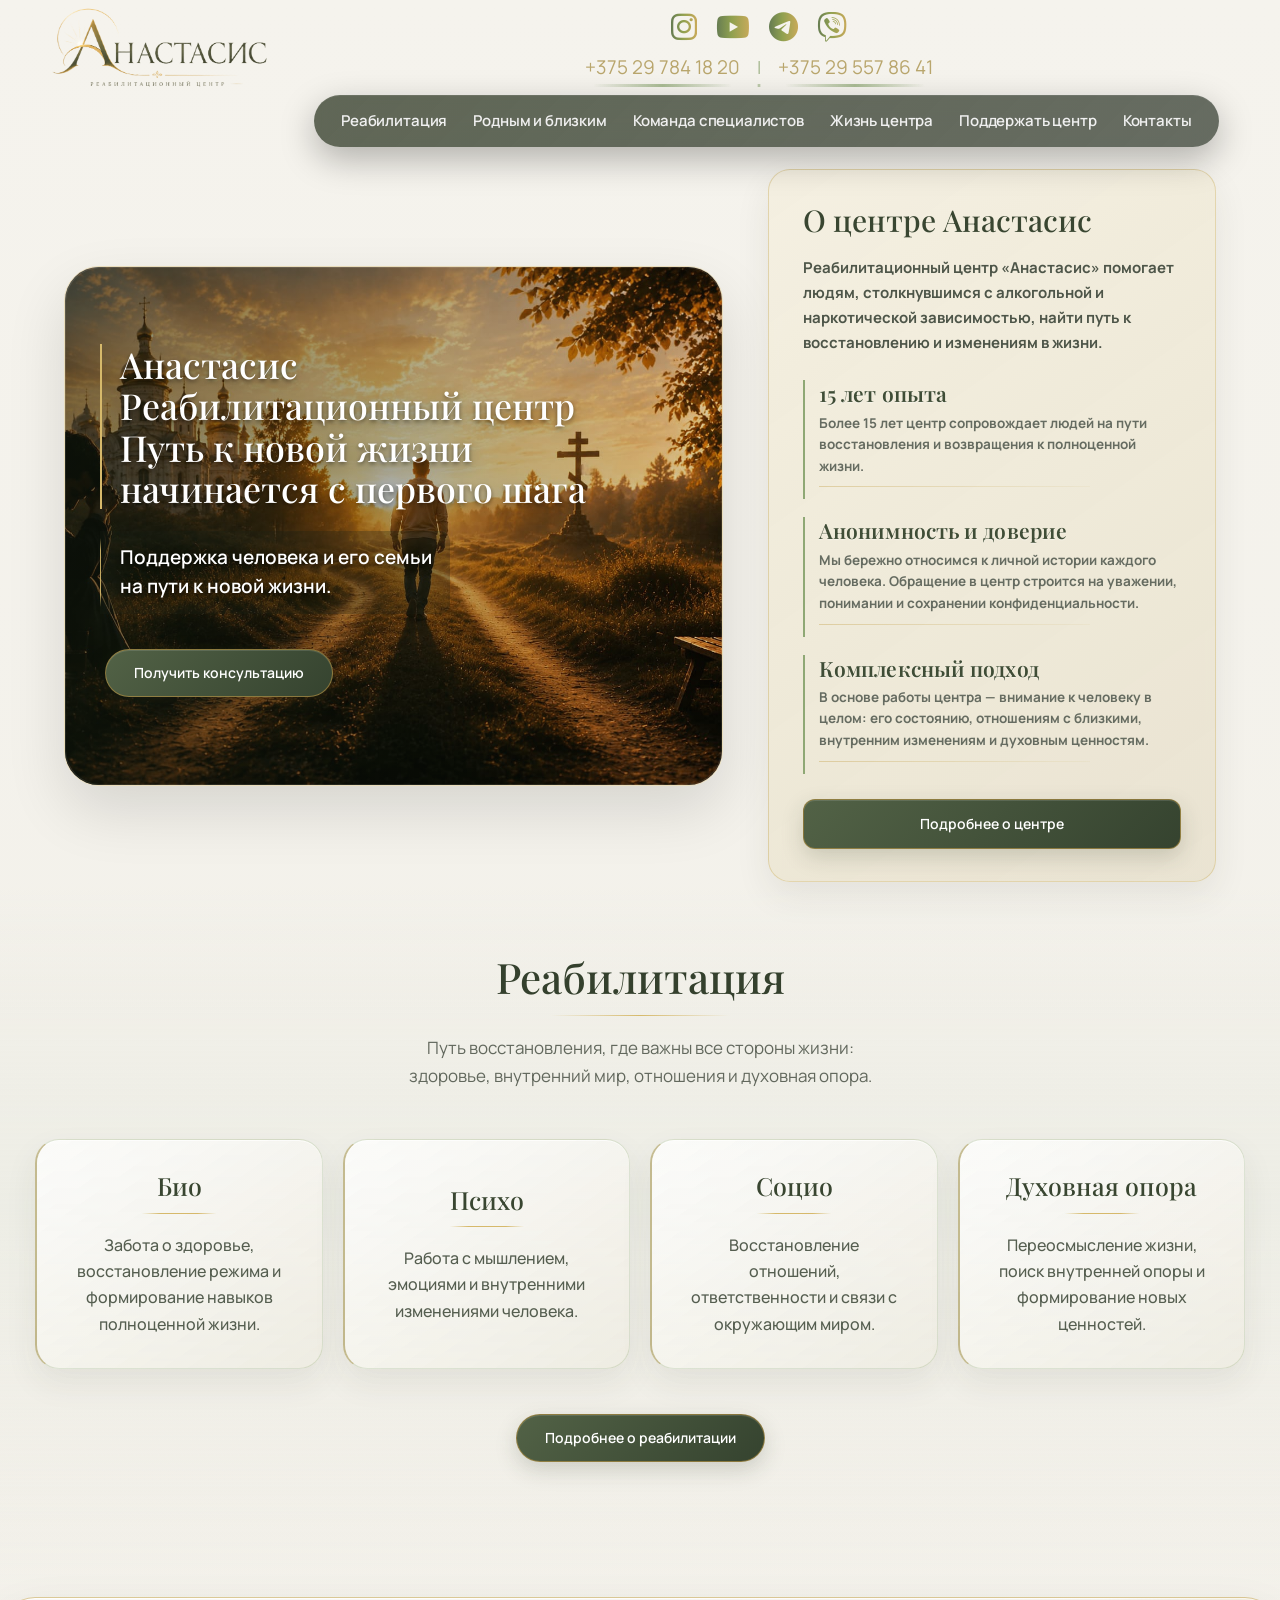
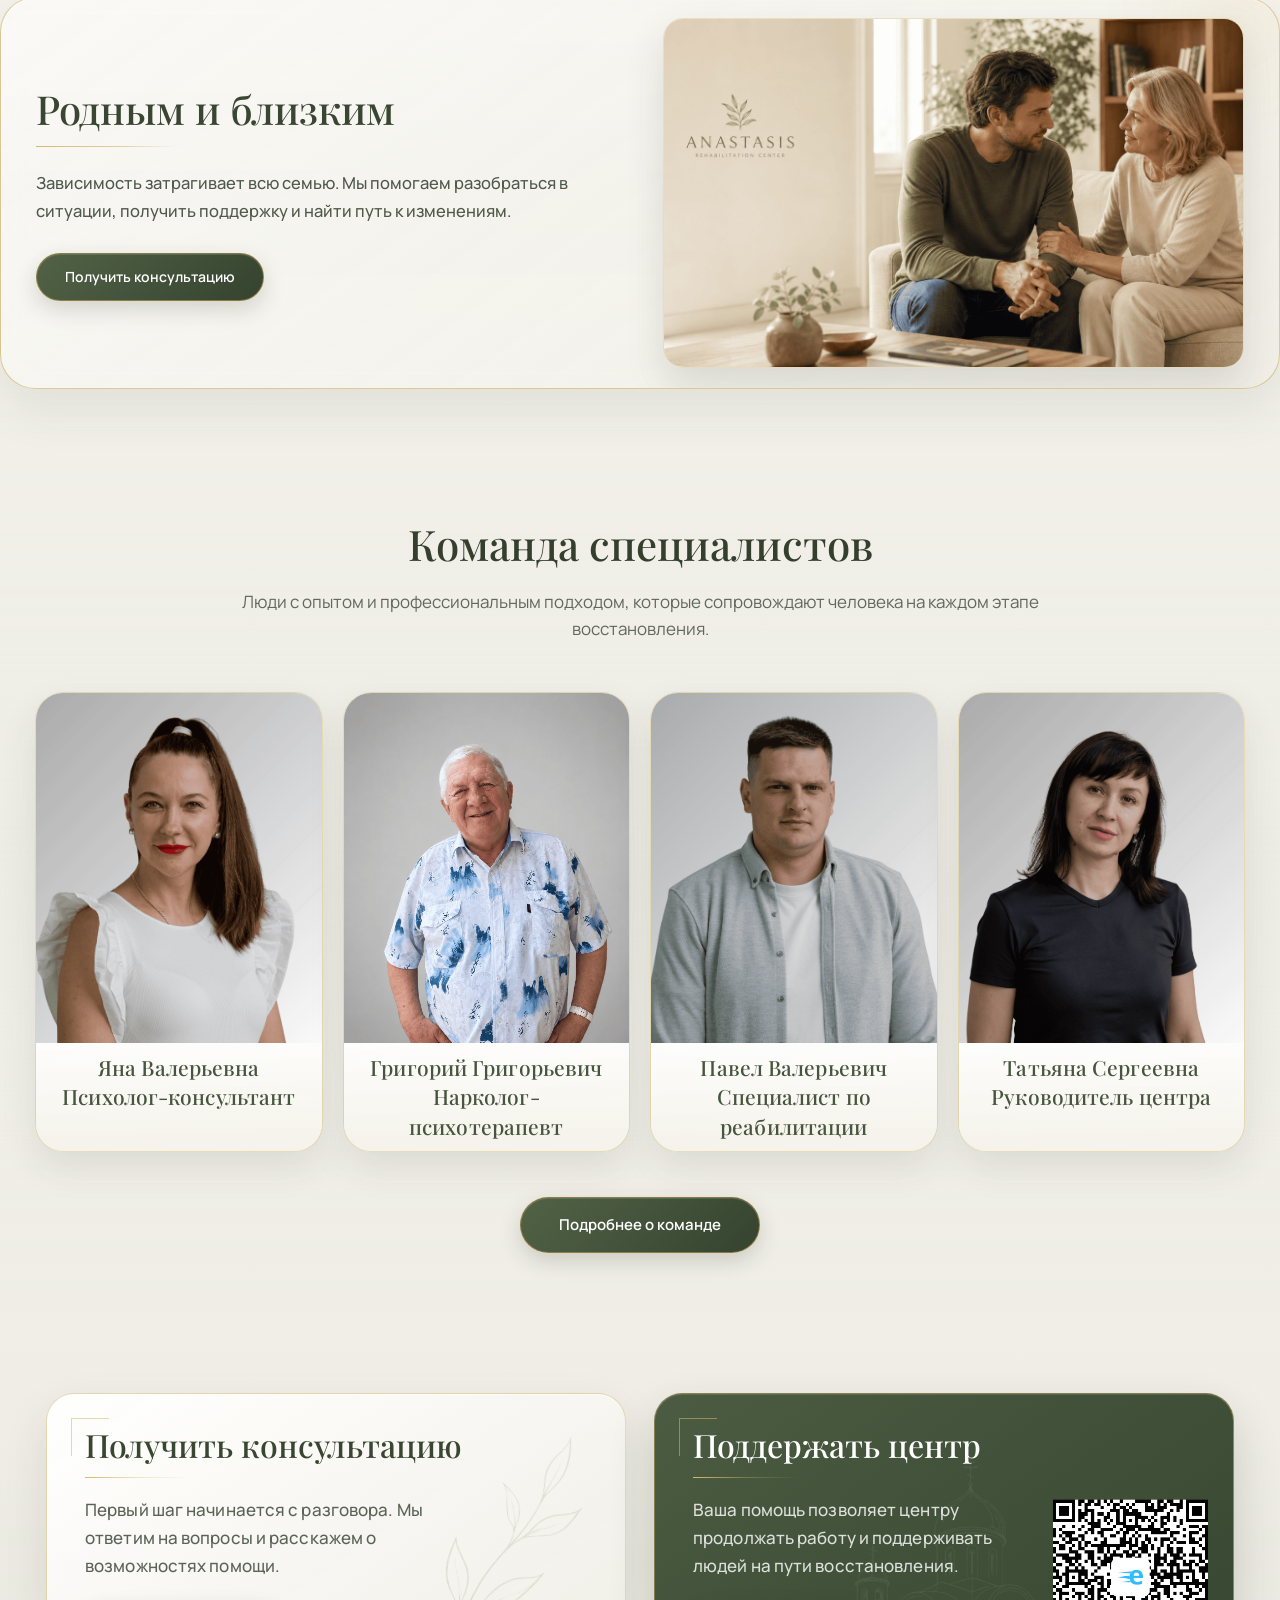
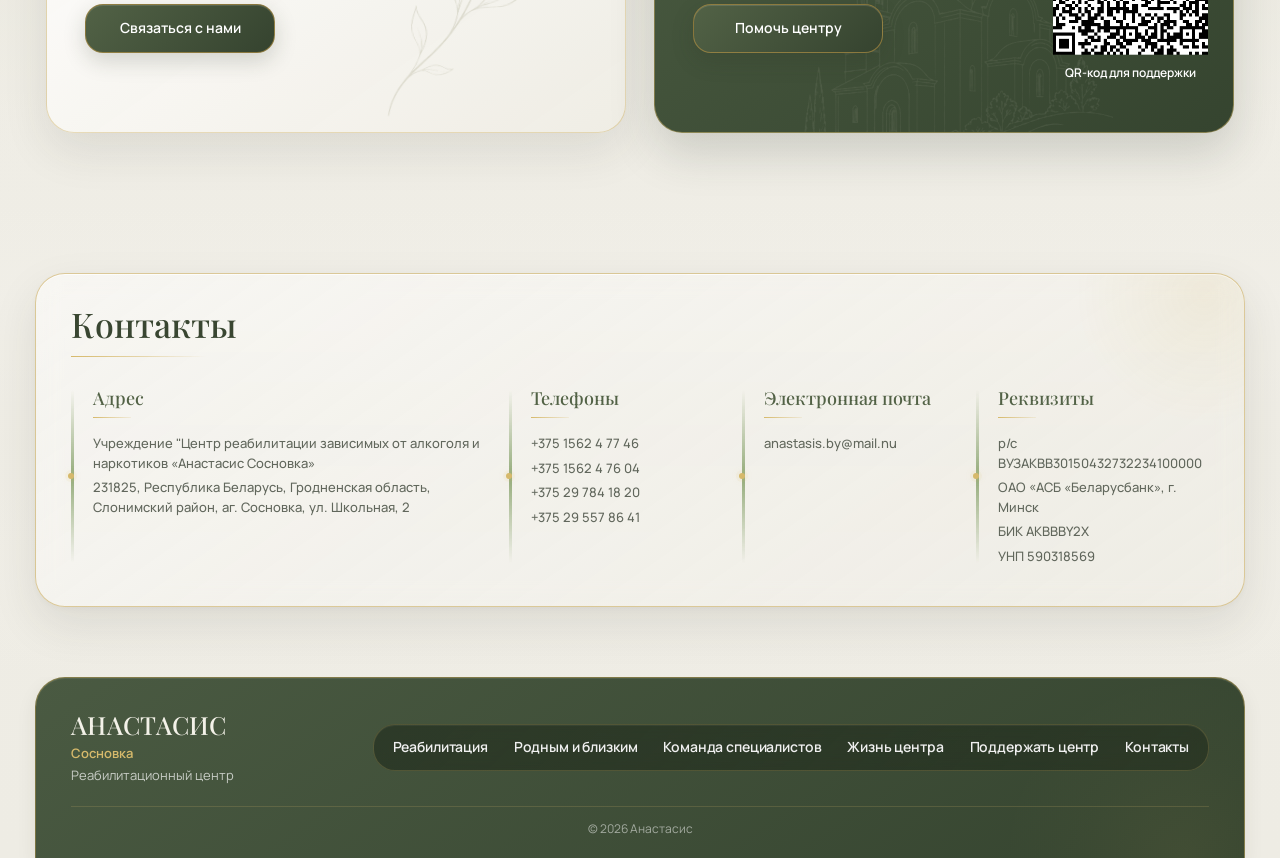
<file: index.html>
<!DOCTYPE html>
<html lang="ru">

<head>

<meta charset="UTF-8">

<meta name="viewport" content="width=device-width, initial-scale=1.0">

<title>Реабилитационный центр «Анастасис» | Помощь зависимым и семьям</title>

<meta name="description" content="Реабилитационный центр «Анастасис». Помощь людям с зависимостью и их близким. Био-психо-социальный и духовный подход к восстановлению.">

<meta name="keywords" content="реабилитационный центр, помощь зависимым, помощь родственникам, 12 шагов, Анастасис">


<link rel="preconnect" href="https://fonts.googleapis.com">
<link rel="preconnect" href="https://fonts.gstatic.com" crossorigin>

<link href="https://fonts.googleapis.com/css2?family=Manrope:wght@400;500;600&family=Playfair+Display:wght@400;500&display=swap" rel="stylesheet">

<link rel="stylesheet" href="https://cdnjs.cloudflare.com/ajax/libs/font-awesome/6.5.2/css/all.min.css">

<link rel="stylesheet" href="css/style.css">
<link rel="stylesheet" href="css/footer.css">
<link rel="stylesheet" href="css/responsive.css">

<link rel="icon" type="image/png" href="images/logo.png">


<meta property="og:title" content="Реабилитационный центр «Анастасис»">

<meta property="og:description" content="Помощь людям с зависимостью и их семьям. Восстановление через био-психо-социальный и духовный подход.">

<meta property="og:type" content="website">

<meta property="og:image" content="images/logo.png">

<meta property="og:locale" content="ru_RU">

<script type="application/ld+json">
{
  "@context": "https://schema.org",
  "@type": "Organization",
  "name": "Реабилитационный центр «Анастасис»",
  "description": "Помощь людям с алкогольной и наркотической зависимостью и их семьям. Био-психо-социальный и духовный подход к восстановлению.",
  "address": {
    "@type": "PostalAddress",
    "streetAddress": "ул. Школьная, 2",
    "addressLocality": "Сосновка",
    "addressRegion": "Гродненская область",
    "postalCode": "231825",
    "addressCountry": "BY"
  },
  "telephone": [
    "+375 29 784 18 20",
    "+375 29 557 86 41",
    "+375 1562 4 77 46",
    "+375 1562 4 76 04"
  ],
  "email": "anastasis.by@mail.nu",
  "url": "https://твой-домен.by"
}
</script>

</head>


<body>


<header class="header">

<div class="container">


<div class="logo">

<img src="images/logo.png" alt="Реабилитационный центр Анастасис">

</div>



<div class="header-right">


<div class="header-social">

<a href="#" target="_blank" aria-label="Instagram">
<i class="fa-brands fa-instagram"></i>
</a>

<a href="#" target="_blank" aria-label="YouTube">
<i class="fa-brands fa-youtube"></i>
</a>

<a href="#" target="_blank" aria-label="Telegram">
<i class="fa-brands fa-telegram"></i>
</a>

<a href="#" target="_blank" aria-label="Viber">
<i class="fa-brands fa-viber"></i>
</a>

</div>



<button class="burger" aria-label="Меню">

<span></span>
<span></span>
<span></span>

</button>



<div class="header-contacts">

<span>
+375 29 784 18 20
</span>

<span class="divider">
|
</span>

<span>
+375 29 557 86 41
</span>

</div>




<nav>


<div class="menu-item">

<a href="#" class="menu-toggle">
Реабилитация
<span class="arrow">⌄</span>
</a>

<div class="submenu">

<a href="pages/alcohol.html">
Алкогольная зависимость
</a>

<a href="pages/drugs.html">
Наркотическая зависимость
</a>

<a href="pages/rehabilitation.html">
Этапы прохождения реабилитации
</a>

</div>

</div>





<div class="menu-item">

<a href="#" class="menu-toggle">
Родным и близким
<span class="arrow">⌄</span>
</a>

<div class="submenu">

<a href="pages/codependency.html">
Что такое созависимость
</a>

<a href="pages/help-family.html">
Как помочь близкому человеку
</a>

<a href="pages/family-consultation.html">
Семейные консультации
</a>

</div>

</div>





<div class="menu-item">

<a href="#" class="menu-toggle">
Команда специалистов
<span class="arrow">⌄</span>
</a>

<div class="submenu">

<a href="pages/specialists.html">
Специалисты центра
</a>

<a href="pages/spiritual.html">
Духовная составляющая
</a>

</div>

</div>





<div class="menu-item">

<a href="#" class="menu-toggle">
Жизнь центра
<span class="arrow">⌄</span>
</a>

<div class="submenu">

<a href="pages/news.html">
Новости центра
</a>

<a href="pages/events.html">
Мероприятия и события
</a>

</div>

</div>





<div class="menu-item">

<a href="#" class="menu-toggle">
Поддержать центр
<span class="arrow">⌄</span>
</a>

<div class="submenu">

<a href="pages/donation.html">
Пожертвование
</a>

<a href="pages/support-other.html">
Другие способы поддержки
</a>

</div>

</div>





<div class="menu-item">

<a href="#" class="menu-toggle">
Контакты
<span class="arrow">⌄</span>
</a>

<div class="submenu">

<a href="pages/contacts.html">
Телефоны / Карта проезда
</a>

<a href="pages/contact-form.html">
Форма обратной связи
</a>

</div>

</div>
<div class="mobile-social">

<p>
Мы в социальных сетях
</p>

<div class="mobile-social-icons">

<a href="#" aria-label="Instagram">
<i class="fa-brands fa-instagram"></i>
</a>

<a href="#" aria-label="YouTube">
<i class="fa-brands fa-youtube"></i>
</a>

<a href="#" aria-label="Telegram">
<i class="fa-brands fa-telegram"></i>
</a>

<a href="#" aria-label="Viber">
<i class="fa-brands fa-viber"></i>
</a>

</div>

</nav>

</div> <!-- header-right -->

</div> <!-- container -->

</header>


<section class="top">


<div class="top-left">


<div class="hero">


<div class="hero-bg bg1 active"></div>

<div class="hero-bg bg2"></div>

<div class="hero-bg bg3"></div>


<div class="overlay"></div>


<div class="hero-content">


<h1>
<span class="hero-letter">А</span>настасис<br>

<span>
Реабилитационный центр<br>
Путь к новой жизни начинается с первого шага
</span>

</h1>

<p class="about-quote">
Поддержка человека и его семьи<br>
на пути к новой жизни.
</p>


<a href="#contact" class="button">
Получить консультацию
</a>


</div>


</div>


</div>





<div class="top-right">


<div class="about-preview">


<h2>
О центре Анастасис
</h2>


<p>
<strong> Реабилитационный центр «Анастасис» помогает людям,
столкнувшимся с алкогольной и наркотической зависимостью,
найти путь к восстановлению и изменениям в жизни.</strong>
</p>



<div class="about-points">


<div>

<h3>
15 лет опыта
</h3>

<p>
<strong> Более 15 лет центр сопровождает людей на пути восстановления и возвращения к полноценной жизни.</strong>
</p>

</div>



<div>

<h3>
Анонимность и доверие
</h3>

<p>
<strong> Мы бережно относимся к личной истории каждого человека.
Обращение в центр строится на уважении, понимании
и сохранении конфиденциальности.</strong>
</p>

</div>



<div>

<h3>
Комплексный подход
</h3>

<p>
<strong> В основе работы центра — внимание к человеку в целом:
его состоянию, отношениям с близкими,
внутренним изменениям и духовным ценностям.</strong>
</p>

</div>


</div>

<a href="pages/events.html" class="button">
    Подробнее о центре
</a>


</div>


</div>


</section>

<!-- REHABILITATION -->

<section id="rehab" class="section">

<div class="container">


<div class="section-header">

<h2>
Реабилитация
</h2>


<p>
Путь восстановления, где важны все стороны жизни:
<br>
здоровье, внутренний мир, отношения и духовная опора.
</p>
</div>



<div class="rehab-cards">


<a href="pages/rehabilitation.html" class="rehab-card approach-card">

<h3>
Био
</h3>

<p>
Забота о здоровье, восстановление режима и формирование навыков полноценной жизни.
</p>

</a>




<a href="pages/rehabilitation.html" class="rehab-card approach-card">
<h3>
Психо
</h3>

<p>
Работа с мышлением, эмоциями и внутренними изменениями человека.
</p>

</a>




<a href="pages/rehabilitation.html" class="rehab-card approach-card">

<h3>
Социо
</h3>

<p>
Восстановление отношений, ответственности и связи с окружающим миром.
</p>

</a>




<a href="pages/rehabilitation.html" class="rehab-card approach-card">

<h3>
Духовная опора
</h3>

<p>
Переосмысление жизни, поиск внутренней опоры и формирование новых ценностей.
</p>

</a>


</div>



<a href="pages/rehabilitation.html" class="button rehab-main-button">
    Подробнее о реабилитации
</a>



</div>

</section>





<!-- FAMILY -->


<section id="family" class="section">


<div class="container">


<div class="grid">


<div>

<h2>
Родным и близким
</h2>


<p>
Зависимость затрагивает всю семью. Мы помогаем разобраться в ситуации, получить поддержку и найти путь к изменениям.
</p>


<a href="pages/family-consultation.html" class="button">
    Получить консультацию
</a>


</div>



<div>

<img src="images/family.png" 
alt="Поддержка семьи в реабилитационном центре"
loading="lazy">

</div>


</div>


</div>


</section>





<!-- TEAM -->


<section id="team" class="section">


<div class="container">


<div class="section-header">

<h2>
Команда специалистов
</h2>

<p class="team-intro">
Люди с опытом и профессиональным подходом,
которые сопровождают человека
на каждом этапе восстановления.
</p>

</div>



<div class="rehab-cards team-cards">


<div class="rehab-card">

<img src="images/team-psychologist.png" 
alt="Психолог-консультант реабилитационного центра"
loading="lazy">

<h3>
Яна Валерьевна<br>
Психолог-консультант
</h3>

</div>

<div class="rehab-card">

<img src="images/team-specialist.png" 
alt="Специалист реабилитационного центра"
loading="lazy">

<h3>
Григорий Григорьевич<br>
Нарколог-психотерапевт
</h3>

</div>


<div class="rehab-card">

<img src="images/team-consultant.png" 
alt="Специалист по реабилитации"
loading="lazy">

<h3>
Павел Валерьевич<br>
Специалист по реабилитации
</h3>

</div>




<div class="rehab-card">

<img src="images/team-director.png" 
alt="Руководитель центра Анастасис"
loading="lazy">

<h3>
Татьяна Сергеевна<br>
Руководитель центра
</h3>

</div>


</div>



<a href="pages/specialists.html" class="button rehab-main-button">
    Подробнее о команде
</a>

</div>


</section>

<!-- CTA -->

<section class="cta">

    <div class="container">

        <div class="cta-grid">

            <!-- ПОЛУЧИТЬ КОНСУЛЬТАЦИЮ -->

            <div class="cta-box">

              

              <h2>
                    Получить консультацию
                </h2>

                <p>
                    Первый шаг начинается с разговора. Мы ответим на вопросы и расскажем о возможностях помощи.
                </p>

               <a href="pages/contacts.html" class="button">
                            Связаться с нами
</a>

            </div>


            <!-- ПОДДЕРЖАТЬ ЦЕНТР -->

            <div id="support" class="cta-box support-box">

                

                <h2>
                    Поддержать центр
                </h2>

                <p>
                    Ваша помощь позволяет центру продолжать работу и поддерживать людей на пути восстановления.
                </p>

                <a href="pages/donation.html" class="button">
                       Помочь центру
                                </a>
                <div class="support-qr">

                    <img src="images/support-qr.png"
                         alt="QR код для поддержки центра"
                         loading="lazy">

                    <p>
                        QR-код для поддержки
                    </p>

                </div>

            </div>

        </div>

    </div>

</section>

<!-- CONTACT -->

<section id="contact" class="section">


<div class="container">


<div class="contact-grid">


<div class="contact-info">


<h2>
Контакты
</h2>



<div class="contact-items">



<div class="contact-item">

<h3>
Адрес
</h3>

<p>
Учреждение "Центр реабилитации зависимых от алкоголя и наркотиков «Анастасис Сосновка»
</p>

<p>
231825, Республика Беларусь, Гродненская область,
<br>
Слонимский район, аг. Сосновка, ул. Школьная, 2
</p>

</div>




<div class="contact-item">

<h3>
Телефоны
</h3>

<p>
+375 1562 4 77 46
</p>

<p>
+375 1562 4 76 04
</p>

<p>
+375 29 784 18 20
</p>

<p>
+375 29 557 86 41
</p>

</div>




<div class="contact-item">

<h3>
Электронная почта
</h3>

<p>
anastasis.by@mail.nu
</p>

</div>




<div class="contact-item">

<h3>
Реквизиты
</h3>

<p>
р/с ВУЗАКВВ30150432732234100000
</p>

<p>
ОАО «АСБ «Беларусбанк», г. Минск
</p>

<p>
БИК АКВВВY2Х
</p>

<p>
УНП 590318569
</p>

</div>



</div>


</div>


</div>


</div>


</section>



<!-- FOOTER -->


<footer class="footer">


<div class="container">


<div class="footer-top">


<div>

<h3>
АНАСТАСИС
</h3>

<span class="footer-place">
Сосновка
</span>

<p>
Реабилитационный центр
</p>
</div>




<nav class="footer-menu">


<a href="#rehab">
Реабилитация
</a>


<a href="#family">
Родным и близким
</a>


<a href="#team">
Команда специалистов
</a>


<a href="pages/events.html">
Жизнь центра
</a>


<a href="pages/donation.html">
Поддержать центр
</a>

<a href="pages/contacts.html">
Контакты
</a>



</nav>



</div>




<div class="copyright">

© 2026 Анастасис

</div>



</div>


</footer>





<script src="js/script.js"></script>


</body>

</html>
</file>
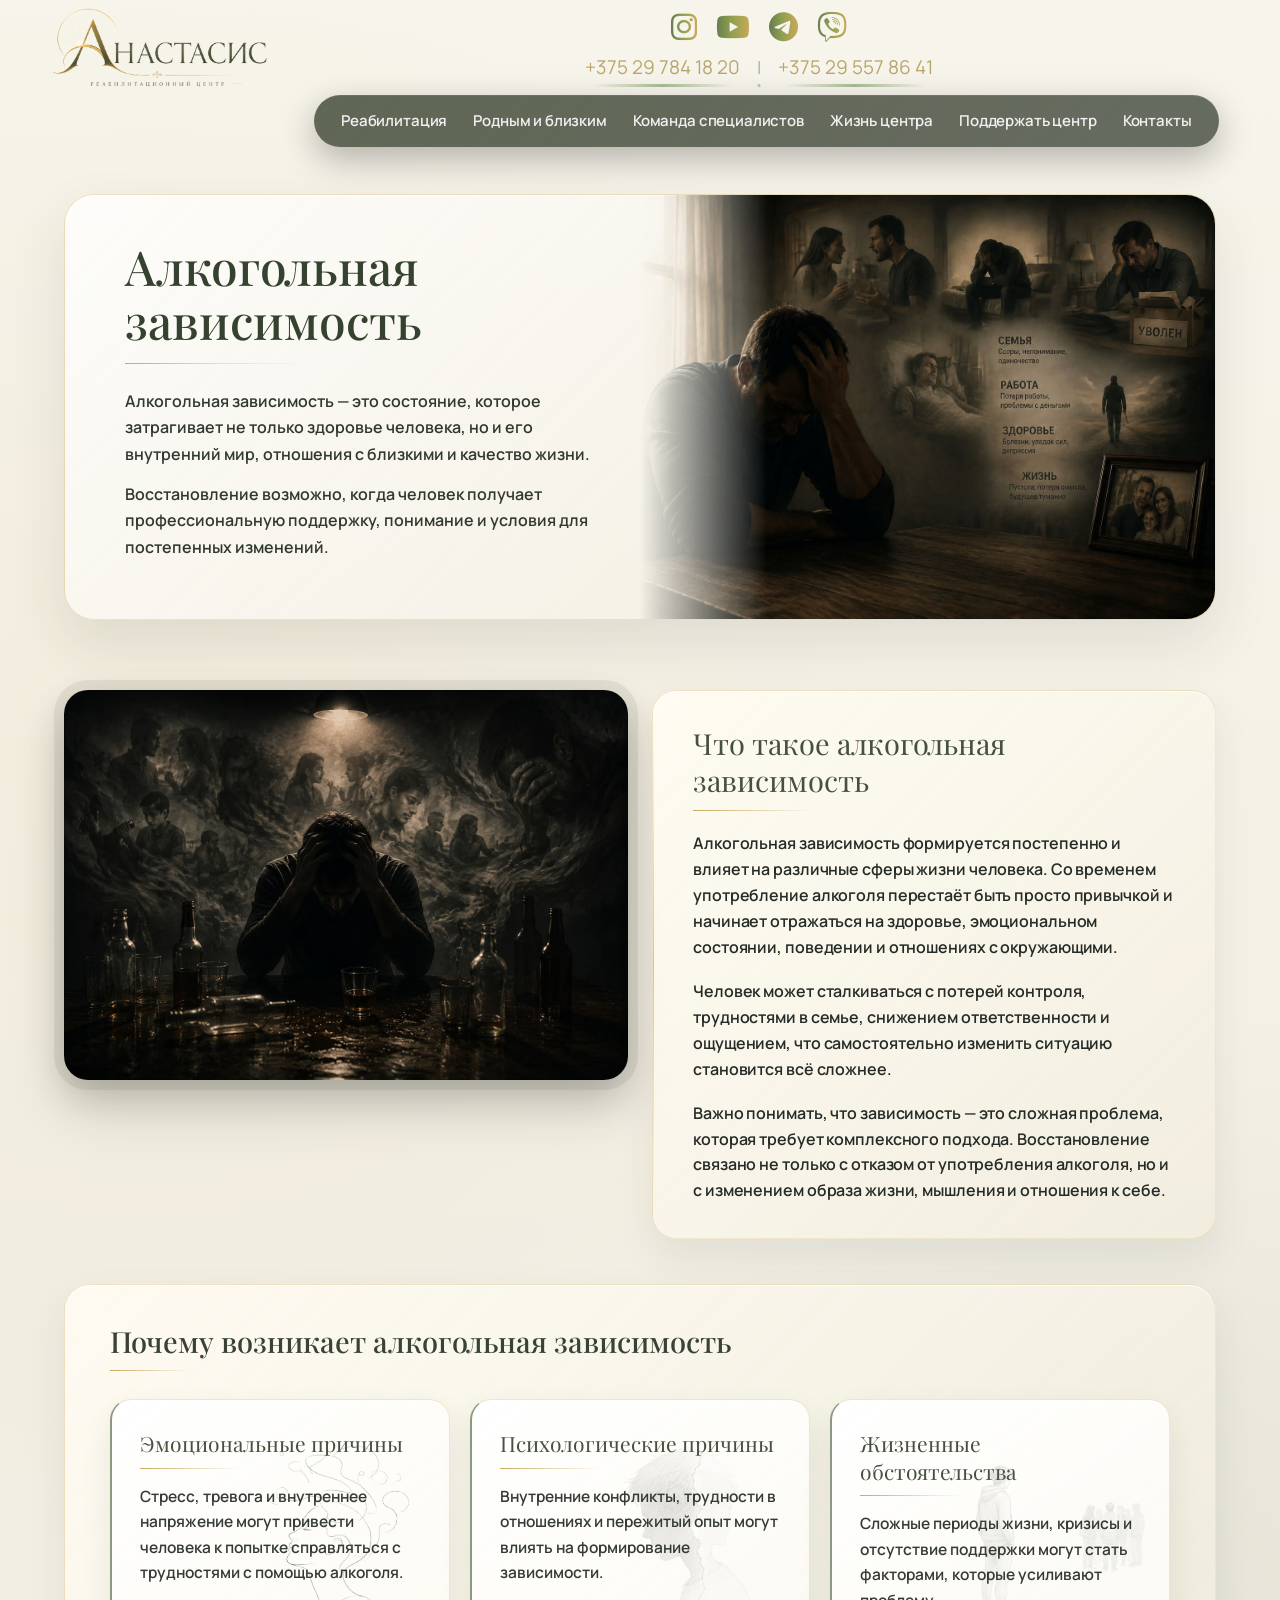
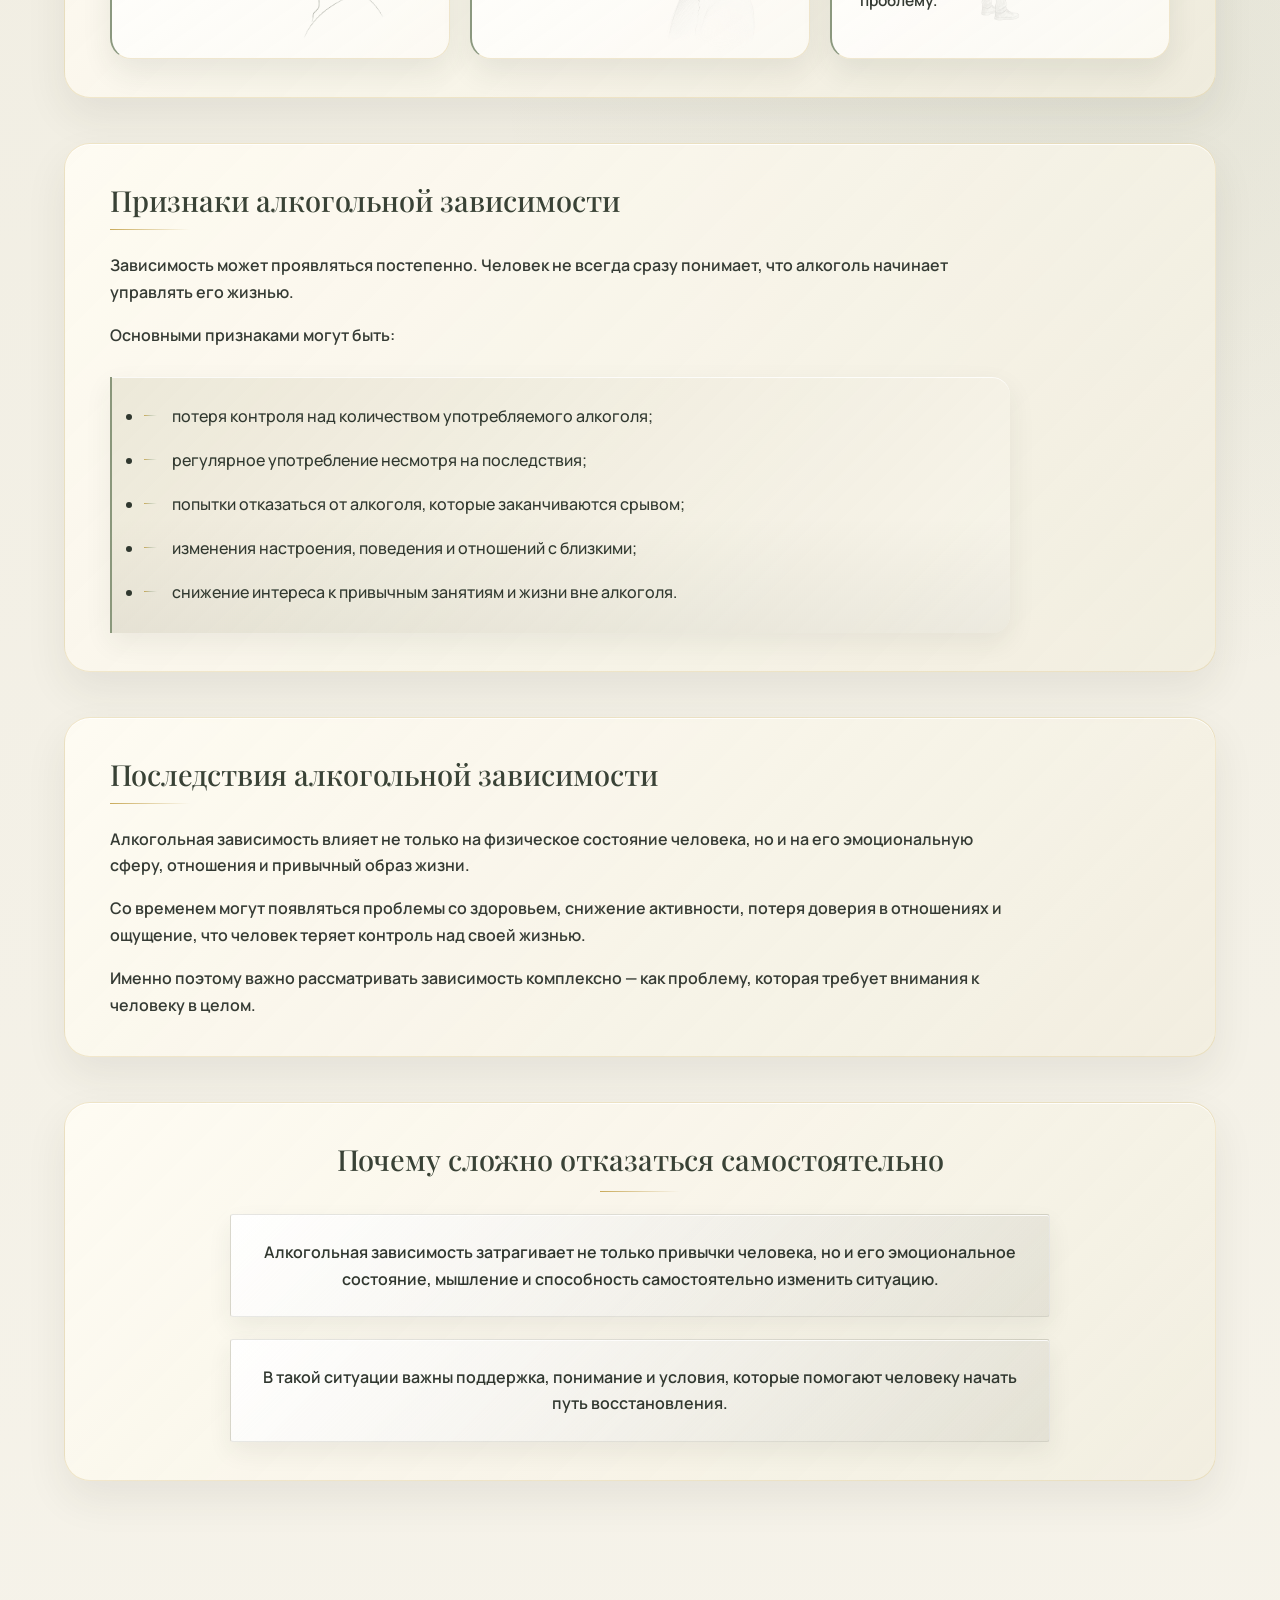
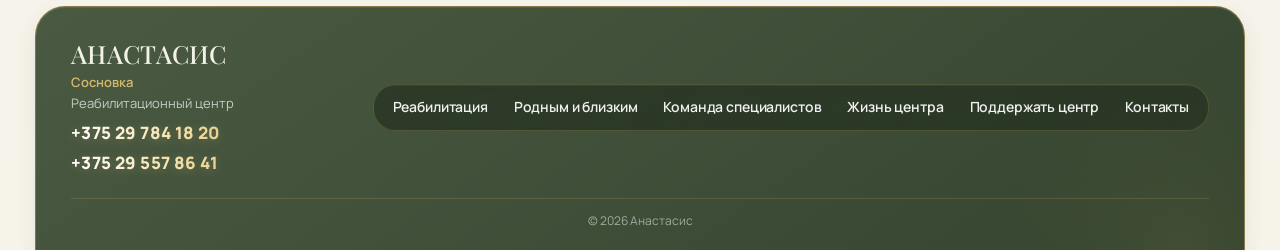
<file: pages/alcohol.html>
<!DOCTYPE html>
<html lang="ru">

<head>

<meta charset="UTF-8">

<meta name="viewport" content="width=device-width, initial-scale=1.0">

<title>Алкогольная зависимость | Реабилитационный центр «Анастасис»</title>

<meta name="description" content="Помощь при алкогольной зависимости. Реабилитация, восстановление и поддержка человека и его семьи в центре «Анастасис».">


<link rel="preconnect" href="https://fonts.googleapis.com">
<link rel="preconnect" href="https://fonts.gstatic.com" crossorigin>

<link href="https://fonts.googleapis.com/css2?family=Manrope:wght@400;500;600&family=Playfair+Display:wght@400;500&display=swap" rel="stylesheet">

<link rel="stylesheet" href="https://cdnjs.cloudflare.com/ajax/libs/font-awesome/6.5.2/css/all.min.css">

<link rel="stylesheet" href="../css/style.css">
<link rel="stylesheet" href="../css/footer.css">
<link rel="stylesheet" href="../css/responsive.css">
</head>


<body class="inner-page">

<header class="header">

<div class="container">


<a href="../index.html" class="logo">

<img src="../images/logo.png" alt="Реабилитационный центр Анастасис">

</a>



<div class="header-right">


<div class="header-social">

<a href="#" target="_blank" aria-label="Instagram">
<i class="fa-brands fa-instagram"></i>
</a>

<a href="#" target="_blank" aria-label="YouTube">
<i class="fa-brands fa-youtube"></i>
</a>

<a href="#" target="_blank" aria-label="Telegram">
<i class="fa-brands fa-telegram"></i>
</a>

<a href="#" target="_blank" aria-label="Viber">
<i class="fa-brands fa-viber"></i>
</a>

</div>

<button class="burger" aria-label="Меню">

<span></span>
<span></span>
<span></span>

</button>



<div class="header-contacts">

<span>
+375 29 784 18 20
</span>

<span class="divider">
|
</span>

<span>
+375 29 557 86 41
</span>

</div>


<nav>


<div class="menu-item">

<a href="#" class="menu-toggle">
Реабилитация
<span class="arrow">⌄</span>
</a>

<div class="submenu">

<a href="alcohol.html">
Алкогольная зависимость
</a>

<a href="drugs.html">
Наркотическая зависимость
</a>

<a href="rehabilitation.html">
Этапы прохождения реабилитации
</a>

</div>

</div>




<div class="menu-item">

<a href="#" class="menu-toggle">
Родным и близким
<span class="arrow">⌄</span>
</a>

<div class="submenu">

<a href="codependency.html">
Что такое созависимость
</a>

<a href="help-family.html">
Как помочь близкому человеку
</a>

<a href="family-consultation.html">
Семейные консультации
</a>

</div>

</div>




<div class="menu-item">

<a href="#" class="menu-toggle">
Команда специалистов
<span class="arrow">⌄</span>
</a>

<div class="submenu">

<a href="specialists.html">
Специалисты центра
</a>

<a href="spiritual.html">
Духовная составляющая
</a>

</div>

</div>




<div class="menu-item">

<a href="#" class="menu-toggle">
Жизнь центра
<span class="arrow">⌄</span>
</a>

<div class="submenu">

<a href="news.html">
Новости центра
</a>

<a href="events.html">
Мероприятия и события
</a>

</div>

</div>




<div class="menu-item">

<a href="#" class="menu-toggle">
Поддержать центр
<span class="arrow">⌄</span>
</a>

<div class="submenu">

<a href="donation.html">
Пожертвование
</a>

<a href="support-other.html">
Другие способы поддержки
</a>

</div>

</div>




<div class="menu-item">

<a href="#" class="menu-toggle">
Контакты
<span class="arrow">⌄</span>
</a>

<div class="submenu">

<a href="contacts.html">
Телефоны / Карта проезда
</a>

<a href="contact-form.html">
Форма обратной связи
</a>

</div>

</div>

</div>

<div class="mobile-social">

<p>
Мы в социальных сетях
</p>

<div class="mobile-social-icons">

<a href="#" aria-label="Instagram">
<i class="fa-brands fa-instagram"></i>
</a>

<a href="#" aria-label="YouTube">
<i class="fa-brands fa-youtube"></i>
</a>

<a href="#" aria-label="Telegram">
<i class="fa-brands fa-telegram"></i>
</a>

<a href="#" aria-label="Viber">
<i class="fa-brands fa-viber"></i>
</a>

</div>

</div>

</nav>


</div> <!-- header-right -->


</div> <!-- container -->


</header>


<section class="inner-hero">


<div>

<h1>
Алкогольная зависимость
</h1>


<p>
Алкогольная зависимость — это состояние, которое затрагивает не только здоровье человека,
но и его внутренний мир, отношения с близкими и качество жизни.
</p>

<p>
Восстановление возможно, когда человек получает профессиональную поддержку,
понимание и условия для постепенных изменений.
</p>


</div>



<img src="../images/alcohol-rehab.jpg" 
alt="Реабилитация при алкогольной зависимости">

</section>




<section class="inner-content">


<div class="info-block">

<div class="info-split">


<img src="../images/alcohol-problem.jpg"
alt="Человек размышляет о проблеме алкогольной зависимости"
class="info-split-image">



<div class="info-text">

<h2>
Что такое алкогольная зависимость
</h2>

<p>
Алкогольная зависимость формируется постепенно и влияет на различные сферы жизни человека.
Со временем употребление алкоголя перестаёт быть просто привычкой и начинает отражаться
на здоровье, эмоциональном состоянии, поведении и отношениях с окружающими.
</p>

<p>
Человек может сталкиваться с потерей контроля, трудностями в семье, снижением ответственности
и ощущением, что самостоятельно изменить ситуацию становится всё сложнее.
</p>

<p>
Важно понимать, что зависимость — это сложная проблема, которая требует комплексного подхода.
Восстановление связано не только с отказом от употребления алкоголя, но и с изменением образа жизни,
мышления и отношения к себе.
</p>

</div>


</div>

</div>

<div class="info-block">

<h2>
Почему возникает алкогольная зависимость
</h2>


<div class="info-cards alcohol-causes">


<div class="info-card">

<h3>
Эмоциональные причины
</h3>

<p>
Стресс, тревога и внутреннее напряжение могут привести человека
к попытке справляться с трудностями с помощью алкоголя.
</p>

</div>



<div class="info-card">

<h3>
Психологические причины
</h3>

<p>
Внутренние конфликты, трудности в отношениях и пережитый опыт
могут влиять на формирование зависимости.
</p>

</div>



<div class="info-card">

<h3>
Жизненные обстоятельства
</h3>

<p>
Сложные периоды жизни, кризисы и отсутствие поддержки могут стать
факторами, которые усиливают проблему.
</p>

</div>


</div>

</div>





<div class="info-block">

<h2>
Признаки алкогольной зависимости
</h2>


<p>
Зависимость может проявляться постепенно. Человек не всегда сразу
понимает, что алкоголь начинает управлять его жизнью.
</p>


<p>
Основными признаками могут быть:
</p>


<ul>

<li>
потеря контроля над количеством употребляемого алкоголя;
</li>

<li>
регулярное употребление несмотря на последствия;
</li>

<li>
попытки отказаться от алкоголя, которые заканчиваются срывом;
</li>

<li>
изменения настроения, поведения и отношений с близкими;
</li>

<li>
снижение интереса к привычным занятиям и жизни вне алкоголя.
</li>

</ul>


</div>




<div class="info-block">

<h2>
Последствия алкогольной зависимости
</h2>


<p>
Алкогольная зависимость влияет не только на физическое состояние человека,
но и на его эмоциональную сферу, отношения и привычный образ жизни.
</p>


<p>
Со временем могут появляться проблемы со здоровьем, снижение активности,
потеря доверия в отношениях и ощущение, что человек теряет контроль над своей жизнью.
</p>


<p>
Именно поэтому важно рассматривать зависимость комплексно —
как проблему, которая требует внимания к человеку в целом.
</p>


</div>

<div class="info-block">

<h2>
Почему сложно отказаться самостоятельно
</h2>


<p>
Алкогольная зависимость затрагивает не только привычки человека,
но и его эмоциональное состояние, мышление и способность самостоятельно
изменить ситуацию.
</p>


<p>
В такой ситуации важны поддержка, понимание и условия,
которые помогают человеку начать путь восстановления.
</p>


</div>

</section>
<!-- FOOTER -->


<footer class="footer">


<div class="container">


<div class="footer-top">


<div>

<h3>
АНАСТАСИС
</h3>

<span class="footer-place">
Сосновка
</span>

<p>
Реабилитационный центр
</p>


<div class="footer-contacts">

<span>
+375 29 784 18 20
</span>

<span>
+375 29 557 86 41
</span>

</div>


</div>



<nav class="footer-menu">

    <a href="#top">
        Реабилитация
    </a>

    <a href="#top">
        Родным и близким
    </a>

    <a href="#top">
        Команда специалистов
    </a>

    <a href="#top">
        Жизнь центра
    </a>

    <a href="#top">
        Поддержать центр
    </a>

    <a href="#top">
        Контакты
    </a>

</nav>

</div>


<div class="copyright">

© 2026 Анастасис

</div>


</div>


</footer>

<script src="../js/script.js"></script>


</body>

</html>
</file>
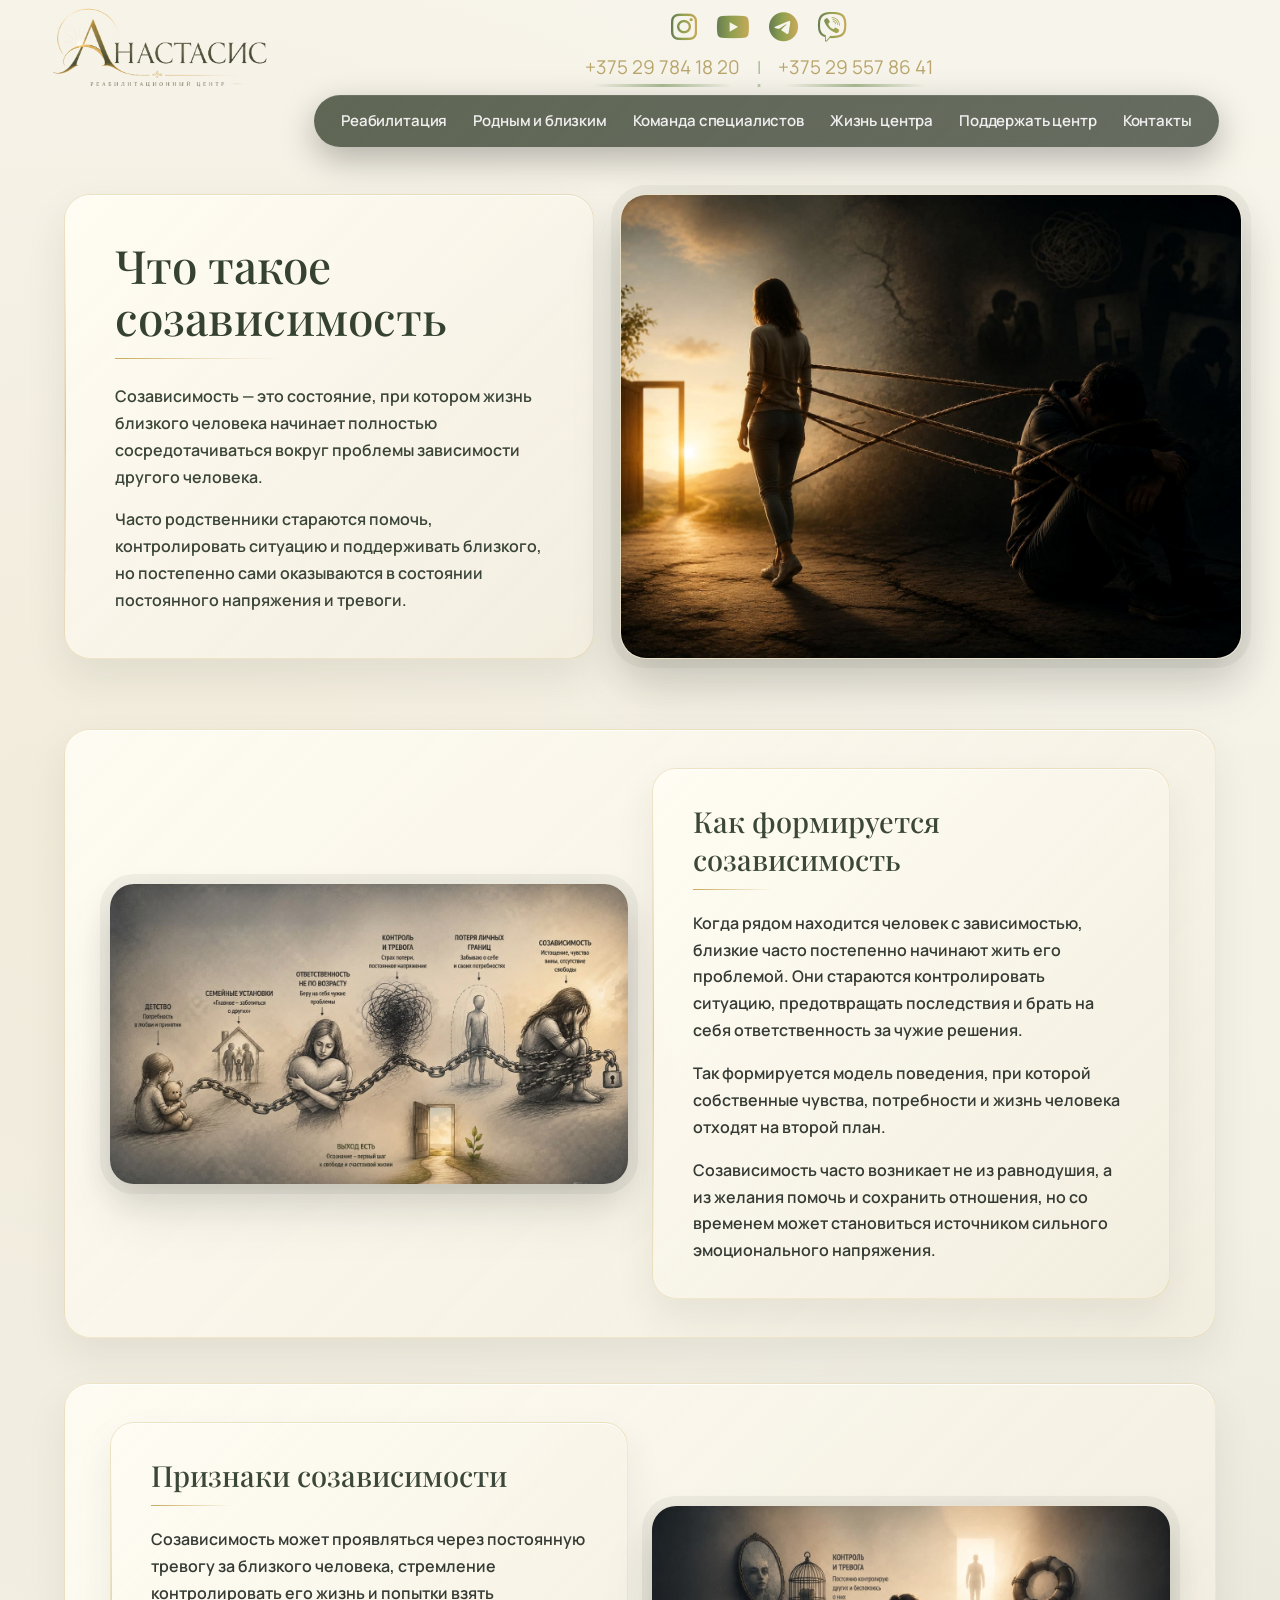
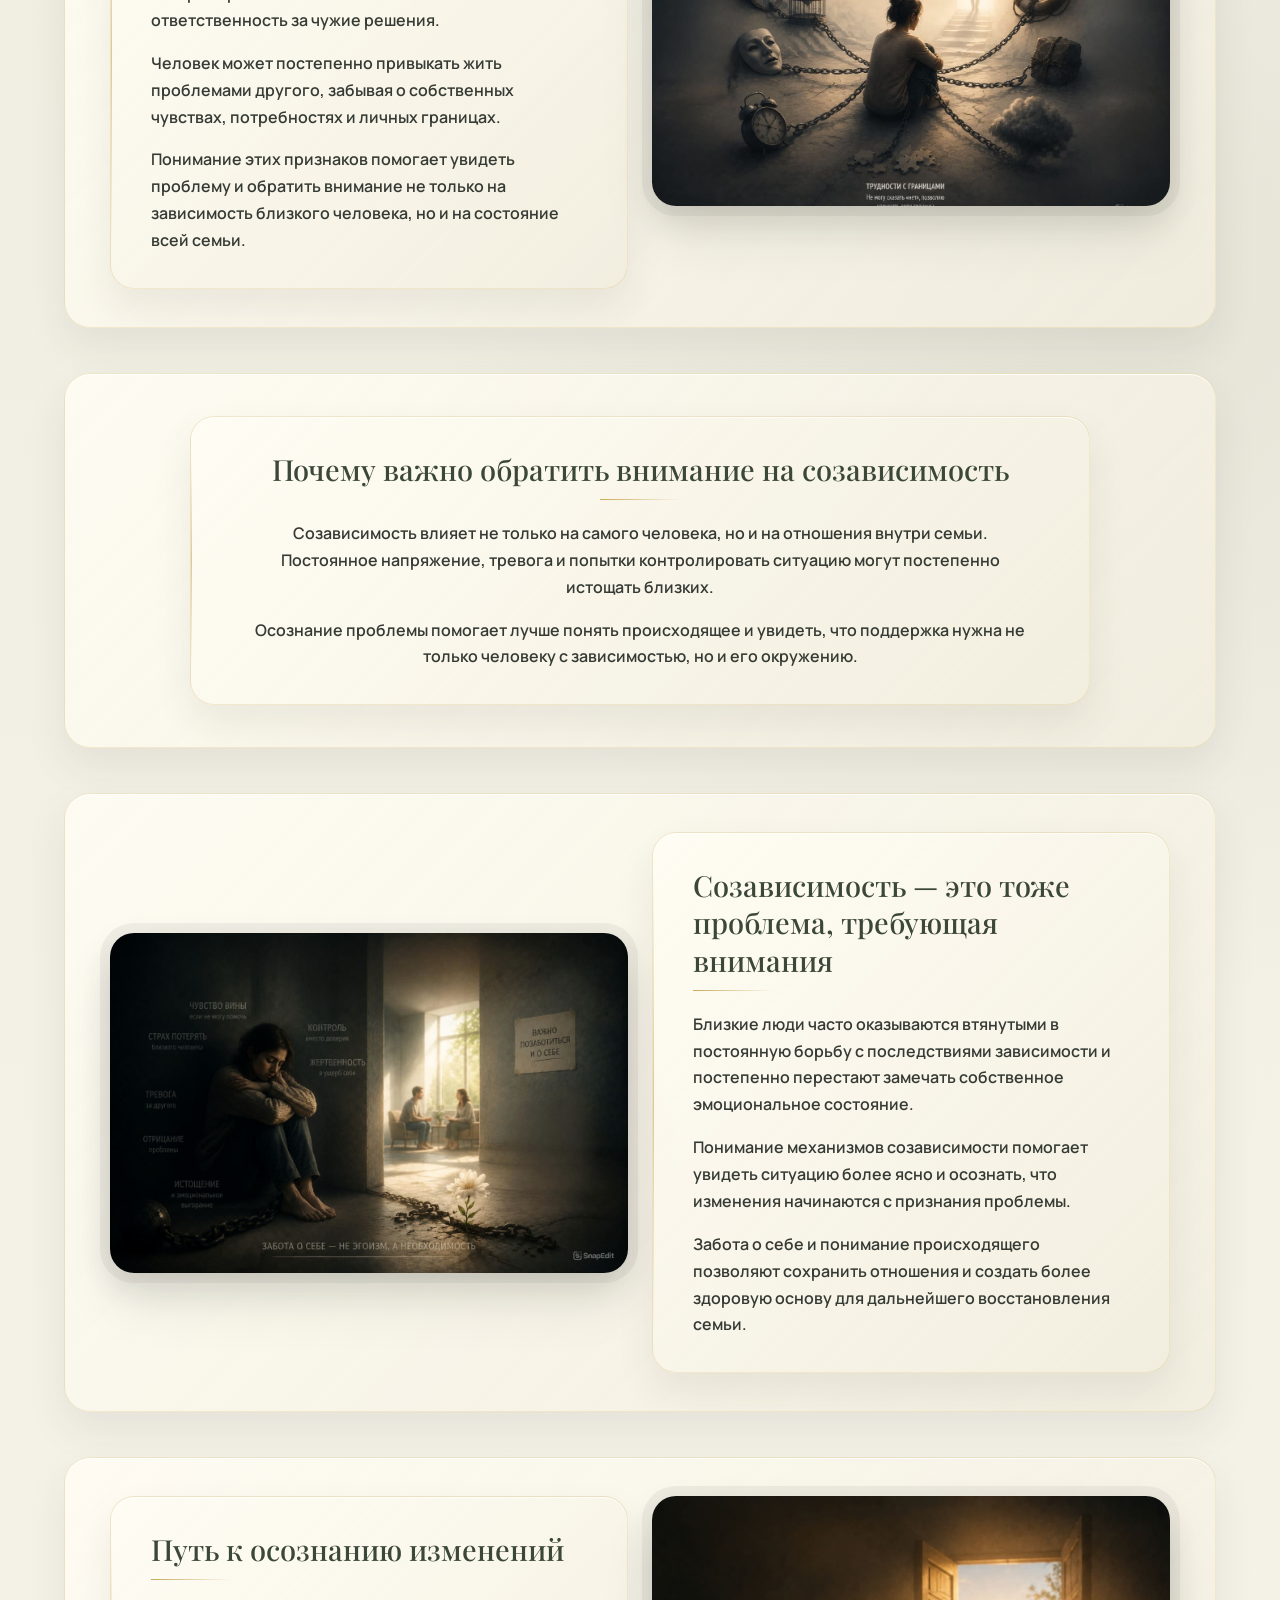
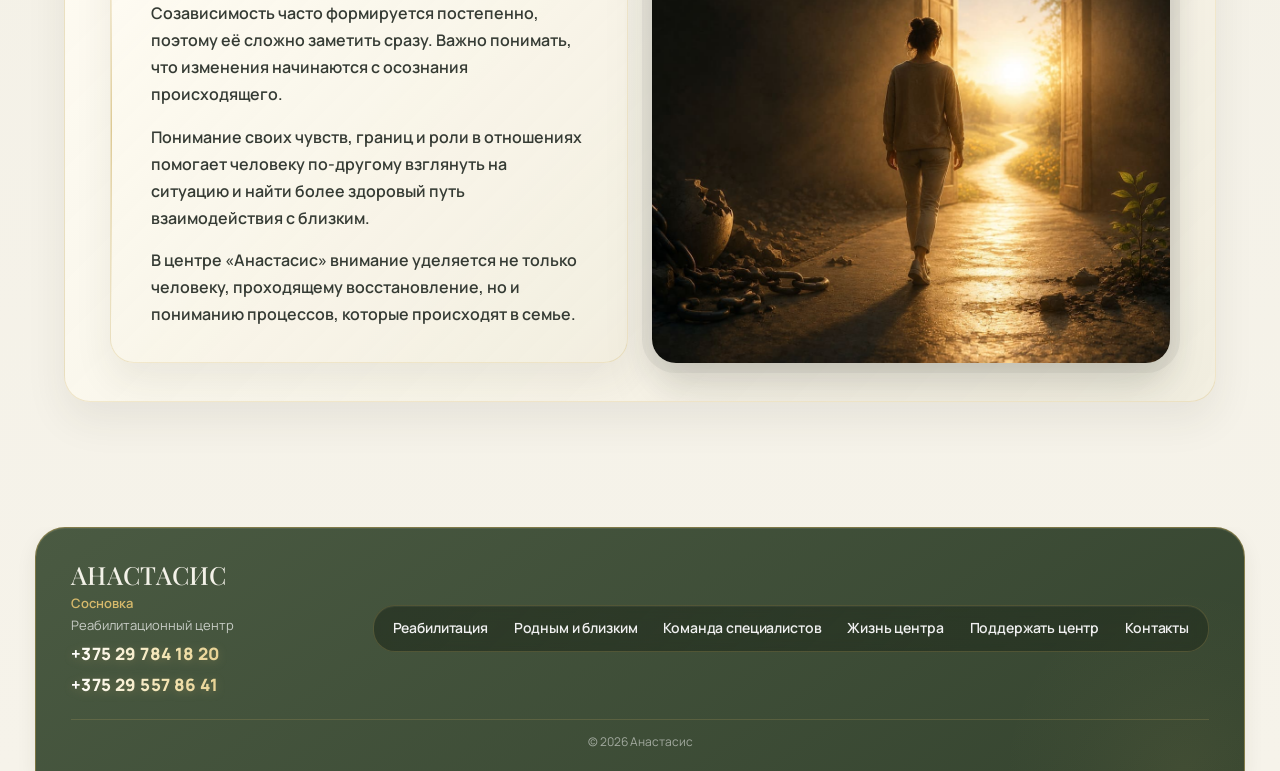
<file: pages/codependency.html>
<!DOCTYPE html>
<html lang="ru">

<head>

<meta charset="UTF-8">

<meta name="viewport" content="width=device-width, initial-scale=1.0">

<title>Что такое созависимость | Реабилитационный центр «Анастасис»</title>

<meta name="description" content="Что такое созависимость, как она проявляется и почему важно обратить внимание на состояние близких людей человека с зависимостью.">


<link rel="preconnect" href="https://fonts.googleapis.com">
<link rel="preconnect" href="https://fonts.gstatic.com" crossorigin>

<link href="https://fonts.googleapis.com/css2?family=Manrope:wght@400;500;600&family=Playfair+Display:wght@400;500&display=swap" rel="stylesheet">

<link rel="stylesheet" href="https://cdnjs.cloudflare.com/ajax/libs/font-awesome/6.5.2/css/all.min.css">

<link rel="stylesheet" href="../css/style.css">
<link rel="stylesheet" href="../css/footer.css">
<link rel="stylesheet" href="../css/responsive.css">


</head>


<body class="inner-page codependency-page">

<header class="header">

<div class="container">


<a href="../index.html" class="logo">

<img src="../images/logo.png" alt="Реабилитационный центр Анастасис">

</a>



<div class="header-right">

<div class="header-social">

<a href="#" target="_blank" aria-label="Instagram">
<i class="fa-brands fa-instagram"></i>
</a>

<a href="#" target="_blank" aria-label="YouTube">
<i class="fa-brands fa-youtube"></i>
</a>

<a href="#" target="_blank" aria-label="Telegram">
<i class="fa-brands fa-telegram"></i>
</a>

<a href="#" target="_blank" aria-label="Viber">
<i class="fa-brands fa-viber"></i>
</a>

</div>


<button class="burger" aria-label="Меню">

<span></span>
<span></span>
<span></span>

</button>


<div class="header-contacts">

<span>
+375 29 784 18 20
</span>

<span class="divider">
|
</span>

<span>
+375 29 557 86 41
</span>

</div>


<nav>

<div class="menu-item">

<a href="#" class="menu-toggle">
Реабилитация
<span class="arrow">⌄</span>
</a>

<div class="submenu">

<a href="alcohol.html">
Алкогольная зависимость
</a>

<a href="drugs.html">
Наркотическая зависимость
</a>

<a href="rehabilitation.html">
Этапы прохождения реабилитации
</a>

</div>

</div>



<div class="menu-item">

<a href="#" class="menu-toggle">
Родным и близким
<span class="arrow">⌄</span>
</a>

<div class="submenu">

<a href="codependency.html">
Что такое созависимость
</a>

<a href="help-family.html">
Как помочь близкому человеку
</a>

<a href="family-consultation.html">
Семейные консультации
</a>

</div>

</div>




<div class="menu-item">

<a href="#" class="menu-toggle">
Команда специалистов
<span class="arrow">⌄</span>
</a>

<div class="submenu">

<a href="specialists.html">
Специалисты центра
</a>

<a href="spiritual.html">
Духовная составляющая
</a>

</div>

</div>




<div class="menu-item">

<a href="#" class="menu-toggle">
Жизнь центра
<span class="arrow">⌄</span>
</a>

<div class="submenu">

<a href="news.html">
Новости центра
</a>

<a href="events.html">
Мероприятия и события
</a>

</div>

</div>




<div class="menu-item">

<a href="#" class="menu-toggle">
Поддержать центр
<span class="arrow">⌄</span>
</a>

<div class="submenu">

<a href="donation.html">
Пожертвование
</a>

<a href="support-other.html">
Другие способы поддержки
</a>

</div>

</div>




<div class="menu-item">

<a href="#" class="menu-toggle">
Контакты
<span class="arrow">⌄</span>
</a>

<div class="submenu">

<a href="contacts.html">
Телефоны / Карта проезда
</a>

<a href="contact-form.html">
Форма обратной связи
</a>

</div>

</div>
<div class="mobile-social">

<p>
Мы в социальных сетях
</p>

<div class="mobile-social-icons">

<a href="#" aria-label="Instagram">
<i class="fa-brands fa-instagram"></i>
</a>

<a href="#" aria-label="YouTube">
<i class="fa-brands fa-youtube"></i>
</a>

<a href="#" aria-label="Telegram">
<i class="fa-brands fa-telegram"></i>
</a>

<a href="#" aria-label="Viber">
<i class="fa-brands fa-viber"></i>
</a>

</div>

</div>

</nav>


</div> <!-- header-right -->


</div> <!-- container -->


</header>


<section class="inner-hero">


<div>

<h1>
Что такое созависимость
</h1>

<p>
Созависимость — это состояние, при котором жизнь близкого человека начинает полностью сосредотачиваться вокруг проблемы зависимости другого человека.
</p>

<p>
Часто родственники стараются помочь, контролировать ситуацию и поддерживать близкого, но постепенно сами оказываются в состоянии постоянного напряжения и тревоги.
</p>

</div>


<img src="../images/codependency.jpg" 
alt="Созависимость в семье">

</section>




<section class="inner-content">


<div class="info-block">

<div class="info-split">


<img src="../images/codependency-formation.jpeg"
alt="Как формируется созависимость"
class="info-split-image">

<div class="info-text">

<h2>
Как формируется созависимость
</h2>

<p>
Когда рядом находится человек с зависимостью, близкие часто постепенно начинают жить его проблемой. Они стараются контролировать ситуацию, предотвращать последствия и брать на себя ответственность за чужие решения.
</p>

<p>
Так формируется модель поведения, при которой собственные чувства, потребности и жизнь человека отходят на второй план.
</p>

<p>
Созависимость часто возникает не из равнодушия, а из желания помочь и сохранить отношения, но со временем может становиться источником сильного эмоционального напряжения.
</p>


</div>


</div>

</div>

<div class="info-block">

<div class="info-split">


<div class="info-text">

<h2>
Признаки созависимости
</h2>


<p>
Созависимость может проявляться через постоянную тревогу за близкого человека, стремление контролировать его жизнь и попытки взять ответственность за чужие решения.
</p>

<p>
Человек может постепенно привыкать жить проблемами другого, забывая о собственных чувствах, потребностях и личных границах.
</p>

<p>
Понимание этих признаков помогает увидеть проблему и обратить внимание не только на зависимость близкого человека, но и на состояние всей семьи.
</p>

</div>



<img src="../images/codependency-signs.jpeg"
alt="Признаки созависимости"
class="info-split-image">


</div>

</div>

</div>





<div class="info-block">

<div class="info-text">

<h2>
Почему важно обратить внимание на созависимость
</h2>


<p>
Созависимость влияет не только на самого человека, но и на отношения внутри семьи. Постоянное напряжение, тревога и попытки контролировать ситуацию могут постепенно истощать близких.
</p>


<p>
Осознание проблемы помогает лучше понять происходящее и увидеть, что поддержка нужна не только человеку с зависимостью, но и его окружению.
</p>


</div>

</div>



<div class="info-block">

<div class="info-split">


<img src="../images/codependency-family.jpeg"
alt="Семейные отношения и созависимость"
class="info-split-image">


<div class="info-text">

<h2>
Созависимость — это тоже проблема, требующая внимания
</h2>

<p>
Близкие люди часто оказываются втянутыми в постоянную борьбу с последствиями зависимости и постепенно перестают замечать собственное эмоциональное состояние.
</p>


<p>
Понимание механизмов созависимости помогает увидеть ситуацию более ясно и осознать, что изменения начинаются с признания проблемы.
</p>


<p>
Забота о себе и понимание происходящего позволяют сохранить отношения и создать более здоровую основу для дальнейшего восстановления семьи.
</p>

</div>


</div>

</div>

<div class="info-block">

<div class="info-split">


<div class="info-text">

<h2>
Путь к осознанию изменений
</h2>


<p>
Созависимость часто формируется постепенно, поэтому её сложно заметить сразу. Важно понимать, что изменения начинаются с осознания происходящего.
</p>


<p>
Понимание своих чувств, границ и роли в отношениях помогает человеку по-другому взглянуть на ситуацию и найти более здоровый путь взаимодействия с близким.
</p>


<p>
В центре «Анастасис» внимание уделяется не только человеку, проходящему восстановление, но и пониманию процессов, которые происходят в семье.
</p>

</div>



<img src="../images/codependency-support.jpg"
alt="Поддержка близких при созависимости"
class="info-split-image">


</div>

</div>

</section>


<!-- FOOTER -->


<footer class="footer">


<div class="container">


<div class="footer-top">


<div>

<h3>
АНАСТАСИС
</h3>

<span class="footer-place">
Сосновка
</span>

<p>
Реабилитационный центр
</p>


<div class="footer-contacts">

<span>
+375 29 784 18 20
</span>

<span>
+375 29 557 86 41
</span>

</div>


</div>


<nav class="footer-menu">

<a href="#top">
    Реабилитация
</a>

<a href="#top">
    Родным и близким
</a>

<a href="#top">
    Команда специалистов
</a>

<a href="#top">
    Жизнь центра
</a>

<a href="#top">
    Поддержать центр
</a>

<a href="#top">
    Контакты
</a>

</nav>

</div>
<div class="copyright">

© 2026 Анастасис

</div>


</div>


</footer>

<script src="../js/script.js"></script>


</body>

</html>
</file>
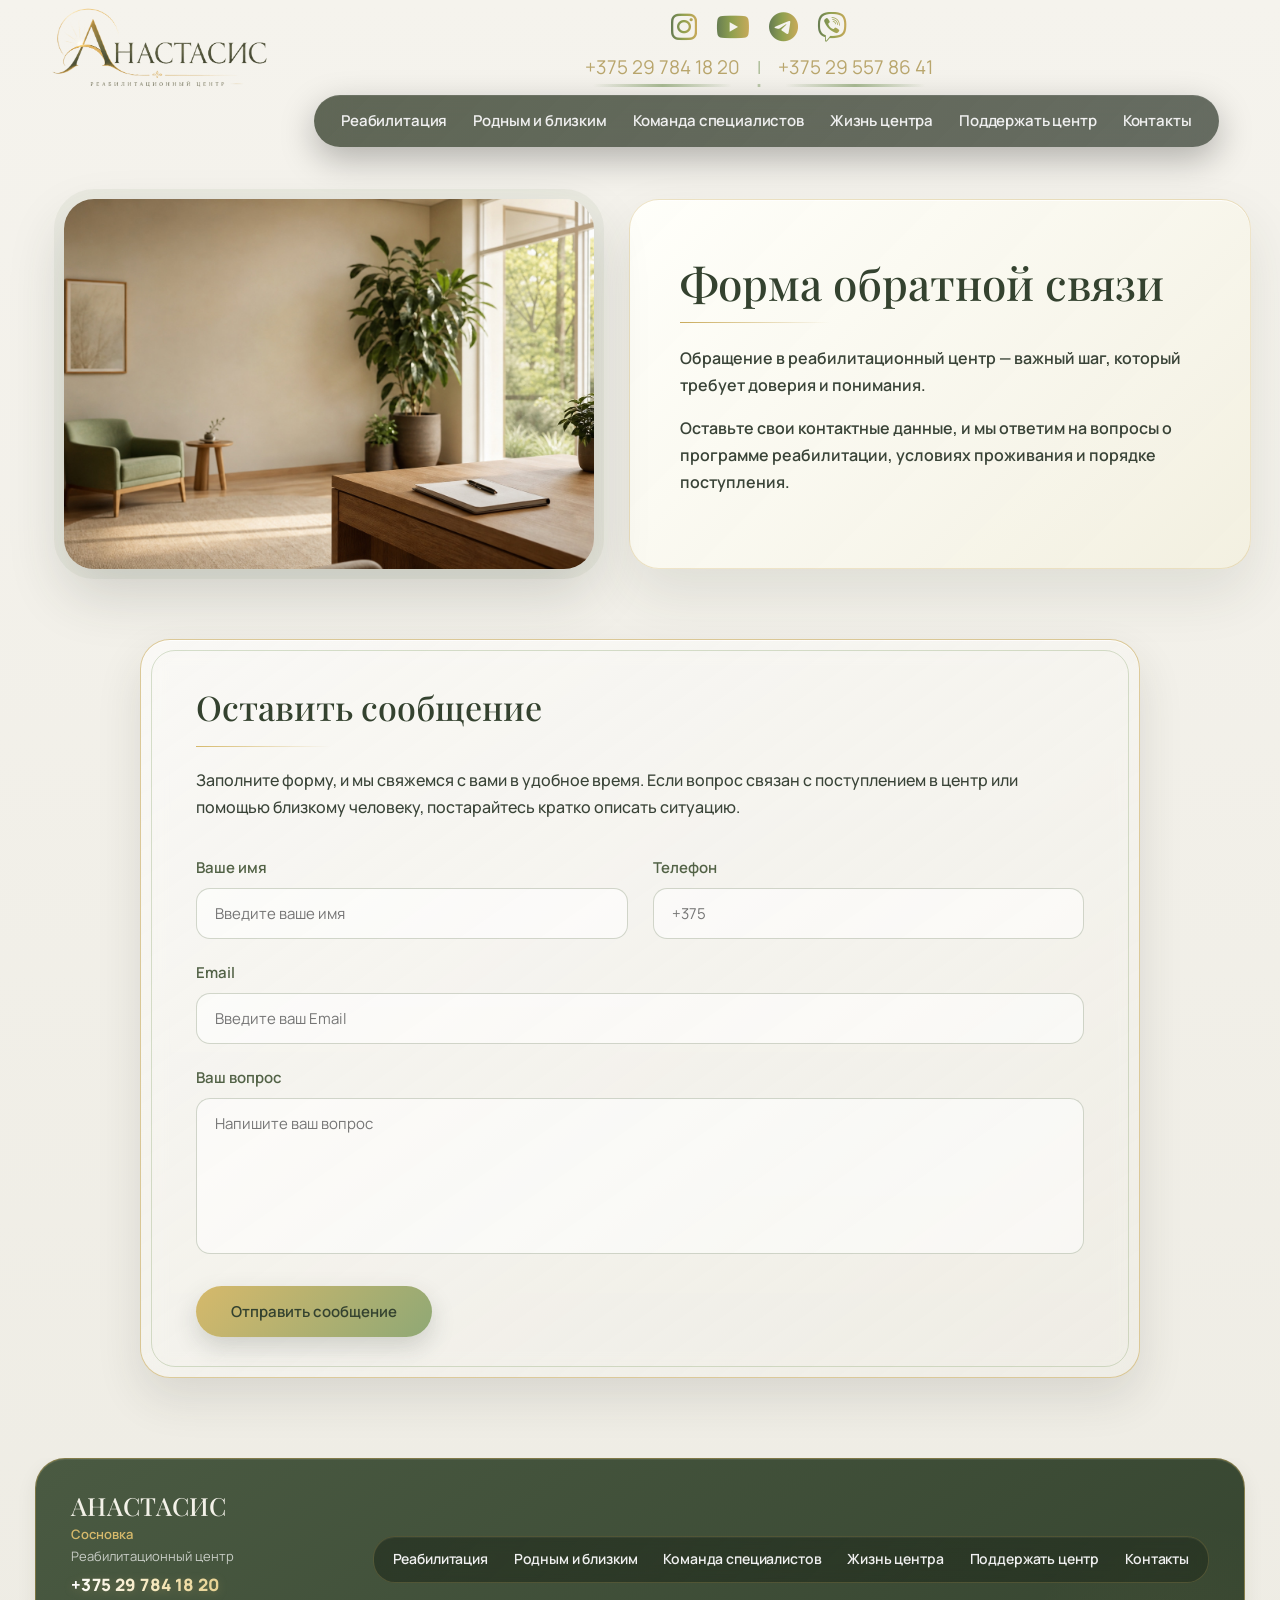
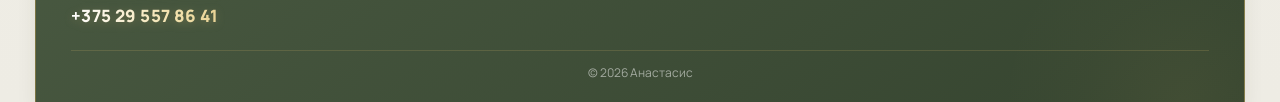
<file: pages/contact-form.html>
<!DOCTYPE html>
<html lang="ru">

<head>

<meta charset="UTF-8">
<meta name="viewport" content="width=device-width, initial-scale=1.0">


<title>Форма обратной связи | Реабилитационный центр «Анастасис»</title>


<meta name="description" content="Форма обратной связи реабилитационного центра «Анастасис». Задайте вопрос о программе реабилитации, условиях проживания и поступлении.">


<link rel="preconnect" href="https://fonts.googleapis.com">
<link rel="preconnect" href="https://fonts.gstatic.com" crossorigin>


<link href="https://fonts.googleapis.com/css2?family=Manrope:wght@400;500;600&family=Playfair+Display:wght@400;500&display=swap" rel="stylesheet">


<link rel="stylesheet" href="https://cdnjs.cloudflare.com/ajax/libs/font-awesome/6.5.2/css/all.min.css">


<link rel="stylesheet" href="../css/style.css">
<link rel="stylesheet" href="../css/footer.css">
<link rel="stylesheet" href="../css/responsive.css">
</head>



<body class="inner-page feedback-page">



<header class="header">


<div class="container">



<a href="../index.html" class="logo">

<img src="../images/logo.png" alt="Реабилитационный центр Анастасис">

</a>




<div class="header-right">



<div class="header-social">


<a href="#" target="_blank" aria-label="Instagram">
<i class="fa-brands fa-instagram"></i>
</a>


<a href="#" target="_blank" aria-label="YouTube">
<i class="fa-brands fa-youtube"></i>
</a>


<a href="#" target="_blank" aria-label="Telegram">
<i class="fa-brands fa-telegram"></i>
</a>


<a href="#" target="_blank" aria-label="Viber">
<i class="fa-brands fa-viber"></i>
</a>


</div>




<button class="burger" aria-label="Меню">

<span></span>
<span></span>
<span></span>

</button>




<div class="header-contacts">

<span>
+375 29 784 18 20
</span>


<span class="divider">
|
</span>


<span>
+375 29 557 86 41
</span>


</div>




<nav>



<div class="menu-item">


<a href="#" class="menu-toggle">

Реабилитация

<span class="arrow">
⌄
</span>

</a>



<div class="submenu">


<a href="alcohol.html">
Алкогольная зависимость
</a>


<a href="drugs.html">
Наркотическая зависимость
</a>


<a href="rehabilitation.html">
Этапы прохождения реабилитации
</a>


</div>


</div>





<div class="menu-item">


<a href="#" class="menu-toggle">

Родным и близким

<span class="arrow">
⌄
</span>

</a>



<div class="submenu">


<a href="codependency.html">
Что такое созависимость
</a>


<a href="help-family.html">
Как помочь близкому человеку
</a>


<a href="family-consultation.html">
Семейные консультации
</a>


</div>


</div>





<div class="menu-item">


<a href="#" class="menu-toggle">

Команда специалистов

<span class="arrow">
⌄
</span>

</a>



<div class="submenu">


<a href="specialists.html">
Специалисты центра
</a>


<a href="spiritual.html">
Духовная составляющая
</a>


</div>


</div>





<div class="menu-item">


<a href="#" class="menu-toggle">

Жизнь центра

<span class="arrow">
⌄
</span>

</a>



<div class="submenu">


<a href="news.html">
Новости центра
</a>


<a href="events.html">
Мероприятия и события
</a>


</div>


</div>





<div class="menu-item">

<a href="#" class="menu-toggle">

Поддержать центр

<span class="arrow">
⌄
</span>

</a>


<div class="submenu">


<a href="donation.html">
Пожертвование
</a>


<a href="support-other.html">
Другие способы поддержки
</a>


</div>


</div>





<div class="menu-item">


<a href="#" class="menu-toggle">

Контакты

<span class="arrow">
⌄
</span>

</a>



<div class="submenu">


<a href="contacts.html">
Телефоны / Карта проезда
</a>


<a href="contact-form.html">
Форма обратной связи
</a>


</div>


</div>




<div class="mobile-social">


<p>
Мы в социальных сетях
</p>


<div class="mobile-social-icons">


<a href="#" aria-label="Instagram">
<i class="fa-brands fa-instagram"></i>
</a>


<a href="#" aria-label="YouTube">
<i class="fa-brands fa-youtube"></i>
</a>


<a href="#" aria-label="Telegram">
<i class="fa-brands fa-telegram"></i>
</a>


<a href="#" aria-label="Viber">
<i class="fa-brands fa-viber"></i>
</a>


</div>


</div>



</nav>



</div>


</div>


</header>





<section class="inner-hero">


<div class="inner-hero-text">


<h1>
Форма обратной связи
</h1>


<p>
Обращение в реабилитационный центр — важный шаг,
который требует доверия и понимания.
</p>


<p>
Оставьте свои контактные данные, и мы ответим
на вопросы о программе реабилитации,
условиях проживания и порядке поступления.
</p>


</div>



<div class="inner-hero-image">


<img 
src="../images/feedback-hero.jpg"
alt="Форма обратной связи реабилитационного центра Анастасис"
loading="lazy"
>


</div>


</section>

<section class="inner-content">


<div class="info-block feedback-block">


<h2>
Оставить сообщение
</h2>



<p class="feedback-intro">

Заполните форму, и мы свяжемся с вами в удобное время.
Если вопрос связан с поступлением в центр или помощью близкому человеку,
постарайтесь кратко описать ситуацию.

</p>



<form class="feedback-form">



<div class="form-row">


<div class="form-field">

<label>
Ваше имя
</label>


<input 
type="text"
name="name"
placeholder="Введите ваше имя"
>


</div>




<div class="form-field">

<label>
Телефон
</label>


<input 
type="tel"
name="phone"
placeholder="+375"
>


</div>



</div>





<div class="form-field">


<label>
Email
</label>


<input 
type="email"
name="email"
placeholder="Введите ваш Email"
>


</div>





<div class="form-field">


<label>
Ваш вопрос
</label>


<textarea
name="message"
rows="6"
placeholder="Напишите ваш вопрос">
</textarea>


</div>





<button type="submit">

Отправить сообщение

</button>



</form>


</div>



</section>







<!-- =========================
FOOTER
========================= -->


<footer class="footer">



<div class="container">





<div class="footer-top">





<div>



<h3>
АНАСТАСИС
</h3>




<span class="footer-place">
Сосновка
</span>




<p>
Реабилитационный центр
</p>





<div class="footer-contacts">


<span>
+375 29 784 18 20
</span>



<span>
+375 29 557 86 41
</span>



</div>




</div>

<nav class="footer-menu">

    <a href="#top">
        Реабилитация
    </a>

    <a href="#top">
        Родным и близким
    </a>

    <a href="#top">
        Команда специалистов
    </a>

    <a href="#top">
        Жизнь центра
    </a>

    <a href="#top">
        Поддержать центр
    </a>

    <a href="#top">
        Контакты
    </a>

</nav>

</div>

<div class="copyright">

© 2026 Анастасис
</div>

</div>

</footer>

<script src="../js/script.js"></script>



</body>


</html>
</file>
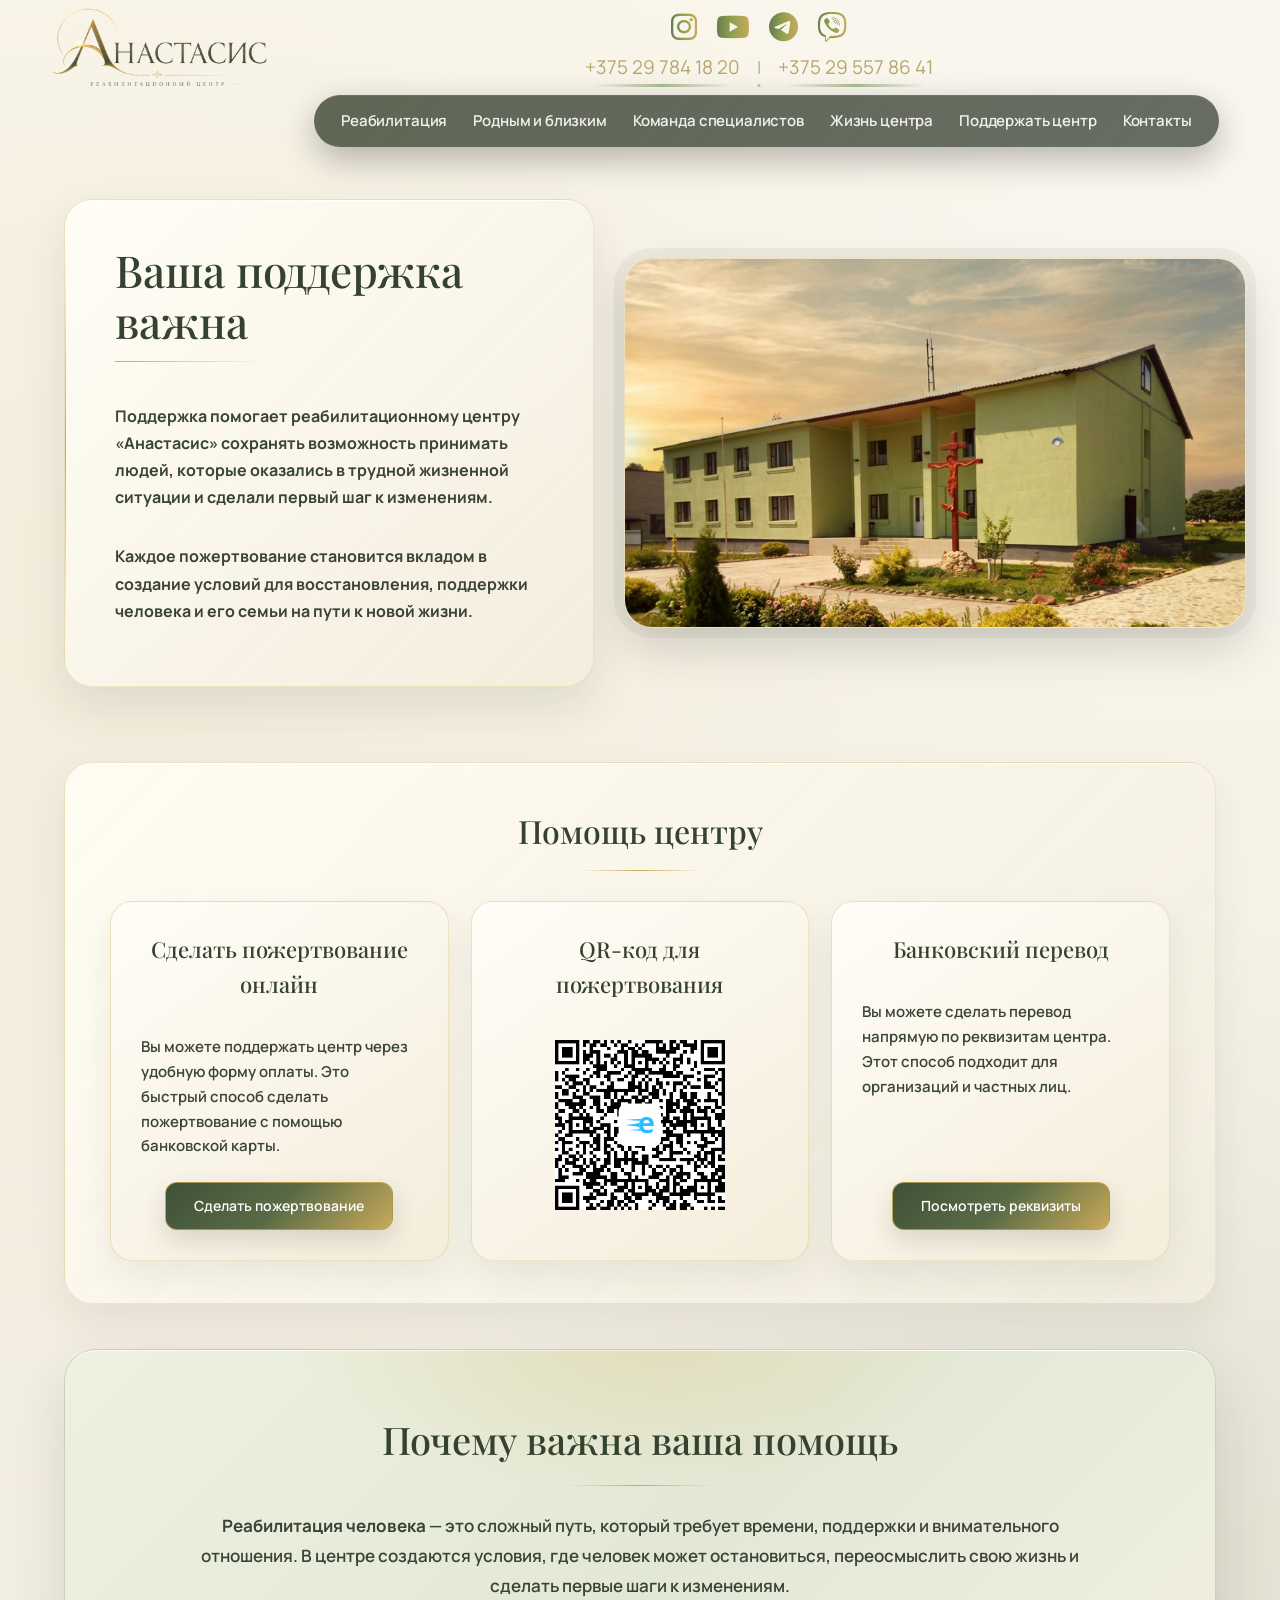
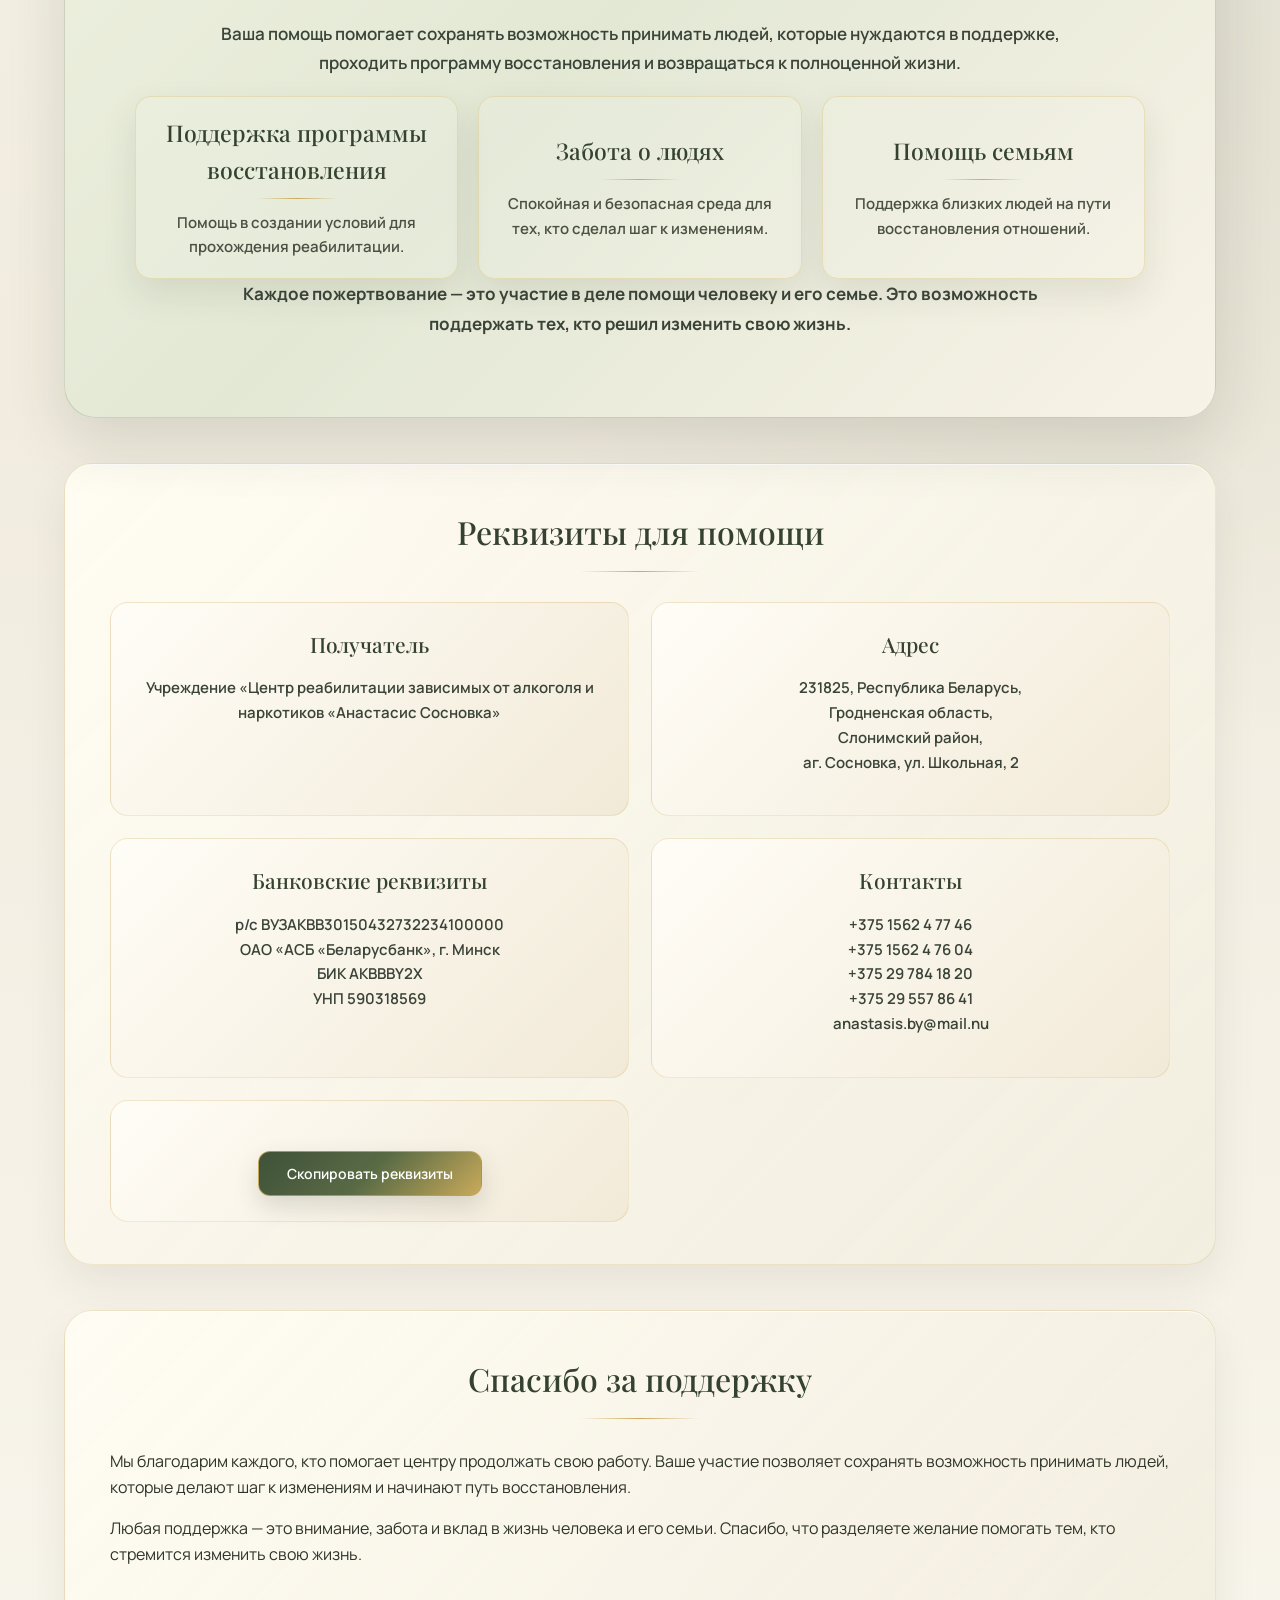
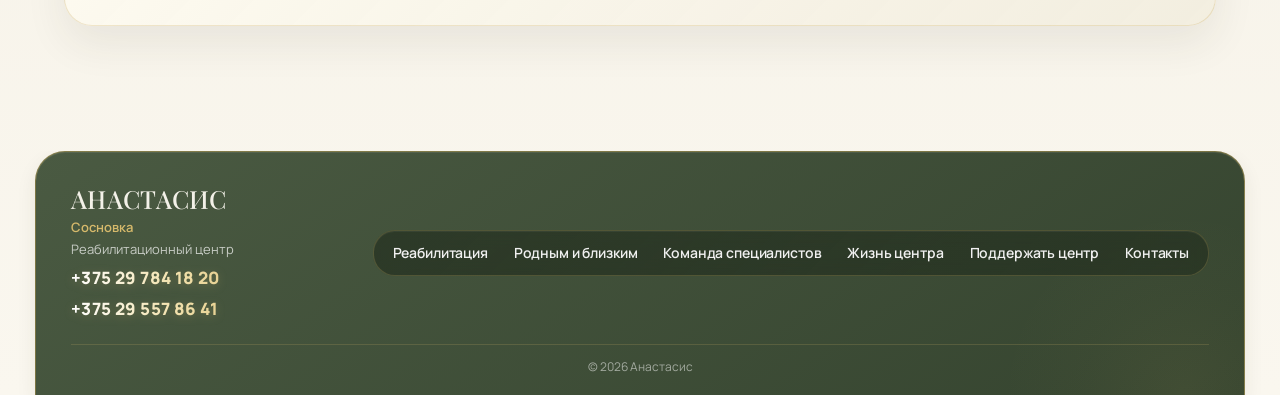
<file: pages/donation.html>
<!DOCTYPE html>
<html lang="ru">

<head>

<meta charset="UTF-8">

<meta name="viewport" content="width=device-width, initial-scale=1.0">

<title>Пожертвования | Реабилитационный центр «Анастасис»</title>

<meta name="description" content="Поддержка реабилитационного центра «Анастасис». Ваша помощь помогает создавать условия для восстановления и новой жизни.">


<link rel="preconnect" href="https://fonts.googleapis.com">
<link rel="preconnect" href="https://fonts.gstatic.com" crossorigin>

<link href="https://fonts.googleapis.com/css2?family=Manrope:wght@400;500;600&family=Playfair+Display:wght@400;500&display=swap" rel="stylesheet">

<link rel="stylesheet" href="https://cdnjs.cloudflare.com/ajax/libs/font-awesome/6.5.2/css/all.min.css">

<link rel="stylesheet" href="../css/style.css">
<link rel="stylesheet" href="../css/footer.css">
<link rel="stylesheet" href="../css/responsive.css">

</head>


<body class="inner-page donation-page">


<header class="header">

<div class="container">


<a href="../index.html" class="logo">

<img src="../images/logo.png" alt="Реабилитационный центр Анастасис">

</a>



<div class="header-right">


<div class="header-social">

<a href="#" target="_blank" aria-label="Instagram">
<i class="fa-brands fa-instagram"></i>
</a>

<a href="#" target="_blank" aria-label="YouTube">
<i class="fa-brands fa-youtube"></i>
</a>

<a href="#" target="_blank" aria-label="Telegram">
<i class="fa-brands fa-telegram"></i>
</a>

<a href="#" target="_blank" aria-label="Viber">
<i class="fa-brands fa-viber"></i>
</a>

</div>


<button class="burger" aria-label="Меню">

<span></span>
<span></span>
<span></span>

</button>



<div class="header-contacts">

<span>
+375 29 784 18 20
</span>

<span class="divider">
|
</span>

<span>
+375 29 557 86 41
</span>

</div>



<nav>


<div class="menu-item">

<a href="#" class="menu-toggle">
Реабилитация
<span class="arrow">⌄</span>
</a>


<div class="submenu">

<a href="alcohol.html">
Алкогольная зависимость
</a>

<a href="drugs.html">
Наркотическая зависимость
</a>

<a href="rehabilitation.html">
Этапы прохождения реабилитации
</a>

</div>

</div>




<div class="menu-item">

<a href="#" class="menu-toggle">
Родным и близким
<span class="arrow">⌄</span>
</a>


<div class="submenu">

<a href="codependency.html">
Что такое созависимость
</a>

<a href="help-family.html">
Как помочь близкому человеку
</a>

<a href="family-consultation.html">
Семейные консультации
</a>

</div>

</div>




<div class="menu-item">

<a href="#" class="menu-toggle">
Команда специалистов
<span class="arrow">⌄</span>
</a>

<div class="submenu">

<a href="specialists.html">
Специалисты центра
</a>

<a href="spiritual.html">
Духовная составляющая
</a>

</div>

</div>




<div class="menu-item">

<a href="#" class="menu-toggle">

Жизнь центра

<span class="arrow">⌄</span>

</a>

<div class="submenu">

<a href="news.html">
Новости центра
</a>

<a href="events.html">
Мероприятия и события
</a>

</div>

</div>




<div class="menu-item">

<a href="#" class="menu-toggle">
Поддержать центр
<span class="arrow">⌄</span>
</a>


<div class="submenu">

<a href="donation.html">
Пожертвование
</a>

<a href="support-other.html">
Другие способы поддержки
</a>

</div>

</div>




<div class="menu-item">

<a href="#" class="menu-toggle">
Контакты
<span class="arrow">⌄</span>
</a>


<div class="submenu">

<a href="contacts.html">
Телефоны / Карта проезда
</a>

<a href="contact-form.html">
Форма обратной связи
</a>

</div>

</div>



<div class="mobile-social">

<p>
Мы в социальных сетях
</p>


<div class="mobile-social-icons">


<a href="#" aria-label="Instagram">
<i class="fa-brands fa-instagram"></i>
</a>


<a href="#" aria-label="YouTube">
<i class="fa-brands fa-youtube"></i>
</a>


<a href="#" aria-label="Telegram">
<i class="fa-brands fa-telegram"></i>
</a>


<a href="#" aria-label="Viber">
<i class="fa-brands fa-viber"></i>
</a>


</div>

</div>


</nav>


</div>


</div>


</header>





<section class="inner-hero">


<div>


<h1>
Ваша поддержка важна
</h1>


<p>
<strong>
Поддержка помогает реабилитационному центру «Анастасис» сохранять возможность принимать людей, которые оказались в трудной жизненной ситуации и сделали первый шаг к изменениям.
</strong>
</p>


<p>
<strong>
Каждое пожертвование становится вкладом в создание условий для восстановления, поддержки человека и его семьи на пути к новой жизни.
</strong>
</p>


</div>



<img class="donation-hero-image" src="../images/donation-hero.jpg" 
alt="Поддержка реабилитационного центра Анастасис">


</section>

<section class="inner-content">

<!-- СПОСОБЫ ПОЖЕРТВОВАНИЯ -->

<div class="donation-block">


<h2>
Помощь центру
</h2>



<div class="donation-methods">


<div class="donation-card">

<h3>
Сделать пожертвование онлайн
</h3>


<p>
Вы можете поддержать центр через удобную форму оплаты.
Это быстрый способ сделать пожертвование с помощью банковской карты.
</p>


<a class="donation-button"
href="https://client.express-pay.by/show?k=F824C201-60FA-4956-A665-8F3EDF1728E3&m=2"
target="_blank">

Сделать пожертвование

</a>


</div>


<div class="donation-card">


<h3>
QR-код для пожертвования
</h3>


<div class="donation-card-qr">


<img src="../images/donation-qr.png"
alt="QR код для пожертвования">


</div>


</div>






<div class="donation-card">


<h3>
Банковский перевод
</h3>


<p>
Вы можете сделать перевод напрямую
по реквизитам центра.
Этот способ подходит для организаций
и частных лиц.
</p>


<a href="#donation-details"
class="donation-button">

Посмотреть реквизиты

</a>


</div>

</div>

</div>


<div class="donation-block donation-purpose">

<h2>
Почему важна ваша помощь
</h2>

<p>
<strong>Реабилитация человека</strong> — это сложный путь, который требует времени,
поддержки и внимательного отношения. В центре создаются условия,
где человек может остановиться, переосмыслить свою жизнь и сделать
первые шаги к изменениям.
</p>

<p>
Ваша помощь помогает сохранять возможность принимать людей,
которые нуждаются в поддержке, проходить программу восстановления
и возвращаться к полноценной жизни.
</p>


<div class="help-points">

<div>
<strong>Поддержка программы восстановления</strong>
<span>
Помощь в создании условий для прохождения реабилитации.
</span>
</div>

<div>
<strong>Забота о людях</strong>
<span>
Спокойная и безопасная среда для тех, кто сделал шаг к изменениям.
</span>
</div>

<div>
<strong>Помощь семьям</strong>
<span>
Поддержка близких людей на пути восстановления отношений.
</span>
</div>

</div>


<p>
<strong>Каждое пожертвование — это участие в деле помощи человеку и его семье.
Это возможность поддержать тех, кто решил изменить свою жизнь.</strong>
</p>

</div>


<!-- РЕКВИЗИТЫ CMS -->

<div class="donation-block donation-details" id="donation-details">


<h2>
Реквизиты для помощи
</h2>



<div class="donation-details-content">


<div class="donation-requisites">


<div class="requisites-item">

<h3>
Получатель
</h3>

<p>
Учреждение «Центр реабилитации зависимых от алкоголя и наркотиков
«Анастасис Сосновка»
</p>

</div>



<div class="requisites-item">

<h3>
Адрес
</h3>

<p>
231825, Республика Беларусь,<br>
Гродненская область,<br>
Слонимский район,<br>
аг. Сосновка, ул. Школьная, 2
</p>

</div>



<div class="requisites-item">

<h3>
Банковские реквизиты
</h3>

<p>
р/с ВУЗАКВВ30150432732234100000<br>
ОАО «АСБ «Беларусбанк», г. Минск<br>
БИК АКВВВY2Х<br>
УНП 590318569
</p>

</div>



<div class="requisites-item">

<h3>
Контакты
</h3>

<p>
+375 1562 4 77 46<br>
+375 1562 4 76 04<br>
+375 29 784 18 20<br>
+375 29 557 86 41<br>
anastasis.by@mail.nu
</p>

</div>



<div class="requisites-item">

<button class="copy-requisites">
Скопировать реквизиты
</button>

</div>


</div>


</div>

</div>



<!-- БЛАГОДАРНОСТЬ -->


<div class="donation-block donation-thanks">


<h2>Спасибо за поддержку</h2>

<p>
Мы благодарим каждого, кто помогает центру продолжать свою работу.
Ваше участие позволяет сохранять возможность принимать людей,
которые делают шаг к изменениям и начинают путь восстановления.
</p>

<p>
Любая поддержка — это внимание, забота и вклад в жизнь человека
и его семьи. Спасибо, что разделяете желание помогать тем,
кто стремится изменить свою жизнь.
</p>

</div>


</section>


<!-- FOOTER -->


<footer class="footer">


<div class="container">


<div class="footer-top">



<div>


<h3>
АНАСТАСИС
</h3>


<span class="footer-place">
Сосновка
</span>


<p>
Реабилитационный центр
</p>



<div class="footer-contacts">


<span>
+375 29 784 18 20
</span>


<span>
+375 29 557 86 41
</span>


</div>


</div>


<nav class="footer-menu">

    <a href="#top">
        Реабилитация
    </a>

    <a href="#top">
        Родным и близким
    </a>

    <a href="#top">
        Команда специалистов
    </a>

    <a href="#top">
        Жизнь центра
    </a>

    <a href="#top">
        Поддержать центр
    </a>

    <a href="#top">
        Контакты
    </a>

</nav>
</div>





<div class="copyright">

© 2026 Анастасис

</div>



</div>


</footer>




<script src="../js/script.js"></script>


</body>


</html>
</file>
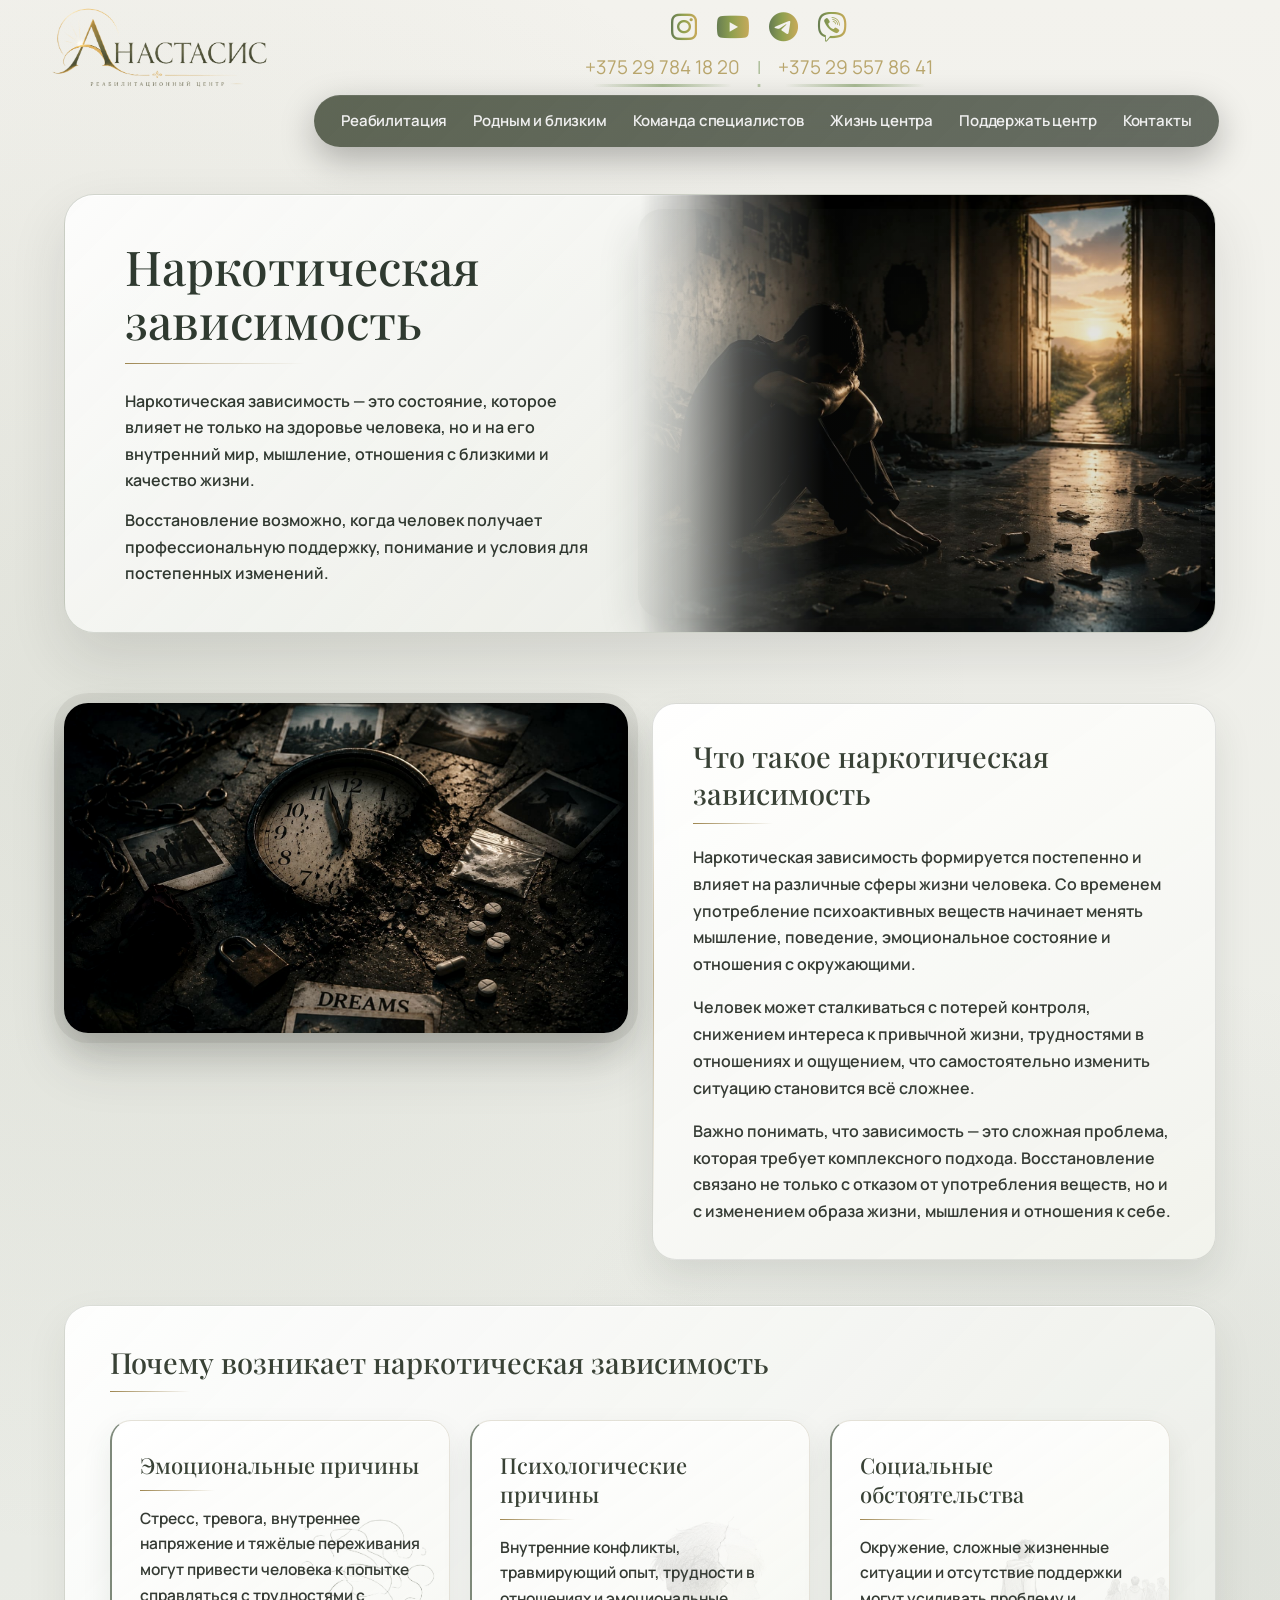
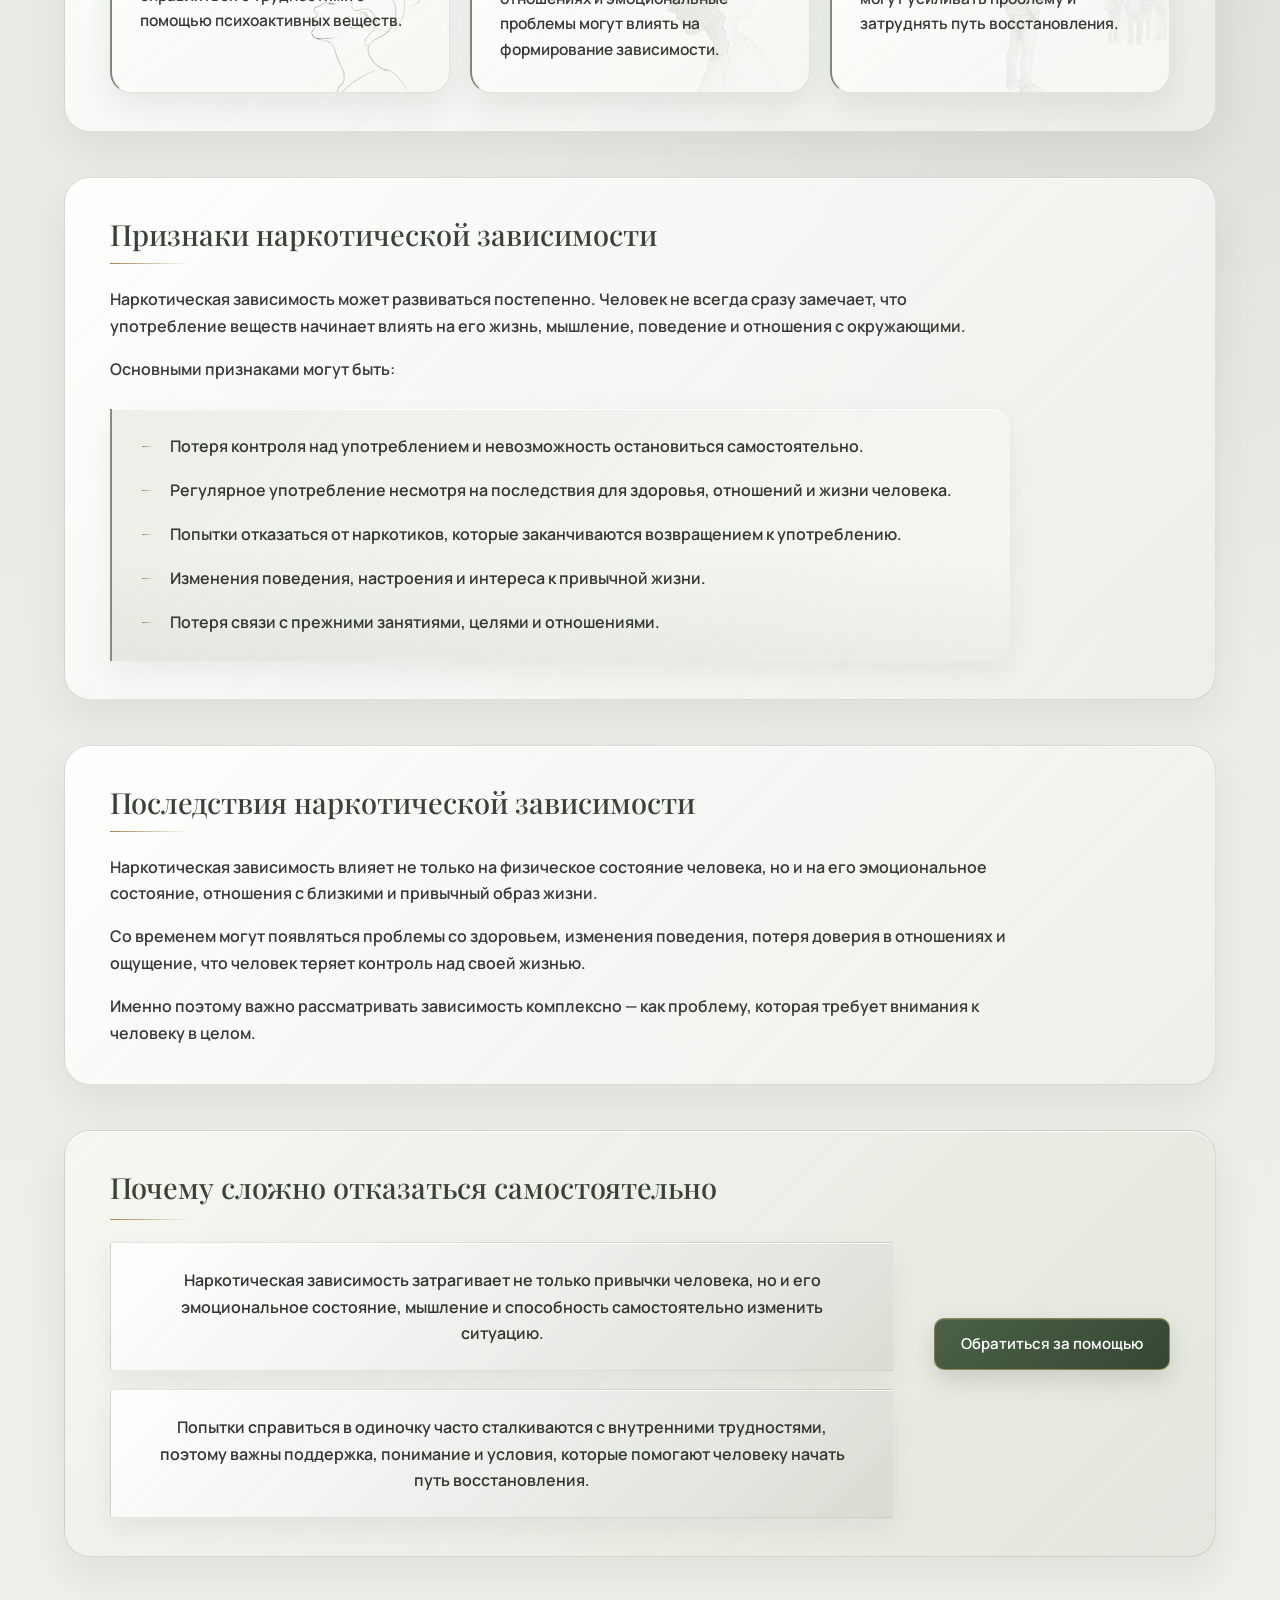
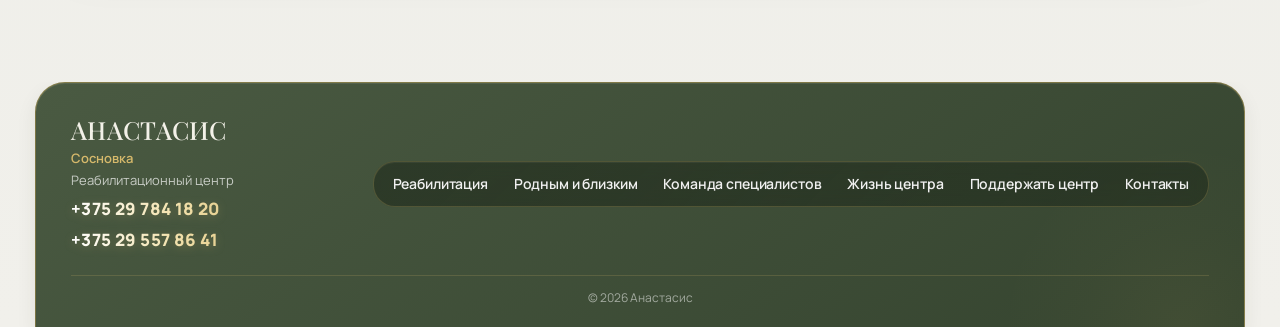
<file: pages/drugs.html>
<!DOCTYPE html>
<html lang="ru">

<head>

<meta charset="UTF-8">

<meta name="viewport" content="width=device-width, initial-scale=1.0">

<title>Наркотическая зависимость | Реабилитационный центр «Анастасис»</title>

<meta name="description" content="Помощь при наркотической зависимости. Реабилитация, восстановление и поддержка человека и его семьи в центре «Анастасис».">


<link rel="preconnect" href="https://fonts.googleapis.com">
<link rel="preconnect" href="https://fonts.gstatic.com" crossorigin>

<link href="https://fonts.googleapis.com/css2?family=Manrope:wght@400;500;600&family=Playfair+Display:wght@400;500&display=swap" rel="stylesheet">


<link rel="stylesheet" href="../css/style.css">
<link rel="stylesheet" href="../css/footer.css">
<link rel="stylesheet" href="../css/responsive.css">

<link rel="stylesheet" href="https://cdnjs.cloudflare.com/ajax/libs/font-awesome/6.5.2/css/all.min.css">
</head>


<body class="inner-page">

<header class="header">

<div class="container">


<a href="../index.html" class="logo">

<img src="../images/logo.png" alt="Реабилитационный центр Анастасис">

</a>



<div class="header-right">


<div class="header-social">

<a href="#" target="_blank" aria-label="Instagram">
<i class="fa-brands fa-instagram"></i>
</a>

<a href="#" target="_blank" aria-label="YouTube">
<i class="fa-brands fa-youtube"></i>
</a>

<a href="#" target="_blank" aria-label="Telegram">
<i class="fa-brands fa-telegram"></i>
</a>

<a href="#" target="_blank" aria-label="Viber">
<i class="fa-brands fa-viber"></i>
</a>

</div>


<button class="burger" aria-label="Меню">

<span></span>
<span></span>
<span></span>

</button>



<div class="header-contacts">

<span>
+375 29 784 18 20
</span>

<span class="divider">
|
</span>

<span>
+375 29 557 86 41
</span>

</div>

<nav>


<div class="menu-item">

<a href="#" class="menu-toggle">
Реабилитация
<span class="arrow">⌄</span>
</a>

<div class="submenu">

<a href="alcohol.html">
Алкогольная зависимость
</a>

<a href="drugs.html">
Наркотическая зависимость
</a>

<a href="rehabilitation.html">
Этапы прохождения реабилитации
</a>

</div>

</div>




<div class="menu-item">

<a href="#" class="menu-toggle">
Родным и близким
<span class="arrow">⌄</span>
</a>

<div class="submenu">

<a href="codependency.html">
Что такое созависимость
</a>

<a href="help-family.html">
Как помочь близкому человеку
</a>

<a href="family-consultation.html">
Семейные консультации
</a>

</div>

</div>




<div class="menu-item">

<a href="#" class="menu-toggle">
Команда специалистов
<span class="arrow">⌄</span>
</a>

<div class="submenu">

<a href="specialists.html">
Специалисты центра
</a>

<a href="spiritual.html">
Духовная составляющая
</a>

</div>

</div>




<div class="menu-item">

<a href="#" class="menu-toggle">
Жизнь центра
<span class="arrow">⌄</span>
</a>

<div class="submenu">

<a href="news.html">
Новости центра
</a>

<a href="events.html">
Мероприятия и события
</a>

</div>

</div>




<div class="menu-item">

<a href="#" class="menu-toggle">
Поддержать центр
<span class="arrow">⌄</span>
</a>

<div class="submenu">

<a href="donation.html">
Пожертвование
</a>

<a href="support-other.html">
Другие способы поддержки
</a>

</div>

</div>




<div class="menu-item">

<a href="#" class="menu-toggle">
Контакты
<span class="arrow">⌄</span>
</a>

<div class="submenu">

<a href="contacts.html">
Телефоны / Карта проезда
</a>

<a href="contact-form.html">
Форма обратной связи
</a>

</div>

</div>
<div class="mobile-social">

<p>
Мы в социальных сетях
</p>

<div class="mobile-social-icons">

<a href="#" aria-label="Instagram">
<i class="fa-brands fa-instagram"></i>
</a>

<a href="#" aria-label="YouTube">
<i class="fa-brands fa-youtube"></i>
</a>

<a href="#" aria-label="Telegram">
<i class="fa-brands fa-telegram"></i>
</a>

<a href="#" aria-label="Viber">
<i class="fa-brands fa-viber"></i>
</a>

</div>

</div>

</nav>


</div> <!-- header-right -->


</div> <!-- container -->


</header>


<section class="inner-hero">


<div>

<h1>
Наркотическая зависимость
</h1>


<p>
Наркотическая зависимость — это состояние, которое влияет не только на здоровье человека,
но и на его внутренний мир, мышление, отношения с близкими и качество жизни.
</p>

<p>
Восстановление возможно, когда человек получает профессиональную поддержку,
понимание и условия для постепенных изменений.
</p>


</div>



<img src="../images/drug-rehab.jpg" 
alt="Реабилитация при наркотической зависимости">

</section>




<section class="inner-content">


<div class="info-block">

<div class="info-split">


<img src="../images/drug-problem.jpg"
alt="Человек размышляет о проблеме наркотической зависимости"
class="info-split-image">


<div class="info-text">

<h2>
Что такое наркотическая зависимость
</h2>

<p>
Наркотическая зависимость формируется постепенно и влияет на различные сферы жизни человека.
Со временем употребление психоактивных веществ начинает менять мышление, поведение,
эмоциональное состояние и отношения с окружающими.
</p>

<p>
Человек может сталкиваться с потерей контроля, снижением интереса к привычной жизни,
трудностями в отношениях и ощущением, что самостоятельно изменить ситуацию становится всё сложнее.
</p>

<p>
Важно понимать, что зависимость — это сложная проблема, которая требует комплексного подхода.
Восстановление связано не только с отказом от употребления веществ, но и с изменением образа жизни,
мышления и отношения к себе.
</p>

</div>


</div>

</div>

<div class="info-block">

<h2>
Почему возникает наркотическая зависимость
</h2>


<div class="info-cards drug-causes">


<div class="info-card">

<h3>
Эмоциональные причины
</h3>

<p>
Стресс, тревога, внутреннее напряжение и тяжёлые переживания
могут привести человека к попытке справляться с трудностями
с помощью психоактивных веществ.
</p>

</div>



<div class="info-card">

<h3>
Психологические причины
</h3>

<p>
Внутренние конфликты, травмирующий опыт, трудности в отношениях
и эмоциональные проблемы могут влиять на формирование зависимости.
</p>
</div>



<div class="info-card">

<h3>
Социальные обстоятельства
</h3>

<p>
Окружение, сложные жизненные ситуации и отсутствие поддержки
могут усиливать проблему и затруднять путь восстановления.
</p>

</div>


</div>

</div>





<div class="info-block">

<h2>
Признаки наркотической зависимости
</h2>


<p>
Наркотическая зависимость может развиваться постепенно. Человек не всегда
сразу замечает, что употребление веществ начинает влиять на его жизнь,
мышление, поведение и отношения с окружающими.
</p>


<p>
Основными признаками могут быть:
</p>


<div class="signs-list">

<div class="sign-item">
<span></span>
<p>
Потеря контроля над употреблением и невозможность остановиться самостоятельно.
</p>
</div>


<div class="sign-item">
<span></span>
<p>
Регулярное употребление несмотря на последствия для здоровья, отношений и жизни человека.
</p>
</div>


<div class="sign-item">
<span></span>
<p>
Попытки отказаться от наркотиков, которые заканчиваются возвращением к употреблению.
</p>
</div>


<div class="sign-item">
<span></span>
<p>
Изменения поведения, настроения и интереса к привычной жизни.
</p>
</div>


<div class="sign-item">
<span></span>
<p>
Потеря связи с прежними занятиями, целями и отношениями.
</p>


</div>

</div>

</div>

<div class="info-block">

<h2>
Последствия наркотической зависимости
</h2>


<p>
Наркотическая зависимость влияет не только на физическое состояние человека,
но и на его эмоциональное состояние, отношения с близкими и привычный образ жизни.
</p>

<p>
Со временем могут появляться проблемы со здоровьем, изменения поведения,
потеря доверия в отношениях и ощущение, что человек теряет контроль над своей жизнью.
</p>

<p>
Именно поэтому важно рассматривать зависимость комплексно —
как проблему, которая требует внимания к человеку в целом.
</p>

</div>

</div>

<div class="info-block">

<div class="info-help">

<div>

<h2>
Почему сложно отказаться самостоятельно
</h2>


<p>
Наркотическая зависимость затрагивает не только привычки человека,
но и его эмоциональное состояние, мышление и способность самостоятельно
изменить ситуацию.
</p>


<p>
Попытки справиться в одиночку часто сталкиваются с внутренними трудностями,
поэтому важны поддержка, понимание и условия, которые помогают человеку
начать путь восстановления.
</p>

</div>


<div class="help-button">

<a href="contacts.html">
Обратиться за помощью


</a>

</div>

</div>

</div>

</section>


<!-- FOOTER -->


<footer class="footer">


<div class="container">


<div class="footer-top">


<div>

<h3>
АНАСТАСИС
</h3>

<span class="footer-place">
Сосновка
</span>

<p>
Реабилитационный центр
</p>


<div class="footer-contacts">

<span>
+375 29 784 18 20
</span>

<span>
+375 29 557 86 41
</span>

</div>


</div>



<nav class="footer-menu">

    <a href="#top">
        Реабилитация
    </a>

    <a href="#top">
        Родным и близким
    </a>

    <a href="#top">
        Команда специалистов
    </a>

    <a href="#top">
        Жизнь центра
    </a>

    <a href="#top">
        Поддержать центр
    </a>

    <a href="#top">
        Контакты
    </a>

</nav>

</div>


<div class="copyright">

© 2026 Анастасис

</div>


</div>


</footer>

<script src="../js/script.js"></script>


</body>

</html>
</file>
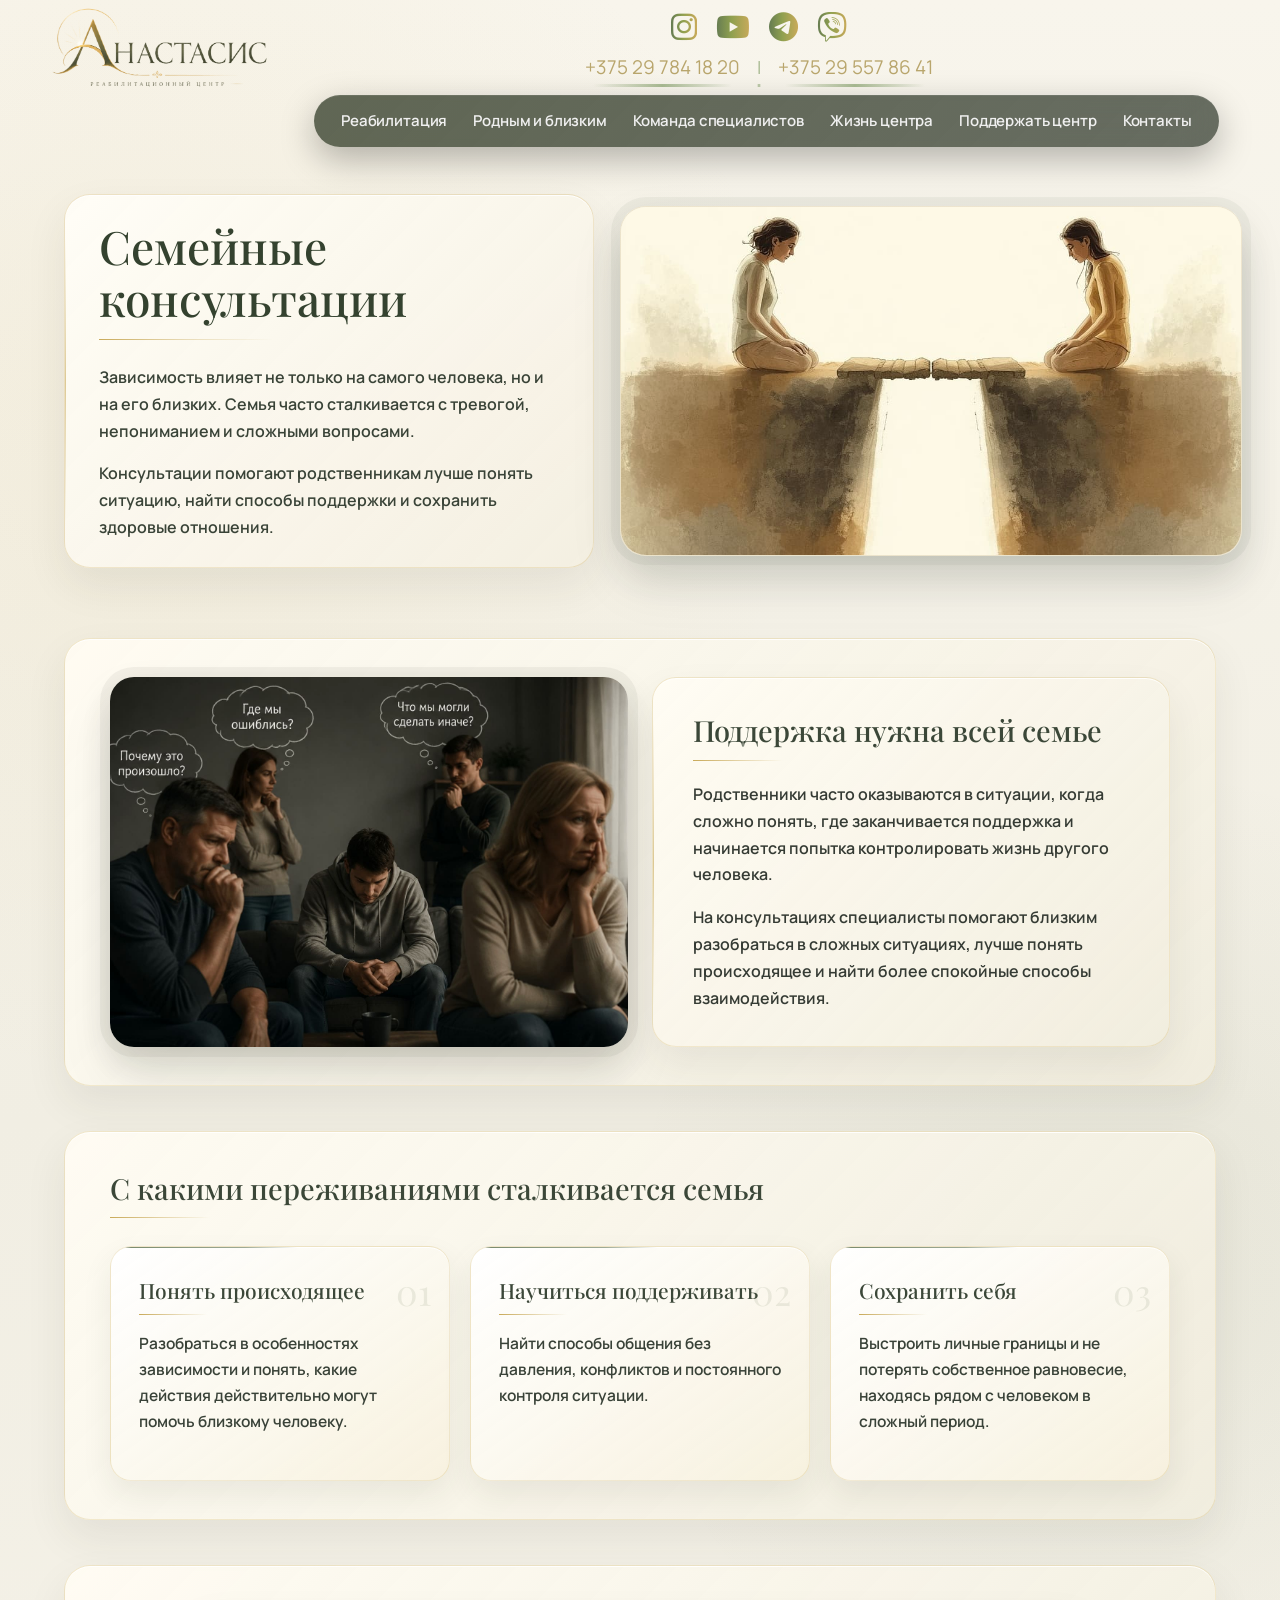
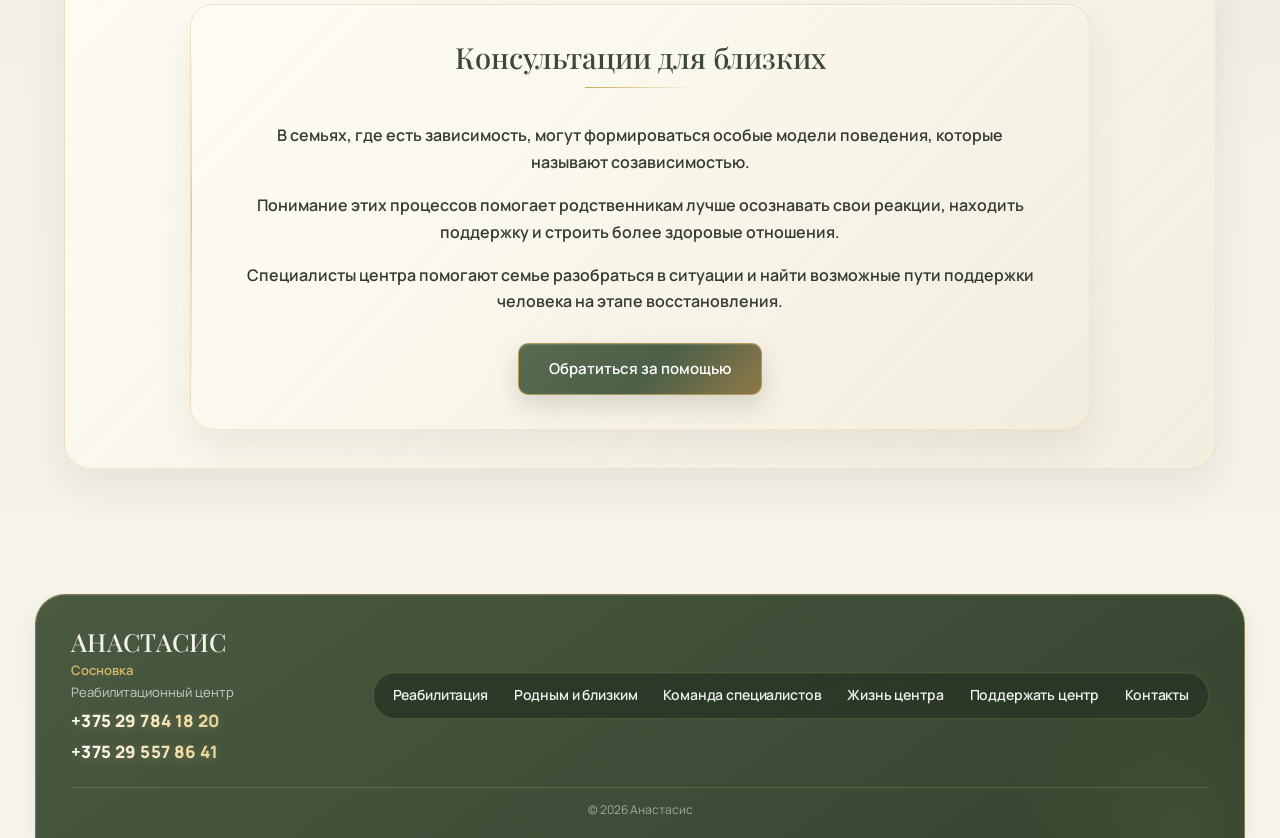
<file: pages/family-consultation.html>
<!DOCTYPE html>
<html lang="ru">

<head>

<meta charset="UTF-8">
<meta name="viewport" content="width=device-width, initial-scale=1.0">

<title>Семейные консультации для близких | Реабилитационный центр «Анастасис»</title>

<meta name="description" content="Семейные консультации для родственников человека с зависимостью. Поддержка близких, понимание ситуации и помощь семье в период восстановления.">


<link rel="preconnect" href="https://fonts.googleapis.com">
<link rel="preconnect" href="https://fonts.gstatic.com" crossorigin>

<link href="https://fonts.googleapis.com/css2?family=Manrope:wght@400;500;600&family=Playfair+Display:wght@400;500&display=swap" rel="stylesheet">

<link rel="stylesheet" href="https://cdnjs.cloudflare.com/ajax/libs/font-awesome/6.5.2/css/all.min.css">

<link rel="stylesheet" href="../css/style.css">
<link rel="stylesheet" href="../css/footer.css">
<link rel="stylesheet" href="../css/responsive.css">

</head>
<body class="inner-page family-consultations-page">

<header class="header">

<div class="container">


<a href="../index.html" class="logo">

<img src="../images/logo.png" alt="Реабилитационный центр Анастасис">

</a>



<div class="header-right">


<div class="header-social">

<a href="#" target="_blank" aria-label="Instagram">
<i class="fa-brands fa-instagram"></i>
</a>

<a href="#" target="_blank" aria-label="YouTube">
<i class="fa-brands fa-youtube"></i>
</a>

<a href="#" target="_blank" aria-label="Telegram">
<i class="fa-brands fa-telegram"></i>
</a>

<a href="#" target="_blank" aria-label="Viber">
<i class="fa-brands fa-viber"></i>
</a>

</div>
<button class="burger" aria-label="Меню">

<span></span>
<span></span>
<span></span>

</button>



<div class="header-contacts">

<span>
+375 29 784 18 20
</span>

<span class="divider">
|
</span>

<span>
+375 29 557 86 41
</span>

</div>

<nav>


<div class="menu-item">

<a href="#" class="menu-toggle">
Реабилитация
<span class="arrow">⌄</span>
</a>

<div class="submenu">

<a href="alcohol.html">
Алкогольная зависимость
</a>

<a href="drugs.html">
Наркотическая зависимость
</a>

<a href="rehabilitation.html">
Этапы прохождения реабилитации
</a>

</div>

</div>




<div class="menu-item">

<a href="#" class="menu-toggle">
Родным и близким
<span class="arrow">⌄</span>
</a>

<div class="submenu">

<a href="codependency.html">
Что такое созависимость
</a>

<a href="help-family.html">
Как помочь близкому человеку
</a>

<a href="family-consultation.html">
Семейные консультации
</a>

</div>

</div>




<div class="menu-item">

<a href="#" class="menu-toggle">
Команда специалистов
<span class="arrow">⌄</span>
</a>

<div class="submenu">

<a href="specialists.html">
Специалисты центра
</a>

<a href="spiritual.html">
Духовная составляющая
</a>

</div>

</div>




<div class="menu-item">

<a href="#" class="menu-toggle">
Жизнь центра
<span class="arrow">⌄</span>
</a>

<div class="submenu">

<a href="news.html">
Новости центра
</a>

<a href="events.html">
Мероприятия и события
</a>

</div>

</div>




<div class="menu-item">

<a href="#" class="menu-toggle">
Поддержать центр
<span class="arrow">⌄</span>
</a>

<div class="submenu">

<a href="donation.html">
Пожертвование
</a>

<a href="support-other.html">
Другие способы поддержки
</a>

</div>

</div>




<div class="menu-item">

<a href="#" class="menu-toggle">
Контакты
<span class="arrow">⌄</span>
</a>

<div class="submenu">

<a href="contacts.html">
Телефоны / Карта проезда
</a>

<a href="contact-form.html">
Форма обратной связи
</a>

</div>

</div>
<div class="mobile-social">

<p>
Мы в социальных сетях
</p>

<div class="mobile-social-icons">

<a href="#" aria-label="Instagram">
<i class="fa-brands fa-instagram"></i>
</a>

<a href="#" aria-label="YouTube">
<i class="fa-brands fa-youtube"></i>
</a>

<a href="#" aria-label="Telegram">
<i class="fa-brands fa-telegram"></i>
</a>

<a href="#" aria-label="Viber">
<i class="fa-brands fa-viber"></i>
</a>

</div>

</div>

</nav>


</div> <!-- header-right -->


</div> <!-- container -->


</header>


<section class="inner-hero">

<div>

<h1>
Семейные консультации
</h1>

<p>
Зависимость влияет не только на самого человека, но и на его близких. Семья часто сталкивается с тревогой, непониманием и сложными вопросами.
</p>

<p>
Консультации помогают родственникам лучше понять ситуацию, найти способы поддержки и сохранить здоровые отношения.
</p>

</div>


<img src="../images/family-consultations-hero.jpg" 
alt="Семейные консультации и поддержка близких">

</section>



<section class="inner-content">


<div class="info-block">

<div class="info-split">


<img src="../images/family-consultations-support.jpg"
alt="Поддержка семьи человека с зависимостью"
class="info-split-image">


<div class="info-text">

<h2>
Поддержка нужна всей семье
</h2>


<p>
Родственники часто оказываются в ситуации, когда сложно понять, где заканчивается поддержка и начинается попытка контролировать жизнь другого человека.
</p>


<p>
На консультациях специалисты помогают близким разобраться в сложных ситуациях, лучше понять происходящее и найти более спокойные способы взаимодействия.
</p>


</div>


</div>

</div>



<div class="info-block">


<h2>
С какими переживаниями сталкивается семья
</h2>


<div class="family-consultation-cards">


<div class="family-consult-card">

<h3>
Понять происходящее
</h3>

<p>
Разобраться в особенностях зависимости и понять, какие действия действительно могут помочь близкому человеку.
</p>

</div>



<div class="family-consult-card">

<h3>
Научиться поддерживать
</h3>

<p>
Найти способы общения без давления, конфликтов и постоянного контроля ситуации.
</p>

</div>



<div class="family-consult-card">

<h3>
Сохранить себя
</h3>

<p>
Выстроить личные границы и не потерять собственное равновесие, находясь рядом с человеком в сложный период.
</p>

</div>


</div>


</div>




<div class="info-block family-consultation-highlight">


<div class="info-text">

<h2>
Консультации для близких
</h2>


<p>
В семьях, где есть зависимость, могут формироваться особые модели поведения, которые называют созависимостью.
</p>


<p>
Понимание этих процессов помогает родственникам лучше осознавать свои реакции, находить поддержку и строить более здоровые отношения.
</p>


<p>
Специалисты центра помогают семье разобраться в ситуации и найти возможные пути поддержки человека на этапе восстановления.
</p>


<div class="help-button">

<a href="contacts.html">
Обратиться за помощью
</a>

</div>


</div>


</div>


</section>
<!-- FOOTER -->


<footer class="footer">


<div class="container">


<div class="footer-top">


<div>

<h3>
АНАСТАСИС
</h3>

<span class="footer-place">
Сосновка
</span>

<p>
Реабилитационный центр
</p>


<div class="footer-contacts">

<span>
+375 29 784 18 20
</span>

<span>
+375 29 557 86 41
</span>

</div>


</div>

<nav class="footer-menu">

    <a href="#top">
        Реабилитация
    </a>

    <a href="#top">
        Родным и близким
    </a>

    <a href="#top">
        Команда специалистов
    </a>

    <a href="#top">
        Жизнь центра
    </a>

    <a href="#top">
        Поддержать центр
    </a>

    <a href="#top">
        Контакты
    </a>

</nav>

</div>


<div class="copyright">

© 2026 Анастасис

</div>


</div>


</footer>

<script src="../js/script.js"></script>


</body>

</html>
</file>
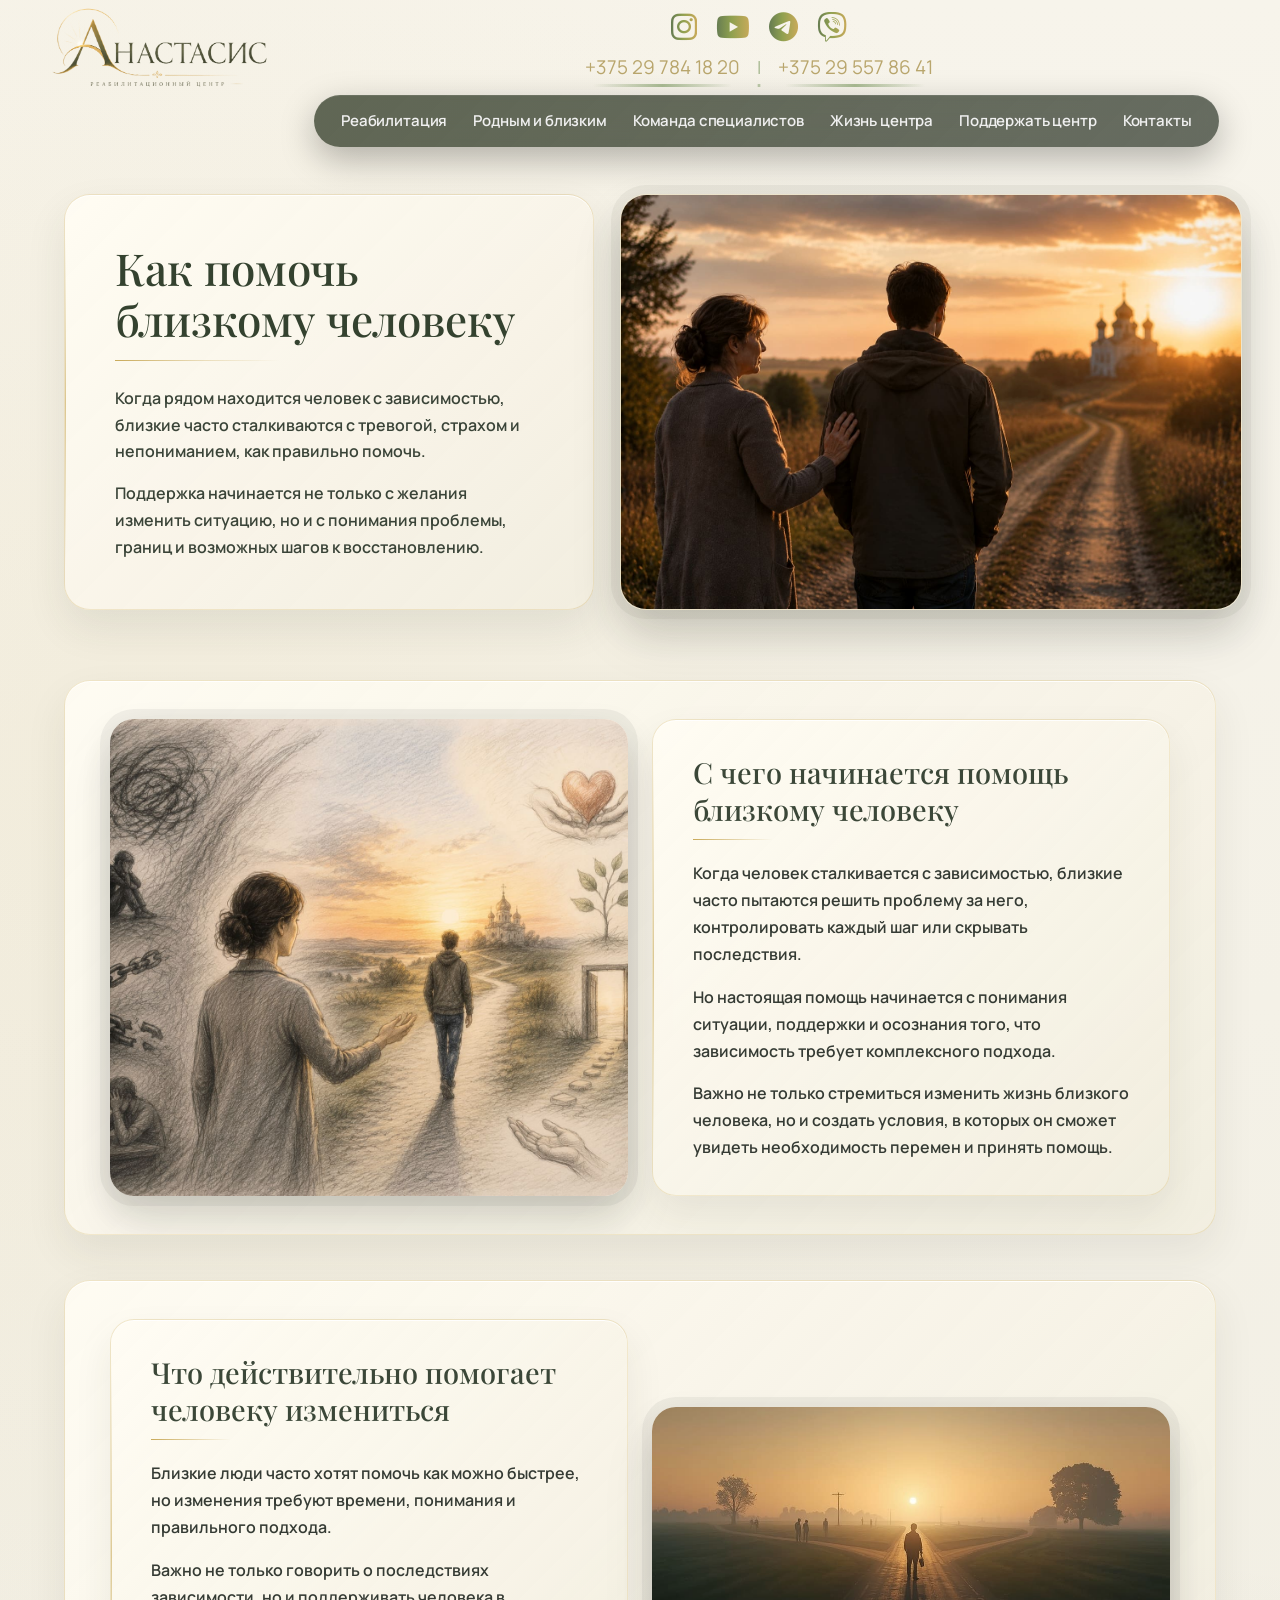
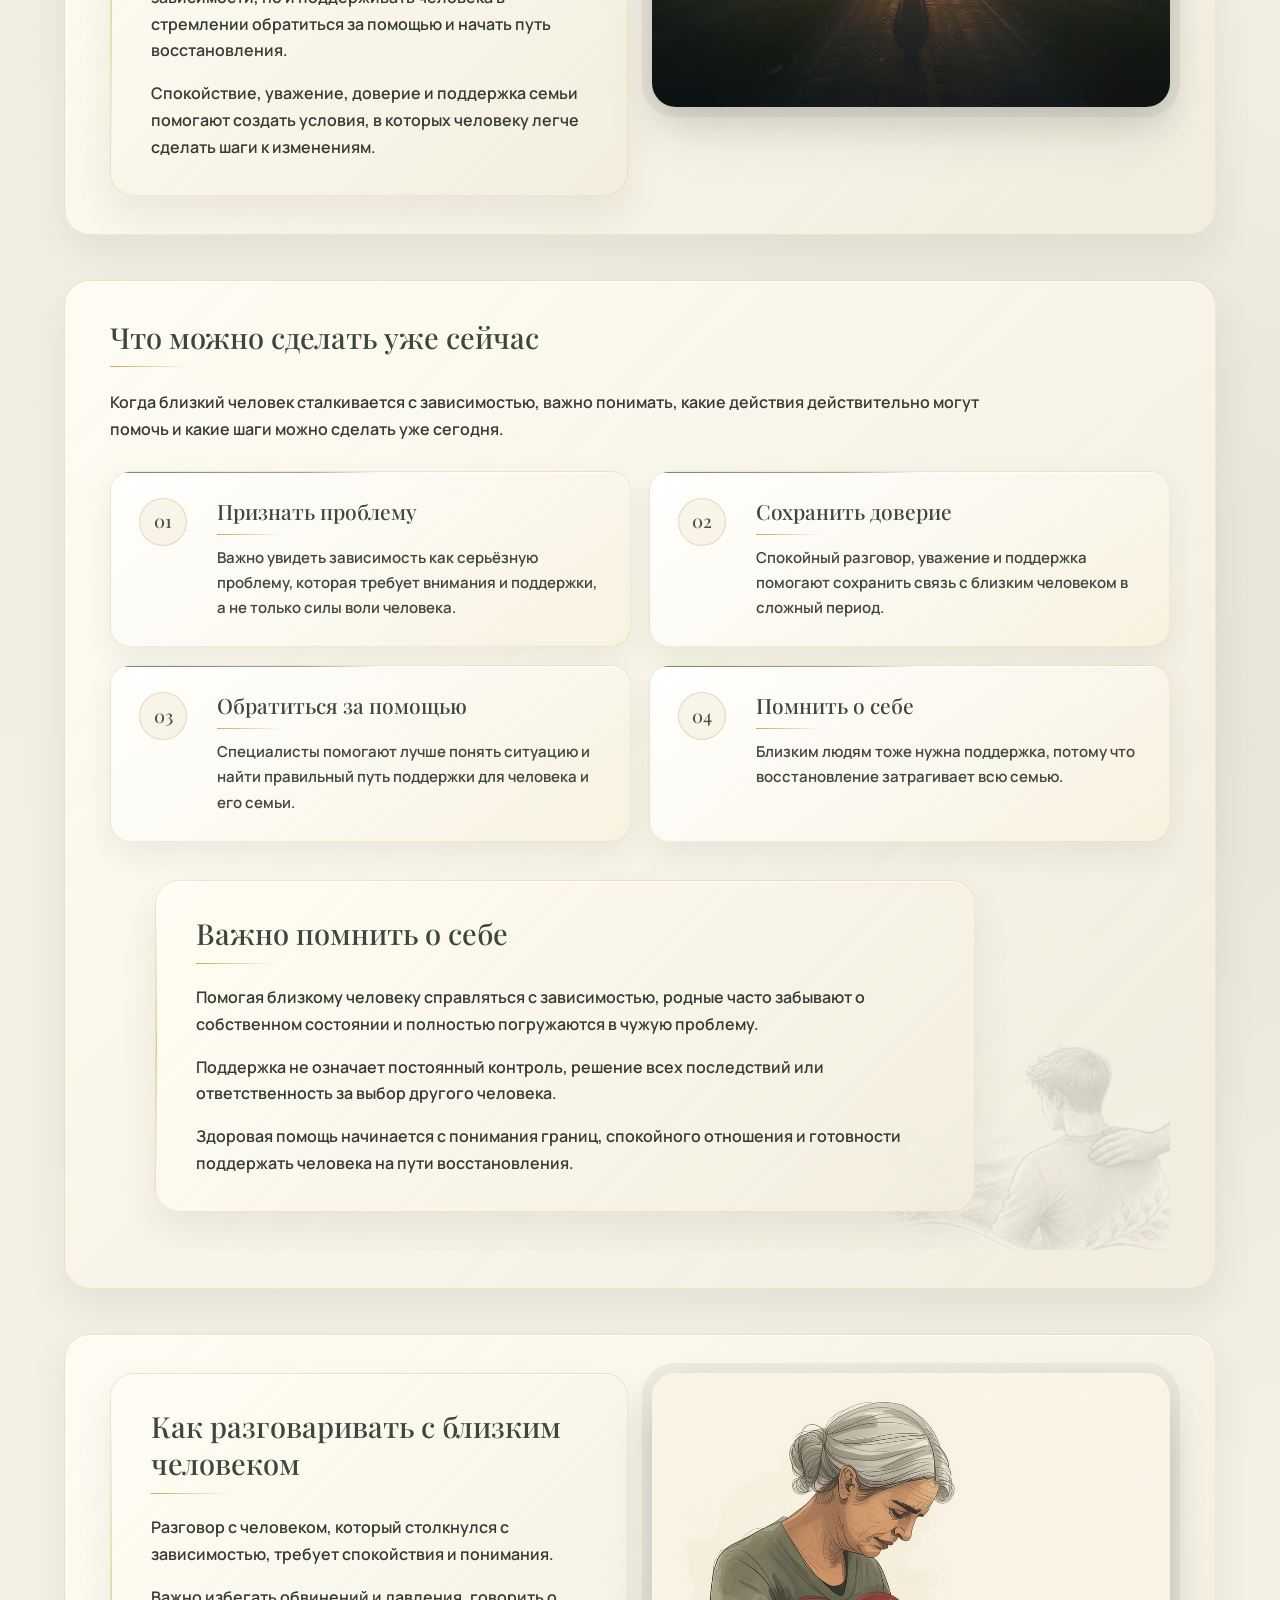
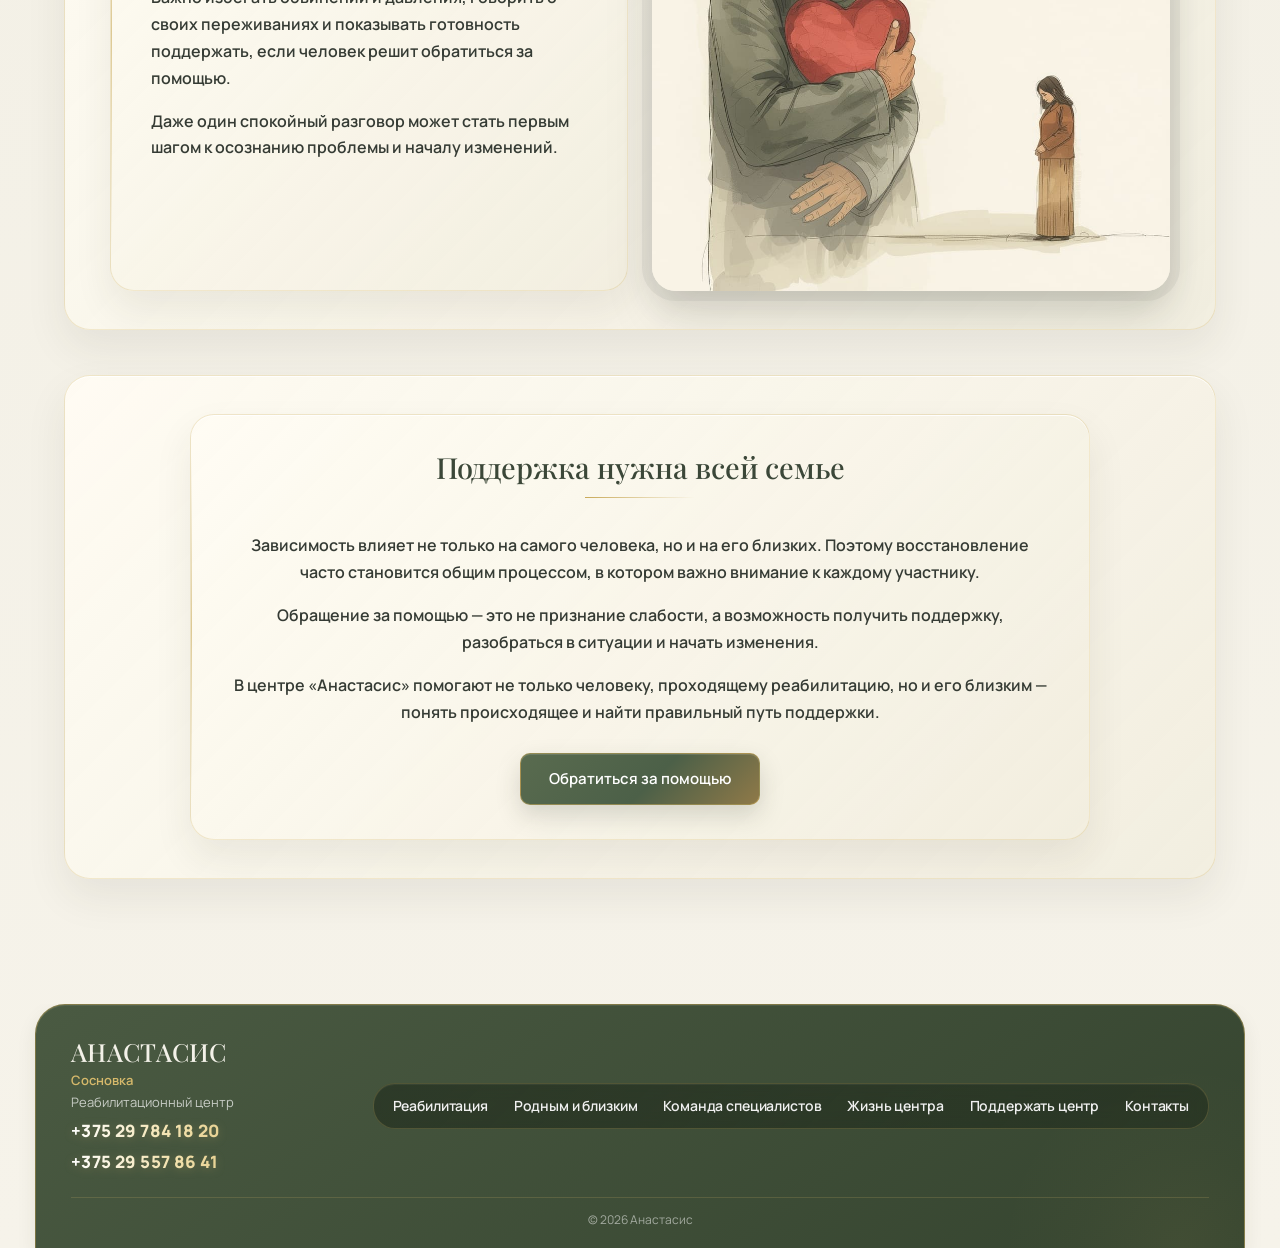
<file: pages/help-family.html>
<!DOCTYPE html>
<html lang="ru">

<head>

<meta charset="UTF-8">
<meta name="viewport" content="width=device-width, initial-scale=1.0">

<title>Как помочь близкому человеку | Реабилитационный центр «Анастасис»</title>

<meta name="description" content="Как помочь близкому человеку с зависимостью. Поддержка семьи, понимание проблемы и первые шаги к восстановлению.">

<link rel="preconnect" href="https://fonts.googleapis.com">
<link rel="preconnect" href="https://fonts.gstatic.com" crossorigin>

<link href="https://fonts.googleapis.com/css2?family=Manrope:wght@400;500;600&family=Playfair+Display:wght@400;500&display=swap" rel="stylesheet">

<link rel="stylesheet" href="https://cdnjs.cloudflare.com/ajax/libs/font-awesome/6.5.2/css/all.min.css">

<link rel="stylesheet" href="../css/style.css">
<link rel="stylesheet" href="../css/footer.css">
<link rel="stylesheet" href="../css/responsive.css">


</head>
<body class="inner-page help-family-page">

<header class="header">

<div class="container">


<a href="../index.html" class="logo">

<img src="../images/logo.png" alt="Реабилитационный центр Анастасис">

</a>



<div class="header-right">


<div class="header-social">

<a href="#" target="_blank" aria-label="Instagram">
<i class="fa-brands fa-instagram"></i>
</a>

<a href="#" target="_blank" aria-label="YouTube">
<i class="fa-brands fa-youtube"></i>
</a>

<a href="#" target="_blank" aria-label="Telegram">
<i class="fa-brands fa-telegram"></i>
</a>

<a href="#" target="_blank" aria-label="Viber">
<i class="fa-brands fa-viber"></i>
</a>

</div>


<button class="burger" aria-label="Меню">

<span></span>
<span></span>
<span></span>

</button>



<div class="header-contacts">

<span>
+375 29 784 18 20
</span>

<span class="divider">
|
</span>

<span>
+375 29 557 86 41
</span>

</div>


<nav>


<div class="menu-item">

<a href="#" class="menu-toggle">
Реабилитация
<span class="arrow">⌄</span>
</a>

<div class="submenu">

<a href="alcohol.html">
Алкогольная зависимость
</a>

<a href="drugs.html">
Наркотическая зависимость
</a>

<a href="rehabilitation.html">
Этапы прохождения реабилитации
</a>

</div>

</div>




<div class="menu-item">

<a href="#" class="menu-toggle">
Родным и близким
<span class="arrow">⌄</span>
</a>

<div class="submenu">

<a href="codependency.html">
Что такое созависимость
</a>

<a href="help-family.html">
Как помочь близкому человеку
</a>

<a href="family-consultation.html">
Семейные консультации
</a>

</div>

</div>




<div class="menu-item">

<a href="#" class="menu-toggle">
Команда специалистов
<span class="arrow">⌄</span>
</a>

<div class="submenu">

<a href="specialists.html">
Специалисты центра
</a>

<a href="spiritual.html">
Духовная составляющая
</a>

</div>

</div>




<div class="menu-item">

<a href="#" class="menu-toggle">
Жизнь центра
<span class="arrow">⌄</span>
</a>

<div class="submenu">

<a href="news.html">
Новости центра
</a>

<a href="events.html">
Мероприятия и события
</a>

</div>

</div>




<div class="menu-item">

<a href="#" class="menu-toggle">
Поддержать центр
<span class="arrow">⌄</span>
</a>

<div class="submenu">

<a href="donation.html">
Пожертвование
</a>

<a href="support-other.html">
Другие способы поддержки
</a>

</div>

</div>




<div class="menu-item">

<a href="#" class="menu-toggle">
Контакты
<span class="arrow">⌄</span>
</a>

<div class="submenu">

<a href="contacts.html">
Телефоны / Карта проезда
</a>

<a href="contact-form.html">
Форма обратной связи
</a>

</div>

</div>
<div class="mobile-social">

<p>
Мы в социальных сетях
</p>

<div class="mobile-social-icons">

<a href="#" aria-label="Instagram">
<i class="fa-brands fa-instagram"></i>
</a>

<a href="#" aria-label="YouTube">
<i class="fa-brands fa-youtube"></i>
</a>

<a href="#" aria-label="Telegram">
<i class="fa-brands fa-telegram"></i>
</a>

<a href="#" aria-label="Viber">
<i class="fa-brands fa-viber"></i>
</a>

</div>

</div>

</nav>


</div> <!-- header-right -->


</div> <!-- container -->


</header>


<section class="inner-hero">


<div>

<h1>
Как помочь близкому человеку
</h1>


<p>
Когда рядом находится человек с зависимостью, близкие часто сталкиваются с тревогой, страхом и непониманием, как правильно помочь.
</p>

<p>
Поддержка начинается не только с желания изменить ситуацию, но и с понимания проблемы, границ и возможных шагов к восстановлению.
</p>


</div>



<img src="../images/help-family-hero.jpg" 
alt="Как помочь близкому человеку">

</section>




<section class="inner-content">


<div class="info-block">

<div class="info-split">


<img src="../images/help-family-understanding.jpg"
alt="Понимание и поддержка близкого человека"
class="info-split-image">


<div class="info-text">

<h2>
С чего начинается помощь близкому человеку
</h2>

<p>
Когда человек сталкивается с зависимостью, близкие часто пытаются решить проблему за него, контролировать каждый шаг или скрывать последствия.
</p>


<p>
Но настоящая помощь начинается с понимания ситуации, поддержки и осознания того, что зависимость требует комплексного подхода.
</p>


<p>
Важно не только стремиться изменить жизнь близкого человека, но и создать условия, в которых он сможет увидеть необходимость перемен и принять помощь.
</p>

</div>


</div>

</div>

<div class="info-block">

<div class="info-split">


<div class="info-text">

<h2>
Что действительно помогает человеку измениться
</h2>


<p>
Близкие люди часто хотят помочь как можно быстрее, но изменения требуют времени, понимания и правильного подхода.
</p>


<p>
Важно не только говорить о последствиях зависимости, но и поддерживать человека в стремлении обратиться за помощью и начать путь восстановления.
</p>


<p>
Спокойствие, уважение, доверие и поддержка семьи помогают создать условия, в которых человеку легче сделать шаги к изменениям.
</p>


</div>



<img src="../images/help-family-support.jpg"
alt="Поддержка близкого человека в процессе восстановления"
class="info-split-image">


</div>

</div>



<div class="info-block">


<h2>
Что можно сделать уже сейчас
</h2>


<p>
Когда близкий человек сталкивается с зависимостью, важно понимать, какие действия действительно могут помочь и какие шаги можно сделать уже сегодня.
</p>


<div class="help-family-actions">

<div class="help-action">

<span>
01
</span>

<div>

<h3>
Признать проблему
</h3>

<p>
Важно увидеть зависимость как серьёзную проблему, которая требует внимания и поддержки, а не только силы воли человека.
</p>

</div>

</div>



<div class="help-action">

<span>
02
</span>

<div>

<h3>
Сохранить доверие
</h3>

<p>
Спокойный разговор, уважение и поддержка помогают сохранить связь с близким человеком в сложный период.
</p>

</div>

</div>



<div class="help-action">

<span>
03
</span>

<div>

<h3>
Обратиться за помощью
</h3>

<p>
Специалисты помогают лучше понять ситуацию и найти правильный путь поддержки для человека и его семьи.
</p>

</div>

</div>



<div class="help-action">

<span>
04
</span>

<div>

<h3>
Помнить о себе
</h3>

<p>
Близким людям тоже нужна поддержка, потому что восстановление затрагивает всю семью.
</p>

</div>


</div>

</div> <!-- help-family-actions -->


<div class="info-block help-family-highlight">

<img src="../images/family-support.png" 
alt=""
class="help-family-decoration">


<div class="info-text">

<h2>
Важно помнить о себе
</h2>


<p>
Помогая близкому человеку справляться с зависимостью, родные часто забывают о собственном состоянии и полностью погружаются в чужую проблему.
</p>


<p>
Поддержка не означает постоянный контроль, решение всех последствий или ответственность за выбор другого человека.
</p>


<p>
Здоровая помощь начинается с понимания границ, спокойного отношения и готовности поддержать человека на пути восстановления.
</p>


</div>

</div>

</div>

<div class="info-block">

<div class="info-split">


<div class="info-text">

<h2>
Как разговаривать с близким человеком
</h2>


<p>
Разговор с человеком, который столкнулся с зависимостью, требует спокойствия и понимания.
</p>


<p>
Важно избегать обвинений и давления, говорить о своих переживаниях и показывать готовность поддержать, если человек решит обратиться за помощью.
</p>


<p>
Даже один спокойный разговор может стать первым шагом к осознанию проблемы и началу изменений.
</p>


</div>

<img src="../images/help-family-dialog.jpg"
alt="Разговор с близким человеком о помощи"
class="info-split-image">

</div>

</div>

<div class="info-block help-family-final">


<div class="info-text">

<h2>
Поддержка нужна всей семье
</h2>


<p>
Зависимость влияет не только на самого человека, но и на его близких. Поэтому восстановление часто становится общим процессом, в котором важно внимание к каждому участнику.
</p>


<p>
Обращение за помощью — это не признание слабости, а возможность получить поддержку, разобраться в ситуации и начать изменения.
</p>


<p>
В центре «Анастасис» помогают не только человеку, проходящему реабилитацию, но и его близким — понять происходящее и найти правильный путь поддержки.
</p>


<div class="help-button">

<a href="contacts.html">
Обратиться за помощью
</a>

</div>


</div>


</div>


</section>

<!-- FOOTER -->


<footer class="footer">


<div class="container">


<div class="footer-top">


<div>

<h3>
АНАСТАСИС
</h3>

<span class="footer-place">
Сосновка
</span>

<p>
Реабилитационный центр
</p>


<div class="footer-contacts">

<span>
+375 29 784 18 20
</span>

<span>
+375 29 557 86 41
</span>

</div>


</div>


<nav class="footer-menu">

    <a href="#top">
        Реабилитация
    </a>

    <a href="#top">
        Родным и близким
    </a>

    <a href="#top">
        Команда специалистов
    </a>

    <a href="#top">
        Жизнь центра
    </a>

    <a href="#top">
        Поддержать центр
    </a>

    <a href="#top">
        Контакты
    </a>

</nav>


</div>


<div class="copyright">

© 2026 Анастасис

</div>


</div>


</footer>

<script src="../js/script.js"></script>


</body>

</html>
</file>
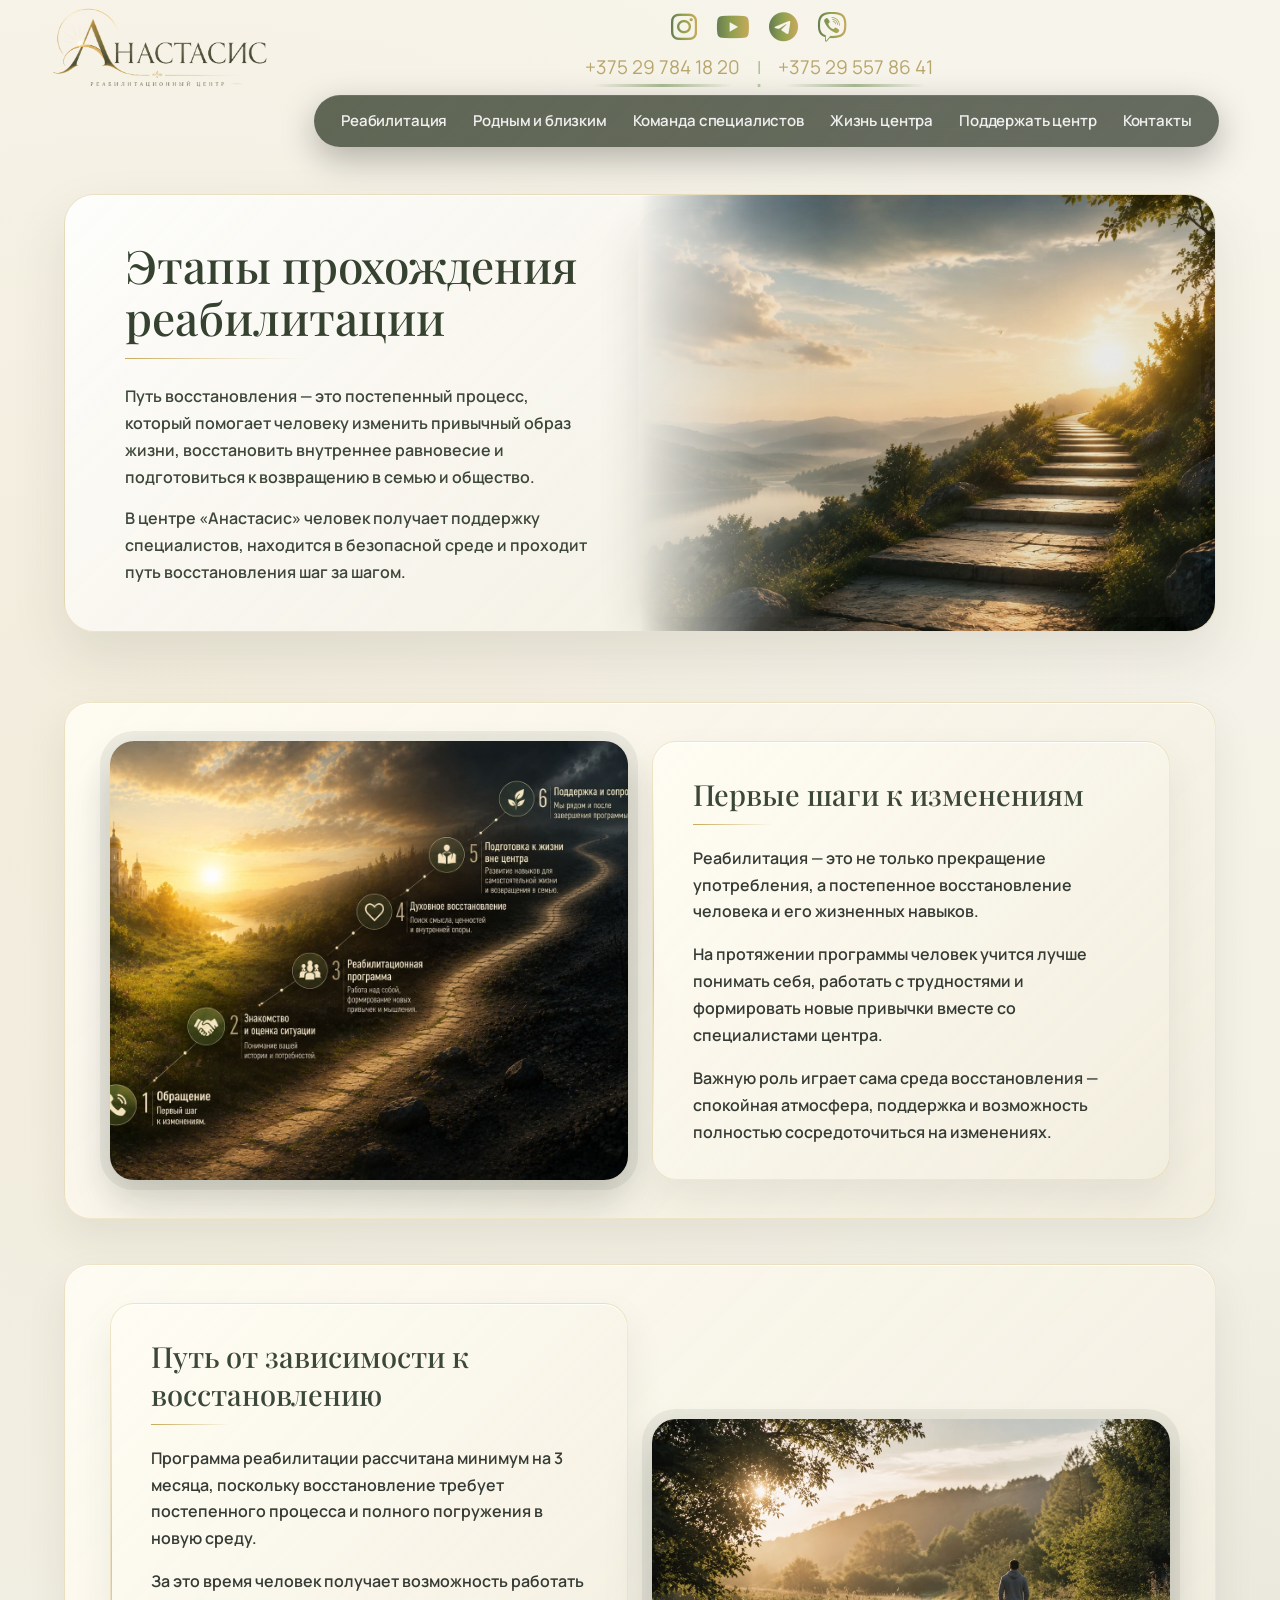
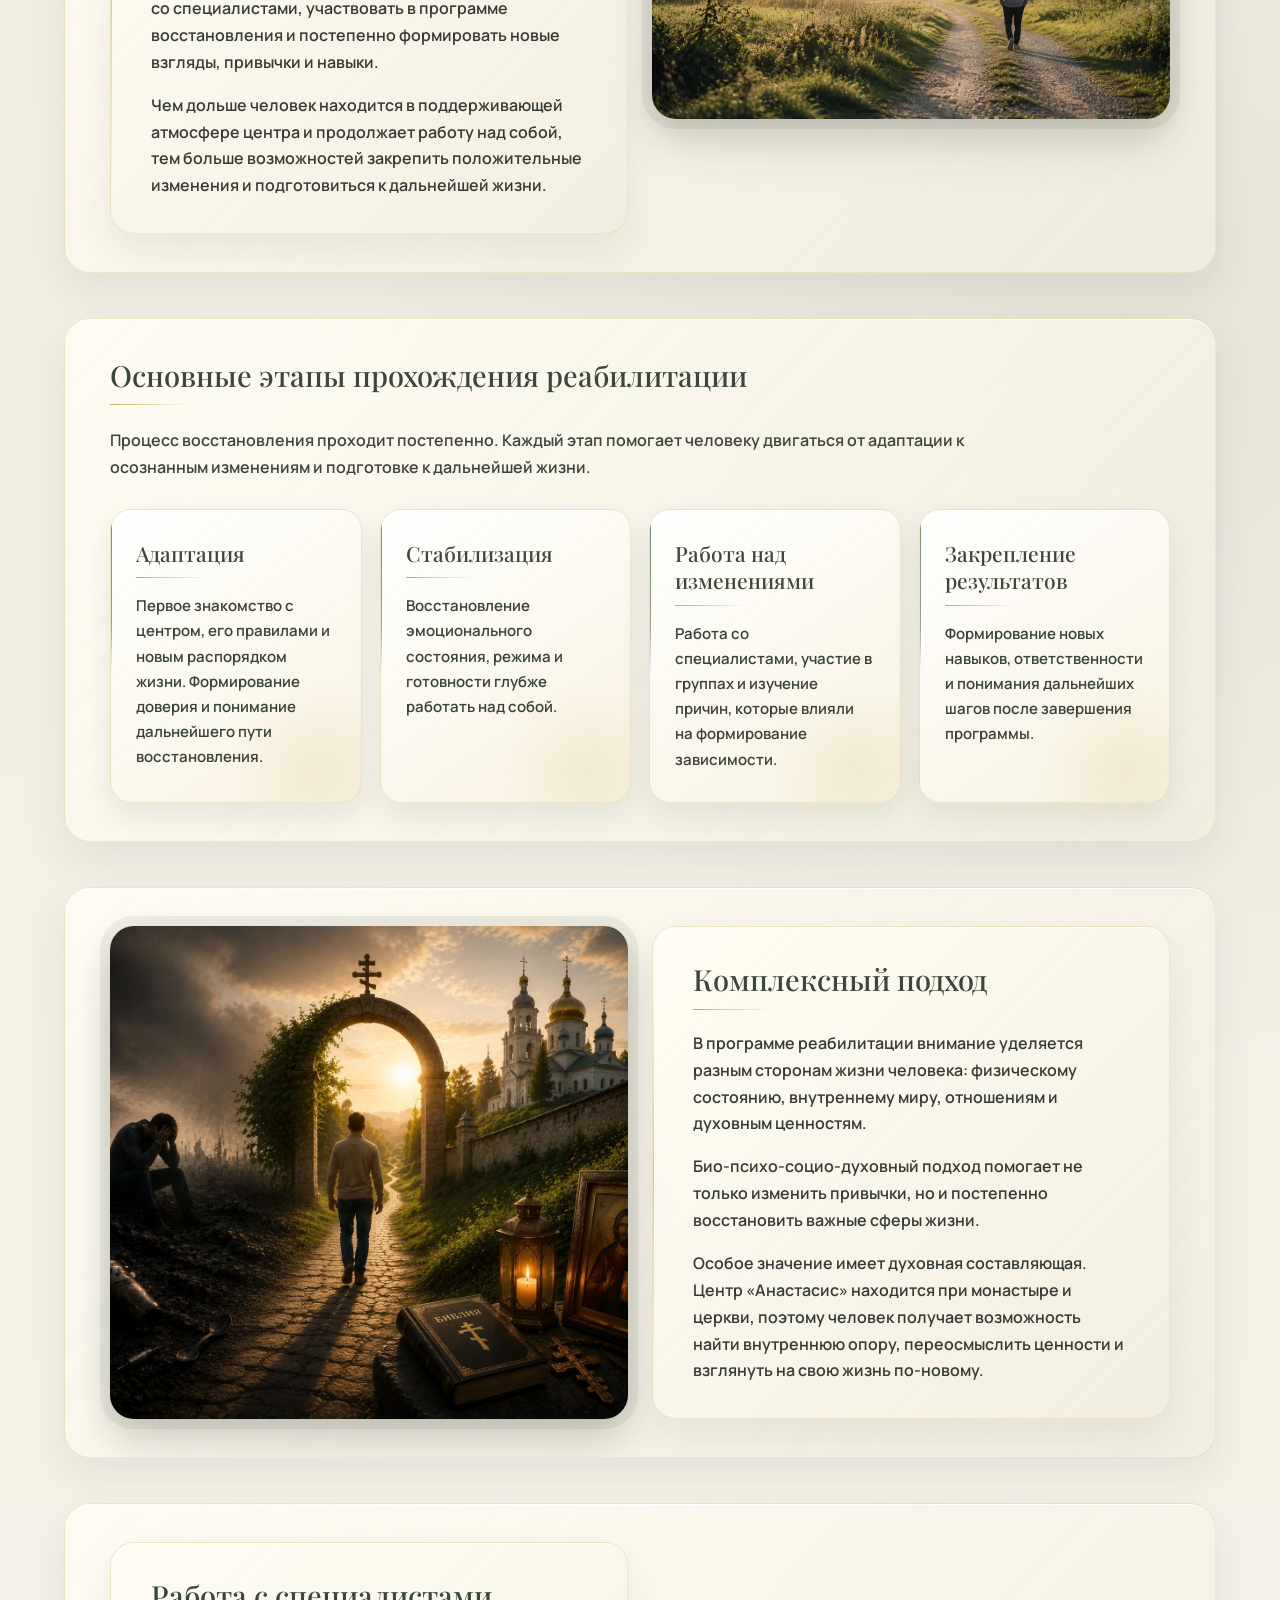
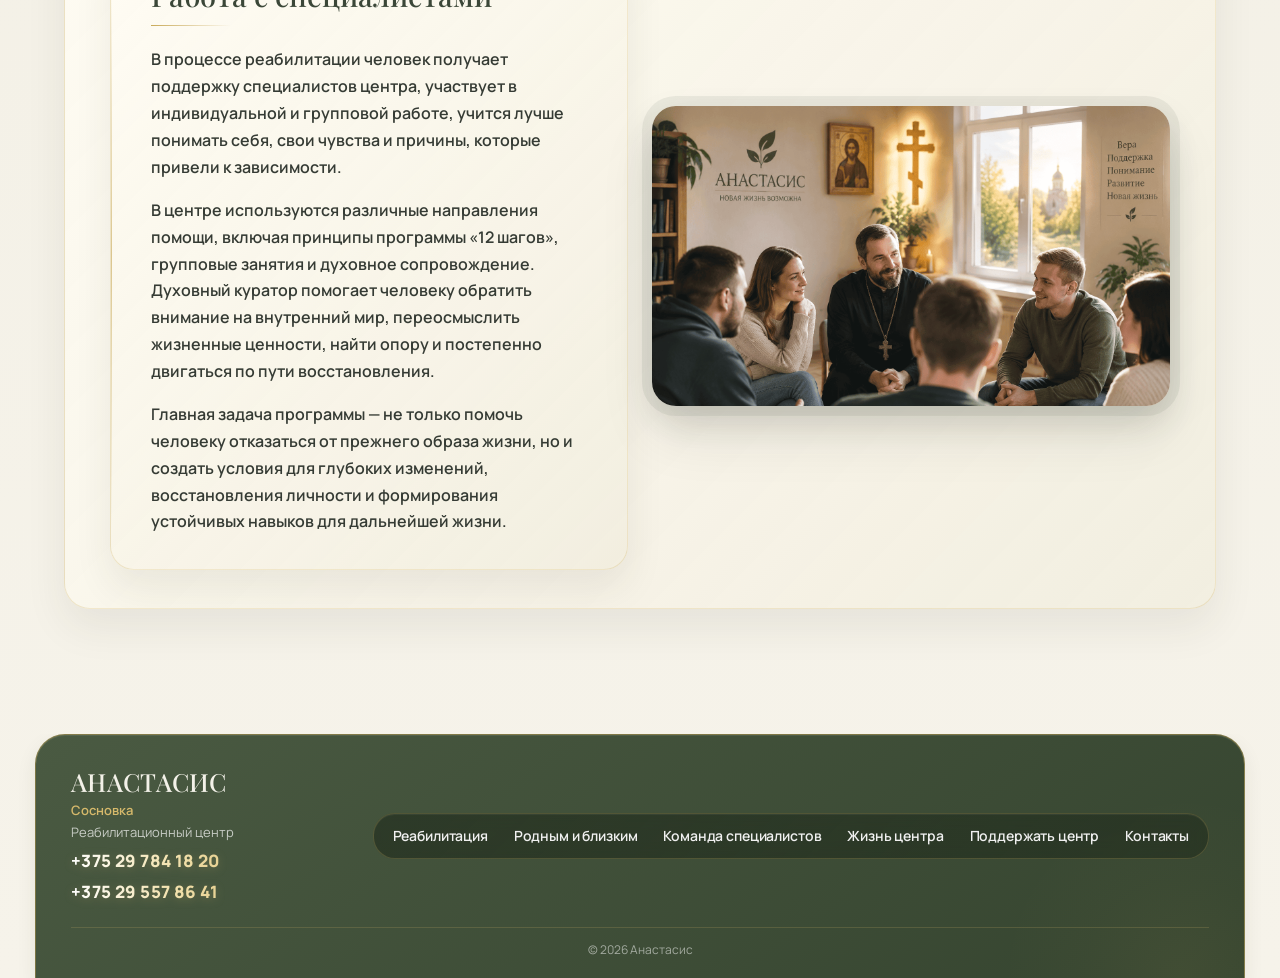
<file: pages/rehabilitation.html>
<!DOCTYPE html>
<html lang="ru">

<head>

<meta charset="UTF-8">

<meta name="viewport" content="width=device-width, initial-scale=1.0">

<title>Этапы прохождения реабилитации | Реабилитационный центр «Анастасис»</title>

<meta name="description" content="Этапы прохождения реабилитации в центре «Анастасис». Восстановление, поддержка специалистов и путь к новой жизни.">


<link rel="preconnect" href="https://fonts.googleapis.com">
<link rel="preconnect" href="https://fonts.gstatic.com" crossorigin>

<link href="https://fonts.googleapis.com/css2?family=Manrope:wght@400;500;600&family=Playfair+Display:wght@400;500&display=swap" rel="stylesheet">

<link rel="stylesheet" href="https://cdnjs.cloudflare.com/ajax/libs/font-awesome/6.5.2/css/all.min.css">

<link rel="stylesheet" href="../css/style.css">
<link rel="stylesheet" href="../css/footer.css">
<link rel="stylesheet" href="../css/responsive.css">


</head>
<body class="inner-page rehabilitation-page">

<header class="header">

<div class="container">


<a href="../index.html" class="logo">

<img src="../images/logo.png" alt="Реабилитационный центр Анастасис">

</a>



<div class="header-right">


<div class="header-social">

<a href="#" target="_blank" aria-label="Instagram">
<i class="fa-brands fa-instagram"></i>
</a>

<a href="#" target="_blank" aria-label="YouTube">
<i class="fa-brands fa-youtube"></i>
</a>

<a href="#" target="_blank" aria-label="Telegram">
<i class="fa-brands fa-telegram"></i>
</a>

<a href="#" target="_blank" aria-label="Viber">
<i class="fa-brands fa-viber"></i>
</a>

</div>


<button class="burger" aria-label="Меню">

<span></span>
<span></span>
<span></span>

</button>



<div class="header-contacts">

<span>
+375 29 784 18 20
</span>

<span class="divider">
|
</span>

<span>
+375 29 557 86 41
</span>

</div>


<nav>


<div class="menu-item">

<a href="#" class="menu-toggle">
Реабилитация
<span class="arrow">⌄</span>
</a>

<div class="submenu">

<a href="alcohol.html">
Алкогольная зависимость
</a>

<a href="drugs.html">
Наркотическая зависимость
</a>

<a href="rehabilitation.html">
Этапы прохождения реабилитации
</a>

</div>

</div>




<div class="menu-item">

<a href="#" class="menu-toggle">
Родным и близким
<span class="arrow">⌄</span>
</a>

<div class="submenu">

<a href="codependency.html">
Что такое созависимость
</a>

<a href="help-family.html">
Как помочь близкому человеку
</a>

<a href="family-consultation.html">
Семейные консультации
</a>

</div>

</div>




<div class="menu-item">

<a href="#" class="menu-toggle">
Команда специалистов
<span class="arrow">⌄</span>
</a>

<div class="submenu">

<a href="specialists.html">
Специалисты центра
</a>

<a href="spiritual.html">
Духовная составляющая
</a>

</div>

</div>




<div class="menu-item">

<a href="#" class="menu-toggle">
Жизнь центра
<span class="arrow">⌄</span>
</a>

<div class="submenu">

<a href="news.html">
Новости центра
</a>

<a href="events.html">
Мероприятия и события
</a>

</div>

</div>




<div class="menu-item">

<a href="#" class="menu-toggle">
Поддержать центр
<span class="arrow">⌄</span>
</a>

<div class="submenu">

<a href="donation.html">
Пожертвование
</a>

<a href="support-other.html">
Другие способы поддержки
</a>

</div>

</div>




<div class="menu-item">

<a href="#" class="menu-toggle">
Контакты
<span class="arrow">⌄</span>
</a>

<div class="submenu">

<a href="contacts.html">
Телефоны / Карта проезда
</a>
<a href="contact-form.html">
Форма обратной связи
</a>

</div>

</div>
<div class="mobile-social">

<p>
Мы в социальных сетях
</p>

<div class="mobile-social-icons">

<a href="#" aria-label="Instagram">
<i class="fa-brands fa-instagram"></i>
</a>

<a href="#" aria-label="YouTube">
<i class="fa-brands fa-youtube"></i>
</a>

<a href="#" aria-label="Telegram">
<i class="fa-brands fa-telegram"></i>
</a>

<a href="#" aria-label="Viber">
<i class="fa-brands fa-viber"></i>
</a>

</div>

</div>

</nav>


</div> <!-- header-right -->


</div> <!-- container -->


</header>


<section class="inner-hero">


<div>

<h1>
Этапы прохождения реабилитации
</h1>


<p>
Путь восстановления — это постепенный процесс, который помогает человеку изменить привычный образ жизни, восстановить внутреннее равновесие и подготовиться к возвращению в семью и общество.
</p>

<p>
В центре «Анастасис» человек получает поддержку специалистов, находится в безопасной среде и проходит путь восстановления шаг за шагом.
</p>


</div>



<img src="../images/rehabilitation.jpg" 
alt="Этапы прохождения реабилитации">

</section>




<section class="inner-content">


<div class="info-block">

<div class="info-split">


<img src="../images/rehab-process.jpg"
alt="Процесс реабилитации в центре"
class="info-split-image">


<div class="info-text">

<h2>
Первые шаги к изменениям
</h2>


<p>
Реабилитация — это не только прекращение употребления, а постепенное восстановление человека и его жизненных навыков.
</p>


<p>
На протяжении программы человек учится лучше понимать себя, работать с трудностями и формировать новые привычки вместе со специалистами центра.
</p>


<p>
Важную роль играет сама среда восстановления — спокойная атмосфера, поддержка и возможность полностью сосредоточиться на изменениях.
</p>


</div>


</div>

</div>

<div class="info-block">

<div class="info-split">


<div class="info-text">

<h2>
Путь от зависимости к восстановлению
</h2>


<p>
Программа реабилитации рассчитана минимум на 3 месяца, поскольку восстановление требует постепенного процесса и полного погружения в новую среду.
</p>


<p>
За это время человек получает возможность работать со специалистами, участвовать в программе восстановления и постепенно формировать новые взгляды, привычки и навыки.
</p>


<p>
Чем дольше человек находится в поддерживающей атмосфере центра и продолжает работу над собой, тем больше возможностей закрепить положительные изменения и подготовиться к дальнейшей жизни.
</p>


</div>



<img src="../images/rehab-time.jpg"
alt="Атмосфера реабилитационного центра"
class="info-split-image">


</div>

</div>

</div>





<div class="info-block">


<h2>
Основные этапы прохождения реабилитации
</h2>


<p>
Процесс восстановления проходит постепенно. Каждый этап помогает человеку двигаться от адаптации к осознанным изменениям и подготовке к дальнейшей жизни.
</p>


<div class="info-cards rehab-stages">


<div class="info-card">


<h3>
Адаптация
</h3>

<p>
Первое знакомство с центром, его правилами и новым распорядком жизни. Формирование доверия и понимание дальнейшего пути восстановления.
</p>

</div>



<div class="info-card">

<h3>
Стабилизация
</h3>

<p>
Восстановление эмоционального состояния, режима и готовности глубже работать над собой.
</p>

</div>



<div class="info-card">

<h3>
Работа над изменениями
</h3>

<p>
Работа со специалистами, участие в группах и изучение причин, которые влияли на формирование зависимости.
</p>

</div>



<div class="info-card">

<h3>
Закрепление результатов
</h3>

<p>
Формирование новых навыков, ответственности и понимания дальнейших шагов после завершения программы.
</p>

</div>



</div>


</div>

<div class="info-block">

<div class="info-split">


<img src="../images/rehab-approach.jpg"
alt="Комплексный подход к восстановлению"
class="info-split-image">


<div class="info-text">

<h2>
Комплексный подход 
</h2>


<p>
В программе реабилитации внимание уделяется разным сторонам жизни человека: физическому состоянию, внутреннему миру, отношениям и духовным ценностям.
</p>


<p>
Био-психо-социо-духовный подход помогает не только изменить привычки, но и постепенно восстановить важные сферы жизни.
</p>


<p>
Особое значение имеет духовная составляющая. Центр «Анастасис» находится при монастыре и церкви, поэтому человек получает возможность найти внутреннюю опору, переосмыслить ценности и взглянуть на свою жизнь по-новому.
</p>


</div>


</div>

</div>

<div class="info-block">

<div class="info-split">


<div class="info-text">

<h2>
Работа с специалистами
</h2>


<p>
В процессе реабилитации человек получает поддержку специалистов центра, участвует в индивидуальной и групповой работе, учится лучше понимать себя, свои чувства и причины, которые привели к зависимости.
</p>


<p>
В центре используются различные направления помощи, включая принципы программы «12 шагов», групповые занятия и духовное сопровождение. Духовный куратор помогает человеку обратить внимание на внутренний мир, переосмыслить жизненные ценности, найти опору и постепенно двигаться по пути восстановления.
</p>


<p>
Главная задача программы — не только помочь человеку отказаться от прежнего образа жизни, но и создать условия для глубоких изменений, восстановления личности и формирования устойчивых навыков для дальнейшей жизни.
</p>


</div>



<img src="../images/rehab-support.png"
alt="Работа специалистов и поддержка в процессе реабилитации"
class="info-split-image">


</div>

</div>

</section>


<!-- FOOTER -->


<footer class="footer">


<div class="container">


<div class="footer-top">


<div>

<h3>
АНАСТАСИС
</h3>

<span class="footer-place">
Сосновка
</span>

<p>
Реабилитационный центр
</p>


<div class="footer-contacts">

<span>
+375 29 784 18 20
</span>

<span>
+375 29 557 86 41
</span>

</div>


</div>



<nav class="footer-menu">

    <a href="#top">
        Реабилитация
    </a>

    <a href="#top">
        Родным и близким
    </a>

    <a href="#top">
        Команда специалистов
    </a>

    <a href="#top">
        Жизнь центра
    </a>

    <a href="#top">
        Поддержать центр
    </a>

    <a href="#top">
        Контакты
    </a>

</nav>


</div>


<div class="copyright">

© 2026 Анастасис

</div>


</div>


</footer>

<script src="../js/script.js"></script>


</body>

</html>
</file>
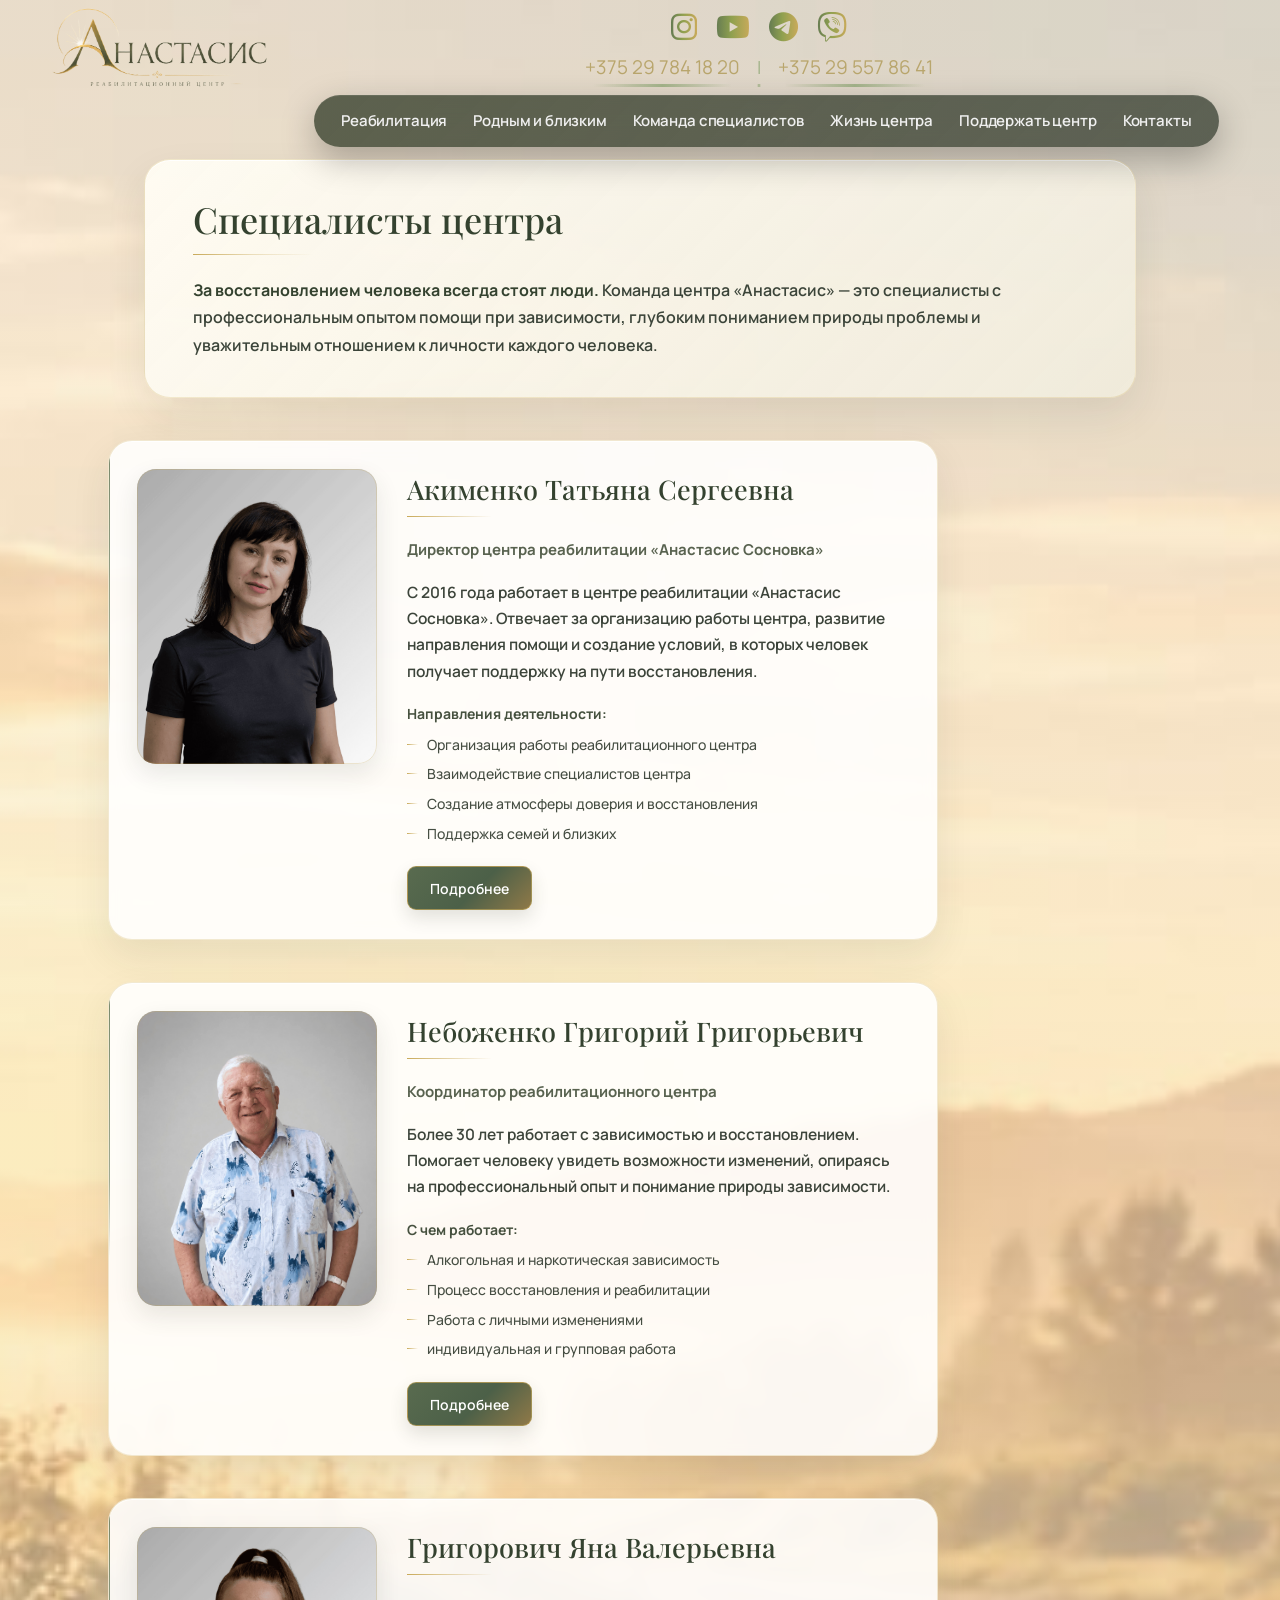
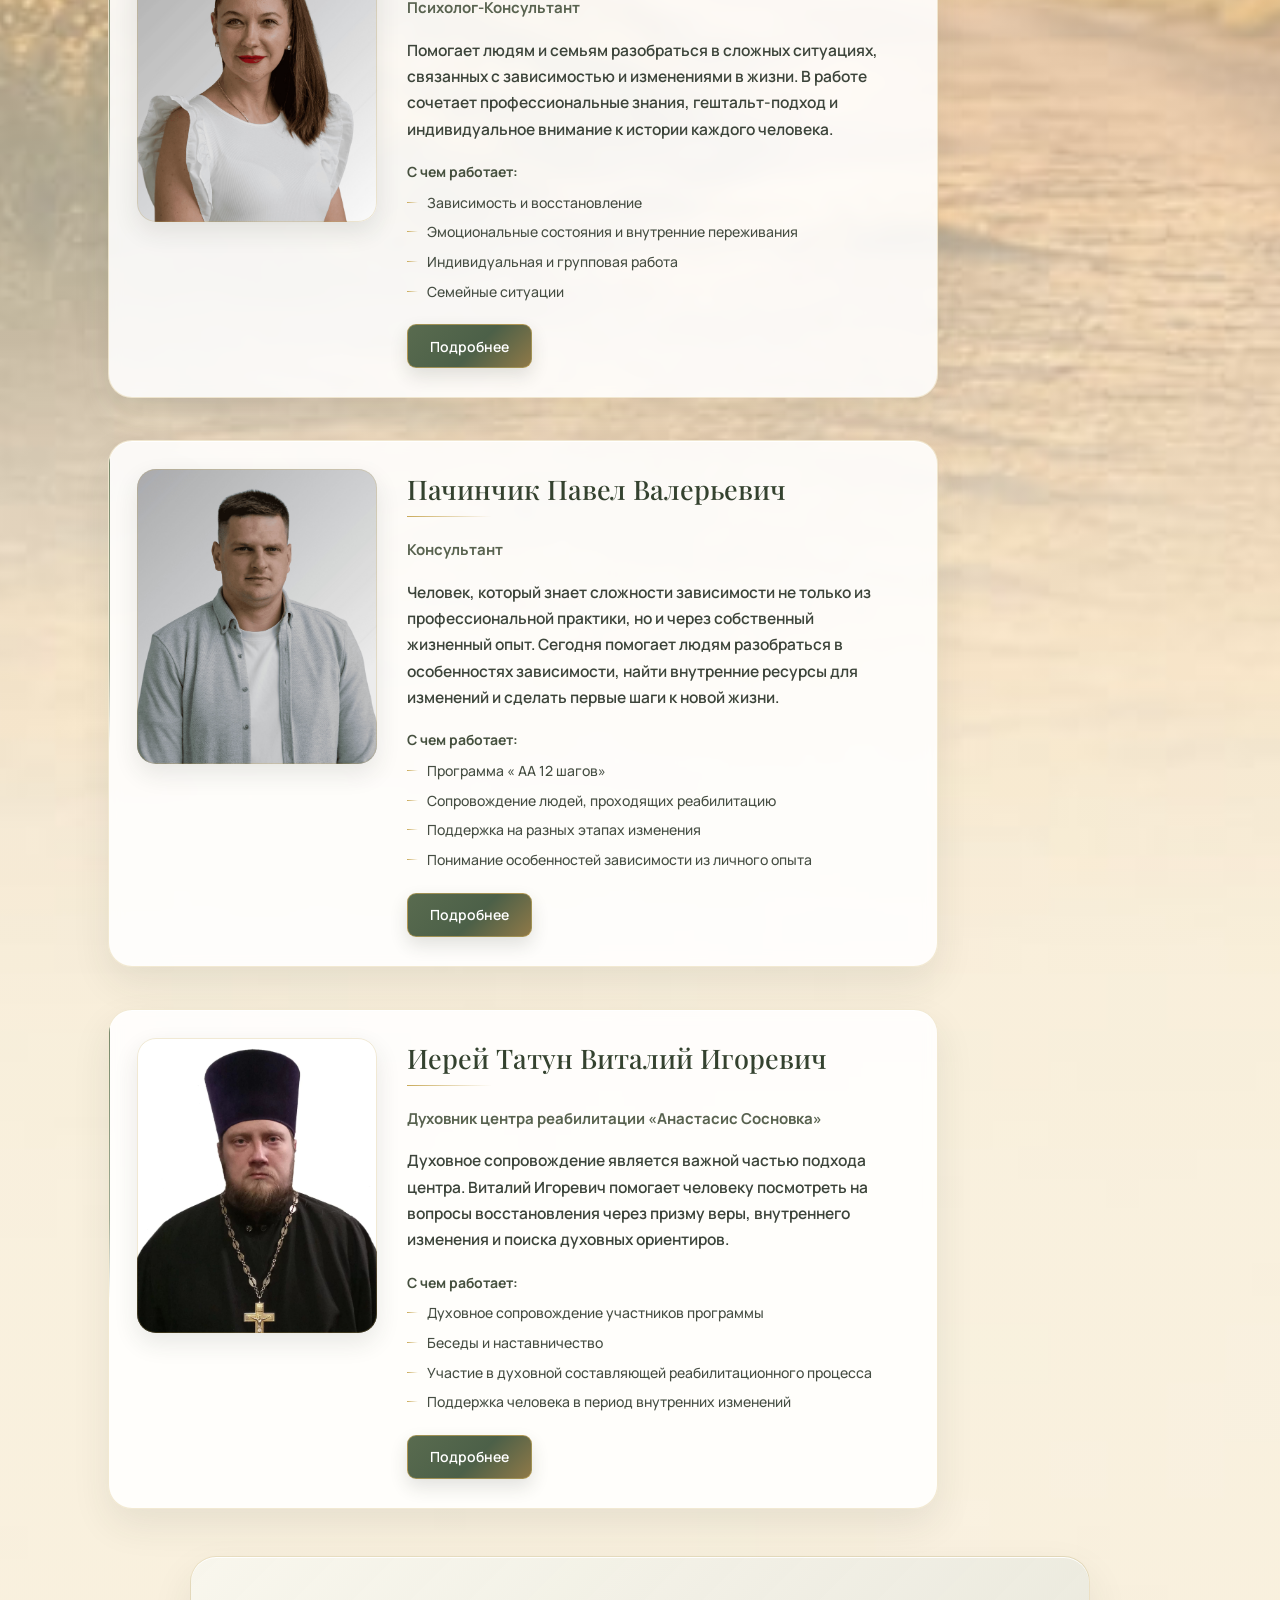
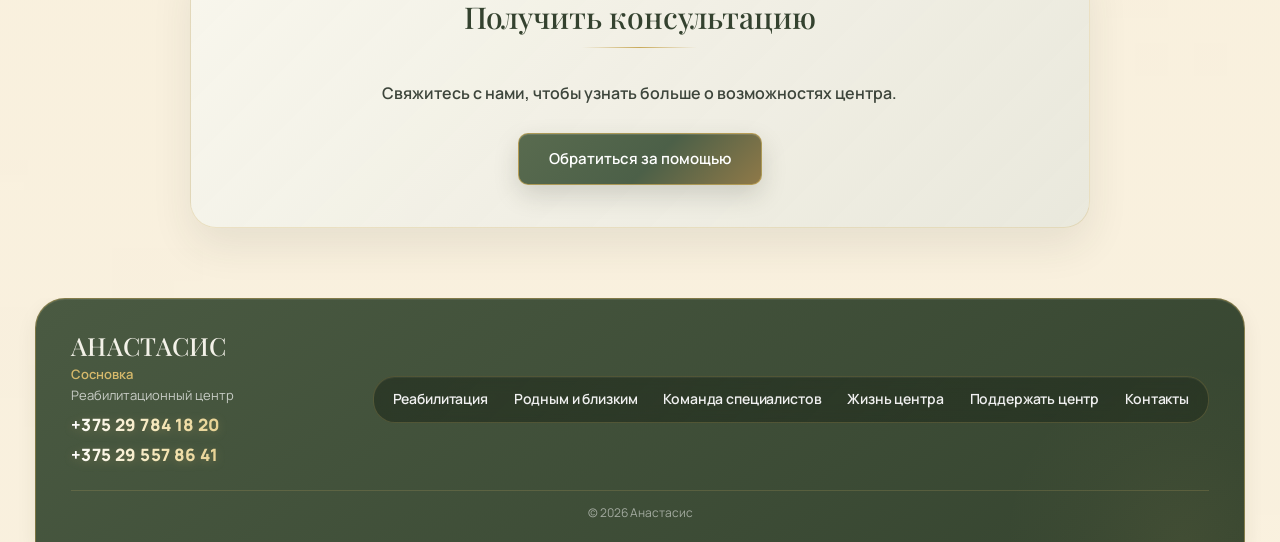
<file: pages/specialists.html>
<!DOCTYPE html>
<html lang="ru">

<head>

<meta charset="UTF-8">
<meta name="viewport" content="width=device-width, initial-scale=1.0">

<title>Специалисты центра «Анастасис» | Реабилитационный центр</title>

<meta name="description" content="Специалисты реабилитационного центра «Анастасис Сосновка». Опыт, профессиональный подход и внимательное сопровождение людей на пути изменений.">

<link rel="preconnect" href="https://fonts.googleapis.com">
<link rel="preconnect" href="https://fonts.gstatic.com" crossorigin>

<link href="https://fonts.googleapis.com/css2?family=Manrope:wght@400;500;600&family=Playfair+Display:wght@400;500&display=swap" rel="stylesheet">

<link rel="stylesheet" href="https://cdnjs.cloudflare.com/ajax/libs/font-awesome/6.5.2/css/all.min.css">

<link rel="stylesheet" href="../css/style.css">
<link rel="stylesheet" href="../css/footer.css">
<link rel="stylesheet" href="../css/responsive.css">

</head>
<body class="inner-page specialists-page">

<header class="header">

<div class="container">


<a href="../index.html" class="logo">

<img src="../images/logo.png" alt="Реабилитационный центр Анастасис">

</a>



<div class="header-right">


<div class="header-social">

<a href="#" target="_blank" aria-label="Instagram">
<i class="fa-brands fa-instagram"></i>
</a>

<a href="#" target="_blank" aria-label="YouTube">
<i class="fa-brands fa-youtube"></i>
</a>

<a href="#" target="_blank" aria-label="Telegram">
<i class="fa-brands fa-telegram"></i>
</a>

<a href="#" target="_blank" aria-label="Viber">
<i class="fa-brands fa-viber"></i>
</a>

</div>


<button class="burger" aria-label="Меню">

<span></span>
<span></span>
<span></span>

</button>



<div class="header-contacts">

<span>
+375 29 784 18 20
</span>

<span class="divider">
|
</span>

<span>
+375 29 557 86 41
</span>

</div>



<nav>


<div class="menu-item">

<a href="#" class="menu-toggle">
Реабилитация
<span class="arrow">⌄</span>
</a>

<div class="submenu">

<a href="alcohol.html">
Алкогольная зависимость
</a>

<a href="drugs.html">
Наркотическая зависимость
</a>

<a href="rehabilitation.html">
Этапы прохождения реабилитации
</a>

</div>

</div>




<div class="menu-item">

<a href="#" class="menu-toggle">
Родным и близким
<span class="arrow">⌄</span>
</a>

<div class="submenu">

<a href="codependency.html">
Что такое созависимость
</a>

<a href="help-family.html">
Как помочь близкому человеку
</a>

<a href="family-consultation.html">
Семейные консультации
</a>

</div>

</div>




<div class="menu-item">

<a href="#" class="menu-toggle">
Команда специалистов
<span class="arrow">⌄</span>
</a>
<div class="submenu">

<a href="specialists.html">
Специалисты центра
</a>

<a href="spiritual.html">
Духовная составляющая
</a>

</div>

</div>




<div class="menu-item">

<a href="#" class="menu-toggle">
Жизнь центра
<span class="arrow">⌄</span>
</a>

<div class="submenu">

<a href="news.html">
Новости центра
</a>

<a href="events.html">
Мероприятия и события
</a>

</div>

</div>




<div class="menu-item">

<a href="#" class="menu-toggle">
Поддержать центр
<span class="arrow">⌄</span>
</a>

<div class="submenu">

<a href="donation.html">
Пожертвование
</a>

<a href="support-other.html">
Другие способы поддержки
</a>

</div>

</div>




<div class="menu-item">

<a href="#" class="menu-toggle">
Контакты
<span class="arrow">⌄</span>
</a>

<div class="submenu">


<a href="contacts.html">
Телефоны / Карта проезда
</a>

<a href="contact-form.html">
Форма обратной связи
</a>


</div>

</div>

</div>
<div class="mobile-social">

<p>
Мы в социальных сетях
</p>

<div class="mobile-social-icons">

<a href="#" aria-label="Instagram">
<i class="fa-brands fa-instagram"></i>
</a>

<a href="#" aria-label="YouTube">
<i class="fa-brands fa-youtube"></i>
</a>

<a href="#" aria-label="Telegram">
<i class="fa-brands fa-telegram"></i>
</a>

<a href="#" aria-label="Viber">
<i class="fa-brands fa-viber"></i>
</a>

</div>

</div>

</nav>


</div> <!-- header-right -->


</div> <!-- container -->


</header>


<section class="specialists-background">


<div class="container">


<section class="specialists-intro">

<h1>
Специалисты центра
</h1>


<div class="specialists-intro-text">


<p>
<strong>За восстановлением человека всегда стоят люди.</strong>
Команда центра «Анастасис» — это специалисты с профессиональным опытом помощи при зависимости, глубоким пониманием природы проблемы и уважительным отношением к личности каждого человека.
</p>


</div>


</section>


<div class="specialists-list">



<div class="specialist-card">


<div class="specialist-card-main">


<div class="specialist-photo">

<img src="../images/akimenko.jpg"
alt="Акименко Татьяна Сергеевна">

</div>



<div class="specialist-info">


<h2>
Акименко Татьяна Сергеевна
</h2>


<h3>
Директор центра реабилитации «Анастасис Сосновка»
</h3>


<p class="specialist-short">

С 2016 года работает в центре реабилитации «Анастасис Сосновка». Отвечает за организацию работы центра, развитие направления помощи и создание условий, в которых человек получает поддержку на пути восстановления.

</p>


<h4>
Направления деятельности:
</h4>


<ul>

<li>
Организация работы реабилитационного центра
</li>

<li>
Взаимодействие специалистов центра
</li>

<li>
Создание атмосферы доверия и восстановления
</li>

<li>
Поддержка семей и близких
</li>

</ul>



<button class="specialist-more">
Подробнее
</button>


</div>


</div>



<div class="specialist-details">

<p>
Татьяна Сергеевна работает в учреждении «Центр реабилитации зависимых от алкоголя и наркотиков Анастасис Сосновка» с февраля 2016 года.
</p>


<p>
В качестве директора занимается организацией работы центра, развитием его направлений и координацией деятельности команды специалистов.
</p>

<p>
Задача — создавать условия, в которых профессиональные знания специалистов объединяются с внимательным отношением к человеку и его жизненной ситуации.

</p>

<p>
<strong>«За каждым человеком, который приходит в центр, стоит не только проблема зависимости, но и целая история жизни, семья и надежда на изменения».</strong>
</p>

</div>


</div>

<div class="specialist-card">


<div class="specialist-card-main">


<div class="specialist-photo">

<img src="../images/nebozhenko.jpg"
alt="Небоженко Григорий Григорьевич">

</div>



<div class="specialist-info">


<h2>
Небоженко Григорий Григорьевич
</h2>


<h3>
Координатор реабилитационного центра
</h3>


<p class="specialist-short">

Более 30 лет работает с зависимостью и восстановлением.
Помогает человеку увидеть возможности изменений, опираясь на профессиональный опыт и понимание природы зависимости.


</p>


<h4>
С чем работает:
</h4>


<ul>

<li>
Алкогольная и наркотическая зависимость
</li>

<li>
Процесс восстановления и реабилитации
</li>

<li>
Работа с личными изменениями
</li>

<li>
индивидуальная и групповая работа
</li>

</ul>



<button class="specialist-more">
Подробнее
</button>


</div>


</div>



<div class="specialist-details">

<p>
Небоженко Григорий Григорьевич имеет многолетний опыт работы в сфере помощи людям с зависимостями. В профессиональном подходе сочетает знания психологии, работу с личностью и внимание к жизненной ситуации человека.
</p>


<p>
Сертификат EAGT — подтверждение квалификации в области гештальт-терапии по стандартам Европейской ассоциации гештальт-терапии.
</p>


<p>
Член Белорусской психологической ассоциации. Участник профессиональных программ по работе с химической зависимостью и современным подходам помощи людям.
</p>

<p>
Член Белорусской психологической ассоциации.
</p>

<p>
Участник программы кафедры наркологии Московской медицинской академии «Современные взгляды на природу и лечение химической зависимости».
</p>

<p>
Обучение в Московском гештальт институте по направлению «Гештальт-терапия».
</p>

</div>


</div>

<div class="specialist-card">


<div class="specialist-card-main">


<div class="specialist-photo">

<img src="../images/grigorovich.jpg"

alt="Григорович Яна Валерьевна">

</div>



<div class="specialist-info">


<h2>
Григорович Яна Валерьевна
</h2>


<h3>
Психолог-Консультант
</h3>


<p class="specialist-short">

Помогает людям и семьям разобраться в сложных ситуациях, связанных с зависимостью и изменениями в жизни. В работе сочетает профессиональные знания, гештальт-подход и индивидуальное внимание к истории каждого человека.

</p>


<h4>
С чем работает:
</h4>


<ul>

<li>
Зависимость и восстановление
</li>

<li>
Эмоциональные состояния и внутренние переживания
</li>

<li>
Индивидуальная и групповая работа
</li>

<li>
Семейные ситуации
</li>

</ul>



<button class="specialist-more">
Подробнее
</button>


</div>


</div>


<div class="specialist-details">

<p>
9+ лет работы с зависимостями и созависимостью
</p>


<p>
Гештальт-подход
</p>


<p>
Телесно-ориентированный подход
</p>

<p>
Индивидуальные и групповые форматы
</p>

<p>
<strong> «За каждой зависимостью стоит не только проблема, но и история человека, которую важно понять».</strong>
</p>

</div>


</div>

<div class="specialist-card">


<div class="specialist-card-main">


<div class="specialist-photo">

<img src="../images/pachinchik.jpg"
alt="Пачинчик Павел Валерьевич">


</div>

<div class="specialist-info">


<h2>
Пачинчик Павел Валерьевич
</h2>


<h3>
Консультант
</h3>


<p class="specialist-short">

Человек, который знает сложности зависимости не только из профессиональной практики, но и через собственный жизненный опыт. Сегодня помогает людям разобраться в особенностях зависимости, найти внутренние ресурсы для изменений и сделать первые шаги к новой жизни.

</p>


<h4>
С чем работает:
</h4>


<ul>

<li>
Программа « АА 12 шагов»
</li>

<li>
Сопровождение людей, проходящих реабилитацию
</li>

<li>
Поддержка на разных этапах изменения
</li>

<li>
Понимание особенностей зависимости из личного опыта
</li>

</ul>



<button class="specialist-more">
Подробнее
</button>


</div>


</div>



<div class="specialist-details">

<p>
В своей работе использует принципы программы АА «12 шагов», поддерживая людей, которые проходят процесс восстановления.
</p>


<p>
Его особенность — глубокое понимание человека, столкнувшегося с зависимостью, через собственный опыт прохождения реабилитации. Это позволяет ему видеть не только внешнюю сторону проблемы, но и внутренние сложности, с которыми сталкивается человек на пути изменений.
</p>


<p>
<strong> «Человек, который прошёл сложный опыт и сегодня использует его, чтобы быть полезным другим». </strong>
</p>

</div>


</div>

<div class="specialist-card">


<div class="specialist-card-main">


<div class="specialist-photo">

<img src="../images/tatun.jpg"
alt="Татун Виталий Игоревич">

</div>



<div class="specialist-info">


<h2>
Иерей Татун Виталий Игоревич
</h2>


<h3>
Духовник центра реабилитации «Анастасис Сосновка»
</h3>


<p class="specialist-short">

Духовное сопровождение является важной частью подхода центра. Виталий Игоревич помогает человеку посмотреть на вопросы восстановления через призму веры, внутреннего изменения и поиска духовных ориентиров.

</p>


<h4>
С чем работает:
</h4>


<ul>

<li>
Духовное сопровождение участников программы
</li>

<li>
Беседы и наставничество
</li>

<li>
Участие в духовной составляющей реабилитационного процесса
</li>

<li>
Поддержка человека в период внутренних изменений
</li>

</ul>



<button class="specialist-more">
Подробнее
</button>


</div>


</div>



<div class="specialist-details">


<p>
Духовное сопровождение является важной частью подхода центра. Виталий Игоревич помогает человеку посмотреть на вопросы восстановления через призму веры, внутреннего изменения и поиска духовных ориентиров.
</p>


<p>
Несёт священническое служение с 2012 года.
Окончил Минскую духовную семинарию в 2013 году
</p>


<p>
Является настоятелем храма Святителя Николая Чудотворца в деревне Новые Девятковичи и обслуживает приход в деревне Мизгири.
Также является духовником центра реабилитации зависимых от алкоголя и наркотиков «Анастасис Сосновка».
</p>

</div>


</div>

</section>



<section class="specialists-contact">

<div class="container">

<div class="info-block">


<h2>
Получить консультацию
</h2>


<p>
Свяжитесь с нами, чтобы узнать больше о возможностях центра.
</p>


<div class="help-button">

<a href="contacts.html">
Обратиться за помощью
</a>

</div>


</div>

</div>

</section>

<!-- FOOTER -->


<footer class="footer">


<div class="container">


<div class="footer-top">


<div>

<h3>
АНАСТАСИС
</h3>

<span class="footer-place">
Сосновка
</span>

<p>
Реабилитационный центр
</p>


<div class="footer-contacts">

<span>
+375 29 784 18 20
</span>

<span>
+375 29 557 86 41
</span>

</div>


</div>


<nav class="footer-menu">

    <a href="#top">
        Реабилитация
    </a>

    <a href="#top">
        Родным и близким
    </a>

    <a href="#top">
        Команда специалистов
    </a>

    <a href="#top">
        Жизнь центра
    </a>

    <a href="#top">
        Поддержать центр
    </a>

    <a href="#top">
        Контакты
    </a>

</nav>


</div>


<div class="copyright">

© 2026 Анастасис

</div>


</div>


</footer>

<script src="../js/script.js"></script>


</body>

</html>
</file>
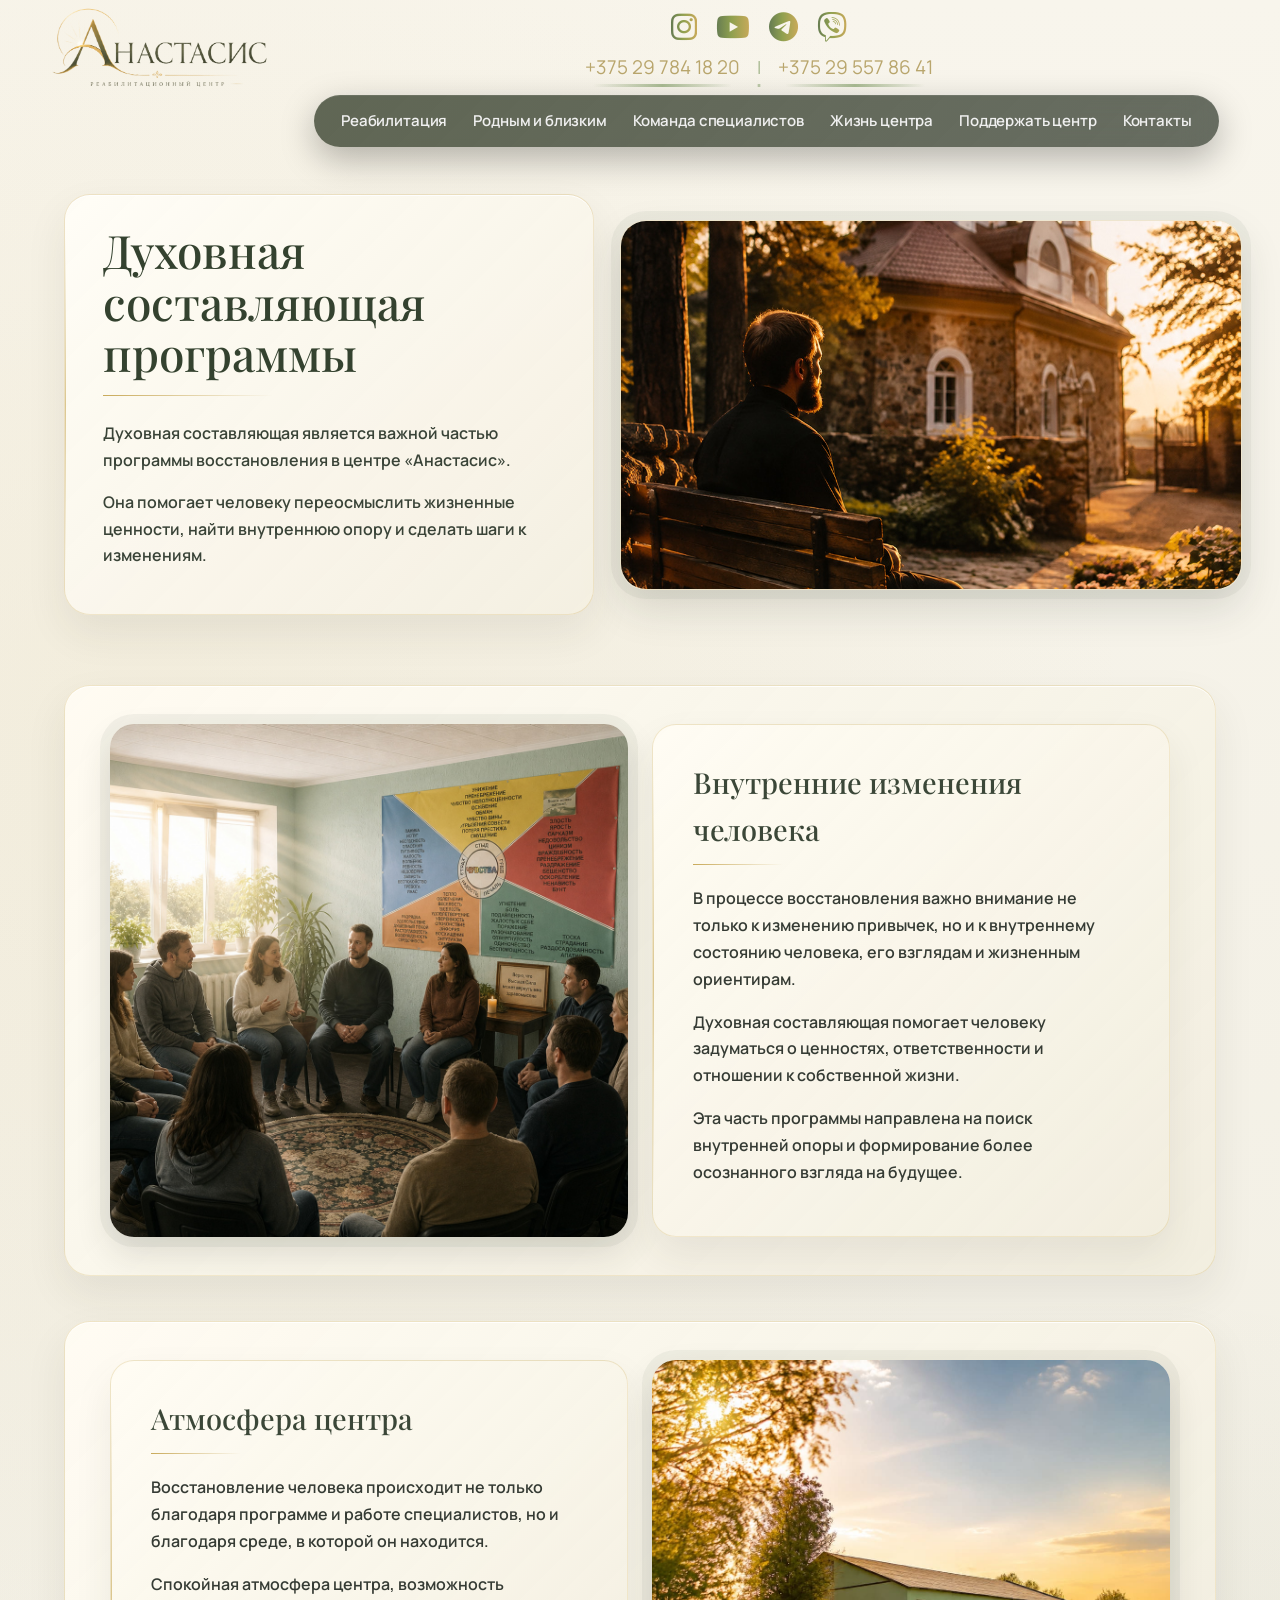
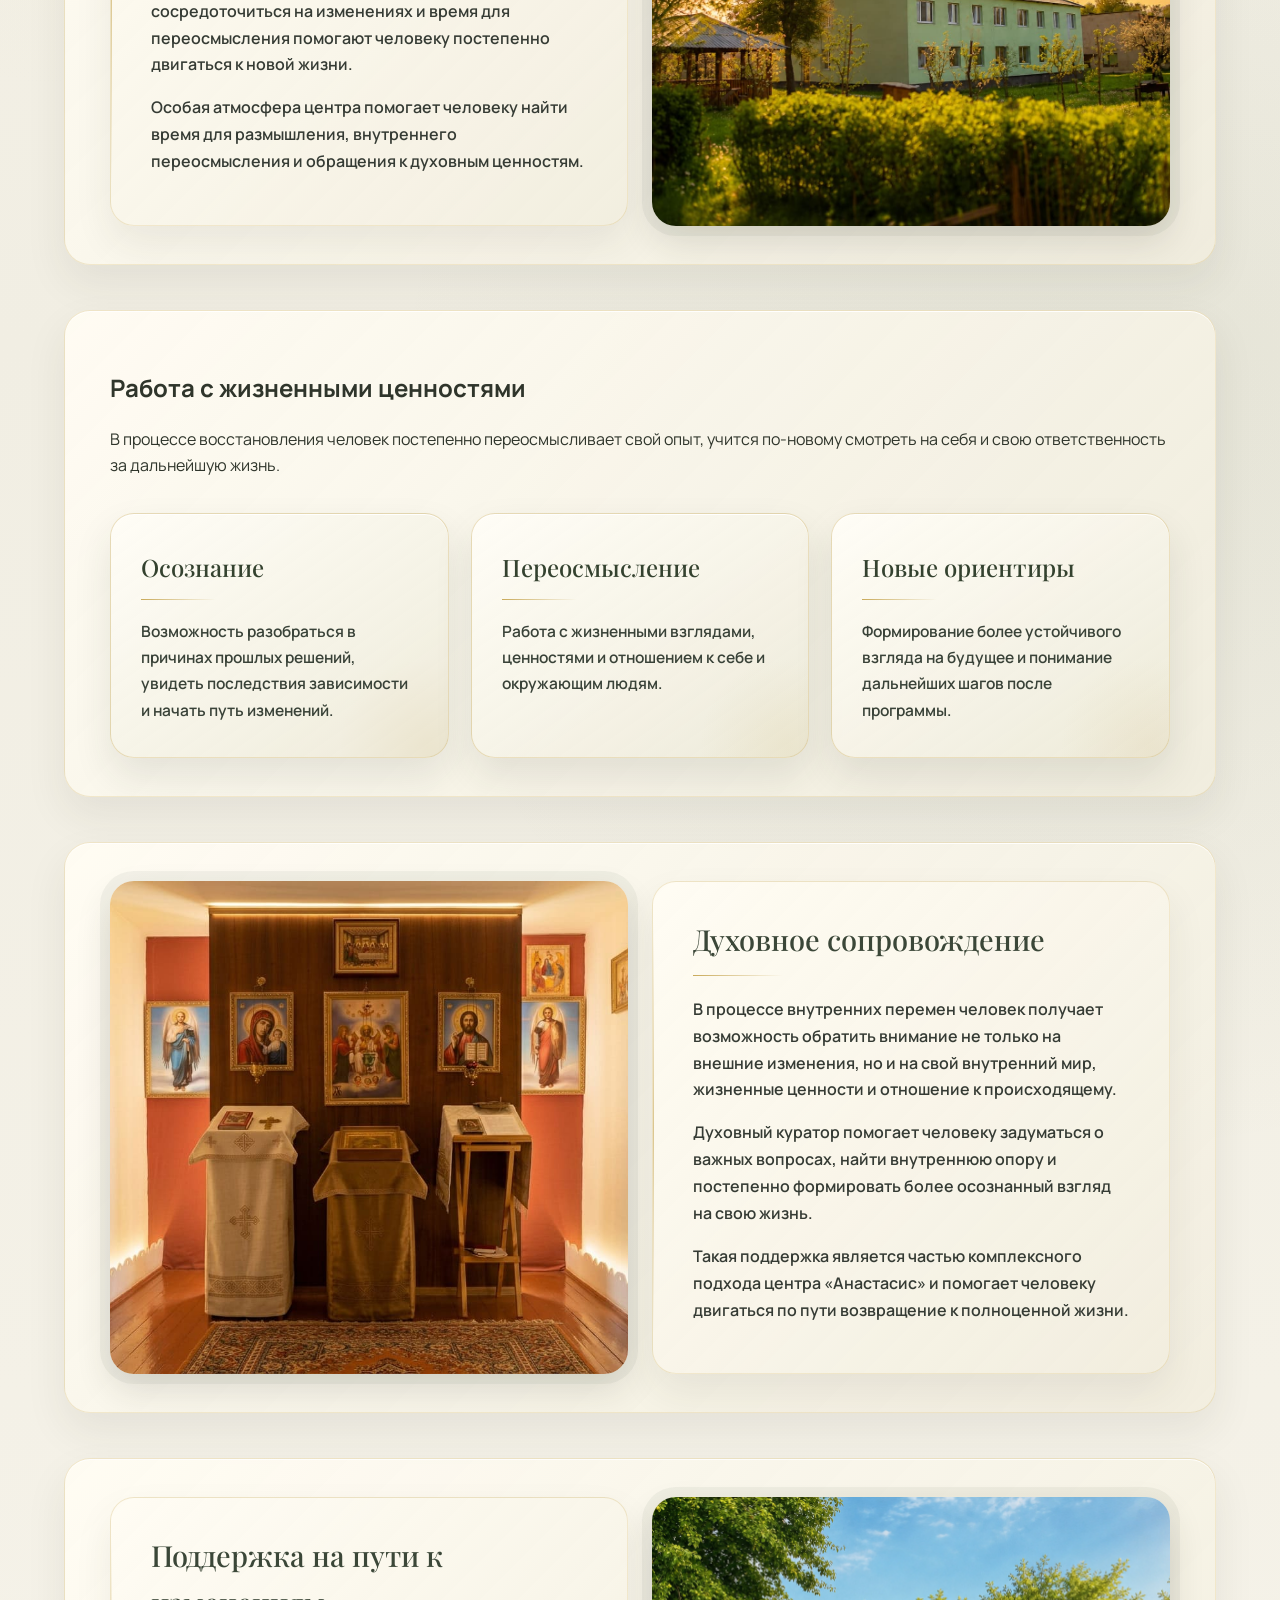
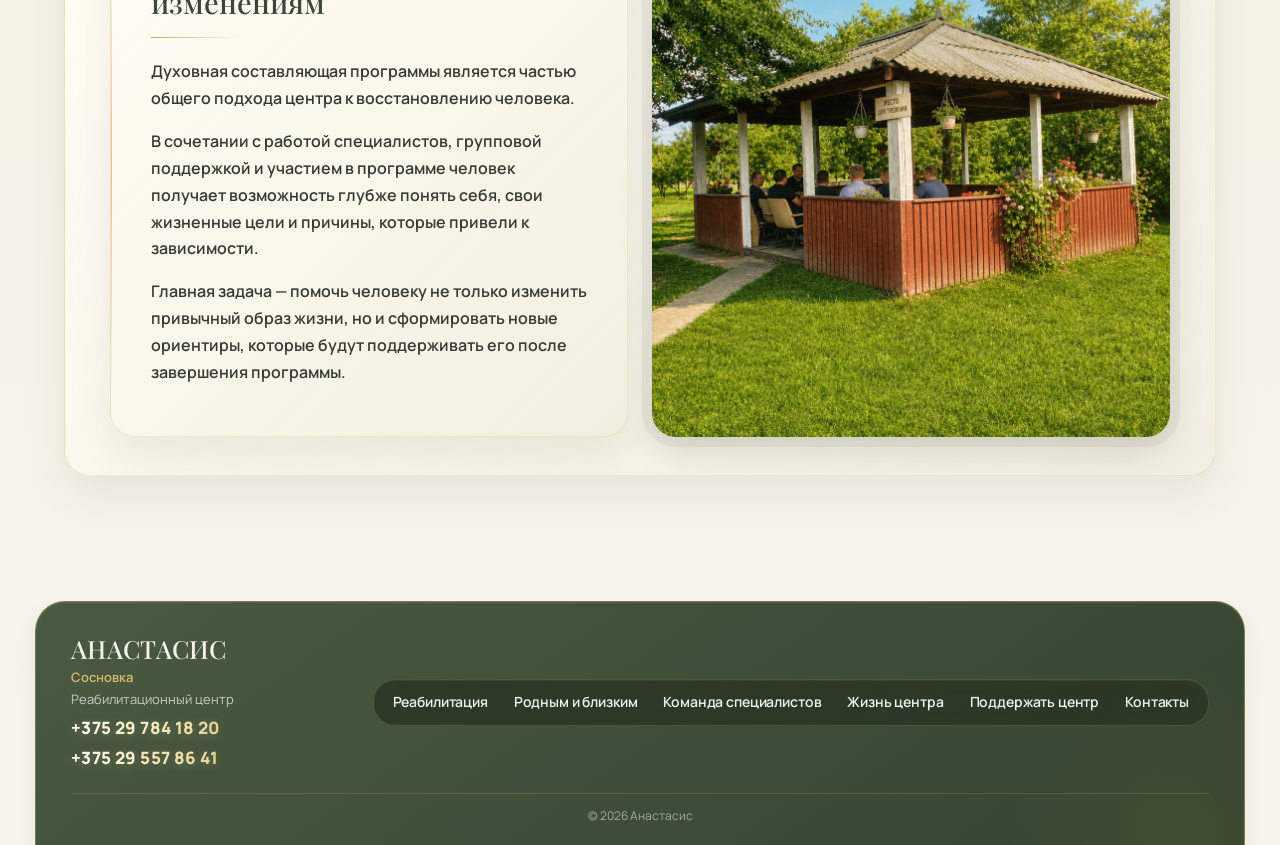
<file: pages/spiritual.html>
<!DOCTYPE html>
<html lang="ru">

<head>

<meta charset="UTF-8">

<meta name="viewport" content="width=device-width, initial-scale=1.0">

<title>Духовная составляющая реабилитации | Реабилитационный центр «Анастасис»</title>

<meta name="description" content="Духовная составляющая реабилитации в центре «Анастасис». Внутренняя опора, переосмысление ценностей и поддержка на пути восстановления.">


<link rel="preconnect" href="https://fonts.googleapis.com">
<link rel="preconnect" href="https://fonts.gstatic.com" crossorigin>

<link href="https://fonts.googleapis.com/css2?family=Manrope:wght@400;500;600&family=Playfair+Display:wght@400;500&display=swap" rel="stylesheet">

<link rel="stylesheet" href="https://cdnjs.cloudflare.com/ajax/libs/font-awesome/6.5.2/css/all.min.css">

<link rel="stylesheet" href="../css/style.css">
<link rel="stylesheet" href="../css/footer.css">
<link rel="stylesheet" href="../css/responsive.css">


</head>
<body class="inner-page spiritual-page">

<header class="header">

<div class="container">


<a href="../index.html" class="logo">

<img src="../images/logo.png" alt="Реабилитационный центр Анастасис">

</a>



<div class="header-right">


<div class="header-social">

<a href="#" target="_blank" aria-label="Instagram">
<i class="fa-brands fa-instagram"></i>
</a>

<a href="#" target="_blank" aria-label="YouTube">
<i class="fa-brands fa-youtube"></i>
</a>

<a href="#" target="_blank" aria-label="Telegram">
<i class="fa-brands fa-telegram"></i>
</a>

<a href="#" target="_blank" aria-label="Viber">
<i class="fa-brands fa-viber"></i>
</a>

</div>


<button class="burger" aria-label="Меню">

<span></span>
<span></span>
<span></span>

</button>



<div class="header-contacts">

<span>
+375 29 784 18 20
</span>

<span class="divider">
|
</span>

<span>
+375 29 557 86 41
</span>

</div>

<nav>


<div class="menu-item">

<a href="#" class="menu-toggle">
Реабилитация
<span class="arrow">⌄</span>
</a>

<div class="submenu">

<a href="alcohol.html">
Алкогольная зависимость
</a>

<a href="drugs.html">
Наркотическая зависимость
</a>

<a href="rehabilitation.html">
Этапы прохождения реабилитации
</a>

</div>

</div>




<div class="menu-item">

<a href="#" class="menu-toggle">
Родным и близким
<span class="arrow">⌄</span>
</a>

<div class="submenu">

<a href="codependency.html">
Что такое созависимость
</a>

<a href="help-family.html">
Как помочь близкому человеку
</a>

<a href="family-consultation.html">
Семейные консультации
</a>

</div>

</div>




<div class="menu-item">

<a href="#" class="menu-toggle">
Команда специалистов
<span class="arrow">⌄</span>
</a>

<div class="submenu">

<a href="specialists.html">
Специалисты центра
</a>

<a href="spiritual.html">
Духовная составляющая
</a>

</div>

</div>




<div class="menu-item">

<a href="#" class="menu-toggle">
Жизнь центра
<span class="arrow">⌄</span>
</a>

<div class="submenu">

<a href="news.html">
Новости центра
</a>

<a href="events.html">
Мероприятия и события
</a>

</div>

</div>




<div class="menu-item">

<a href="#" class="menu-toggle">
Поддержать центр
<span class="arrow">⌄</span>
</a>

<div class="submenu">

<a href="donation.html">
Пожертвование
</a>

<a href="support-other.html">
Другие способы поддержки
</a>

</div>

</div>




<div class="menu-item">

<a href="#" class="menu-toggle">
Контакты
<span class="arrow">⌄</span>
</a>

<div class="submenu">

<a href="contacts.html">
Телефоны / Карта проезда
</a>

<a href="contact-form.html">
Форма обратной связи
</a>

</div>

</div>


<div class="mobile-social">

<p>
Мы в социальных сетях
</p>

<div class="mobile-social-icons">

<a href="#" aria-label="Instagram">
<i class="fa-brands fa-instagram"></i>
</a>

<a href="#" aria-label="YouTube">
<i class="fa-brands fa-youtube"></i>
</a>

<a href="#" aria-label="Telegram">
<i class="fa-brands fa-telegram"></i>
</a>

<a href="#" aria-label="Viber">
<i class="fa-brands fa-viber"></i>
</a>

</div>

</div>

</nav>


</div> <!-- header-right -->


</div> <!-- container -->


</header>


<section class="inner-hero">


<div>

<h1>
Духовная составляющая программы
</h1>


<p>
Духовная составляющая является важной частью программы восстановления в центре «Анастасис».
</p>

<p>
Она помогает человеку переосмыслить жизненные ценности, найти внутреннюю опору и сделать шаги к изменениям.
</p>

</div>



<img src="../images/spiritual.jpg" 
alt="Духовная составляющая программы реабилитации">

</section>




<section class="inner-content">


<div class="info-block">

<div class="info-split">


<img src="../images/spiritual-program.jpg"
alt="Духовная составляющая программы реабилитации"
class="info-split-image">


<div class="info-text">

<h2>
Внутренние изменения человека
</h2>


<p>
В процессе восстановления важно внимание не только к изменению привычек, но и к внутреннему состоянию человека, его взглядам и жизненным ориентирам.
</p>


<p>
Духовная составляющая помогает человеку задуматься о ценностях, ответственности и отношении к собственной жизни.
</p>


<p>
Эта часть программы направлена на поиск внутренней опоры и формирование более осознанного взгляда на будущее.
</p>


</div>


</div>

</div>

<div class="info-block">

<div class="info-split">


<div class="info-text">

<h2>
Атмосфера центра
</h2>


<p>
Восстановление человека происходит не только благодаря программе и работе специалистов, но и благодаря среде, в которой он находится.
</p>


<p>
Спокойная атмосфера центра, возможность сосредоточиться на изменениях и время для переосмысления помогают человеку постепенно двигаться к новой жизни.
</p>


<p>
Особая атмосфера центра помогает человеку найти время для размышления, внутреннего переосмысления и обращения к духовным ценностям.
</p>


</div>



<img src="../images/center-atmosphere.jpg"
alt="Атмосфера реабилитационного центра"
class="info-split-image">


</div>

</div>




<div class="info-block">


<h2>
Работа с жизненными ценностями
</h2>


<p>
В процессе восстановления человек постепенно переосмысливает свой опыт, учится по-новому смотреть на себя и свою ответственность за дальнейшую жизнь.
</p>

<div class="info-cards spiritual-values">


<div class="info-card">

<h3>
Осознание
</h3>

<p>
Возможность разобраться в причинах прошлых решений, увидеть последствия зависимости и начать путь изменений.
</p>

</div>



<div class="info-card">

<h3>
Переосмысление
</h3>

<p>
Работа с жизненными взглядами, ценностями и отношением к себе и окружающим людям.
</p>

</div>



<div class="info-card">

<h3>
Новые ориентиры
</h3>

<p>
Формирование более устойчивого взгляда на будущее и понимание дальнейших шагов после программы.
</p>

</div>


</div>


</div>

<div class="info-block">

<div class="info-split">


<img src="../images/spiritual-support.jpg"
alt="Духовное сопровождение в процессе восстановления"
class="info-split-image">


<div class="info-text">

<h2>
Духовное сопровождение
</h2>


<p>
В процессе внутренних перемен человек получает возможность обратить внимание не только на внешние изменения, но и на свой внутренний мир, жизненные ценности и отношение к происходящему.
</p>


<p>
Духовный куратор помогает человеку задуматься о важных вопросах, найти внутреннюю опору и постепенно формировать более осознанный взгляд на свою жизнь.
</p>


<p>
Такая поддержка является частью комплексного подхода центра «Анастасис» и помогает человеку двигаться по пути возвращение к полноценной жизни.
</p>


</div>


</div>

</div>

<div class="info-block">

<div class="info-split">


<div class="info-text">

<h2>
Поддержка на пути к изменениям
</h2>


<p>
Духовная составляющая программы является частью общего подхода центра к восстановлению человека.
</p>


<p>
В сочетании с работой специалистов, групповой поддержкой и участием в программе человек получает возможность глубже понять себя, свои жизненные цели и причины, которые привели к зависимости.
</p>


<p>
Главная задача — помочь человеку не только изменить привычный образ жизни, но и сформировать новые ориентиры, которые будут поддерживать его после завершения программы.
</p>


</div>



<img src="../images/spiritual-final.jpg"
alt="Поддержка человека в процессе восстановления"
class="info-split-image">


</div>

</div>
</section>


<!-- FOOTER -->


<footer class="footer">


<div class="container">


<div class="footer-top">


<div>

<h3>
АНАСТАСИС
</h3>

<span class="footer-place">
Сосновка
</span>

<p>
Реабилитационный центр
</p>


<div class="footer-contacts">

<span>
+375 29 784 18 20
</span>

<span>
+375 29 557 86 41
</span>

</div>


</div>

<nav class="footer-menu">

    <a href="#top">
        Реабилитация
    </a>

    <a href="#top">
        Родным и близким
    </a>

    <a href="#top">
        Команда специалистов
    </a>

    <a href="#top">
        Жизнь центра
    </a>

    <a href="#top">
        Поддержать центр
    </a>

    <a href="#top">
        Контакты
    </a>

</nav>

</div>


<div class="copyright">

© 2026 Анастасис

</div>


</div>


</footer>

<script src="../js/script.js"></script>


</body>

</html>
</file>
<file: css/style.css>
/* =========================================================
   ANASTASIS
   MAIN PAGE — CLEAN BASE CSS
   ========================================================= */

* {
    box-sizing: border-box;
}

html {
    scroll-behavior: smooth;
}

body {
    margin: 0;
    padding: 0;

    font-family: "Manrope", sans-serif;

    color: #2f352b;

    background:
        linear-gradient(
            180deg,
            #f5f3ed 0%,
            #eeece4 100%
        );

    line-height: 1.6;
}

img {
    display: block;
    max-width: 100%;
}

a {
    color: inherit;
}

button,
a {
    -webkit-tap-highlight-color: transparent;
}


/* =========================================================
   02. HEADER
   ========================================================= */

.header {
    position: relative;
    width: 100%;
    z-index: 1000;
}

.header .container {
    display: flex;
    align-items: flex-start;

    width: 100%;
    max-width: 1400px;

    margin: 0 auto;

    padding: 12px 20px;
}


/* =========================================================
   02.1 LOGO
   ========================================================= */

.logo {
    flex-shrink: 0;

    transform: translate(30px, -5px);
}

.logo img {
    display: block;

    width: clamp(180px, 17vw, 230px);
    height: auto;
}


/* =========================================================
   02.2 HEADER RIGHT SIDE
   ========================================================= */

.header-right {
    flex: 1 1 auto;

    min-width: 0;

    margin-left: 20px;

    display: flex;
    flex-direction: column;
    align-items: center;
}


/* =========================================================
   02.3 SOCIAL DESKTOP
   ========================================================= */

.header-social {
    position: static;

    display: flex;
    align-items: center;

    gap: clamp(14px, 1.5vw, 22px);

    margin: 0 0 10px;

    transform: none !important;

    flex: 0 0 auto;
}

.header-social a {
    display: flex;
    align-items: center;
    justify-content: center;

    text-decoration: none;
    border: none;
}

.header-social a i {
    font-size: 30px;

    background: linear-gradient(
        90deg,
        #657b52 0%,
        #8fa04f 45%,
        #c9aa5a 100%
    );

    -webkit-background-clip: text;
    -webkit-text-fill-color: transparent;
    background-clip: text;
}

.header-social a:hover i {
    background: linear-gradient(
        90deg,
        #8fa875 0%,
        #d6b96b 100%
    );

    -webkit-background-clip: text;
    -webkit-text-fill-color: transparent;
    background-clip: text;
}

.header-social a:hover {
    transform: translateY(-2px);
}

.header-social a::after {
    display: none;
}


/* =========================================================
   02.4 CONTACTS
   ========================================================= */

.header-contacts {
    position: static;

    display: flex;
    align-items: center;
    justify-content: flex-start;

    gap: clamp(8px, 1vw, 14px);

    width: auto;
    margin: 0;

    transform: none !important;

    flex: 0 0 auto;

    white-space: nowrap;
}

.header-contacts span {
    position: relative;

    padding-bottom: 3px;

    color: #b9a66d;

    font-size: 19px;
}

.header-contacts span::after {
    content: "";

    position: absolute;

    left: 5%;
    right: 5%;

    bottom: -2px;

    height: 3px;

    background: linear-gradient(
        90deg,
        transparent,
        #8fa875,
        transparent
    );

    opacity: .75;
}

.header-contacts .divider {
    color: #8fa875;

    opacity: 1;

    font-size: 18px;
    font-weight: 300;

    margin: 0 4px;
}


/* =========================================================
   02.5 PREMIUM BURGER
   ========================================================= */

.burger {
    display: none;

    position: relative;

    width: 38px;
    height: 38px;

    padding: 0;

    border: 1px solid rgba(201,170,90,.55);
    border-radius: 11px;

    background:
        linear-gradient(
            145deg,
            rgba(55,65,42,.88),
            rgba(25,32,22,.92)
        );

    box-shadow:
        0 6px 18px rgba(0,0,0,.28),
        inset 0 1px 0 rgba(255,255,255,.10);

    backdrop-filter: blur(12px);

    cursor: pointer;

    flex-direction: column;
    justify-content: center;
    align-items: center;

    gap: 5px;

    z-index: 1100;

    transition:
        transform .25s ease,
        border-color .25s ease,
        box-shadow .25s ease;
}


/* =========================================================
   BURGER LINES
   ========================================================= */

.burger span {
    display: block;

    width: 19px;
    height: 2px;

    background: #d6b96b;

    border-radius: 3px;

    box-shadow:
        0 0 5px rgba(214,185,107,.20);

    transition:
        transform .3s ease,
        width .3s ease,
        opacity .2s ease;
}

.burger span:nth-child(1) {
    width: 19px;
}

.burger span:nth-child(2) {
    width: 15px;
}

.burger span:nth-child(3) {
    width: 19px;
}


/* =========================================================
   BURGER HOVER
   ========================================================= */

.burger:hover {
    border-color: rgba(214,185,107,.85);

    box-shadow:
        0 8px 22px rgba(0,0,0,.34),
        0 0 12px rgba(201,170,90,.10),
        inset 0 1px 0 rgba(255,255,255,.12);
}

.burger:hover span:nth-child(2) {
    width: 19px;
}


/* =========================================================
   BURGER ACTIVE → X
   ========================================================= */

.burger.active {
    border-color: rgba(214,185,107,.75);

    box-shadow:
        0 8px 24px rgba(0,0,0,.35),
        inset 0 1px 0 rgba(255,255,255,.12);
}

.burger.active span:nth-child(1) {
    transform: translateY(7px) rotate(45deg);
}

.burger.active span:nth-child(2) {
    opacity: 0;

    transform: scaleX(0);
}

.burger.active span:nth-child(3) {
    transform: translateY(-7px) rotate(-45deg);
}


/* =========================================================
   02.6 MAIN NAVIGATION
   ========================================================= */

.header-right nav {
    display: flex;
    align-items: center;
    justify-content: center;
    align-self: center;

    width: max-content;
    max-width: none;

    margin-top: 10px;
    margin-left: 15px;

    gap: 12px;

    padding: 10px 20px;

    background:
        linear-gradient(
            135deg,
            rgba(45,55,35,.75),
            rgba(25,35,22,.65)
        );

    border-radius: 32px;
    border: none;

    box-shadow:
        0 12px 35px rgba(0,0,0,.28),
        inset 0 1px 0 rgba(255,255,255,.08);

    backdrop-filter: blur(16px);
}


/* =========================================================
   MENU ITEMS
   ========================================================= */

.header-right nav > .menu-item {
    position: relative;

    flex: 0 0 auto;
}


/* =========================================================
   MENU LINKS
   ========================================================= */

.header-right nav > .menu-item > a {
    display: flex;
    align-items: center;
    justify-content: center;

    gap: 5px;

    padding: 7px;

    color: #f0f0f0;

    font-size: 15px;
    font-weight: 600;

    letter-spacing: -0.15px;
    line-height: 1.2;

    white-space: nowrap;
    text-decoration: none;

    border-radius: 12px;

    transition:
        color .25s ease,
        background .25s ease,
        transform .25s ease;
}


/* =========================================================
   MENU HOVER
   ========================================================= */

.header-right nav > .menu-item > a:hover {
    color: #d6b96b;

    background:
        rgba(201,170,90,.12);

    transform: translateY(-1px);
}


/* =========================================================
   HIDE MENU ARROWS
   ========================================================= */

.menu-toggle .arrow {
    display: none;
}


/* =========================================================
   02.7 DROPDOWN
   ========================================================= */

.submenu {
    position: absolute;

    top: calc(100% + 12px);
    left: 50%;

    transform: translateX(-50%);

    width: max-content;
    min-width: 230px;
    max-width: min(320px, 80vw);

    display: flex;
    flex-direction: column;

    padding: 8px;

    background: rgba(45,55,35,.96);

    border: 1px solid rgba(201,170,90,.45);
    border-radius: 18px;

    box-shadow:
        0 18px 40px rgba(0,0,0,.22);

    backdrop-filter: blur(12px);

    opacity: 0;
    visibility: hidden;
    pointer-events: none;

    transform-origin: top center;

    filter: blur(2px);

    transition:
        opacity .4s ease,
        filter .4s ease,
        visibility .4s ease;

    z-index: 1200;
}


/* =========================================================
   DROPDOWN — INVISIBLE AREA ABOVE MENU
   ========================================================= */

.submenu::before {
    content: "";

    position: absolute;

    top: -12px;
    left: 0;

    width: 100%;
    height: 12px;

    background: transparent;
}


/* =========================================================
   DROPDOWN OPEN
   ========================================================= */

.menu-item:hover > .submenu,
.menu-item.active > .submenu {
    opacity: 1;
    visibility: visible;
    pointer-events: auto;

    transform: translateX(-50%);

    filter: blur(0);
}


/* =========================================================
   DROPDOWN LINKS
   ========================================================= */

.submenu a {
    position: relative;

    display: block;

    padding: 11px 15px;

    border-radius: 10px;

    color: #ffffff;

    font-size: 14px;
    line-height: 1.35;

    white-space: normal;

    text-decoration: none;

    transition:
        background .25s ease,
        color .25s ease;
}

.submenu a::after {
    content: "";

    position: absolute;

    left: 0;
    bottom: 2px;

    width: 0;
    height: 1px;

    background: #d6b96b;

    transition: width .45s ease;
}

.submenu a:hover::after {
    width: 100%;
}

/* =========================================================
   05. COMMON CONTAINER
   ========================================================= */

.container {
    width: 100%;

    max-width: 1400px;

    margin: 0 auto;

    padding-left: 40px;
    padding-right: 40px;
}


/* =========================================================
   06. COMMON SECTIONS
   ========================================================= */

.section {
    position: relative;

    padding-top: 70px;
    padding-bottom: 70px;
}

.section-header {
    max-width: 850px;

    margin: 0 auto 50px;

    text-align: center;
}

.section-header h2,
.section > .container > h2 {
    margin: 0 0 18px;

    font-family: "Playfair Display", serif;

    font-size: 42px;

    font-weight: 500;

    line-height: 1.2;

    color: #34402d;
}

.section-header p {
    margin: 0;

    font-size: 17px;

    color: #62685d;
}


/* =========================================================
   07. BUTTONS
   ========================================================= */

.button {
    display: inline-flex;

    align-items: center;
    justify-content: center;

    min-height: 48px;

    padding: 12px 28px;

    border: 1px solid rgba(180, 145, 67, .65);

    border-radius: 30px;

    background:
        linear-gradient(
            135deg,
            #526246,
            #35432f
        );

    color: #fff;

    font-size: 14px;

    font-weight: 600;

    text-decoration: none;

    box-shadow:
        0 8px 22px rgba(38, 48, 34, .18),
        inset 0 1px 0 rgba(255,255,255,.12);

    transition:
        transform .25s ease,
        box-shadow .25s ease,
        background .25s ease;
}

.button:hover {
    transform: translateY(-2px);

    box-shadow:
        0 12px 28px rgba(38, 48, 34, .25),
        inset 0 1px 0 rgba(255,255,255,.14);

    background:
        linear-gradient(
            135deg,
            #5d6e4f,
            #3d4d35
        );
}


/* =========== TOP — HERO + ABOUT =========*/

.top {
    display: flex;
    gap: 45px;

    width: 90%;
    max-width: 1200px;

    margin: 10px auto 0;

    align-items: center;
}


/* =========================================================
   LEFT — HERO
========================================================= */

.top-left {

    flex: 1.25;

    height: 520px;

}


/* =========================================================
   RIGHT — ABOUT
========================================================= */

.top-right {

    flex: .85;

    height: auto;

    display: flex;

    align-items: center;

    justify-content: center;

    background: transparent;

    padding: 0;

}


/* =========================================================
   HERO
========================================================= */

.hero {

    height: 520px;

    position: relative;

    overflow: hidden;

    border-radius: 35px;
    border: 1px solid rgba(214,185,107,.38);
    box-shadow:
        0 25px 60px rgba(0,0,0,.12);

}


/* =========================================================
   HERO BACKGROUNDS
========================================================= */

.hero-bg {

    position: absolute;

    inset: 0;

    background-size: cover;

    background-position: center;

    opacity: 0;

    transition:
        opacity 2s ease;

}

.hero-bg.active {

    opacity: 1;

}


/* =========================================================
   HERO IMAGES
========================================================= */

.bg1 {

    background-image:
        url("../images/hero_01.jpg");

}

.bg2 {

    background-image:
        url("../images/hero_02.jpg");

}

.bg3 {

    background-image:
        url("../images/hero_03.jpg");

}


/* =========================================================
   HERO OVERLAY
========================================================= */

.overlay {

    position: absolute;

    inset: 0;

    background:
        linear-gradient(
            90deg,
            rgba(20,28,15,.55),
            rgba(20,28,15,.15)
        );

}


/* =========================================================
   HERO CONTENT
========================================================= */

.hero-content {

    position: relative;

    z-index: 2;

    height: 100%;

    display: flex;

    flex-direction: column;

    justify-content: center;

    align-items: flex-start;

    padding:
        40px
        70px
        50px
        35px;

}


/* =========================================================
   HERO TITLE
========================================================= */

.hero h1 {
    color: #fff;

    font-family: "Playfair Display", serif;

    font-size: clamp(28px, 2.8vw, 38px);

    font-weight: 500;

    line-height: 1.15;

    letter-spacing: 0;

    margin: 0 0 22px;

    padding-left: 18px;

    border-left: 2px solid #d6b96b;

    text-shadow:
        0 2px 4px rgba(0,0,0,.45),
        0 6px 18px rgba(0,0,0,.28);

    transition:
        text-shadow .4s ease,
        transform .4s ease;
}

/* =========================================================
   HERO TEXT
========================================================= */

.hero p {
    position: relative;

    max-width: 500px;

    margin: 0 0 30px;

    padding: 12px 18px 12px 20px;

    font-family: "Manrope", sans-serif;

    font-size: clamp(16px, 1.5vw, 19px);

    font-weight: 600;

    line-height: 1.55;

    color: #fff;

    background: rgba(25, 32, 22, .28);

    text-shadow:
        0 2px 5px rgba(0,0,0,.65),
        0 4px 14px rgba(0,0,0,.35);

    border-radius: 0 10px 10px 0;
}
.hero p::before {
    content: "";

    position: absolute;

    left: 0;
    top: 8%;
    bottom: 8%;

    width: 1px;

    background:
        linear-gradient(
            180deg,
            transparent 0%,
            #d6b96b 18%,
            #d6b96b 82%,
            transparent 100%
        );

    opacity: .9;
}

/* =========================================================
   HERO BUTTON
========================================================= */

.hero .button {

    margin-top: 5px;

    margin-left: 5px;

}


/* =========================================================
   SUBTLE HERO DEPTH
   декоративный слой — не меняет геометрию
========================================================= */

.hero::after {

    content: "";

    position: absolute;

    inset: 0;

    pointer-events: none;

    border-radius: 35px;

    box-shadow:
        inset 0 0 0 1px rgba(255,255,255,.10);

}


/* =========================================================
   ABOUT PREVIEW — О ЦЕНТРЕ «АНАСТАСИС»
========================================================= */

.about-preview {
width: 100%;
max-width: 480px;

margin: 0 auto;

padding: 32px 34px;

border-radius: 22px;

background:
    linear-gradient(
        145deg,
        rgba(244,239,224,.96),
        rgba(232,226,207,.92)
    );

  border: 1px solid rgba(201,170,90,.38);

box-shadow:
    0 14px 35px rgba(47,53,43,.08);

backdrop-filter: blur(6px);


}

/* =========================================================
ABOUT TITLE
========================================================= */

.about-preview h2 {
margin: 0 0 18px;

font-family:
    "Playfair Display", serif;

font-size: 30px;

font-weight: 500;

line-height: 1.2;

color: #394631;
}

/* =========================================================
ABOUT INTRO TEXT
========================================================= */

.about-preview > p {
margin: 0 0 25px;

font-size: 15px;

line-height: 1.65;

color: #4d5548;

}

/* =========================================================
ABOUT POINTS
========================================================= */

.about-points {
display: grid;

gap: 18px;

margin-bottom: 25px;

}

/* =========================================================
POINT
========================================================= */

.about-points > div {
    position: relative;

    padding:
        0 0 12px
        14px;

    border-left: 2px solid #8fa875;
}

/* =========================================================
POINT TITLE
========================================================= */

/* =========================================================
ABOUT POINT TITLE
========================================================= */

.about-points h3 {
    margin: 0 0 5px;

    font-family:
        "Playfair Display",
        serif;

    font-size: 21px;

    font-weight: 600;

    line-height: 1.3;

    color: #3f4d36;

    letter-spacing: .1px;

    text-shadow:
        0 1px 1px rgba(255,255,255,.45);
}

/* =========================================================
POINT TEXT
========================================================= */

.about-points p {
position: relative;

margin: 0;

padding-bottom: 10px;

font-size: 13.5px;

line-height: 1.6;

color: #666c61;

}

/* =========================================================
GOLDEN LINE UNDER TEXT
========================================================= */

.about-points p::after {
    content: "";

    position: absolute;

    left: 0;
    bottom: 0;

    width: 75%;

    height: 1px;

    background:
        linear-gradient(
            90deg,
            rgba(201,170,90,.45),
            rgba(201,170,90,.08)
        );
}


/* =========================================================
ABOUT BUTTON
========================================================= */

.about-preview .button {
display: flex;
width: 100%;

min-height: 50px;

box-sizing: border-box;

margin-top: 5px;

padding:
    13px
    20px;

border-radius: 12px;

text-align: center;

justify-content: center;
}

/* =========================================================
10. REHABILITATION
========================================================= */

/* =========================================================
REHAB TITLE
========================================================= */

#rehab .section-header h2 {
    position: relative;

    display: inline-block;

    padding-bottom: 14px;
}

#rehab .section-header h2::after {
    content: "";

    position: absolute;

    left: 50%;
    bottom: 0;

    width: 180px;
    height: 1px;

    transform: translateX(-50%);

    background:
        linear-gradient(
            90deg,
            transparent,
            #d6b96b,
            transparent
        );
}


/* =========================================================
REHAB CARDS GRID
========================================================= */

#rehab .rehab-cards {
    display: grid;

    grid-template-columns: repeat(4, 1fr);

    gap: 20px;

    margin-top: 30px;
}


/* =========================================================
REHAB CARD
========================================================= */

#rehab .rehab-card {
    display: flex;

    flex-direction: column;

    justify-content: center;

    min-height: 230px;

    padding: 25px 22px;

    box-sizing: border-box;

    border-radius: 24px;

    background:
        linear-gradient(
            145deg,
            rgba(255,255,255,.78),
            rgba(238,236,225,.88)
        );

    border: 1px solid rgba(143,168,117,.28);
    
    border-left: 2px solid rgba(170, 155, 92, .65);

    box-shadow:
        0 14px 32px rgba(47,53,43,.08),
        inset 0 1px 0 rgba(255,255,255,.65);

    text-decoration: none;

    overflow: hidden;

    text-align: center;

    transition:
        transform .3s ease,
        box-shadow .3s ease;
}


/* =========================================================
   REHAB CARD TITLES
   ========================================================= */

.rehab-card h3 {
    position: relative;

    display: block;

    margin: 0 0 18px;

    padding-bottom: 12px;

    font-family: "Playfair Display", serif;

    font-size: 25px;

    font-weight: 500;

    line-height: 1.25;

    color: #394631;

    text-align: center;
}
/* =========================================================
   REHAB CARD TITLE — GOLD UNDERLINE
   ========================================================= */

.rehab-cards:not(.team-cards) .rehab-card h3::after {
    content: "";

    position: absolute;

    left: 50%;
    bottom: 0;

    width: 75px;
    height: 1px;

    transform: translateX(-50%);

    background:
        linear-gradient(
            90deg,
            transparent,
            #d6b96b 25%,
            #d6b96b 75%,
            transparent
        );
}
/* =========================================================
   REHAB CARD TEXT
   ========================================================= */

.rehab-card p {
    margin: 0 auto;

    max-width: 90%;

    font-family: "Manrope", sans-serif;

    font-size: 16px;

    font-weight: 500;

    line-height: 1.65;

    color: #555e50;

    text-align: center;
}

/* =========================================================
CARD HOVER
========================================================= */

#rehab .rehab-card:hover {
    transform: translateY(-5px);

    box-shadow:
        0 20px 38px rgba(47,53,43,.13);
}

.approach-card {
    border-left: 2px solid rgba(170, 155, 92, .65);
}

/* =========================================================
   REHAB MAIN BUTTON
========================================================= */

.rehab-main-button {
    display: flex;

    width: fit-content;

    margin: 45px auto 0;
}


/* =========================================================
   11. FAMILY — РОДНЫМ И БЛИЗКИМ
========================================================= */

#family {
    position: relative;

    padding-top: 65px !important;
    padding-bottom: 60px !important;

    background:
        linear-gradient(
            180deg,
            rgba(245,243,237,0) 0%,
            rgba(247,245,239,.40) 18%,
            rgba(238,236,228,.55) 50%,
            rgba(247,245,239,.30) 82%,
            rgba(245,243,237,0) 100%
        ) !important;
}


/* =========================================================
   FAMILY GLASS CONTAINER
========================================================= */

#family .container {
    position: relative;

    max-width: 1300px;

    margin: 0 auto;

    padding: 0 35px;

    box-sizing: border-box;

    border: 1px solid rgba(201,170,90,.6);

    border-radius: 35px;

    background:
        linear-gradient(
            145deg,
            rgba(255,255,255,.56),
            rgba(238,236,225,.48)
        );

    box-shadow:
        0 20px 50px rgba(47,53,43,.09),
        inset 0 1px 0 rgba(255,255,255,.72);

    backdrop-filter: blur(10px);

    overflow: hidden;
}


/* =========================================================
   SUBTLE DECORATIVE GLOW
========================================================= */

#family .container::before {
    content: "";

    position: absolute;

    top: -120px;
    right: -100px;

    width: 280px;
    height: 280px;

    border-radius: 50%;

    background:
        radial-gradient(
            circle,
            rgba(214,185,107,.11) 0%,
            rgba(214,185,107,.035) 38%,
            transparent 70%
        );

    pointer-events: none;
}


/* =========================================================
   FAMILY GRID
========================================================= */

#family .grid {
    position: relative;

    display: grid;

    grid-template-columns: 1fr 1fr;

    align-items: center;

    gap: 45px;

    width: 100%;

    margin: 0;

    padding: 0;

    background: transparent;

    border: none;

    box-shadow: none;

    overflow: visible;

    z-index: 1;
}


/* =========================================================
   LEFT CONTENT
========================================================= */

#family .grid > div:first-child {
    position: relative;

    padding-right: 8px;

    z-index: 2;
}


/* =========================================================
   FAMILY TITLE
========================================================= */

#family h2 {
    position: relative;

    display: inline-block;

    margin: 0 0 22px;

    padding-bottom: 14px;

    font-family: "Playfair Display", serif;

    font-size: 40px;

    font-weight: 500;

    line-height: 1.2;

    color: #394631;
}


/* =========================================================
   THIN GOLD NEEDLE
========================================================= */

#family h2::after {
    content: "";

    position: absolute;

    left: 0;
    bottom: 0;

    width: 140px;
    height: 1px;

    background:
        linear-gradient(
            90deg,
            #d6b96b 0%,
            rgba(214,185,107,.65) 60%,
            transparent 100%
        );
}


/* =========================================================
   FAMILY TEXT
========================================================= */

#family p {
    margin: 0 0 28px;

    font-size: 16.5px;

    line-height: 1.7;

    font-weight: 500;

    color: #4f584b;

    text-shadow: 0 1px 1px rgba(255,255,255,.35);
}


/* =========================================================
   FAMILY IMAGE
========================================================= */

#family .grid img {
    position: relative;

    width: 100%;

    height: 350px;

    max-height: 420px;

    object-fit: cover;

    object-position: center;

    border-radius: 20px;

    border: 1px solid rgba(201,170,90,.30);

    box-shadow:
        0 18px 38px rgba(47,53,43,.14),
        inset 0 1px 0 rgba(255,255,255,.35);

    z-index: 2;
}

#family .grid img {
    margin-top: 20px;
    margin-bottom: 20px;
}
/* =========================================================
   IMAGE COLUMN
========================================================= */

#family .grid > div:last-child {
    position: relative;
}



/* =========================================================
TEAM — SPECIALISTS
========================================================= */

#team {
    text-align: center;
}

.team-cards {
    display: grid;
    grid-template-columns: repeat(4, 1fr);
    gap: 20px;
    width: 100%;
}
.team-cards .rehab-card img {
    transition: transform .6s ease;
}

.team-cards .rehab-card:hover img {
    transform: scale(1.035);
}

#team .rehab-main-button {
    padding: 15px 38px;
    font-size: 15px;
}

/* =========================================================
SPECIALIST CARD
========================================================= */

.team-cards .rehab-card {
    padding: 0;

    height: 460px;

    overflow: hidden;

    border-radius: 28px;

    background:
        linear-gradient(
            145deg,
            rgba(255,255,255,.72),
            rgba(238,236,225,.82)
        );

    border: 1px solid rgba(201,170,90,.38);

    box-shadow:
        0 16px 36px rgba(47,53,43,.10),
        inset 0 1px 0 rgba(255,255,255,.65);

    text-align: center;

    transition:
        transform .3s ease,
        box-shadow .3s ease;
}
.team-cards .rehab-card,
.team-cards .rehab-card h3 {
    text-decoration: none;
}

/* =========================================================
SPECIALIST PHOTO
========================================================= */

.team-cards .rehab-card img {

    display:block;

    width:100%;
    height:350px;

    object-fit:cover;

    object-position:center;

}

/* =========================================================
SPECIALIST TEXT
========================================================= */

.team-cards .rehab-card h3 {
    margin: 0;

    padding: 10px 14px 16px;

    font-family: "Playfair Display", serif;

    font-size: 21px;
    font-weight: 500;

    line-height: 1.4;

    color: #46553d;

    text-align: center;

    background:
        linear-gradient(
            180deg,
            rgba(255,255,255,.82),
            rgba(244,242,233,.96)
        );

    letter-spacing: .1px;
}


/* =========================================================
HOVER
========================================================= */

.team-cards .rehab-card:hover {
    transform: translateY(-5px);

    box-shadow:
        0 22px 44px rgba(47,53,43,.14);
}


/* =========================================================
 13.  CTA — КОНСУЛЬТАЦИЯ + ПОДДЕРЖАТЬ ЦЕНТР
========================================================= */

.cta {
    padding-top: 70px !important;
    padding-bottom: 70px !important;

    background:
        linear-gradient(
            180deg,
            rgba(245,243,237,0) 0%,
            rgba(238,236,228,.35) 20%,
            rgba(231,230,220,.50) 50%,
            rgba(238,236,228,.25) 80%,
            rgba(245,243,237,0) 100%
        ) !important;
}

/* =========================================================
   ДВА БЛОКА
========================================================= */

.cta-grid {
    display: grid;
    grid-template-columns: 580px 580px;
    justify-content: center;
    gap: 28px;
}

/* =========================================================
   ОБЩАЯ КАРТОЧКА
========================================================= */

.cta-box {
    position: relative;

    width: 580px;
    height: 340px;

    padding: 32px 38px;

    box-sizing: border-box;

    border-radius: 28px;

    overflow: hidden;

    border: 1px solid rgba(201,170,90,.42);

    box-shadow:
        0 18px 45px rgba(47,53,43,.10),
        inset 0 1px 0 rgba(255,255,255,.65);

    background:
        linear-gradient(
            145deg,
            rgba(255,255,255,.96),
            rgba(239,237,228,.94)
        );

    transition:
        transform .3s ease,
        box-shadow .3s ease;


}

/* =========================================================
   ЗАГОЛОВОК
========================================================= */

.cta-box h2 {
    position: relative;

    margin: 0 0 18px;

    max-width: 390px;

    font-family: "Playfair Display", serif;

    font-size: 32px;

    font-weight: 500;

    line-height: 1.2;

    color: #394631;

    z-index: 3;
}

.cta-box h2::after {
    content: "";

    display: block;

    width: 105px;
    height: 1px;

    margin-top: 13px;

    background:
        linear-gradient(
            90deg,
            #d6b96b,
            rgba(214,185,107,.35),
            transparent
        );
}

/* =========================================================
   ТЕКСТ
========================================================= */

.cta-box > p {
    position: relative;

    max-width: 390px;

    margin: 0 0 24px;

    font-size: 17px;

    font-weight: 500;

    line-height: 1.65;

    letter-spacing: .1px;

    color: #5b6357;

    z-index: 3;
}
/* =========================================================
   КНОПКА
========================================================= */

.cta-box .button {
    position: relative;

    min-width: 190px;
    min-height: 48px;

    justify-content: center;

    border-radius: 18px;

    z-index: 3;
}

/* =========================================================
   ДЕКОРАТИВНЫЙ УГОЛОК
========================================================= */

.cta-box::before {
    content: "";

    position: absolute;

    top: 24px;
    left: 24px;

    width: 38px;
    height: 38px;

    border-top: 1px solid #d6b96b;
    border-left: 1px solid #d6b96b;

    opacity: .55;

    pointer-events: none;

    z-index: 3;
}

/* =========================================================
   LEAF — СПРАВА В КОНСУЛЬТАЦИИ
========================================================= */
.cta-box:first-child::after {
    content: "";

    position: absolute;

    right: 10px;
    bottom: 20px;

    width: 270px;
    height: 270px;

    background:
        url("../images/leaf.png")
        no-repeat
        center;

    background-size: contain;

    opacity: .28;

    pointer-events: none;

    z-index: 1;

    transform: rotate(-4deg);
}


/* =========================================================
   SUPPORT — ЗЕЛЁНЫЙ БЛОК
========================================================= */

.support-box {
    position: relative;

    background:
        linear-gradient(
            145deg,
            #4b5c42 0%,
            #35442f 100%
        );

    border: 1px solid rgba(214,185,107,.48);

    box-shadow:
        0 20px 45px rgba(47,53,43,.18),
        inset 0 1px 0 rgba(255,255,255,.10);

    padding-right: 190px;
}

/* =========================================================
   SUPPORT — ТЕКСТ
========================================================= */

.support-box h2 {
    color: #fff;
}

.support-box > p {
    max-width: 330px;

    color: rgba(255,255,255,.82);
}

/* =========================================================
   CHURCH — ДЕКОР СПРАВА
========================================================= */

.support-box::after {
    content: "";

    position: absolute;

    right: 120px;
    bottom: -30px;

    width: 320px;
    height: 320px;

    background:
        url("../images/church.png")
        no-repeat
        center;

    background-size: contain;

    opacity: .10;

    pointer-events: none;

    z-index: 1;
}

/* =========================================================
   QR — СПРАВА
========================================================= */
.support-qr {
    position: absolute;

    top: 58%;
    right: 20px;

    transform: translateY(-50%);

    width: 165px;

    text-align: center;

    z-index: 5;
}

.support-qr img {
    display: block;

    width: 155px;
    height: 155px;

    margin: 0 auto;

    padding: 0;

    box-sizing: border-box;

    object-fit: contain;

    background: transparent;
    border-radius: 10px;
    border-radius: 0;

    box-shadow: none;
}
.support-qr p {
    margin: 10px 0 0;

    font-size: 12px;
    font-weight: 600;
    line-height: 1.3;

    color: #fff;
    white-space: nowrap;
}
/* =========================================================
   HOVER
========================================================= */

.cta-box:hover {
    transform: translateY(-4px);

    box-shadow:
        0 24px 50px rgba(47,53,43,.15),
        inset 0 1px 0 rgba(255,255,255,.70);
}

/* =========================================================
14. CONTACTS
========================================================= */


/* SECTION */

#contact {

    position:relative;

    background:

        linear-gradient(
            180deg,
            rgba(245,243,237,0),
            rgba(238,236,228,.45),
            rgba(245,243,237,0)
        );

}



/* =========================================================
MAIN CONTACT BLOCK
========================================================= */


.contact-info {

    position:relative;


    max-width:1300px;


    margin:0 auto;


    padding:30px 35px 35px;


    box-sizing:border-box;


    background:

        linear-gradient(
            145deg,
            rgba(255,255,255,.48),
            rgba(239,237,228,.32)
        );


    border:

        1px solid rgba(201,170,90,.58);


    border-radius:30px;


    backdrop-filter:blur(12px);


    box-shadow:

        0 18px 45px rgba(47,53,43,.10),

        0 2px 8px rgba(47,53,43,.04),

        inset 0 1px 0 rgba(255,255,255,.70);


    overflow:hidden;

}



/* =========================================================
DECORATIVE GLOW
========================================================= */


.contact-info::before {

    content:"";


    position:absolute;


    top:-110px;

    right:-90px;


    width:260px;

    height:260px;


    border-radius:50%;


    background:


        radial-gradient(
            circle,
            rgba(214,185,107,.12),
            transparent 70%
        );


    pointer-events:none;

}



/* =========================================================
TITLE
========================================================= */


.contact-info h2 {

    position:relative;


    display:block;


    margin:0 0 25px;


    padding-bottom:12px;


    font-family:"Playfair Display", serif;


    font-size:34px;


    font-weight:500;


    line-height:1.2;


    color:#394631;


    z-index:2;

}



.contact-info h2::after {

    content:"";


    position:absolute;


    left:0;

    bottom:0;


    width:135px;


    height:1px;


    background:


        linear-gradient(
            90deg,
            #d6b96b,
            rgba(214,185,107,.55),
            transparent
        );

}



/* =========================================================
CONTACT ITEMS GRID
========================================================= */


.contact-items {


    position:relative;


    display:grid;


    grid-template-columns:

        minmax(250px,1.5fr)

        repeat(
            3,
            minmax(180px,.8fr)
        );


    width:100%;


    z-index:2;

}



/* =========================================================
CONTACT ITEM
========================================================= */


.contact-item {

    position:relative;


    min-height:125px;


    padding:5px 22px;


    box-sizing:border-box;

}



/* GREEN DECORATIVE LINE */


.contact-item::before {

    content:"";


    position:absolute;


    left:0;


    top:8px;


    bottom:8px;


    width:3px;


    border-radius:10px;


    background:


        linear-gradient(
            180deg,
            transparent,
            rgba(143,168,117,.95),
            transparent
        );


}



/* GOLD DOT */


.contact-item::after {

    content:"";


    position:absolute;


    left:0;


    top:50%;


    width:6px;


    height:6px;


    transform:translate(-50%,-50%);


    border-radius:50%;


    background:#d6b96b;


    box-shadow:

        0 0 0 3px rgba(214,185,107,.08),

        0 0 8px rgba(214,185,107,.18);

}



/* =========================================================
ITEM TITLE
========================================================= */


.contact-item h3 {


    margin:0 0 9px;


    padding-bottom:7px;


    font-family:"Playfair Display", serif;


    font-size:18px;


    font-weight:500;


    line-height:1.3;


    color:#526246;

}



.contact-item h3::after {


    content:"";


    display:block;


    width:38px;


    height:1px;


    margin-top:7px;


    background:


        linear-gradient(
            90deg,
            #d6b96b,
            rgba(214,185,107,.15)
        );

}



/* =========================================================
TEXT
========================================================= */


.contact-item p {


    margin:0 0 5px;


    font-family:"Manrope", sans-serif;


    font-size:13px;


    font-weight:500;


    line-height:1.5;


    color:#61675c;

}



.contact-item p:last-child {

    margin-bottom:0;

}



/* =========================================================
SOCIAL FIX
========================================================= */


.mobile-social {

    display:none;

}

/*=========================================================
СОЦ СЕТИ ВЫЛАЗЯТ НА ПК
=========================================================
*/
.mobile-social {
    display:none;
}
/*
=========================================================
Центровка сайта
=========================================================*/

/* =========================================================
 ПЛАВНЫЕ ПЕРЕХОДЫ МЕЖДУ СЕКЦИЯМИ
  ========================================================= */

#rehab {
    background:
        linear-gradient(
            180deg,
            rgba(245,243,237,0) 0%,
            rgba(238,237,229,.45) 18%,
            rgba(233,235,226,.60) 50%,
            rgba(238,237,229,.35) 82%,
            rgba(245,243,237,0) 100%
        ) !important;
}

#team {
    background:
        linear-gradient(
            180deg,
            rgba(245,243,237,0) 0%,
            rgba(239,238,231,.35) 20%,
            rgba(232,234,225,.48) 50%,
            rgba(239,238,231,.25) 80%,
            rgba(245,243,237,0) 100%
        ) !important;
}

#contact {
    background:
        linear-gradient(
            180deg,
            rgba(245,243,237,0) 0%,
            rgba(243,241,235,.35) 20%,
            rgba(238,236,228,.48) 50%,
            rgba(243,241,235,.25) 80%,
            rgba(245,243,237,0) 100%
        ) !important;
}

/* ALCOHOL */

/* 01. ФОН */

body:has(.alcohol-causes) {
    background:
        radial-gradient(
            circle at 12% 22%,
            rgba(214, 185, 107, .09),
            transparent 28%
        ),
        radial-gradient(
            circle at 88% 48%,
            rgba(79, 101, 63, .08),
            transparent 30%
        ),
        linear-gradient(
            180deg,
            #f7f4eb 0%,
            #f1eee3 42%,
            #f6f3ea 100%
        );
}


/* 02. HERO */

body:has(.alcohol-causes) .inner-hero {
    position: relative;

    display: grid;
    grid-template-columns: 1fr 1fr;

    width: 90%;
    max-width: 1200px;
    min-height: 300px;

    margin: 35px auto 70px;

    overflow: hidden;

    border-radius: 30px;

    background:
        linear-gradient(
            135deg,
            rgba(255, 255, 255, .78),
            rgba(238, 233, 216, .62)
        );

    border: 1px solid rgba(201, 170, 90, .32);

    box-shadow:
        0 24px 55px rgba(47, 53, 43, .10),
        inset 0 1px 0 rgba(255, 255, 255, .85);
}

body:has(.alcohol-causes) .inner-hero > div {
    display: flex;
    flex-direction: column;
    justify-content: center;

    padding: 45px 50px 45px 60px;

    z-index: 2;
}

body:has(.alcohol-causes) .inner-hero h1 {
    position: relative;

    margin: 0 0 24px;
    padding-bottom: 16px;

    font-family: "Playfair Display", serif;
    font-size: 48px;
    font-weight: 500;
    line-height: 1.12;

    color: #34422f;
}

body:has(.alcohol-causes) .inner-hero h1::after {
    content: "";

    position: absolute;
    left: 0;
    bottom: 0;

    width: 180px;
    height: 1px;

    background:
        linear-gradient(
            90deg,
            #c9aa5a,
            rgba(201, 170, 90, .35),
            transparent
        );
}
body:has(.alcohol-causes) .inner-hero p {
    max-width: 570px;

    margin: 0 0 14px;

    font-family: "Manrope", sans-serif;
    font-size: 16px;
    line-height: 1.65;
    font-weight: 600;

    color: #303830;
}

body:has(.alcohol-causes) .inner-hero > img {
    width: 100%;
    height: 100%;

    object-fit: cover;

    border: 0;

    mask-image:
        linear-gradient(
            90deg,
            transparent 0%,
            rgba(0,0,0,.35) 8%,
            black 22%,
            black 100%
        );

    -webkit-mask-image:
        linear-gradient(
            90deg,
            transparent 0%,
            rgba(0,0,0,.35) 8%,
            black 22%,
            black 100%
        );
}


/* 03. CONTENT */

body:has(.alcohol-causes) .inner-content {
    width: 90%;
    max-width: 1200px;

    margin: 0 auto;

    padding-bottom: 80px;
}

body:has(.alcohol-causes) .inner-content > .info-block {
    position: relative;

    margin-bottom: 45px;
    padding: 38px 45px;

    overflow: hidden;

    border-radius: 26px;

    background:
        linear-gradient(
            135deg,
            rgba(255, 252, 243, .90),
            rgba(241, 237, 222, .78)
        );

    border: 1px solid rgba(201, 170, 90, .25);

box-shadow:
    0 18px 42px rgba(48, 55, 43, .08),
    inset 0 1px 0 rgba(255, 255, 255, .90);
}

/* 04. ПЕРВЫЙ БЛОК */

body:has(.alcohol-causes) .inner-content > .info-block:first-child {
    padding: 0;

    overflow: visible;

    background: transparent;

    border: 0;

    box-shadow: none;
}

body:has(.alcohol-causes) .info-split {
    display: grid;
    grid-template-columns: calc(50% - 12px) calc(50% - 12px);
    gap: 24px;
    align-items: start;
}

/* КАРТИНКА */

body:has(.alcohol-causes) .info-split-image {
    display: block;

    width: 100%;
    height: 390px;

    object-fit: cover;

    border: 0;
    border-radius: 24px;

    box-shadow:
    0 0 0 10px rgba(52, 58, 48, .08),
    0 15px 35px rgba(40, 45, 38, .20),
    0 30px 55px rgba(40, 45, 38, .14);
}


/* ТЕКСТ */

body:has(.alcohol-causes) .info-text {
    position: relative;

    padding: 34px 40px;

    border-radius: 24px;

    background:
        linear-gradient(
            135deg,
            rgba(255, 252, 243, .94),
            rgba(241, 237, 222, .82)
        );

    border: 1px solid rgba(201, 170, 90, .25);

    box-shadow:
        0 18px 38px rgba(48, 55, 43, .08),
        inset 0 1px 0 rgba(255, 255, 255, .90);
}

body:has(.alcohol-causes) .info-text::before {
    content: "";

    position: absolute;

    left: 0;
    top: 40px;
    bottom: 40px;

    width: 1px;

    background:
        linear-gradient(
            180deg,
            transparent,
            rgba(201, 170, 90, .65),
            transparent
        );
}

body:has(.alcohol-causes) .info-text h2 {
    margin: 0 0 20px;

    font-family: "Playfair Display", serif;
    font-size: 29px;
    font-weight: 400;
    line-height: 1.28;

    color: #46503f;
}

body:has(.alcohol-causes) .info-text h2::after {
    content: "";

    display: block;

    width: 120px;
    height: 1px;

    margin-top: 11px;

    background:
        linear-gradient(
            90deg,
            #c9aa5a,
            transparent
        );
}

body:has(.alcohol-causes) .info-text p {
    margin: 0 0 18px;

    font-family: "Manrope", sans-serif;
    font-size: 16px;
    line-height: 1.62;
    font-weight: 600;

    color: #252b26;
    letter-spacing: -0.1px;
}

body:has(.alcohol-causes) .info-text p:last-child {
    margin-bottom: 0;
}


/* 05. ПРИЧИНЫ */

body:has(.alcohol-causes) .inner-content > .info-block:has(.alcohol-causes) {
    padding-bottom: 38px;
}

body:has(.alcohol-causes) .alcohol-causes {
    display: grid;
    grid-template-columns: repeat(3, 1fr);

    gap: 20px;

    margin-top: 28px;
}

body:has(.alcohol-causes) .info-card {
    position: relative;

    min-height: 260px;

    padding: 30px 28px;

    overflow: hidden;

    border-radius: 21px;

    background:
        linear-gradient(
            145deg,
            rgba(255, 255, 255, .98),
            rgba(252, 250, 244, .90)
        );

    border: 1px solid rgba(201, 170, 90, .28);
    border-left: 2px solid rgba(79, 101, 63, .65);

    box-shadow:
        0 13px 30px rgba(43, 50, 39, .09),
        inset 0 1px 0 rgba(255, 255, 255, .95);

    transition:
        transform .3s ease,
        box-shadow .3s ease;
}

body:has(.alcohol-causes) .info-card:hover {
    transform: translateY(-5px);

    box-shadow:
        0 21px 38px rgba(43, 50, 39, .13);
}

body:has(.alcohol-causes) .info-card h3 {
    position: relative;
    z-index: 2;

    margin: 0 0 15px;

    font-family: "Playfair Display", serif;
    font-size: 21px;
    font-weight: 400;
    line-height: 1.3;

    color: #46503f;
}

body:has(.alcohol-causes) .info-card h3::after {
    content: "";

    display: block;

    width: 100px;
    height: 1px;

    margin-top: 10px;

    background:
        linear-gradient(
            90deg,
            #c9aa5a,
            transparent
        );
}

body:has(.alcohol-causes) .info-card p {
    position: relative;
    z-index: 2;

    margin: 0;

    font-family: "Manrope", sans-serif;
    font-size: 15.5px;
    line-height: 1.65;
    font-weight: 600;

    color: #353b34;
}

body:has(.alcohol-causes) .info-card::after {
    content: "";

    position: absolute;

    right: -10px;
    bottom: -5px;

    width: 250px;
    height: 250px;

    background-repeat: no-repeat;
    background-position: center;
    background-size: contain;

    opacity: .22;

    pointer-events: none;

    transition: transform .4s ease, opacity .4s ease;
}

body:has(.alcohol-causes) .info-card:nth-child(1)::after {
    opacity: .88;
    background-image: url("../images/emotion.png");
}

body:has(.alcohol-causes) .info-card:nth-child(2)::after {
    background-image: url("../images/psychology.png");
}

body:has(.alcohol-causes) .info-card:nth-child(3)::after {
    background-image: url("../images/social.png");
}

body:has(.alcohol-causes) .info-card:hover::after {
    opacity: .28;
    transform: scale(1.04) rotate(-2deg);
}


/* 06. ОСТАЛЬНЫЕ БЛОКИ */

body:has(.alcohol-causes) .inner-content > .info-block:not(:first-child) {
    padding-left: 45px;
    padding-right: 45px;
}

body:has(.alcohol-causes) .info-block > h2 {
    position: relative;
    z-index: 2;

    margin: 0 0 22px;
    padding-bottom: 11px;

    font-family: "Playfair Display", serif;
    font-size: 29px;
    font-weight: 500;
    line-height: 1.28;

    color: #394236;
}

body:has(.alcohol-causes) .info-block > h2::after {
    content: "";

    position: absolute;

    left: 0;
    bottom: 0;

    width: 80px;
    height: 1px;

    background:
        linear-gradient(
            90deg,
            #c9aa5a,
            transparent
        );
}

body:has(.alcohol-causes) .info-block > p {
    max-width: 900px;

    margin: 0 0 17px;

    font-family: "Manrope", sans-serif;
    font-size: 16px;
    line-height: 1.65;
    font-weight: 600;

    color: #353b34;
}

body:has(.alcohol-causes) .info-block > p:last-child {
    margin-bottom: 0;
}


/* ПОЧЕМУ СЛОЖНО ОТКАЗАТЬСЯ САМОСТОЯТЕЛЬНО */

body:has(.alcohol-causes) .inner-content > .info-block:last-child > h2 {
    text-align: center;
    padding-bottom: 14px;
}

body:has(.alcohol-causes) .inner-content > .info-block:last-child > h2::after {
    left: 50%;

    transform: translateX(-50%);
}

body:has(.alcohol-causes) .inner-content > .info-block:last-child > p {
    position: relative;

    max-width: 820px;

    margin: 0 auto 22px;
    padding: 24px 32px;

    text-align: center;

    font-family: "Manrope", sans-serif;
    font-size: 16px;
    line-height: 1.65;
    font-weight: 600;

    color: #30372f;

    background:
        linear-gradient(
            135deg,
            rgba(255, 255, 255, .92),
            rgba(91, 94, 82, .10)
        );

    border: 1px solid rgba(110, 110, 92, .16);
    border-radius: 3px;

    box-shadow:
        0 10px 24px rgba(48, 55, 43, .07),
        inset 0 1px 0 rgba(255, 255, 255, .80);
}

body:has(.alcohol-causes) .inner-content > .info-block:last-child > p:last-child {
    margin-bottom: 0;
}


/* 07. СПИСОК */

body:has(.alcohol-causes) .info-block ul {
    position: relative;
    max-width: 900px;
    margin: 28px 0 0;
    padding: 26px 32px;

    background:
        linear-gradient(
            135deg,
            rgba(235, 231, 215, .92),
            rgba(248, 245, 235, .72)
        );

    border-left: 2px solid rgba(79, 101, 63, .65);
    border-radius: 0 18px 18px 0;

    box-shadow:
        0 10px 28px rgba(48, 55, 43, .07),
        inset 0 1px 0 rgba(255, 255, 255, .8);
}

body:has(.alcohol-causes) .info-block li {
    position: relative;

    margin-bottom: 17px;
    padding-left: 28px;

    font-family: "Manrope", sans-serif;
    font-size: 16px;
    line-height: 1.7;
    font-weight: 500;

    color: #30382f;
}

body:has(.alcohol-causes) .info-block li:last-child {
    margin-bottom: 0;
}

body:has(.alcohol-causes) .info-block li::before {
    content: "";

    position: absolute;
    left: 0;
    top: 12px;

    width: 13px;
    height: 1px;

    background:
        linear-gradient(
            90deg,
            #c9aa5a,
            rgba(126, 149, 109, .35),
            transparent
        );
}

/* затемнение в нижней части блока */

body:has(.alcohol-causes) .info-block ul::after {
    content: "";

    position: absolute;

    left: 0;
    right: 0;
    bottom: 0;

    height: 45%;

    background:
        linear-gradient(
            180deg,
            transparent,
            rgba(57, 64, 52, .055)
        );

    border-radius: 0 0 18px 0;

    pointer-events: none;
}

/* =========================================================
   DRUGS
   НАРКОТИЧЕСКАЯ ЗАВИСИМОСТЬ
   ========================================================= */


/* 01. ФОН */

body:has(.drug-causes) {
    background:
        radial-gradient(
            circle at 10% 20%,
            rgba(92, 107, 76, .10),
            transparent 28%
        ),
        radial-gradient(
            circle at 88% 46%,
            rgba(74, 87, 70, .08),
            transparent 30%
        ),
        linear-gradient(
            180deg,
            #f3f2ed 0%,
            #e9ebe5 44%,
            #f1f0eb 100%
        );
}


/* =========================================================
   02. HERO
   ========================================================= */

body:has(.drug-causes) .inner-hero {
    position: relative;

    display: grid;
    grid-template-columns: 1fr 1fr;

    width: 90%;
    max-width: 1200px;
    min-height: 330px;

    margin: 35px auto 70px;

    overflow: hidden;

    border-radius: 30px;

    background:
        linear-gradient(
            135deg,
            rgba(255, 255, 255, .84),
            rgba(228, 231, 222, .72)
        );

    border: 1px solid rgba(92, 105, 80, .24);

    box-shadow:
        0 24px 55px rgba(38, 45, 38, .12),
        inset 0 1px 0 rgba(255, 255, 255, .90);
}


/* ТЕКСТ HERO */

body:has(.drug-causes) .inner-hero > div {
    display: flex;
    flex-direction: column;
    justify-content: center;

    padding: 45px 50px 45px 60px;

    position: relative;
    z-index: 3;
}

body:has(.drug-causes) .inner-hero h1 {
    position: relative;

    margin: 0 0 24px;
    padding-bottom: 16px;

    font-family: "Playfair Display", serif;
    font-size: 48px;
    font-weight: 500;
    line-height: 1.12;

    color: #2f3a30;
}

body:has(.drug-causes) .inner-hero h1::after {
    content: "";

    position: absolute;

    left: 0;
    bottom: 0;

    width: 180px;
    height: 1px;

    background:
        linear-gradient(
            90deg,
            #9e8650,
            rgba(158, 134, 80, .38),
            transparent
        );
}

body:has(.drug-causes) .inner-hero p {
    max-width: 570px;

    margin: 0 0 14px;

    font-family: "Manrope", sans-serif;
    font-size: 16px;
    line-height: 1.65;
    font-weight: 600;

    color: #303830;
}

body:has(.drug-causes) .inner-hero p:last-child {
    margin-bottom: 0;
}


/* КАРТИНКА HERO */

body:has(.drug-causes) .inner-hero > img {
    position: relative;
    z-index: 1;

    width: 100%;
    height: 100%;

    object-fit: cover;

    border: 0;

    filter:
        saturate(.88)
        contrast(1.06);

    mask-image:
        linear-gradient(
            90deg,
            transparent 0%,
            rgba(0,0,0,.22) 8%,
            rgba(0,0,0,.68) 18%,
            black 32%,
            black 100%
        );

    -webkit-mask-image:
        linear-gradient(
            90deg,
            transparent 0%,
            rgba(0,0,0,.22) 8%,
            rgba(0,0,0,.68) 18%,
            black 32%,
            black 100%
        );

    box-shadow:
        inset 15px 0 30px rgba(35, 40, 34, .16);
}


/* ТЁМНАЯ ПОДЛОЖКА ПОД HERO-КАРТИНКОЙ */

body:has(.drug-causes) .inner-hero::after {
    content: "";

    position: absolute;

    top: 14px;
    right: 14px;
    bottom: 14px;

    width: 49%;

    border-radius: 24px;

    background:
        linear-gradient(
            135deg,
            rgba(42, 48, 41, .06),
            rgba(42, 48, 41, .18)
        );

    box-shadow:
        0 18px 40px rgba(35, 40, 34, .15);

    pointer-events: none;

    z-index: 2;
}


/* =========================================================
   03. CONTENT
   ========================================================= */

body:has(.drug-causes) .inner-content {
    width: 90%;
    max-width: 1200px;

    margin: 0 auto;

    padding-bottom: 80px;
}


/* ОБЩИЕ INFO-BLOCK */

body:has(.drug-causes) .inner-content > .info-block {
    position: relative;

    margin-bottom: 45px;
    padding: 38px 45px;

    overflow: hidden;

    border-radius: 26px;

    background:
        linear-gradient(
            135deg,
            rgba(255, 255, 255, .93),
            rgba(237, 239, 233, .84)
        );

    border: 1px solid rgba(111, 119, 101, .22);

    box-shadow:
        0 18px 42px rgba(48, 55, 43, .08),
        inset 0 1px 0 rgba(255, 255, 255, .90);
}


/* =========================================================
   04. ЧТО ТАКОЕ НАРКОТИЧЕСКАЯ ЗАВИСИМОСТЬ
   ========================================================= */

body:has(.drug-causes) .inner-content > .info-block:first-child {
    padding: 0;

    overflow: visible;

    background: transparent;

    border: 0;

    box-shadow: none;
}

body:has(.drug-causes) .info-split {
    display: grid;
    grid-template-columns: 1fr 1fr;

    gap: 24px;

    align-items: stretch;
}


/* КАРТИНКА ПЕРВОГО БЛОКА */

body:has(.drug-causes) .info-split-image {
    display: block;

    width: 100%;
    height: 330px;

    object-fit: cover;

    border: 0;
    border-radius: 24px;

    filter:
        saturate(.88)
        contrast(1.04);

    box-shadow:
        0 0 0 10px rgba(52, 58, 48, .08),
        0 15px 35px rgba(40, 45, 38, .20),
        0 30px 55px rgba(40, 45, 38, .14);
}


/* ТЕКСТ ПЕРВОГО БЛОКА */

body:has(.drug-causes) .info-text {
    position: relative;

    padding: 34px 40px;

    border-radius: 24px;

    background:
        linear-gradient(
            145deg,
            rgba(255, 255, 255, .97),
            rgba(242, 243, 237, .93)
        );

    border: 1px solid rgba(101, 108, 94, .20);

    box-shadow:
        0 18px 38px rgba(48, 55, 43, .11),
        inset 0 1px 0 rgba(255, 255, 255, .95);
}

body:has(.drug-causes) .info-text::before {
    content: "";

    position: absolute;

    left: 0;
    top: 40px;
    bottom: 40px;

    width: 1px;

    background:
        linear-gradient(
            180deg,
            transparent,
            rgba(158, 134, 80, .62),
            transparent
        );
}

body:has(.drug-causes) .info-text h2 {
    margin: 0 0 20px;

    font-family: "Playfair Display", serif;
    font-size: 29px;
    font-weight: 500;
    line-height: 1.28;

    color: #394236;
}

body:has(.drug-causes) .info-text h2::after {
    content: "";

    display: block;

    width: 80px;
    height: 1px;

    margin-top: 11px;

    background:
        linear-gradient(
            90deg,
            #9e8650,
            transparent
        );
}

body:has(.drug-causes) .info-text p {
    margin: 0 0 16px;

    font-family: "Manrope", sans-serif;
    font-size: 16px;
    line-height: 1.68;
    font-weight: 600;

    color: #353b34;
}

body:has(.drug-causes) .info-text p:last-child {
    margin-bottom: 0;
}


/* =========================================================
   05. ПОЧЕМУ ВОЗНИКАЕТ — КАРТОЧКИ
   ========================================================= */

body:has(.drug-causes) .inner-content > .info-block:has(.drug-causes) {
    padding-bottom: 38px;
}

body:has(.drug-causes) .info-block > h2 {
    position: relative;
    z-index: 2;

    margin: 0 0 22px;
    padding-bottom: 11px;

    font-family: "Playfair Display", serif;
    font-size: 29px;
    font-weight: 500;
    line-height: 1.28;

    color: #394236;
}

body:has(.drug-causes) .info-block > h2::after {
    content: "";

    position: absolute;

    left: 0;
    bottom: 0;

    width: 80px;
    height: 1px;

    background:
        linear-gradient(
            90deg,
            #9e8650,
            transparent
        );
}


body:has(.drug-causes) .drug-causes {
    display: grid;
    grid-template-columns: repeat(3, 1fr);

    gap: 20px;

    margin-top: 28px;
}


/* КАРТОЧКА */

body:has(.drug-causes) .info-card {
    position: relative;

    min-height: 260px;

    padding: 30px 28px;

    overflow: hidden;

    border-radius: 21px;

    background:
        linear-gradient(
            145deg,
            rgba(255, 255, 255, .98),
            rgba(246, 247, 242, .91)
        );

    border: 1px solid rgba(156, 145, 112, .24);
    border-left: 2px solid rgba(74, 91, 70, .70);

    box-shadow:
        0 13px 30px rgba(43, 50, 39, .09),
        inset 0 1px 0 rgba(255, 255, 255, .95);

    transition:
        transform .3s ease,
        box-shadow .3s ease;
}

body:has(.drug-causes) .info-card:hover {
    transform: translateY(-5px);

    box-shadow:
        0 21px 38px rgba(43, 50, 39, .14);
}


/* ЗАГОЛОВОК КАРТОЧКИ */

body:has(.drug-causes) .info-card h3 {
    position: relative;
    z-index: 2;

    margin: 0 0 15px;

    font-family: "Playfair Display", serif;
    font-size: 22px;
    font-weight: 500;
    line-height: 1.3;

    color: #394236;
}

body:has(.drug-causes) .info-card h3::after {
    content: "";

    display: block;

    width: 75px;
    height: 1px;

    margin-top: 10px;

    background:
        linear-gradient(
            90deg,
            #9e8650,
            transparent
        );
}


/* ТЕКСТ КАРТОЧКИ */

body:has(.drug-causes) .info-card p {
    position: relative;
    z-index: 2;

    margin: 0;

    font-family: "Manrope", sans-serif;
    font-size: 15.5px;
    line-height: 1.65;
    font-weight: 600;

    color: #353b34;
}


/* ДЕКОРАТИВНЫЕ КАРТИНКИ */

body:has(.drug-causes) .info-card::after {
    content: "";

    position: absolute;

    right: -35px;
    bottom: -45px;

    width: 250px;
    height: 250px;

    background-repeat: no-repeat;
    background-position: center;
    background-size: contain;

    opacity: .20;

    pointer-events: none;

    transition:
        transform .4s ease,
        opacity .4s ease;
}

body:has(.drug-causes) .info-card:nth-child(1)::after {
    background-image: url("../images/emotion.png");
    opacity: .88;
}

body:has(.drug-causes) .info-card:nth-child(2)::after {
    background-image:
        url("../images/psychology.png");
}

body:has(.drug-causes) .info-card:nth-child(3)::after {
    background-image:
        url("../images/social.png");
}

body:has(.drug-causes) .info-card:hover::after {
    opacity: .28;

    transform:
        scale(1.04)
        rotate(-2deg);
}

/* =========================================================
   06. ОБЫЧНЫЕ ОСТАЛЬНЫЕ БЛОКИ
   ========================================================= */

body:has(.drug-causes) .inner-content > .info-block:not(:first-child) {
    padding-left: 45px;
    padding-right: 45px;
}

body:has(.drug-causes) .info-block > p {
    max-width: 900px;

    margin: 0 0 17px;

    font-family: "Manrope", sans-serif;
    font-size: 16px;
    line-height: 1.65;
    font-weight: 600;

    color: #353b34;
}

body:has(.drug-causes) .info-block > p:last-child {
    margin-bottom: 0;
}


/* =========================================================
   07. ПРИЗНАКИ
   ========================================================= */

body:has(.drug-causes) .signs-list {
    position: relative;

    max-width: 900px;

    margin: 26px 0 0;
    padding: 24px 30px;

    overflow: hidden;

    background:
        linear-gradient(
            135deg,
            rgba(235, 237, 230, .94),
            rgba(248, 248, 244, .76)
        );

    border-left: 2px solid rgba(74, 91, 70, .68);
    border-radius: 0 18px 18px 0;

    box-shadow:
        0 10px 28px rgba(48, 55, 43, .07),
        inset 0 1px 0 rgba(255, 255, 255, .82);
}


/* ЭЛЕМЕНТ ПРИЗНАКОВ */

body:has(.drug-causes) .sign-item {
    display: grid;
    grid-template-columns: 15px 1fr;

    gap: 13px;

    align-items: start;

    margin-bottom: 17px;
}

body:has(.drug-causes) .sign-item:last-child {
    margin-bottom: 0;
}


/* ЗОЛОТОЙ АКЦЕНТ */

body:has(.drug-causes) .sign-item > span {
    display: block;

    width: 13px;
    height: 1px;

    margin-top: 13px;

    background:
        linear-gradient(
            90deg,
            #9e8650,
            rgba(126, 149, 109, .35),
            transparent
        );
}


/* ТЕКСТ ПРИЗНАКА */

body:has(.drug-causes) .sign-item p {
    margin: 0;

    font-family: "Manrope", sans-serif;
    font-size: 16px;
    line-height: 1.7;
    font-weight: 600;

    color: #30382f;
}


/* ЗАТЕМНЕНИЕ НИЖНЕЙ ЧАСТИ */

body:has(.drug-causes) .signs-list::after {
    content: "";

    position: absolute;

    left: 0;
    right: 0;
    bottom: 0;

    height: 45%;

    background:
        linear-gradient(
            180deg,
            transparent,
            rgba(57, 64, 52, .055)
        );

    pointer-events: none;

    border-radius: 0 0 18px 0;
}


/* =========================================================
   08. ПОСЛЕДСТВИЯ
   ========================================================= */

body:has(.drug-causes) .inner-content > .info-block:nth-last-child(2) {
    padding-bottom: 38px;
}


/* =========================================================
   09. ПОЧЕМУ СЛОЖНО ОТКАЗАТЬСЯ
   ========================================================= */

body:has(.drug-causes) .inner-content > .info-block:last-child {
    padding: 38px 45px;

    background:
        linear-gradient(
            135deg,
            rgba(245, 246, 241, .96),
            rgba(226, 229, 220, .88)
        );
}


body:has(.drug-causes) .info-help {
    display: grid;

    grid-template-columns: minmax(0, 1fr) auto;

    gap: 40px;

    align-items: center;
}


body:has(.drug-causes) .info-help > div:first-child {
    min-width: 0;
}


body:has(.drug-causes) .info-help h2 {
    position: relative;

    margin: 0 0 22px;
    padding-bottom: 14px;

    font-family: "Playfair Display", serif;
    font-size: 29px;
    font-weight: 500;
    line-height: 1.28;

    color: #394236;
}


body:has(.drug-causes) .info-help h2::after {
    content: "";

    position: absolute;

    left: 0;
    bottom: 0;

    width: 80px;
    height: 1px;

    background:
        linear-gradient(
            90deg,
            #9e8650,
            transparent
        );
}


body:has(.drug-causes) .info-help p {
    max-width: 850px;

    margin: 0 0 18px;
    padding: 24px 32px;

    text-align: center;

    font-family: "Manrope", sans-serif;
    font-size: 16px;
    line-height: 1.65;
    font-weight: 600;

    color: #30372f;

    background:
        linear-gradient(
            135deg,
            rgba(255, 255, 255, .93),
            rgba(91, 94, 82, .10)
        );

    border: 1px solid rgba(110, 110, 92, .16);
    border-radius: 3px;

    box-shadow:
        0 10px 24px rgba(48, 55, 43, .07),
        inset 0 1px 0 rgba(255, 255, 255, .80);
}

body:has(.drug-causes) .info-help p:last-child {
    margin-bottom: 0;
}


/* =========================================================
   10. КНОПКА
   ========================================================= */

body:has(.drug-causes) .help-button {
    display: flex;

    align-items: center;
    justify-content: center;

    min-width: 210px;
}


body:has(.drug-causes) .help-button a {
    display: inline-flex;

    align-items: center;
    justify-content: center;

    min-height: 52px;

    padding: 14px 26px;

    font-family: "Manrope", sans-serif;
    font-size: 15px;
    font-weight: 600;

    line-height: 1.2;
    text-align: center;
    text-decoration: none;

    color: #fff;

    background:
        linear-gradient(
            135deg,
            #4c6048,
            #364733
        );

    border: 1px solid rgba(201, 170, 90, .55);
    border-radius: 10px;

    box-shadow:
        0 10px 24px rgba(48, 55, 43, .17),
        inset 0 1px 0 rgba(255, 255, 255, .12);

    transition:
        transform .25s ease,
        box-shadow .25s ease,
        background .25s ease;
}


body:has(.drug-causes) .help-button a:hover {
    transform: translateY(-3px);

    background:
        linear-gradient(
            135deg,
            #556a50,
            #3c4f38
        );

    box-shadow:
        0 15px 30px rgba(48, 55, 43, .22);
}



/* =========================================================
   REHABILITATION
   ЭТАПЫ ПРОХОЖДЕНИЯ РЕАБИЛИТАЦИИ
   ========================================================= */


/* 01. ФОН */

body.rehabilitation-page {
    background:
        radial-gradient(
            circle at 12% 18%,
            rgba(214, 185, 107, .10),
            transparent 28%
        ),
        radial-gradient(
            circle at 88% 46%,
            rgba(79, 101, 63, .08),
            transparent 30%
        ),
        linear-gradient(
            180deg,
            #f7f4eb 0%,
            #f1eee3 44%,
            #f6f3ea 100%
        );
}


/* =========================================================
   02. HERO
   ========================================================= */

body.rehabilitation-page .inner-hero {
    position: relative;

    display: grid;
    grid-template-columns: 1fr 1fr;

    width: 90%;
    max-width: 1200px;
    min-height: 330px;

    margin: 35px auto 70px;

    overflow: hidden;

    border-radius: 30px;

    background:
        linear-gradient(
            135deg,
            rgba(255, 255, 255, .84),
            rgba(238, 233, 216, .68)
        );

    border: 1px solid rgba(201, 170, 90, .30);

    box-shadow:
        0 24px 55px rgba(47, 53, 43, .10),
        inset 0 1px 0 rgba(255, 255, 255, .88);
}


/* ТЕКСТ HERO */

body.rehabilitation-page .inner-hero > div {
    position: relative;
    z-index: 3;

    display: flex;
    flex-direction: column;
    justify-content: center;

    padding: 45px 50px 45px 60px;
}

body.rehabilitation-page .inner-hero h1 {
    position: relative;

    margin: 0 0 24px;
    padding-bottom: 16px;

    font-family: "Playfair Display", serif;
    font-size: 46px;
    font-weight: 500;
    line-height: 1.12;

    color: #34422f;
}

body.rehabilitation-page .inner-hero h1::after {
    content: "";

    position: absolute;

    left: 0;
    bottom: 0;

    width: 180px;
    height: 1px;

    background:
        linear-gradient(
            90deg,
            #c9aa5a,
            rgba(201, 170, 90, .38),
            transparent
        );
}

body.rehabilitation-page .inner-hero p {
    max-width: 570px;

    margin: 0 0 14px;

    font-family: "Manrope", sans-serif;
    font-size: 16px;
    line-height: 1.68;
    font-weight: 600;

    color: #3c4639;
}

body.rehabilitation-page .inner-hero p:last-child {
    margin-bottom: 0;
}


/* КАРТИНКА HERO */

body.rehabilitation-page .inner-hero > img {
    position: relative;
    z-index: 1;

    width: 100%;
    height: 100%;

    object-fit: cover;

    border: 0;

    filter:
        saturate(.92)
        contrast(1.02);

    mask-image:
        linear-gradient(
            90deg,
            transparent 0%,
            rgba(0,0,0,.30) 9%,
            rgba(0,0,0,.72) 20%,
            black 32%,
            black 100%
        );

    -webkit-mask-image:
        linear-gradient(
            90deg,
            transparent 0%,
            rgba(0,0,0,.30) 9%,
            rgba(0,0,0,.72) 20%,
            black 32%,
            black 100%
        );
}


/* ПОДЛОЖКА ПОД КАРТИНКУ */

body.rehabilitation-page .inner-hero::after {
    content: "";

    position: absolute;

    top: 14px;
    right: 14px;
    bottom: 14px;

    width: 49%;

    border-radius: 24px;

    background:
        linear-gradient(
            135deg,
            rgba(67, 72, 58, .04),
            rgba(67, 72, 58, .15)
        );

    box-shadow:
        0 18px 42px rgba(47, 53, 43, .12);

    pointer-events: none;

    z-index: 2;
}


/* =========================================================
   03. CONTENT
   ========================================================= */

body.rehabilitation-page .inner-content {
    width: 90%;
    max-width: 1200px;

    margin: 0 auto;

    padding-bottom: 80px;
}


/* ОБЩИЕ БЛОКИ */

body.rehabilitation-page .inner-content > .info-block {
    position: relative;

    margin-bottom: 45px;

    padding: 38px 45px;

    overflow: hidden;

    border-radius: 26px;

    background:
        linear-gradient(
            135deg,
            rgba(255, 252, 243, .92),
            rgba(241, 237, 222, .80)
        );

    border: 1px solid rgba(201, 170, 90, .25);

    box-shadow:
        0 18px 42px rgba(48, 55, 43, .08),
        inset 0 1px 0 rgba(255, 255, 255, .90);
}


/* =========================================================
   04. БЛОКИ КАРТИНКА + ТЕКСТ
   ========================================================= */

body.rehabilitation-page .info-split {
    display: grid;
    grid-template-columns: 1fr 1fr;

    gap: 24px;

    align-items: stretch;
}


/* ИЗОБРАЖЕНИЯ */

body.rehabilitation-page .info-split-image {
    display: block;

    width: 100%;
    height: 100%;

    min-height: 340px;

    object-fit: cover;

    border: 0;
    border-radius: 24px;

    filter:
        saturate(.94)
        contrast(1.02);

    box-shadow:
        0 0 0 10px rgba(52, 58, 48, .07),
        0 15px 35px rgba(40, 45, 38, .15),
        0 30px 55px rgba(40, 45, 38, .09);
}

/* ПУТЬ ОТ ЗАВИСИМОСТИ К ВОССТАНОВЛЕНИЮ */

body.rehabilitation-page .inner-content > .info-block:nth-child(2) .info-split-image {
    height: 300px;
    min-height: 300px;

    align-self: center;
}

/* РАБОТА СО СПЕЦИАЛИСТАМИ */

body.rehabilitation-page .inner-content > .info-block:nth-child(5) .info-split-image {
    height: 300px;
    min-height: 300px;

    align-self: center;
    object-position: center top;
}
/* ТЕКСТОВАЯ ПОЛОВИНА */

body.rehabilitation-page .info-text {
    position: relative;

    padding: 34px 40px;

    border-radius: 24px;

    background:
        linear-gradient(
            135deg,
            rgba(255, 252, 243, .96),
            rgba(241, 237, 222, .84)
        );

    border: 1px solid rgba(201, 170, 90, .25);

    box-shadow:
        0 18px 38px rgba(48, 55, 43, .08),
        inset 0 1px 0 rgba(255, 255, 255, .90);
}


/* ТОНКАЯ ЗОЛОТАЯ ЛИНИЯ СЛЕВА */

body.rehabilitation-page .info-text::before {
    content: "";

    position: absolute;

    left: 0;
    top: 40px;
    bottom: 40px;

    width: 1px;

    background:
        linear-gradient(
            180deg,
            transparent,
            rgba(201, 170, 90, .65),
            transparent
        );
}


/* ЗАГОЛОВКИ ТЕКСТОВЫХ БЛОКОВ */

body.rehabilitation-page .info-text h2 {
    margin: 0 0 20px;

    font-family: "Playfair Display", serif;
    font-size: 29px;
    font-weight: 500;
    line-height: 1.28;

    color: #3b4738;
}

body.rehabilitation-page .info-text h2::after {
    content: "";

    display: block;

    width: 80px;
    height: 1px;

    margin-top: 11px;

    background:
        linear-gradient(
            90deg,
            #c9aa5a,
            transparent
        );
}


/* ТЕКСТ */

body.rehabilitation-page .info-text p {
    margin: 0 0 16px;

    font-family: "Manrope", sans-serif;
    font-size: 16px;
    line-height: 1.68;
    font-weight: 600;

    color: #353b34;
}

body.rehabilitation-page .info-text p:last-child {
    margin-bottom: 0;
}


/* =========================================================
   05. КАРТОЧКИ ЭТАПОВ
   ========================================================= */

body.rehabilitation-page .info-block > h2 {
    position: relative;
    z-index: 2;

    margin: 0 0 22px;
    padding-bottom: 11px;

    font-family: "Playfair Display", serif;
    font-size: 29px;
    font-weight: 500;
    line-height: 1.28;

    color: #3b4738;
}

body.rehabilitation-page .info-block > h2::after {
    content: "";

    position: absolute;

    left: 0;
    bottom: 0;

    width: 80px;
    height: 1px;

    background:
        linear-gradient(
            90deg,
            #c9aa5a,
            transparent
        );
}


/* ВСТУПИТЕЛЬНЫЙ ТЕКСТ ПЕРЕД КАРТОЧКАМИ */

body.rehabilitation-page .info-block > p {
    max-width: 900px;

    margin: 0 0 18px;

    font-family: "Manrope", sans-serif;
    font-size: 16px;
    line-height: 1.68;
    font-weight: 600;

    color: #3d453b;
}


/* СЕТКА 4 КАРТОЧЕК */

body.rehabilitation-page .rehab-stages {
    display: grid;
    grid-template-columns: repeat(4, 1fr);

    gap: 18px;

    margin-top: 28px;
}


/* КАРТОЧКА */

body.rehabilitation-page .rehab-stages .info-card {
    position: relative;

    min-height: 255px;

    padding: 30px 25px;

    overflow: hidden;

    border-radius: 21px;

    background:
        linear-gradient(
            145deg,
            rgba(255, 255, 255, .97),
            rgba(247, 241, 222, .88)
        );

    border: 1px solid rgba(201, 170, 90, .28);

    box-shadow:
        0 13px 30px rgba(43, 50, 39, .09),
        inset 0 1px 0 rgba(255, 255, 255, .95);

    transition:
        transform .3s ease,
        box-shadow .3s ease;
}

body.rehabilitation-page .rehab-stages .info-card:hover {
    transform: translateY(-5px);

    box-shadow:
        0 21px 38px rgba(43, 50, 39, .13);
}


/* ЗАГОЛОВКИ КАРТОЧЕК */

body.rehabilitation-page .rehab-stages .info-card h3 {
    position: relative;
    z-index: 2;

    margin: 0 0 15px;

    font-family: "Playfair Display", serif;
    font-size: 21px;
    font-weight: 500;
    line-height: 1.3;

    color: #3b4738;
}

body.rehabilitation-page .rehab-stages .info-card h3::after {
    content: "";

    display: block;

    width: 70px;
    height: 1px;

    margin-top: 10px;

    background:
        linear-gradient(
            90deg,
            #c9aa5a,
            transparent
        );
}


/* ТЕКСТ КАРТОЧЕК */

body.rehabilitation-page .rehab-stages .info-card p {
    position: relative;
    z-index: 2;

    margin: 0;

    font-family: "Manrope", sans-serif;
    font-size: 15px;
    line-height: 1.68;
    font-weight: 600;

    color: #394238;
}


/* МЯГКИЙ ДЕКОР В КАРТОЧКАХ */

body.rehabilitation-page .rehab-stages .info-card::after {
    content: "";

    position: absolute;

    right: -45px;
    bottom: -55px;

    width: 180px;
    height: 180px;

    border-radius: 50%;

    background:
        radial-gradient(
            circle,
            rgba(201, 170, 90, .12),
            transparent 68%
        );

    pointer-events: none;
}

body.rehabilitation-page .rehab-stages .info-card::before {
    content: "";

    position: absolute;

    left: 0;
    top: 0;

    width: 1px;
    height: 55%;

    background:
        linear-gradient(
            180deg,
            rgba(79, 101, 63, .78) 0%,
            rgba(79, 101, 63, .58) 72%,
            rgba(79, 101, 63, 0) 100%
        );

    pointer-events: none;
}
/* =========================================================
   06. ФИНАЛЬНЫЕ БЛОКИ С КАРТИНКАМИ
   ========================================================= */

/* Тут .info-split уже работает и для:
   - Комплексный подход
   - Работа с специалистами
   поэтому дополнительных правил для структуры не нужно. */



/* =========================================================
   CODEPENDENCY
   ЧТО ТАКОЕ СОЗАВИСИМОСТЬ
   ========================================================= */


/* 01. ФОН */

body.codependency-page {
    background:
        radial-gradient(
            circle at 11% 20%,
            rgba(214, 185, 107, .10),
            transparent 28%
        ),
        radial-gradient(
            circle at 88% 48%,
            rgba(79, 101, 63, .075),
            transparent 30%
        ),
        linear-gradient(
            180deg,
            #f7f4eb 0%,
            #f1eee3 44%,
            #f6f3ea 100%
        );
}


/* =========================================================
   02. HERO
   ОТДЕЛЬНЫЙ ТЕКСТОВЫЙ БЛОК + ОТДЕЛЬНАЯ ФОТОГРАФИЯ
   ========================================================= */

body.codependency-page .inner-hero {
    position: relative;

    display: grid;
    grid-template-columns: 46% 54%;
    gap: 26px;

    width: 90%;
    max-width: 1200px;

    min-height: 330px;

    margin: 35px auto 70px;

    overflow: visible;

    background: transparent;

    border: 0;

    box-shadow: none;
}


/* ТЕКСТОВЫЙ БЛОК HERO */

body.codependency-page .inner-hero > div {
    position: relative;
    z-index: 2;

    display: flex;
    flex-direction: column;
    justify-content: center;

    padding: 45px 48px 45px 50px;

    border-radius: 26px;

    background:
        linear-gradient(
            135deg,
            rgba(255, 252, 243, .97),
            rgba(242, 237, 223, .90)
        );

    border: 1px solid rgba(201, 170, 90, .28);

    box-shadow:
        0 18px 42px rgba(47, 53, 43, .09),
        inset 0 1px 0 rgba(255, 255, 255, .92);
}


/* ДЕКОРАТИВНАЯ ЛИНИЯ В ТЕКСТОВОМ БЛОКЕ */

body.codependency-page .inner-hero > div::before {
    content: "";

    position: absolute;

    left: 0;
    top: 42px;
    bottom: 42px;

    width: 1px;

    background:
        linear-gradient(
            180deg,
            transparent,
            rgba(201, 170, 90, .62),
            transparent
        );
}


/* ЗАГОЛОВОК HERO */

body.codependency-page .inner-hero h1 {
    position: relative;

    margin: 0 0 24px;
    padding-bottom: 16px;

    font-family: "Playfair Display", serif;
    font-size: 46px;
    font-weight: 500;
    line-height: 1.12;

    color: #34422f;
}


/* ЗОЛОТОЕ ПОДЧЁРКИВАНИЕ */

body.codependency-page .inner-hero h1::after {
    content: "";

    position: absolute;

    left: 0;
    bottom: 0;

    width: 165px;
    height: 1px;

    background:
        linear-gradient(
            90deg,
            #c9aa5a,
            rgba(201, 170, 90, .38),
            transparent
        );
}


/* ТЕКСТ HERO */

body.codependency-page .inner-hero p {
    max-width: 560px;

    margin: 0 0 15px;

    font-family: "Manrope", sans-serif;
    font-size: 16px;
    line-height: 1.68;
    font-weight: 600;

    color: #3a4438;
}

body.codependency-page .inner-hero p:last-child {
    margin-bottom: 0;
}


/* ОТДЕЛЬНАЯ ФОТОГРАФИЯ HERO */

body.codependency-page .inner-hero > img {
    position: relative;
    z-index: 2;

    display: block;

    width: 100%;
    height: 100%;

    min-height: 330px;

    object-fit: cover;

    border: 1px solid rgba(201, 170, 90, .20);
    border-radius: 26px;

    filter:
        saturate(.95)
        contrast(1.02);

    box-shadow:
        0 0 0 9px rgba(52, 58, 48, .055),
        0 18px 42px rgba(40, 45, 38, .16),
        0 28px 55px rgba(40, 45, 38, .09);
}


/* =========================================================
   03. CONTENT
   ========================================================= */

body.codependency-page .inner-content {
    width: 90%;
    max-width: 1200px;

    margin: 0 auto;

    padding-bottom: 80px;
}


/* ОБЩИЕ INFO-BLOCK */

body.codependency-page .inner-content > .info-block {
    position: relative;

    margin-bottom: 45px;

    padding: 38px 45px;

    overflow: hidden;

    border-radius: 26px;

    background:
        linear-gradient(
            135deg,
            rgba(255, 252, 243, .93),
            rgba(241, 237, 222, .81)
        );

    border: 1px solid rgba(201, 170, 90, .25);

    box-shadow:
        0 18px 42px rgba(48, 55, 43, .08),
        inset 0 1px 0 rgba(255, 255, 255, .90);
}


/* =========================================================
   04. БЛОКИ КАРТИНКА + ТЕКСТ
   ========================================================= */

body.codependency-page .info-split {
    display: grid;
    grid-template-columns: 1fr 1fr;

    gap: 24px;

    align-items: stretch;
}


/* КАРТИНКИ */

body.codependency-page .info-split-image {
    display: block;

    width: 100%;
    height: 100%;

    min-height: 340px;

    object-fit: cover;

    border: 0;
    border-radius: 24px;

    filter:
        saturate(.94)
        contrast(1.01);

    box-shadow:
        0 0 0 10px rgba(52, 58, 48, .06),
        0 15px 35px rgba(40, 45, 38, .14),
        0 30px 55px rgba(40, 45, 38, .08);
}


/* ТЕКСТОВЫЕ ПОЛОВИНЫ */

body.codependency-page .info-text {
    position: relative;

    padding: 34px 40px;

    border-radius: 24px;

    background:
        linear-gradient(
            135deg,
            rgba(255, 252, 243, .96),
            rgba(241, 237, 222, .84)
        );

    border: 1px solid rgba(201, 170, 90, .25);

    box-shadow:
        0 18px 38px rgba(48, 55, 43, .08),
        inset 0 1px 0 rgba(255, 255, 255, .90);
}


/* ТОНКАЯ ДЕКОРАТИВНАЯ ЛИНИЯ */

body.codependency-page .info-text::before {
    content: "";

    position: absolute;

    left: 0;
    top: 40px;
    bottom: 40px;

    width: 1px;

    background:
        linear-gradient(
            180deg,
            transparent,
            rgba(201, 170, 90, .62),
            transparent
        );
}


/* ЗАГОЛОВКИ */

body.codependency-page .info-text h2 {
    margin: 0 0 20px;

    font-family: "Playfair Display", serif;
    font-size: 29px;
    font-weight: 500;
    line-height: 1.28;

    color: #3b4738;
}

body.codependency-page .info-text h2::after {
    content: "";

    display: block;

    width: 80px;
    height: 1px;

    margin-top: 11px;

    background:
        linear-gradient(
            90deg,
            #c9aa5a,
            transparent
        );
}


/* ТЕКСТ */

body.codependency-page .info-text p {
    margin: 0 0 16px;

    font-family: "Manrope", sans-serif;
    font-size: 16px;
    line-height: 1.68;
    font-weight: 600;

    color: #353b34;
}

body.codependency-page .info-text p:last-child {
    margin-bottom: 0;
}

/* КАК ФОРМИРУЕТСЯ СОЗАВИСИМОСТЬ */

body.codependency-page .inner-content > .info-block:nth-child(1) .info-split-image {
    height: 300px;
    min-height: 300px;

    align-self: center;
}

/* СОЗАВИСИМОСТЬ — ЭТО ТОЖЕ ПРОБЛЕМА */

body.codependency-page .inner-content > .info-block:nth-child(4) .info-split-image {
    min-height: 340px;
    height: 340px;

    align-self: center;
}

/* =========================================================
   05. ОТДЕЛЬНЫЙ ТЕКСТОВЫЙ БЛОК
   ========================================================= */

body.codependency-page .inner-content > .info-block:nth-child(3) {
    padding: 42px 55px;
}


/* ЦЕНТРАЛЬНАЯ КОМПОЗИЦИЯ */

body.codependency-page .inner-content > .info-block:nth-child(3) .info-text {
    max-width: 900px;

    margin: 0 auto;

    text-align: center;

    background:
        linear-gradient(
            135deg,
            rgba(255, 252, 243, .96),
            rgba(241, 237, 222, .84)
        );
}


/* ЛИНИЯ ПОД ЗАГОЛОВКОМ ПО ЦЕНТРУ */

body.codependency-page .inner-content > .info-block:nth-child(3) .info-text h2::after {
    margin-left: auto;
    margin-right: auto;
}


/* ТЕКСТ В ЦЕНТРАЛЬНОМ БЛОКЕ */

body.codependency-page .inner-content > .info-block:nth-child(3) .info-text p {
    max-width: 780px;

    margin-left: auto;
    margin-right: auto;
}


/* =========================================================
   06. ОБЩИЕ ЗАГОЛОВКИ INFO-BLOCK
   ========================================================= */

body.codependency-page .inner-content > .info-block > h2 {
    position: relative;

    margin: 0 0 22px;
    padding-bottom: 11px;

    font-family: "Playfair Display", serif;
    font-size: 29px;
    font-weight: 500;
    line-height: 1.28;

    color: #3b4738;
}

body.codependency-page .inner-content > .info-block > h2::after {
    content: "";

    position: absolute;

    left: 0;
    bottom: 0;

    width: 80px;
    height: 1px;

    background:
        linear-gradient(
            90deg,
            #c9aa5a,
            transparent
        );
}


/* =========================================================
   07. ДОПОЛНИТЕЛЬНЫЙ ТЕКСТ В БЛОКАХ
   ========================================================= */

body.codependency-page .inner-content > .info-block > p {
    max-width: 900px;

    margin: 0 0 17px;

    font-family: "Manrope", sans-serif;
    font-size: 16px;
    line-height: 1.68;
    font-weight: 600;

    color: #353b34;
}

body.codependency-page .inner-content > .info-block > p:last-child {
    margin-bottom: 0;
}


/* =========================================================
   08. ИНДИВИДУАЛЬНЫЕ РАЗМЕРЫ КАРТИНОК
   ========================================================= */


/* ПРИЗНАКИ СОЗАВИСИМОСТИ */

/* ПРИЗНАКИ СОЗАВИСИМОСТИ */

body.codependency-page .inner-content > .info-block:nth-child(2) .info-split-image {
    height: 300px;
    min-height: 300px;

    align-self: center;
}

/* ПОДДЕРЖКА БЛИЗКИХ */

body.codependency-page .inner-content > .info-block:nth-child(5) .info-split-image {
    min-height: 310px;

    align-self: center;
}


/* =========================================================
   HELP FAMILY PAGE
   КАК ПОМОЧЬ БЛИЗКОМУ ЧЕЛОВЕКУ
   ========================================================= */


/* =========================================================
   01. ФОН
   ========================================================= */

body.help-family-page {
    background:
        radial-gradient(
            circle at 12% 18%,
            rgba(214, 185, 107, .10),
            transparent 28%
        ),
        radial-gradient(
            circle at 88% 52%,
            rgba(79, 101, 63, .075),
            transparent 30%
        ),
        linear-gradient(
            180deg,
            #f7f4eb 0%,
            #f1eee3 45%,
            #f6f3ea 100%
        );
}


/* =========================================================
   02. HERO
   ОТДЕЛЬНЫЙ ТЕКСТОВЫЙ БЛОК + ОТДЕЛЬНАЯ ФОТОГРАФИЯ
   ========================================================= */

body.help-family-page .inner-hero {
    position: relative;

    display: grid;
    grid-template-columns: 46% 54%;
    gap: 26px;

    width: 90%;
    max-width: 1200px;
    min-height: 340px;

    margin: 35px auto 70px;

    overflow: visible;

    background: transparent;

    border: 0;

    box-shadow: none;
}


/* ТЕКСТ HERO */

body.help-family-page .inner-hero > div {
    position: relative;
    z-index: 2;

    display: flex;
    flex-direction: column;
    justify-content: center;

    padding: 45px 48px 45px 50px;

    border-radius: 26px;

    background:
        linear-gradient(
            135deg,
            rgba(255, 252, 243, .97),
            rgba(242, 237, 223, .90)
        );

    border: 1px solid rgba(201, 170, 90, .28);

    box-shadow:
        0 18px 42px rgba(47, 53, 43, .09),
        inset 0 1px 0 rgba(255, 255, 255, .92);
}


/* ТОНКАЯ ДЕКОРАТИВНАЯ ЛИНИЯ */

body.help-family-page .inner-hero > div::before {
    content: "";

    position: absolute;

    left: 0;
    top: 42px;
    bottom: 42px;

    width: 1px;

    background:
        linear-gradient(
            180deg,
            transparent,
            rgba(201, 170, 90, .65),
            transparent
        );
}


/* ЗАГОЛОВОК */

body.help-family-page .inner-hero h1 {
    position: relative;

    margin: 0 0 24px;
    padding-bottom: 16px;

    font-family: "Playfair Display", serif;
    font-size: 44px;
    font-weight: 500;
    line-height: 1.15;

    color: #34422f;
}


/* ПОДЧЁРКИВАНИЕ */

body.help-family-page .inner-hero h1::after {
    content: "";

    position: absolute;

    left: 0;
    bottom: 0;

    width: 165px;
    height: 1px;

    background:
        linear-gradient(
            90deg,
            #c9aa5a,
            rgba(201, 170, 90, .38),
            transparent
        );
}


/* ТЕКСТ */

body.help-family-page .inner-hero p {
    max-width: 560px;

    margin: 0 0 15px;

    font-family: "Manrope", sans-serif;
    font-size: 16px;
    line-height: 1.68;
    font-weight: 600;

    color: #3a4438;
}

body.help-family-page .inner-hero p:last-child {
    margin-bottom: 0;
}


/* ФОТО HERO */

body.help-family-page .inner-hero > img {
    position: relative;
    z-index: 2;

    display: block;

    width: 100%;
    height: 100%;
    min-height: 340px;

    object-fit: cover;

    border: 1px solid rgba(201, 170, 90, .20);
    border-radius: 26px;

    filter:
        saturate(.95)
        contrast(1.02);

    box-shadow:
        0 0 0 9px rgba(52, 58, 48, .055),
        0 18px 42px rgba(40, 45, 38, .16),
        0 28px 55px rgba(40, 45, 38, .09);
}


/* =========================================================
   03. ОСНОВНОЙ CONTENT
   ========================================================= */

body.help-family-page .inner-content {
    width: 90%;
    max-width: 1200px;

    margin: 0 auto;

    padding-bottom: 80px;
}


/* ОБЩИЙ INFO-BLOCK */

body.help-family-page .inner-content > .info-block {
    position: relative;

    margin-bottom: 45px;
    padding: 38px 45px;

    overflow: hidden;

    border-radius: 26px;

    background:
        linear-gradient(
            135deg,
            rgba(255, 252, 243, .93),
            rgba(241, 237, 222, .81)
        );

    border: 1px solid rgba(201, 170, 90, .25);

    box-shadow:
        0 18px 42px rgba(48, 55, 43, .08),
        inset 0 1px 0 rgba(255, 255, 255, .90);
}


/* =========================================================
   04. БЛОКИ КАРТИНКА + ТЕКСТ
   ========================================================= */

body.help-family-page .info-split {
    display: grid;
    grid-template-columns: 1fr 1fr;

    gap: 24px;

    align-items: stretch;
}


/* КАРТИНКИ */

body.help-family-page .info-split-image {
    display: block;

    width: 100%;
    height: 100%;
    min-height: 340px;

    object-fit: cover;

    border: 0;
    border-radius: 24px;

    filter:
        saturate(.94)
        contrast(1.01);

    box-shadow:
        0 0 0 10px rgba(52, 58, 48, .06),
        0 15px 35px rgba(40, 45, 38, .14),
        0 30px 55px rgba(40, 45, 38, .08);
}


/* ТЕКСТОВЫЕ БЛОКИ */

body.help-family-page .info-text {
    position: relative;

    padding: 34px 40px;

    border-radius: 24px;

    background:
        linear-gradient(
            135deg,
            rgba(255, 252, 243, .96),
            rgba(241, 237, 222, .84)
        );

    border: 1px solid rgba(201, 170, 90, .25);

    box-shadow:
        0 18px 38px rgba(48, 55, 43, .08),
        inset 0 1px 0 rgba(255, 255, 255, .90);
}


/* ДЕКОРАТИВНАЯ ЛИНИЯ */

body.help-family-page .info-text::before {
    content: "";

    position: absolute;

    left: 0;
    top: 40px;
    bottom: 40px;

    width: 1px;

    background:
        linear-gradient(
            180deg,
            transparent,
            rgba(201, 170, 90, .62),
            transparent
        );
}


/* ЗАГОЛОВКИ */

body.help-family-page .info-text h2 {
    margin: 0 0 20px;

    font-family: "Playfair Display", serif;
    font-size: 29px;
    font-weight: 500;
    line-height: 1.28;

    color: #3b4738;
}

body.help-family-page .info-text h2::after {
    content: "";

    display: block;

    width: 80px;
    height: 1px;

    margin-top: 11px;

    background:
        linear-gradient(
            90deg,
            #c9aa5a,
            transparent
        );
}


/* ОСНОВНОЙ ТЕКСТ */

body.help-family-page .info-text p {
    margin: 0 0 16px;

    font-family: "Manrope", sans-serif;
    font-size: 16px;
    line-height: 1.68;
    font-weight: 600;

    color: #353b34;
}

body.help-family-page .info-text p:last-child {
    margin-bottom: 0;
}

/* ЧТО ДЕЙСТВИТЕЛЬНО ПОМОГАЕТ ЧЕЛОВЕКУ ИЗМЕНИТЬСЯ */

body.help-family-page .inner-content > .info-block:nth-child(2) .info-split-image {
    height: 300px;
    min-height: 300px;

    align-self: center;
}
/* =========================================================
   05. ЧТО МОЖНО СДЕЛАТЬ УЖЕ СЕЙЧАС
   ========================================================= */

body.help-family-page .inner-content > .info-block:nth-child(3) {
    padding: 38px 45px;
}


/* ВСТУПИТЕЛЬНЫЙ ТЕКСТ */

body.help-family-page .inner-content > .info-block:nth-child(3) > h2 {
    position: relative;

    margin: 0 0 22px;
    padding-bottom: 11px;

    font-family: "Playfair Display", serif;
    font-size: 29px;
    font-weight: 500;
    line-height: 1.28;

    color: #3b4738;
}

body.help-family-page .inner-content > .info-block:nth-child(3) > h2::after {
    content: "";

    position: absolute;

    left: 0;
    bottom: 0;

    width: 80px;
    height: 1px;

    background:
        linear-gradient(
            90deg,
            #c9aa5a,
            transparent
        );
}

body.help-family-page .inner-content > .info-block:nth-child(3) > p {
    max-width: 900px;

    margin: 0 0 18px;

    font-family: "Manrope", sans-serif;
    font-size: 16px;
    line-height: 1.68;
    font-weight: 600;

    color: #353b34;
}


/* СПИСОК ШАГОВ */

body.help-family-page .help-family-actions {
    display: grid;

    grid-template-columns: 1fr 1fr;

    gap: 18px;

    margin-top: 28px;
}


/* ОТДЕЛЬНЫЙ ШАГ */

body.help-family-page .help-action {
    position: relative;

    display: grid;
    grid-template-columns: 58px 1fr;

    gap: 20px;

    min-height: 155px;

    padding: 26px 28px;

    overflow: hidden;

    border-radius: 20px;

    background:
        linear-gradient(
            145deg,
            rgba(255, 255, 255, .96),
            rgba(247, 241, 222, .84)
        );

    border: 1px solid rgba(201, 170, 90, .24);

    box-shadow:
        0 13px 30px rgba(43, 50, 39, .07),
        inset 0 1px 0 rgba(255, 255, 255, .92);

    transition:
        transform .3s ease,
        box-shadow .3s ease;
}


/* ЗЕЛЁНАЯ ИГОЛКА СВЕРХУ */

body.help-family-page .help-action::before {
    content: "";

    position: absolute;

    left: 0;
    top: 0;

    width: 52%;
    height: 1px;

    background:
        linear-gradient(
            90deg,
            rgba(79, 101, 63, .78),
            rgba(79, 101, 63, .55) 72%,
            transparent 100%
        );
}


/* HOVER */

body.help-family-page .help-action:hover {
    transform: translateY(-4px);

    box-shadow:
        0 20px 36px rgba(43, 50, 39, .11);
}


/* НОМЕР */

body.help-family-page .help-action > span {
    position: relative;

    display: flex;

    align-items: center;
    justify-content: center;

    width: 48px;
    height: 48px;

    border-radius: 50%;

    font-family: "Playfair Display", serif;
    font-size: 18px;
    font-weight: 500;

    color: #4a593f;

    background:
        rgba(201, 170, 90, .10);

    border: 1px solid rgba(201, 170, 90, .38);
}


/* ЗАГОЛОВОК ШАГА */

body.help-family-page .help-action h3 {
    margin: 0 0 10px;

    font-family: "Playfair Display", serif;
    font-size: 21px;
    font-weight: 500;
    line-height: 1.28;

    color: #3b4738;
}

body.help-family-page .help-action h3::after {
    content: "";

    display: block;

    width: 65px;
    height: 1px;

    margin-top: 9px;

    background:
        linear-gradient(
            90deg,
            #c9aa5a,
            transparent
        );
}


/* ТЕКСТ ШАГА */

body.help-family-page .help-action p {
    margin: 0;

    font-family: "Manrope", sans-serif;
    font-size: 15px;
    line-height: 1.68;
    font-weight: 600;

    color: #3f473d;
}
body.help-family-page .help-action h3,
body.help-family-page .help-action p {
    transition: transform .3s ease;
    transform-origin: left center;
}

body.help-family-page .help-action:hover h3 {
    transform: scale(1.04);
}

body.help-family-page .help-action:hover p {
    transform: scale(1.02);
}

/* =========================================================
   06. ВАЖНО ПОМНИТЬ О СЕБЕ
   ========================================================= */

body.help-family-page .help-family-highlight {
    position: relative;

    min-height: 330px;

    padding: 38px 45px;

    overflow: hidden;
}


/* ДЕКОРАТИВНАЯ КАРТИНКА */

body.help-family-page .help-family-decoration {
    position: absolute;

    right: -45px;
    bottom: -70px;

    width: 350px;
    height: 350px;

    object-fit: contain;

    opacity: .22;

    pointer-events: none;

    z-index: 1;
}


/* ТЕКСТ ПОВЕРХ ДЕКОРА */

body.help-family-page .help-family-highlight .info-text {
    position: relative;
    z-index: 2;

    max-width: 820px;

    background:
        linear-gradient(
            135deg,
            rgba(255, 252, 243, .96),
            rgba(241, 237, 222, .84)
        );
}


/* =========================================================
   07. КАК РАЗГОВАРИВАТЬ С БЛИЗКИМ ЧЕЛОВЕКОМ
   ========================================================= */

body.help-family-page .inner-content > .info-block:nth-child(6) .info-split-image {
    min-height: 320px;

    align-self: center;
}


/* =========================================================
   08. ФИНАЛЬНЫЙ БЛОК
   ========================================================= */

body.help-family-page .help-family-final {
    padding: 42px 55px;

    background:
        linear-gradient(
            135deg,
            rgba(247, 245, 235, .97),
            rgba(232, 231, 220, .88)
        );
}


body.help-family-page .help-family-final .info-text {
    max-width: 900px;

    margin: 0 auto;

    text-align: center;
}


/* ЗАГОЛОВОК */

body.help-family-page .help-family-final .info-text h2 {
    position: relative;

    padding-bottom: 14px;
}


/* ЦЕНТРАЛЬНОЕ ПОДЧЁРКИВАНИЕ */

body.help-family-page .help-family-final .info-text h2::after {
    margin-left: auto;
    margin-right: auto;
}


/* ФИНАЛЬНЫЙ ТЕКСТ */

body.help-family-page .help-family-final .info-text p {
    max-width: 820px;

    margin-left: auto;
    margin-right: auto;

    text-align: center;
}


/* =========================================================
   КНОПКА
   ========================================================= */

body.help-family-page .help-button {
    display: flex;

    justify-content: center;

    margin-top: 28px;
}


body.help-family-page .help-button a {
    display: inline-flex;

    align-items: center;
    justify-content: center;

    min-height: 52px;

    padding: 14px 28px;

    font-family: "Manrope", sans-serif;
    font-size: 15px;
    font-weight: 600;

    line-height: 1.2;
    text-align: center;
    text-decoration: none;

    color: #fff;

   background:
    linear-gradient(
        135deg,
        #596b4f 0%,
        #4c6048 55%,
        #8f7948 100%
    );

border: 1px solid rgba(201, 170, 90, .75);

    border: 1px solid rgba(201, 170, 90, .55);
    border-radius: 10px;

    box-shadow:
        0 10px 24px rgba(48, 55, 43, .17),
        inset 0 1px 0 rgba(255, 255, 255, .12);

    transition:
        transform .25s ease,
        box-shadow .25s ease,
        background .25s ease;
}



body.help-family-page .help-button a:hover {
    transform: translateY(-3px);

    background:
        linear-gradient(
            135deg,
            #556a50,
            #3c4f38
        );

    box-shadow:
        0 15px 30px rgba(48, 55, 43, .22);
}
body.help-family-page .help-family-final .info-text h2::after {
    width: 110px;

    margin-left: auto;
    margin-right: auto;
}

/* =========================================================
   FAMILY CONSULTATIONS
   СЕМЕЙНЫЕ КОНСУЛЬТАЦИИ
   ========================================================= */


/* =========================================================
   01. ФОН
   ========================================================= */

body.family-consultations-page {
    background:
        radial-gradient(
            circle at 12% 18%,
            rgba(214, 185, 107, .10),
            transparent 28%
        ),
        radial-gradient(
            circle at 88% 52%,
            rgba(79, 101, 63, .07),
            transparent 30%
        ),
        linear-gradient(
            180deg,
            #f8f5ec 0%,
            #f1eee3 46%,
            #f7f4eb 100%
        );
}


/* =========================================================
   02. HERO
   ОТДЕЛЬНЫЙ ТЕКСТОВЫЙ БЛОК + ОТДЕЛЬНАЯ ФОТОГРАФИЯ
   ========================================================= */

body.family-consultations-page .inner-hero {
    position: relative;

    display: grid;
    grid-template-columns: 46% 54%;
    gap: 26px;

    width: 90%;
    max-width: 1200px;
    min-height: 335px;

    margin: 35px auto 70px;

    overflow: visible;

    background: transparent;

    border: 0;

    box-shadow: none;
}


/* ТЕКСТОВЫЙ БЛОК HERO */

body.family-consultations-page .inner-hero > div {
    position: relative;
    z-index: 2;

    display: flex;
    flex-direction: column;
    justify-content: center;

    padding: 45px 48px 45px 50px;

    border-radius: 26px;

    background:
        linear-gradient(
            135deg,
            rgba(255, 253, 246, .98),
            rgba(244, 239, 225, .91)
        );

    border: 1px solid rgba(201, 170, 90, .28);

    box-shadow:
        0 18px 42px rgba(47, 53, 43, .08),
        inset 0 1px 0 rgba(255, 255, 255, .94);
}


/* ТОНКАЯ ЛИНИЯ В ТЕКСТОВОМ БЛОКЕ */

body.family-consultations-page .inner-hero > div::before {
    content: "";

    position: absolute;

    left: 0;
    top: 42px;
    bottom: 42px;

    width: 1px;

    background:
        linear-gradient(
            180deg,
            transparent,
            rgba(201, 170, 90, .62),
            transparent
        );
}


/* ЗАГОЛОВОК HERO */

body.family-consultations-page .inner-hero h1 {
    position: relative;

    margin: 0 0 24px;
    padding-bottom: 16px;

    font-family: "Playfair Display", serif;
    font-size: 46px;
    font-weight: 500;
    line-height: 1.12;

    color: #34422f;
}


/* ПОДЧЁРКИВАНИЕ HERO */

body.family-consultations-page .inner-hero h1::after {
    content: "";

    position: absolute;

    left: 0;
    bottom: 0;

    width: 175px;
    height: 1px;

    background:
        linear-gradient(
            90deg,
            #c9aa5a,
            rgba(201, 170, 90, .38),
            transparent
        );
}


/* ТЕКСТ HERO */

body.family-consultations-page .inner-hero p {
    max-width: 555px;

    margin: 0 0 15px;

    font-family: "Manrope", sans-serif;
    font-size: 16px;
    line-height: 1.68;
    font-weight: 600;

    color: #394337;
}

body.family-consultations-page .inner-hero p:last-child {
    margin-bottom: 0;
}


/* ФОТО HERO */

body.family-consultations-page .inner-hero > img {
    position: relative;
    z-index: 2;

    display: block;

    width: 100%;
    height: 100%;
    min-height: 335px;

    object-fit: cover;

    border-radius: 26px;

    border: 1px solid rgba(201, 170, 90, .20);

    filter:
        saturate(.96)
        contrast(1.01);

    box-shadow:
        0 0 0 9px rgba(52, 58, 48, .05),
        0 18px 42px rgba(40, 45, 38, .15),
        0 28px 55px rgba(40, 45, 38, .08);
}

/* =========================================================
   02.1. HERO — КОМПАКТНЫЙ РАЗМЕР
   ========================================================= */

body.family-consultations-page .inner-hero {
    min-height: 0;
    align-items: center;
}

body.family-consultations-page .inner-hero > div {
    min-height: 240px;
    padding: 26px 34px;
}

body.family-consultations-page .inner-hero > img {
    height: 350px;
    min-height: 280px;
}
/* =========================================================
   03. ОСНОВНОЙ CONTENT
   ========================================================= */

body.family-consultations-page .inner-content {
    width: 90%;
    max-width: 1200px;

    margin: 0 auto;

    padding-bottom: 80px;
}


/* ОБЩИЙ INFO-BLOCK */

body.family-consultations-page .inner-content > .info-block {
    position: relative;

    margin-bottom: 45px;
    padding: 38px 45px;

    overflow: hidden;

    border-radius: 26px;

    background:
        linear-gradient(
            135deg,
            rgba(255, 252, 243, .94),
            rgba(241, 237, 222, .82)
        );

    border: 1px solid rgba(201, 170, 90, .25);

    box-shadow:
        0 18px 42px rgba(48, 55, 43, .08),
        inset 0 1px 0 rgba(255, 255, 255, .90);
}


/* =========================================================
   04. ПОДДЕРЖКА НУЖНА ВСЕЙ СЕМЬЕ
   КАРТИНКА + ТЕКСТ
   ========================================================= */

body.family-consultations-page .info-split {
    display: grid;

    grid-template-columns: 1fr 1fr;

    gap: 24px;

    align-items: stretch;
}


/* ОБЩИЕ КАРТИНКИ */

body.family-consultations-page .info-split-image {
    display: block;

    width: 100%;
    height: 100%;

    min-height: 330px;

    object-fit: cover;

    border: 0;
    border-radius: 24px;

    filter:
        saturate(.95)
        contrast(1.01);

    box-shadow:
        0 0 0 10px rgba(52, 58, 48, .055),
        0 15px 35px rgba(40, 45, 38, .14),
        0 30px 55px rgba(40, 45, 38, .08);
}


/* ТЕКСТОВЫЙ БЛОК */

body.family-consultations-page .info-text {
    position: relative;

    padding: 34px 40px;

    border-radius: 24px;

    background:
        linear-gradient(
            135deg,
            rgba(255, 252, 243, .97),
            rgba(241, 237, 222, .85)
        );

    border: 1px solid rgba(201, 170, 90, .25);

    box-shadow:
        0 18px 38px rgba(48, 55, 43, .08),
        inset 0 1px 0 rgba(255, 255, 255, .90);
}


/* ТОНКАЯ ЗОЛОТАЯ ЛИНИЯ */

body.family-consultations-page .info-text::before {
    content: "";

    position: absolute;

    left: 0;
    top: 40px;
    bottom: 40px;

    width: 1px;

    background:
        linear-gradient(
            180deg,
            transparent,
            rgba(201, 170, 90, .62),
            transparent
        );
}


/* ЗАГОЛОВОК */

body.family-consultations-page .info-text h2 {
    margin: 0 0 20px;

    font-family: "Playfair Display", serif;
    font-size: 29px;
    font-weight: 500;
    line-height: 1.28;

    color: #3b4738;
}


body.family-consultations-page .info-text h2::after {
    content: "";

    display: block;

    width: 90px;
    height: 1px;

    margin-top: 11px;

    background:
        linear-gradient(
            90deg,
            #c9aa5a,
            transparent
        );
}


/* ОСНОВНОЙ ТЕКСТ */

body.family-consultations-page .info-text p {
    margin: 0 0 16px;

    font-family: "Manrope", sans-serif;
    font-size: 16px;
    line-height: 1.68;
    font-weight: 600;

    color: #353b34;
}

body.family-consultations-page .info-text p:last-child {
    margin-bottom: 0;
}


/* =========================================================
   05. С КАКИМИ ПЕРЕЖИВАНИЯМИ СТАЛКИВАЕТСЯ СЕМЬЯ
   ========================================================= */

body.family-consultations-page .inner-content > .info-block:nth-child(2) {
    padding-bottom: 38px;
}


/* ОСНОВНОЙ ЗАГОЛОВОК */

body.family-consultations-page .inner-content > .info-block:nth-child(2) > h2 {
    position: relative;

    margin: 0 0 22px;
    padding-bottom: 11px;

    font-family: "Playfair Display", serif;
    font-size: 29px;
    font-weight: 500;
    line-height: 1.28;

    color: #3b4738;
}


body.family-consultations-page .inner-content > .info-block:nth-child(2) > h2::after {
    content: "";

    position: absolute;

    left: 0;
    bottom: 0;

    width: 100px;
    height: 1px;

    background:
        linear-gradient(
            90deg,
            #c9aa5a,
            transparent
        );
}


/* КАРТОЧКИ */

body.family-consultations-page .family-consultation-cards {
    display: grid;

    grid-template-columns: repeat(3, 1fr);

    gap: 20px;

    margin-top: 28px;
}


/* ОТДЕЛЬНАЯ КАРТОЧКА */

body.family-consultations-page .family-consult-card {
    position: relative;

    min-height: 235px;

    padding: 30px 28px;

    overflow: hidden;

    border-radius: 21px;

    background:
        linear-gradient(
            145deg,
            rgba(255, 255, 255, .97),
            rgba(247, 241, 222, .88)
        );

    border: 1px solid rgba(201, 170, 90, .25);

    box-shadow:
        0 13px 30px rgba(43, 50, 39, .08),
        inset 0 1px 0 rgba(255, 255, 255, .94);

    transition:
        transform .3s ease,
        box-shadow .3s ease;
}


/* ЗЕЛЁНАЯ ИГОЛКА */

body.family-consultations-page .family-consult-card::before {
    content: "";

    position: absolute;

    left: 0;
    top: 0;

    width: 55%;
    height: 1px;

    background:
        linear-gradient(
            90deg,
            rgba(79, 101, 63, .78) 0%,
            rgba(79, 101, 63, .55) 72%,
            transparent 100%
        );
}


/* НОМЕРНЫЕ АКЦЕНТЫ */

body.family-consultations-page .family-consult-card:nth-child(1)::after,
body.family-consultations-page .family-consult-card:nth-child(2)::after,
body.family-consultations-page .family-consult-card:nth-child(3)::after {
    position: absolute;

    right: 18px;
    top: 16px;

    font-family: "Playfair Display", serif;
    font-size: 36px;
    font-weight: 400;

    color: rgba(79, 101, 63, .10);

    pointer-events: none;
}


body.family-consultations-page .family-consult-card:nth-child(1)::after {
    content: "01";
}


body.family-consultations-page .family-consult-card:nth-child(2)::after {
    content: "02";
}


body.family-consultations-page .family-consult-card:nth-child(3)::after {
    content: "03";
}


/* HOVER */

body.family-consultations-page .family-consult-card:hover {
    transform: translateY(-5px);

    box-shadow:
        0 20px 36px rgba(43, 50, 39, .12);
}


/* ЗАГОЛОВОК КАРТОЧКИ */

body.family-consultations-page .family-consult-card h3 {
    position: relative;
    z-index: 2;

    margin: 0 0 15px;

    font-family: "Playfair Display", serif;
    font-size: 21px;
    font-weight: 500;
    line-height: 1.3;

    color: #3b4738;
}


body.family-consultations-page .family-consult-card h3::after {
    content: "";

    display: block;

    width: 68px;
    height: 1px;

    margin-top: 10px;

    background:
        linear-gradient(
            90deg,
            #c9aa5a,
            transparent
        );
}


/* ТЕКСТ КАРТОЧКИ */

body.family-consultations-page .family-consult-card p {
    position: relative;
    z-index: 2;

    margin: 0;

    font-family: "Manrope", sans-serif;
    font-size: 15.5px;
    line-height: 1.68;
    font-weight: 600;

    color: #394238;
}


/* =========================================================
   06. АКЦЕНТНЫЙ БЛОК
   КОНСУЛЬТАЦИИ ДЛЯ БЛИЗКИХ
   ========================================================= */

body.family-consultations-page .family-consultation-highlight {
    padding: 42px 55px;

    background:
        linear-gradient(
            135deg,
            rgba(247, 245, 235, .98),
            rgba(233, 232, 220, .90)
        );
}


/* ЦЕНТРАЛЬНАЯ ТЕКСТОВАЯ ОБЛАСТЬ */

body.family-consultations-page .family-consultation-highlight .info-text {
    max-width: 900px;

    margin: 0 auto;

    text-align: center;

    background:
        linear-gradient(
            135deg,
            rgba(255, 252, 243, .97),
            rgba(241, 237, 222, .86)
        );
}


/* ЗАГОЛОВОК */

body.family-consultations-page .family-consultation-highlight .info-text h2 {
    padding-bottom: 14px;
}


/* ЦЕНТРАЛЬНОЕ ПОДЧЁРКИВАНИЕ */

body.family-consultations-page .family-consultation-highlight .info-text h2::after {
    width: 110px;

    margin-left: auto;
    margin-right: auto;
}


/* ТЕКСТ */

body.family-consultations-page .family-consultation-highlight .info-text p {
    max-width: 800px;

    margin-left: auto;
    margin-right: auto;

    text-align: center;
}


/* =========================================================
   07. КНОПКА
   ========================================================= */

body.family-consultations-page .help-button {
    display: flex;

    justify-content: center;

    margin-top: 28px;
}

body.family-consultations-page .help-button a {
    display: inline-flex;

    align-items: center;
    justify-content: center;

    min-height: 52px;

    padding: 14px 30px;

    font-family: "Manrope", sans-serif;
    font-size: 15px;
    font-weight: 600;

    line-height: 1.2;
    text-align: center;
    text-decoration: none;

    color: #fff;

    background:
        linear-gradient(
            135deg,
            #596b4f 0%,
            #4c6048 55%,
            #8f7948 100%
        );

    border: 1px solid rgba(201, 170, 90, .75);
    border-radius: 10px;

    box-shadow:
        0 10px 24px rgba(48, 55, 43, .17),
        inset 0 1px 0 rgba(255, 255, 255, .12);

    transition:
        transform .25s ease,
        box-shadow .25s ease,
        background .25s ease;
}

body.family-consultations-page .help-button a:hover {
    transform: translateY(-3px);

    background:
        linear-gradient(
            135deg,
            #556a50,
            #3c4f38
        );

    box-shadow:
        0 15px 30px rgba(48, 55, 43, .22);
}



/* =========================================================
   SPECIALISTS PAGE
   СПЕЦИАЛИСТЫ ЦЕНТРА
   ========================================================= */


/* =========================================================
   01. ФОН СТРАНИЦЫ
   ========================================================= */

/* =========================================================
   03. ВСТУПИТЕЛЬНЫЙ БЛОК
   ========================================================= */

body.specialists-page .specialists-intro {
    position: relative;

    width: 82%;
    max-width: 1100px;

    margin: 0 auto 42px;

    padding: 38px 48px;

    border-radius: 26px;

    background:
        linear-gradient(
            135deg,
            rgba(255, 252, 243, .96),
            rgba(241, 237, 222, .86)
        );

    border: 1px solid rgba(201, 170, 90, .25);

    box-shadow:
        0 18px 42px rgba(48, 55, 43, .09),
        inset 0 1px 0 rgba(255, 255, 255, .92);
}


/* ЗАГОЛОВОК */

body.specialists-page .specialists-intro h1 {
    position: relative;

    margin: 0 0 22px;

    padding-bottom: 13px;

    font-family: "Playfair Display", serif;
    font-size: 36px;
    font-weight: 500;
    line-height: 1.2;

    color: #34422f;
}


/* ЗОЛОТАЯ ЛИНИЯ */

body.specialists-page .specialists-intro h1::after {
    content: "";

    position: absolute;

    left: 0;
    bottom: 0;

    width: 120px;
    height: 1px;

    background:
        linear-gradient(
            90deg,
            #c9aa5a,
            rgba(201, 170, 90, .35),
            transparent
        );
}


/* ТЕКСТ ВСТУПЛЕНИЯ */

body.specialists-page .specialists-intro-text {
    max-width: 900px;
}


body.specialists-page .specialists-intro-text p {
    margin: 0;

    font-family: "Manrope", sans-serif;
    font-size: 16px;
    line-height: 1.72;
    font-weight: 600;

    color: #3b4439;
}


body.specialists-page .specialists-intro-text strong {
    font-weight: 700;

    color: #34422f;
}


/* =========================================================
   05. СПИСОК СПЕЦИАЛИСТОВ
   ========================================================= */

body.specialists-page .specialists-list {
    width: 88%;
    max-width: 1180px;

    margin: 0 auto;
}


/* =========================================================
   06. КАРТОЧКА СПЕЦИАЛИСТА
   ========================================================= */

body.specialists-page .specialist-card {
    position: relative;

    width: 78%;

    margin: 0 0 42px;

    padding: 28px;

    overflow: hidden;

    border-radius: 24px;

    background:
        linear-gradient(
            135deg,
            rgba(255, 252, 243, .96),
            rgba(241, 237, 222, .88)
        );

    border: 1px solid rgba(201, 170, 90, .25);

    box-shadow:
        0 16px 38px rgba(48, 55, 43, .09),
        inset 0 1px 0 rgba(255, 255, 255, .92);

    transition:
        transform .3s ease,
        box-shadow .3s ease;
}


/* НЕНАГРУЖАЮЩИЙ ЗЕЛЁНЫЙ АКЦЕНТ СЛЕВА */

body.specialists-page .specialist-card::before {
    content: "";

    position: absolute;

    left: 0;
    top: 0;

    width: 1px;
    height: 58%;

    background:
        linear-gradient(
            180deg,
            rgba(79, 101, 63, .78) 0%,
            rgba(79, 101, 63, .55) 72%,
            transparent 100%
        );

    pointer-events: none;
}


body.specialists-page .specialist-card:hover {
    transform: translateY(-3px);

    box-shadow:
        0 22px 44px rgba(48, 55, 43, .12),
        inset 0 1px 0 rgba(255, 255, 255, .92);
}


/* =========================================================
   07. ОСНОВНАЯ ЧАСТЬ КАРТОЧКИ
   ========================================================= */

body.specialists-page .specialist-card-main {
    display: grid;

    grid-template-columns: 240px minmax(0, 1fr);

    gap: 30px;

    align-items: start;
}


/* =========================================================
   08. ФОТО СПЕЦИАЛИСТА
   ========================================================= */

body.specialists-page .specialist-photo {
    position: relative;

    width: 100%;
    height: 295px;

    overflow: hidden;

    border-radius: 19px;

    background: #e6e3d8;

    box-shadow:
        0 10px 24px rgba(48, 55, 43, .11);
}


body.specialists-page .specialist-photo::after {
    content: "";

    position: absolute;

    inset: 0;

    border: 1px solid rgba(201, 170, 90, .26);

    border-radius: inherit;

    pointer-events: none;
}


body.specialists-page .specialist-photo img {
    display: block;

    width: 100%;
    height: 100%;

    object-fit: cover;

    object-position: center;

    filter:
        saturate(.93)
        contrast(1.01);
}


/* =========================================================
   09. ИНФОРМАЦИЯ О СПЕЦИАЛИСТЕ
   ========================================================= */

body.specialists-page .specialist-info {
    position: relative;

    min-width: 0;

    padding: 4px 8px 0 0;
}


/* ИМЯ */

body.specialists-page .specialist-info h2 {
    position: relative;

    margin: 0 0 10px;

    padding-bottom: 12px;

    font-family: "Playfair Display", serif;
    font-size: 27px;
    font-weight: 500;
    line-height: 1.22;

    color: #34422f;
}


body.specialists-page .specialist-info h2::after {
    content: "";

    display: block;

    width: 85px;
    height: 1px;

    margin-top: 10px;

    background:
        linear-gradient(
            90deg,
            #c9aa5a,
            transparent
        );
}


/* ДОЛЖНОСТЬ */

body.specialists-page .specialist-info h3 {
    margin: 0 0 17px;

    font-family: "Manrope", sans-serif;
    font-size: 15px;
    line-height: 1.5;
    font-weight: 700;

    color: #58624f;
}


/* КРАТКОЕ ОПИСАНИЕ */

body.specialists-page .specialist-short {
    max-width: 650px;

    margin: 0 0 20px;

    font-family: "Manrope", sans-serif;
    font-size: 15.5px;
    line-height: 1.7;
    font-weight: 600;

    color: #3c443a;
}


/* ЗАГОЛОВОК СПИСКА */

body.specialists-page .specialist-info h4 {
    margin: 0 0 10px;

    font-family: "Manrope", sans-serif;
    font-size: 14px;
    line-height: 1.4;
    font-weight: 700;

    color: #46513f;
}


/* СПИСОК */

body.specialists-page .specialist-info ul {
    margin: 0 0 22px;
    padding: 0;

    list-style: none;
}


body.specialists-page .specialist-info li {
    position: relative;

    margin: 0 0 8px;
    padding-left: 20px;

    font-family: "Manrope", sans-serif;
    font-size: 14px;
    line-height: 1.55;
    font-weight: 500;

    color: #464e43;
}


body.specialists-page .specialist-info li::before {
    content: "";

    position: absolute;

    left: 0;
    top: 10px;

    width: 11px;
    height: 1px;

    background:
        linear-gradient(
            90deg,
            #c9aa5a,
            transparent
        );
}


/* =========================================================
   10. КНОПКА "ПОДРОБНЕЕ"
   ========================================================= */

body.specialists-page .specialist-more {
    display: inline-flex;

    align-items: center;
    justify-content: center;

    min-height: 44px;

    padding: 11px 22px;

    border: 1px solid rgba(201, 170, 90, .65);

    border-radius: 9px;

    font-family: "Manrope", sans-serif;
    font-size: 14px;
    font-weight: 600;

    color: #ffffff;

    background:
        linear-gradient(
            135deg,
            #596b4f 0%,
            #4c6048 55%,
            #8f7948 100%
        );

    cursor: pointer;

    box-shadow:
        0 8px 18px rgba(48, 55, 43, .14);

    transition:
        transform .25s ease,
        box-shadow .25s ease,
        background .25s ease;
}


body.specialists-page .specialist-more:hover {
    transform: translateY(-2px);

    background:
        linear-gradient(
            135deg,
            #627557 0%,
            #52664b 55%,
            #9b824f 100%
        );

    box-shadow:
        0 12px 24px rgba(48, 55, 43, .19);
}


/* =========================================================
   11. РАСКРЫВАЕМАЯ ИНФОРМАЦИЯ
   ========================================================= */

body.specialists-page .specialist-details {

    max-width: 900px;

    max-height: 0;

    overflow: hidden;

    opacity: 0;

    transform: translateY(-15px);

    margin-top: 0;

    padding: 0 32px;

    border-top: 1px solid transparent;

    background:
        linear-gradient(
            135deg,
            rgba(248, 246, 237, .72),
            rgba(235, 234, 223, .62)
        );

    border-radius: 0 0 18px 18px;

    transition:
        max-height .6s ease,
        opacity .4s ease,
        transform .4s ease,
        padding .4s ease,
        margin .4s ease;
}


/* КЛАСС .active ДОБАВЛЯЕТСЯ JAVASCRIPT
   ПРИ ОТКРЫТИИ КАРТОЧКИ */

body.specialists-page .specialist-card.active .specialist-details {

    max-height: 2000px;

    opacity: 1;

    transform: translateY(0);

    margin-top: 28px;

    padding: 28px 32px;

    border-top: 1px solid rgba(201, 170, 90, .25);
}


/* ТЕКСТ ПОДРОБНОГО ОПИСАНИЯ */

body.specialists-page .specialist-details p {

    margin: 0 0 15px;

    font-family: "Manrope", sans-serif;
    font-size: 15px;
    line-height: 1.72;
    font-weight: 500;

    color: #3d453b;
}


body.specialists-page .specialist-details p:last-child {
    margin-bottom: 0;
}


body.specialists-page .specialist-details strong {

    font-weight: 700;

    color: #34422f;
}


/* =========================================================
   12. БЛОК ПОЛУЧЕНИЯ КОНСУЛЬТАЦИИ
   ========================================================= */

body.specialists-page .specialists-contact {
    width: 100%;

    padding: 5px 0 70px;
}


body.specialists-page .specialists-contact .container {
    width: 88%;
    max-width: 1180px;

    margin: 0 auto;
}


body.specialists-page .specialists-contact .info-block {
    position: relative;

    max-width: 900px;

    margin: 0 auto;

    padding: 42px 50px;

    text-align: center;

    border-radius: 26px;

    background:
        linear-gradient(
            135deg,
            rgba(248, 246, 237, .97),
            rgba(231, 231, 220, .89)
        );

    border: 1px solid rgba(201, 170, 90, .28);

    box-shadow:
        0 18px 42px rgba(48, 55, 43, .09),
        inset 0 1px 0 rgba(255, 255, 255, .92);
}


/* ЗАГОЛОВОК */

body.specialists-page .specialists-contact .info-block h2 {
    position: relative;

    margin: 0 0 18px;

    padding-bottom: 14px;

    font-family: "Playfair Display", serif;
    font-size: 30px;
    font-weight: 500;
    line-height: 1.25;

    color: #34422f;
}


body.specialists-page .specialists-contact .info-block h2::after {
    content: "";

    display: block;

    width: 115px;
    height: 1px;

    margin: 11px auto 0;

    background:
        linear-gradient(
            90deg,
            transparent,
            #c9aa5a,
            transparent
        );
}


/* ТЕКСТ */

body.specialists-page .specialists-contact .info-block > p {
    max-width: 650px;

    margin: 0 auto 24px;

    font-family: "Manrope", sans-serif;
    font-size: 16px;
    line-height: 1.7;
    font-weight: 600;

    color: #3d453b;
}


/* =========================================================
   13. ФИНАЛЬНАЯ КНОПКА
   ========================================================= */

body.specialists-page .specialists-contact .help-button {
    display: flex;

    justify-content: center;

    margin-top: 25px;
}


body.specialists-page .specialists-contact .help-button a {
    display: inline-flex;

    align-items: center;
    justify-content: center;

    min-height: 52px;

    padding: 14px 30px;

    font-family: "Manrope", sans-serif;
    font-size: 15px;
    font-weight: 600;

    line-height: 1.2;
    text-decoration: none;

    color: #ffffff;

    background:
        linear-gradient(
            135deg,
            #596b4f 0%,
            #4c6048 55%,
            #8f7948 100%
        );

    border: 1px solid rgba(201, 170, 90, .75);

    border-radius: 10px;

    box-shadow:
        0 10px 24px rgba(48, 55, 43, .17),
        inset 0 1px 0 rgba(255, 255, 255, .12);

    transition:
        transform .25s ease,
        box-shadow .25s ease,
        background .25s ease;
}


body.specialists-page .specialists-contact .help-button a:hover {
    transform: translateY(-3px);

    background:
        linear-gradient(
            135deg,
            #627557 0%,
            #52664b 55%,
            #9b824f 100%
        );

    box-shadow:
        0 15px 30px rgba(48, 55, 43, .22);
}

/* =========================================================
   SPECIALISTS — ЕДИНЫЙ ФОН ОТ САМОГО ВЕРХА
   ВКЛЮЧАЯ HEADER
   ========================================================= */

body.specialists-page {
    position: relative;

    background:
        linear-gradient(
            rgba(247, 244, 235, .38),
            rgba(247, 244, 235, .38)
        ),
        url("../images/specialists-hero.jpg");

    background-size: cover;
    background-position: center top;
    background-repeat: no-repeat;
}


/* HEADER ПРОЗРАЧНЫЙ — ФОТО ПРОХОДИТ ПОД НИМ */

body.specialists-page .header {
    position: relative;
    z-index: 10;

    background: transparent;
    box-shadow: none;
}



/* КОНТЕНТ ОСТАЁТСЯ ПОВЕРХ ФОНА */

body.specialists-page .specialists-background .container {
    position: relative;
    z-index: 2;
}


/* КАРТОЧКИ ЧУТЬ ПРОЗРАЧНЫЕ,
   ЧТОБЫ ФОН ПРОДОЛЖАЛ ОЩУЩАТЬСЯ */

body.specialists-page .specialist-card {
    background: rgba(255, 255, 255, .88);

    backdrop-filter: blur(7px);
}

/* =========================================================
   SPIRITUAL PAGE
   ДУХОВНАЯ СОСТАВЛЯЮЩАЯ
   ========================================================= */


/* =========================================================
   01. ФОН СТРАНИЦЫ
   ========================================================= */

body.spiritual-page {

    background:
        radial-gradient(
            circle at 12% 18%,
            rgba(214,185,107,.10),
            transparent 28%
        ),
        radial-gradient(
            circle at 88% 50%,
            rgba(79,101,63,.08),
            transparent 32%
        ),
        linear-gradient(
            180deg,
            #f8f5ec 0%,
            #f1eee3 48%,
            #f7f4eb 100%
        );
}


/* =========================================================
02. HERO
========================================================= */

body.spiritual-page .inner-hero {

    position: relative;

    display: grid;

    grid-template-columns: 46% 54%;

    gap: 26px;
    align-items: center;
    width: 90%;

    max-width: 1200px;

    min-height: 280px;

    margin: 35px auto 70px;

    background: transparent;

    border: none;

    box-shadow: none;

}



body.spiritual-page .inner-hero > div {

    position: relative;

    z-index: 2;

    display: flex;

    flex-direction: column;

    justify-content: center;


    padding: 30px 38px;


    border-radius: 26px;


    background:
        linear-gradient(
            135deg,
            rgba(255,253,246,.98),
            rgba(244,239,225,.90)
        );


    border: 1px solid rgba(201,170,90,.28);


    box-shadow:

        0 18px 42px rgba(47,53,43,.08),

        inset 0 1px 0 rgba(255,255,255,.95);

}



body.spiritual-page .inner-hero > div::before {

    content:"";

    position:absolute;

    left:0;

    top:42px;

    bottom:42px;


    width:1px;


    background:

        linear-gradient(
            180deg,
            transparent,
            rgba(201,170,90,.65),
            transparent
        );

}



body.spiritual-page .inner-hero h1 {

    margin:0 0 24px;

    padding-bottom:16px;


    font-family:"Playfair Display",serif;

    font-size:46px;

    font-weight:500;

    line-height:1.12;


    color:#34422f;

    position:relative;

}



body.spiritual-page .inner-hero h1::after {

    content:"";

    position:absolute;

    left:0;

    bottom:0;


    width:170px;

    height:1px;


    background:

        linear-gradient(
            90deg,
            #c9aa5a,
            transparent
        );

}



body.spiritual-page .inner-hero p {

    margin:0 0 15px;

    max-width:560px;


    font-family:"Manrope",sans-serif;

    font-size:16px;

    line-height:1.68;

    font-weight:600;


    color:#394337;

}



body.spiritual-page .inner-hero > img {

    width: 100%;

    min-height: 370px;
    height: 340px;

    object-fit: cover;
    object-position: center 50%;

    border-radius: 26px;

    border: 1px solid rgba(201,170,90,.2);

    filter:
        saturate(.96)
        contrast(1.02);

    box-shadow:
        0 0 0 9px rgba(52,58,48,.05),
        0 18px 42px rgba(40,45,38,.15);
}

/* =========================================================
   03. CONTENT
   ========================================================= */


body.spiritual-page .inner-content {

    width:90%;

    max-width:1200px;

    margin:0 auto;

    padding-bottom:80px;

}



body.spiritual-page .info-block {


    position:relative;


    margin-bottom:45px;


    padding:38px 45px;


    overflow:hidden;


    border-radius:26px;


    background:

        linear-gradient(

            135deg,

            rgba(255,252,243,.95),

            rgba(241,237,222,.84)

        );


    border:

        1px solid rgba(201,170,90,.25);


    box-shadow:

        0 18px 42px rgba(48,55,43,.08),

        inset 0 1px 0 rgba(255,255,255,.9);

}



/* =========================================================
   04. SPLIT BLOCKS
   ========================================================= */


body.spiritual-page .info-split {

    display:grid;

    grid-template-columns:1fr 1fr;

    gap:24px;

    align-items:stretch;

}



body.spiritual-page .info-split-image {


    width:100%;

    min-height:330px;

    height:100%;


    object-fit:cover;


    border-radius:24px;


    box-shadow:

        0 0 0 10px rgba(52,58,48,.05),

        0 15px 35px rgba(40,45,38,.14);

}



body.spiritual-page .info-text {


    position:relative;


    padding:34px 40px;


    border-radius:24px;


    background:

        linear-gradient(

            135deg,

            rgba(255,252,243,.97),

            rgba(241,237,222,.86)

        );


    border:

        1px solid rgba(201,170,90,.25);


    box-shadow:

        0 18px 38px rgba(48,55,43,.08);

}



body.spiritual-page .info-text::before {


    content:"";


    position:absolute;


    left:0;

    top:40px;

    bottom:40px;


    width:1px;


    background:

        linear-gradient(

            180deg,

            transparent,

            rgba(201,170,90,.65),

            transparent

        );

}



body.spiritual-page .info-text h2 {


    margin:0 0 20px;


    font-family:"Playfair Display",serif;

    font-size:29px;

    font-weight:500;


    color:#3b4738;

}



body.spiritual-page .info-text h2::after {


    content:"";


    display:block;


    width:90px;

    height:1px;


    margin-top:12px;


    background:

        linear-gradient(

            90deg,

            #c9aa5a,

            transparent

        );

}



body.spiritual-page .info-text p {


    margin:0 0 16px;


    font-family:"Manrope",sans-serif;


    font-size:16px;


    line-height:1.68;


    font-weight:600;


    color:#353b34;

}



/* =========================================================
05. ДУХОВНЫЕ ЦЕННОСТИ — КАРТОЧКИ
========================================================= */


body.spiritual-page .spiritual-values {

    display: grid;

    grid-template-columns: repeat(3, 1fr);

    gap: 22px;

    margin-top: 35px;

}



/* КАРТОЧКА */

body.spiritual-page .info-card {

    position: relative;

    min-height: 245px;

    padding: 34px 30px;

    overflow: hidden;


    border-radius: 24px;


    background:

        linear-gradient(
            145deg,
            rgba(255,253,246,.98),
            rgba(236,233,216,.88)
        );


    border: 1px solid rgba(201,170,90,.35);


    box-shadow:

        0 18px 38px rgba(43,50,39,.10),

        inset 0 1px 0 rgba(255,255,255,.95);


    transition:

        transform .3s ease,

        box-shadow .3s ease;

}



/* МЯГКИЙ ВНУТРЕННИЙ СВЕТ */

body.spiritual-page .info-card::after {

    content:"";

    position:absolute;

    width:180px;

    height:180px;

    right:-70px;

    bottom:-80px;


    background:

        radial-gradient(
            circle,
            rgba(201,170,90,.10),
            transparent 70%
        );


    pointer-events:none;

}



/* ЗАГОЛОВОК */

body.spiritual-page .info-card h3 {

    position:relative;

    z-index:2;


    margin:0 0 18px;


    font-family:"Playfair Display",serif;

    font-size:24px;

    font-weight:500;


    color:#34422f;

}



/* МАЛЕНЬКИЙ ЗОЛОТОЙ АКЦЕНТ */

body.spiritual-page .info-card h3::after {

    content:"";

    display:block;

    width:75px;

    height:1px;

    margin-top:12px;


    background:

        linear-gradient(
            90deg,
            #c9aa5a,
            transparent
        );

}



/* ТЕКСТ */

body.spiritual-page .info-card p {

    position:relative;

    z-index:2;


    margin:0;


    font-family:"Manrope",sans-serif;

    font-size:15.5px;

    line-height:1.7;

    font-weight:600;


    color:#394238;

}



/* ПЛАВНОЕ ДВИЖЕНИЕ */

body.spiritual-page .info-card:hover {

    transform:translateY(-5px);


    box-shadow:

        0 24px 45px rgba(43,50,39,.14);

}

/* =========================================================
   LIFE PAGE
   ЖИЗНЬ ЦЕНТРА
========================================================= */


/* =========================================================
   01. ФОН
========================================================= */

body.life-page {

    background:

        radial-gradient(
            circle at 12% 18%,
            rgba(214,185,107,.10),
            transparent 28%
        ),

        radial-gradient(
            circle at 88% 55%,
            rgba(79,101,63,.08),
            transparent 30%
        ),

        linear-gradient(
            180deg,
            #f8f5ec 0%,
            #f1eee3 48%,
            #f7f4eb 100%
        );

}



/* =========================================================
   02. HERO
========================================================= */


body.life-page .inner-hero {

    position:relative;


    display:grid;

    grid-template-columns:46% 54%;

    gap:30px;


    width:90%;

    max-width:1250px;


    min-height:370px;


    margin:40px auto 75px;


    align-items:center;


    background:transparent;

    border:none;

    box-shadow:none;

}




/* ТЕКСТОВЫЙ БЛОК */

body.life-page .inner-hero > div {

    position:relative;

    z-index:2;


    display:flex;

    flex-direction:column;

    justify-content:center;


    min-height:370px;


    padding:45px 50px;


    border-radius:28px;


    background:

        linear-gradient(
            135deg,
            rgba(255,253,246,.98),
            rgba(244,239,225,.90)
        );


    border:

        1px solid rgba(201,170,90,.28);


    box-shadow:

        0 20px 45px rgba(47,53,43,.09),

        inset 0 1px 0 rgba(255,255,255,.95);

}




/* ЗОЛОТАЯ ЛИНИЯ */

body.life-page .inner-hero > div::before {

    content:"";


    position:absolute;


    left:0;

    top:45px;

    bottom:45px;


    width:1px;


    background:

        linear-gradient(
            180deg,
            transparent,
            rgba(201,170,90,.65),
            transparent
        );

}




/* ЗАГОЛОВОК */

body.life-page .inner-hero h1 {

    position:relative;


    margin:0 0 24px;

    padding-bottom:16px;


    font-family:"Playfair Display",serif;


    font-size:46px;


    font-weight:500;


    line-height:1.15;


    color:#34422f;

}




body.life-page .inner-hero h1::after {

    content:"";


    position:absolute;


    left:0;

    bottom:0;


    width:170px;


    height:1px;


    background:

        linear-gradient(
            90deg,
            #c9aa5a,
            transparent
        );

}




/* ТЕКСТ HERO */

body.life-page .inner-hero p {

    max-width:560px;


    margin:0 0 15px;


    font-family:"Manrope",sans-serif;


    font-size:16px;


    line-height:1.68;


    font-weight:600;


    color:#394337;

}


body.life-page .inner-hero p:last-child {

    margin-bottom:0;

}





/* КАРТИНКА HERO */

body.life-page .inner-hero > img {

    display:block;


    width:100%;


    height:380px;


    object-fit:cover;


    object-position:center 90%;


    align-self:center;


    border-radius:28px;


    border:

        1px solid rgba(201,170,90,.20);



    filter:

        saturate(.96)

        contrast(1.02);



    box-shadow:

        0 0 0 10px rgba(52,58,48,.05),

        0 20px 45px rgba(40,45,38,.16),

        0 30px 60px rgba(40,45,38,.08);

}





/* =========================================================
   03. CONTENT
========================================================= */


body.life-page .inner-content {

    width:90%;


    max-width:1200px;


    margin:0 auto;


    padding-bottom:80px;

}





/* =========================================================
   04. NEWS BLOCK
========================================================= */


body.life-page .life-news {

    position:relative;


    padding:35px 35px;


    overflow:hidden;


    border-radius:26px;


    background:

        linear-gradient(
            135deg,
            rgba(255,252,243,.96),
            rgba(241,237,222,.84)
        );


    border:

        1px solid rgba(201,170,90,.25);



    box-shadow:

        0 18px 42px rgba(48,55,43,.08),

        inset 0 1px 0 rgba(255,255,255,.92);

}





/* ЗАГОЛОВОК */

body.life-page .life-news > h2 {

    position:relative;


    margin:0 0 18px;


    padding-bottom:12px;


    font-family:"Playfair Display",serif;


    font-size:32px;


    font-weight:500;


    color:#3b4738;

}




body.life-page .life-news > h2::after {

    content:"";


    position:absolute;


    left:0;


    bottom:0;


    width:110px;


    height:1px;


    background:

        linear-gradient(
            90deg,
            #c9aa5a,
            transparent
        );

}





/* ОПИСАНИЕ */

body.life-page .life-news > p {

    margin:0 0 30px;


    font-family:"Manrope",sans-serif;


    font-size:16px;


    line-height:1.65;


    font-weight:600;


    color:#394337;

}

/* =========================================================
NEWS CARDS
========================================================= */

body.life-page .news-cards {

    display:grid;

    grid-template-columns:repeat(3,1fr);

    gap:22px;
}


body.life-page .news-card {

    display:flex;

    flex-direction:column;

    overflow:hidden;

    border-radius:24px;


    background:
        linear-gradient(
            145deg,
            rgba(255,255,255,.98),
            rgba(247,241,222,.90)
        );


    border:
        1px solid rgba(201,170,90,.28);


    box-shadow:
        0 15px 34px rgba(43,50,39,.09);


    transition:
        transform .3s ease,
        box-shadow .3s ease;
}


/* =========================================================
   NEWS CARD IMAGE
   
========================================================= */

body.life-page .news-card {
    overflow: hidden;
}

body.life-page .news-card img {

    display: block;

    width: 100%;

    height: 230px;

    object-fit: cover;

    object-position: center;

}

/* ТЕКСТ */

body.life-page .news-card-content {

    display:flex;


    flex-direction:column;


    flex:1;


    padding:28px 28px 30px;
}





/* ДАТА */

body.life-page .news-date {

    margin-bottom:12px;


    font-family:"Manrope",sans-serif;


    font-size:13px;


    font-weight:600;


    color:#8a7650;

}





/* НАЗВАНИЕ */

body.life-page .news-card h3 {

    margin:0 0 15px;


    font-family:"Playfair Display",serif;


    font-size:23px;


    font-weight:500;


    line-height:1.3;


    color:#34422f;

}





/* ТЕКСТ */

body.life-page .news-card p {

    margin:0 0 25px;


    font-family:"Manrope",sans-serif;


    font-size:15px;


    line-height:1.65;


    font-weight:600;


    color:#394238;

}





/* =========================================================
   LIFE PAGE BUTTON
   ЗЕЛЁНО-ЗОЛОТАЯ КНОПКА
========================================================= */




body.life-page .news-link:hover {

    transform:translateY(-3px);


    background:

        linear-gradient(
            135deg,
            #687b51,
            #465a3c
        );


    box-shadow:

        0 15px 32px rgba(48,55,43,.22);

}
/* =========================================================
   06. HOVER
========================================================= */


body.life-page .news-card:hover {

    transform:translateY(-6px);


    box-shadow:

        0 22px 42px rgba(43,50,39,.14);

}

/* =========================================================
   LIFE PAGE FOOTER FIX
========================================================= */
body.life-page .news-link {

    display:inline-flex;

    align-items:center;

    justify-content:center;

    width:max-content;

    margin-top:auto;

    padding:12px 28px;

    border-radius:12px;


    font-family:"Manrope",sans-serif;

    font-size:14px;

    font-weight:600;


    color:#fff;

    text-decoration:none;


    background:

        linear-gradient(
            135deg,
            #3f5138 0%,
            #596b45 45%,
            #c9aa5a 100%
        );


    border:

        1px solid rgba(201,170,90,.75);


    box-shadow:

        0 10px 24px rgba(48,55,43,.16),

        inset 0 1px 0 rgba(255,255,255,.15);


    transition:

        transform .25s ease,

        box-shadow .25s ease,

        background .35s ease;

}

body.life-page .news-link:hover {

    transform:translateY(-3px);


    background:

        linear-gradient(
            135deg,
            #596b45 0%,
            #c9aa5a 100%
        );


    box-shadow:

        0 15px 32px rgba(48,55,43,.22);

}


/* =========================================================
EVENTS PAGE
МЕРОПРИЯТИЯ И СОБЫТИЯ
========================================================= */


/* =========================================================
01. ФОН
========================================================= */

body.events-page {

    background:

        radial-gradient(
            circle at 10% 15%,
            rgba(214,185,107,.10),
            transparent 30%
        ),

        radial-gradient(
            circle at 90% 50%,
            rgba(79,101,63,.08),
            transparent 32%
        ),

        linear-gradient(
            180deg,
            #f8f5ec 0%,
            #f1eee3 50%,
            #f7f4eb 100%
        );
}



/* =========================================================
02. HERO
КАРТИНКА СЛЕВА / ТЕКСТ СПРАВА
========================================================= */


body.events-page .inner-hero {

    position:relative;

    display:grid;

    grid-template-columns:54% 46%;

    gap:30px;

    width:90%;

    max-width:1250px;

    min-height:370px;

    margin:40px auto 75px;

    align-items:center;

}



/* КАРТИНКА */

body.events-page .inner-hero > img {

    grid-column:1;

    grid-row:1;


    display:block;

    width:100%;

    height:370px;


    object-fit:cover;

    object-position:center;


    border-radius:28px;


    border:
        1px solid rgba(201,170,90,.20);


    filter:
        saturate(.96)
        contrast(1.02);


    box-shadow:

        0 0 0 10px rgba(52,58,48,.05),

        0 20px 45px rgba(40,45,38,.16),

        0 30px 60px rgba(40,45,38,.08);

}



/* ТЕКСТОВЫЙ БЛОК */

body.events-page .inner-hero > div {

    grid-column:2;

    grid-row:1;


    position:relative;

    z-index:2;


    min-height:370px;


    display:flex;

    flex-direction:column;

    justify-content:center;


    padding:

        45px 50px;



    border-radius:28px;


    background:

        linear-gradient(
            135deg,
            rgba(255,253,246,.98),
            rgba(244,239,225,.90)
        );


    border:

        1px solid rgba(201,170,90,.28);



    box-shadow:

        0 20px 45px rgba(47,53,43,.09),

        inset 0 1px 0 rgba(255,255,255,.95);

}



/* ЗОЛОТАЯ ЛИНИЯ */

body.events-page .inner-hero > div::before {

    content:"";


    position:absolute;


    left:0;

    top:45px;

    bottom:45px;


    width:1px;


    background:

        linear-gradient(
            180deg,
            transparent,
            rgba(201,170,90,.65),
            transparent
        );

}



/* ЗАГОЛОВОК */

body.events-page .inner-hero h1 {

    position:relative;


    margin:0 0 24px;

    padding-bottom:16px;


    font-family:"Playfair Display",serif;


    font-size:44px;


    font-weight:500;


    line-height:1.15;


    color:#34422f;

}



body.events-page .inner-hero h1::after {


    content:"";


    position:absolute;


    left:0;

    bottom:0;


    width:160px;

    height:1px;


    background:

        linear-gradient(
            90deg,
            #c9aa5a,
            transparent
        );

}



/* ТЕКСТ HERO */

body.events-page .inner-hero p {


    margin:0 0 15px;


    max-width:540px;


    font-family:"Manrope",sans-serif;


    font-size:16px;


    line-height:1.7;


    font-weight:600;


    color:#394337;

}



/* =========================================================
03. CONTENT
========================================================= */


body.events-page .inner-content {


    width:90%;


    max-width:1200px;


    margin:0 auto;


    padding-bottom:80px;

}



/* =========================================================
04. ОБЩИЕ БЛОКИ
========================================================= */


body.events-page .info-block {


    margin-bottom:45px;


    padding:42px 45px;



    border-radius:26px;



    background:


        linear-gradient(
            135deg,
            rgba(255,252,243,.96),
            rgba(241,237,222,.84)
        );



    border:

        1px solid rgba(201,170,90,.25);



    box-shadow:


        0 18px 42px rgba(48,55,43,.08),


        inset 0 1px 0 rgba(255,255,255,.92);

}



/* =========================================================
05. О ЦЕНТРЕ
ТЕКСТ СЛЕВА / ФОТО СПРАВА
========================================================= */


body.events-page .info-split {


    display:grid;


    grid-template-columns:1fr 1fr;


    gap:25px;


    align-items:stretch;

}



body.events-page .info-text {


    grid-column:1;

    grid-row:1;


    position:relative;


    padding:35px 40px;


    border-radius:24px;



    background:


        linear-gradient(
            135deg,
            rgba(255,252,243,.96),
            rgba(241,237,222,.85)
        );



    border:

        1px solid rgba(201,170,90,.25);

}


body.events-page .info-split-image {

    grid-column:2;
    grid-row:1;

    width:100%;

    min-height:330px;

    height:75%;

    object-fit:cover;

    align-self:center;

    border-radius:24px;

    box-shadow:
        0 0 0 10px rgba(52,58,48,.05),
        0 18px 40px rgba(40,45,38,.15);
}



/* ЗАГОЛОВКИ */

body.events-page .info-text h2,
body.events-page .events-intro h2,
body.events-page .events-archive h2 {


    margin:0 0 18px;


    font-family:"Playfair Display",serif;


    font-size:30px;


    font-weight:500;


    color:#3b4738;

}



/* ТЕКСТ */

body.events-page .info-text p,
body.events-page .events-intro p,
body.events-page .events-archive p {


    font-family:"Manrope",sans-serif;


    font-size:16px;


    line-height:1.7;


    font-weight:600;


    color:#394337;

}

/* =========================================================
06. АТМОСФЕРА И ЖИЗНЬ ЦЕНТРА
ТЁМНЫЙ → СВЕТЛЫЙ ПЕРЕХОД
========================================================= */


body.events-page .events-intro {

    position:relative;


    padding:46px 55px 48px;


    overflow:hidden;


    border-radius:26px;



    background:


        linear-gradient(
            120deg,
            rgba(52,62,47,.96) 0%,
            rgba(76,87,66,.92) 42%,
            rgba(223,217,198,.95) 100%
        );



    border:

        1px solid rgba(201,170,90,.32);



    box-shadow:


        0 20px 45px rgba(40,47,38,.16),


        inset 0 1px 0 rgba(255,255,255,.35);

}



/* мягкое золотое свечение */

body.events-page .events-intro::before {

    content:"";


    position:absolute;


    right:-120px;

    top:-160px;


    width:420px;

    height:420px;



    background:


        radial-gradient(
            circle,
            rgba(201,170,90,.20),
            transparent 70%
        );



    pointer-events:none;

}



/* затемнение */

body.events-page .events-intro::after {

    content:"";


    position:absolute;


    left:0;

    top:0;


    width:55%;

    height:100%;



    background:


        linear-gradient(
            90deg,
            rgba(40,48,37,.38),
            transparent
        );



    pointer-events:none;

}



/* заголовок */

body.events-page .events-intro h2 {


    position:relative;

    z-index:2;


    margin:0 0 22px;


    padding-bottom:14px;


    font-family:"Playfair Display",serif;


    font-size:32px;


    font-weight:500;


    line-height:1.25;


    text-align:center;


    color:#f3ead5;

}



body.events-page .events-intro h2::after {


    content:"";


    position:absolute;


    left:50%;


    bottom:0;


    width:115px;


    height:1px;



    transform:translateX(-50%);



    background:


        linear-gradient(
            90deg,
            transparent,
            #d6b96b,
            transparent
        );

}



/* текст */

body.events-page .events-intro p {


    position:relative;


    z-index:2;


    max-width:850px;


    margin:0 auto 16px;


    text-align:center;



    font-family:"Manrope",sans-serif;


    font-size:16px;


    line-height:1.75;


    font-weight:600;


    color:#f1eee3;

}



body.events-page .events-intro p:last-child {

    margin-bottom:0;

}



/* =========================================================
07. EVENT CARDS
========================================================= */


body.events-page .event-cards {


    display:grid;


    grid-template-columns:repeat(3,1fr);


    gap:20px;

}




body.events-page .event-card {


    display:flex;


    flex-direction:column;


    overflow:hidden;


    border-radius:22px;



    background:


        linear-gradient(
            145deg,
            #fffdf7,
            #f4eddb
        );



    border:


        1px solid rgba(201,170,90,.28);



    box-shadow:


        0 15px 34px rgba(43,50,39,.09);



    transition:

        transform .3s ease,

        box-shadow .3s ease;

}




body.events-page .event-card:hover {


    transform:translateY(-6px);



    box-shadow:


        0 22px 42px rgba(43,50,39,.14);

}




/* фото карточек */

body.events-page .event-card img {


    display:block;


    width:100%;


    height:220px;



    object-fit:cover;

}




/* содержимое */

body.events-page .event-content {


    display:flex;


    flex-direction:column;


    flex:1;



    padding:22px 24px 24px;

}




/* дата */

body.events-page .event-date {


    margin-bottom:10px;


    font-family:"Manrope",sans-serif;


    font-size:12px;


    font-weight:600;


    color:#8a7650;

}




/* заголовок */

body.events-page .event-card h3 {


    margin:0 0 12px;


    font-family:"Playfair Display",serif;


    font-size:21px;


    font-weight:500;


    line-height:1.3;


    color:#34422f;

}




/* текст */

body.events-page .event-card p {


    margin:0 0 20px;


    font-family:"Manrope",sans-serif;


    font-size:14.5px;


    line-height:1.6;


    font-weight:600;


    color:#394238;

}




/* =========================================================
08. КНОПКА
ЗЕЛЁНО - ЗОЛОТОЙ ГРАДИЕНТ
========================================================= */


body.events-page .event-link {


    display:inline-flex;


    align-items:center;


    justify-content:center;



    width:max-content;


    margin-top:auto;


    padding:10px 24px;



    border-radius:12px;



    font-family:"Manrope",sans-serif;


    font-size:14px;


    font-weight:600;



    color:#fff;


    text-decoration:none;



    background:


        linear-gradient(
            135deg,
            #3f5138 0%,
            #596b45 45%,
            #c9aa5a 100%
        );



    border:


        1px solid rgba(201,170,90,.75);



    box-shadow:


        0 10px 24px rgba(48,55,43,.16);



    transition:


        transform .25s ease,

        box-shadow .25s ease,

        background .35s ease;

}




body.events-page .event-link:hover {


    transform:translateY(-3px);



    background:


        linear-gradient(
            135deg,
            #596b45,
            #c9aa5a
        );



    box-shadow:


        0 15px 32px rgba(48,55,43,.22);

}

/* =========================================================
DONATION PAGE
ПОЖЕРТВОВАНИЯ
ТЁПЛЫЙ БАНКОВСКО-ДУХОВНЫЙ СТИЛЬ
========================================================= */


/* =========================================================
01. ФОН
========================================================= */

body.donation-page {

background:

radial-gradient(
    circle at 12% 15%,
    rgba(214,185,107,.12),
    transparent 30%
),

radial-gradient(
    circle at 90% 45%,
    rgba(79,101,63,.10),
    transparent 32%
),

linear-gradient(
    180deg,
    #faf7ef 0%,
    #f1ecdf 55%,
    #faf7ef 100%
);

}


/* =========================================================
02. HERO
========================================================= */


body.donation-page .inner-hero {

display:grid;

grid-template-columns:46% 54%;

gap:30px;

width:90%;

max-width:1250px;

min-height:370px;

margin:40px auto 75px;

align-items:center;

}



body.donation-page .inner-hero > div {


min-height:370px;

padding:45px 50px;


display:flex;

flex-direction:column;

justify-content:center;


border-radius:28px;


background:

linear-gradient(
135deg,
rgba(255,253,246,.98),
rgba(243,237,221,.92)
);


border:

1px solid rgba(201,170,90,.30);


box-shadow:

0 20px 45px rgba(47,53,43,.10),

inset 0 1px 0 rgba(255,255,255,.95);


position:relative;

}



body.donation-page .inner-hero > div::before {


content:"";

position:absolute;

left:0;

top:45px;

bottom:45px;

width:1px;


background:

linear-gradient(
180deg,
transparent,
#c9aa5a,
transparent
);

}



body.donation-page .inner-hero h1 {


margin:0 0 25px;


font-family:"Playfair Display",serif;

font-size:44px;

font-weight:500;

line-height:1.15;

color:#34422f;

padding-bottom:15px;

position:relative;

}



body.donation-page .inner-hero h1::after {


content:"";

position:absolute;

left:0;

bottom:0;

width:150px;

height:1px;


background:

linear-gradient(
90deg,
#c9aa5a,
transparent
);

}



body.donation-page .inner-hero p {


font-family:"Manrope",sans-serif;

font-size:16px;

line-height:1.7;

font-weight:600;

color:#394337;

margin-bottom:16px;

}



body.donation-page .inner-hero-image,
body.donation-page .donation-hero-image {


width:100%;

height:370px;

object-fit:cover;
object-position:center 80%;
border-radius:28px;


border:

1px solid rgba(201,170,90,.25);


box-shadow:

0 0 0 10px rgba(52,58,48,.05),

0 20px 45px rgba(40,45,38,.18);

}



/* =========================================================
03. ОБЩИЙ КОНТЕНТ
========================================================= */


body.donation-page .inner-content {


width:90%;

max-width:1200px;

margin:auto;

padding-bottom:80px;

}



/* =========================================================
04. ОСНОВНЫЕ БЛОКИ
========================================================= */


body.donation-page .donation-block {


padding:42px 45px;

margin-bottom:45px;


border-radius:28px;


background:

linear-gradient(
135deg,
rgba(255,252,243,.97),
rgba(241,237,222,.88)
);


border:

1px solid rgba(201,170,90,.28);


box-shadow:

0 18px 42px rgba(48,55,43,.08),

inset 0 1px 0 rgba(255,255,255,.9);

}



body.donation-page .donation-block h2 {


text-align:center;


margin:0 0 30px;


font-family:"Playfair Display",serif;

font-size:32px;

font-weight:500;

color:#34422f;


position:relative;

padding-bottom:15px;

}



body.donation-page .donation-block h2::after {


content:"";

position:absolute;

left:50%;

bottom:0;

transform:translateX(-50%);


width:120px;

height:1px;


background:

linear-gradient(
90deg,
transparent,
#c9aa5a,
transparent
);

}


/* =========================================================
05. СПОСОБЫ ПОМОЩИ
========================================================= */


body.donation-page .donation-methods {


display:grid;

grid-template-columns:repeat(3,1fr);

gap:22px;

}



body.donation-page .donation-card {


display:flex;

flex-direction:column;


padding:30px;


border-radius:22px;


background:

linear-gradient(
145deg,
#fffdf7,
#f4eddb
);


border:

1px solid rgba(201,170,90,.30);


box-shadow:

0 15px 35px rgba(43,50,39,.08);

}



body.donation-page .donation-card h3 {


font-family:"Playfair Display",serif;

font-size:22px;

font-weight:500;

color:#34422f;

margin:0 0 18px;

text-align:center;

}



body.donation-page .donation-card p {


font-family:"Manrope",sans-serif;

font-size:15px;

line-height:1.65;

font-weight:600;

color:#394337;

}



body.donation-page .donation-card-qr {


display:flex;

justify-content:center;

align-items:center;

margin:auto;

padding:20px;

}



body.donation-page .donation-card-qr img {


width:170px;

height:170px;

object-fit:contain;

}
body.donation-page .donation-card .donation-button {

margin-top:auto;

}


/* =========================================================
06. КНОПКИ
========================================================= */


body.donation-page .donation-button,
body.donation-page .copy-requisites {


display:inline-flex;

justify-content:center;

align-items:center;


width:max-content;

margin:25px auto 0;


padding:12px 28px;


border-radius:12px;


font-family:"Manrope",sans-serif;

font-size:14px;

font-weight:600;


color:white;

text-decoration:none;


cursor:pointer;


background:

linear-gradient(
135deg,
#3f5138,
#596b45,
#c9aa5a
);


border:

1px solid rgba(201,170,90,.75);


box-shadow:

0 10px 24px rgba(48,55,43,.16);


transition:.3s ease;

}



body.donation-page .donation-button:hover,
body.donation-page .copy-requisites:hover {


transform:translateY(-3px);


box-shadow:

0 15px 30px rgba(48,55,43,.22);

}




/* =========================================================
07. ПОЧЕМУ ВАЖНА ВАША ПОМОЩЬ
ПРИРОДНЫЙ ЗЕЛЁНЫЙ ФОН + СВЕТЛЫЕ КАРТОЧКИ
========================================================= */

body.donation-page .donation-purpose {

position:relative;

overflow:hidden;


padding:60px 70px;


border-radius:32px;


background:

linear-gradient(
135deg,
#eef1df 0%,
#e3e8d5 45%,
#f8f3e7 100%
);


border:

1px solid rgba(79,101,63,.22);


box-shadow:

0 25px 60px rgba(48,55,43,.14),

inset 0 1px 0 rgba(255,255,255,.9);

}


/* мягкое золотисто-зелёное свечение */

body.donation-page .donation-purpose::before {

content:"";

position:absolute;


top:-200px;

left:50%;


width:700px;

height:350px;


transform:translateX(-50%);


background:

radial-gradient(
ellipse,
rgba(214,185,107,.28),
transparent 70%
);


pointer-events:none;

}



/* =========================================================
ЗАГОЛОВОК БЛОКА
========================================================= */

body.donation-page .donation-purpose h2 {

position:relative;

z-index:2;


text-align:center;


margin:0 0 25px;


font-family:"Playfair Display",serif;


font-size:38px;


font-weight:500;


color:#34422f;

}


body.donation-page .donation-purpose h2::after {

content:"";


display:block;


width:150px;

height:1px;


margin:18px auto 0;


background:

linear-gradient(
90deg,
transparent,
#c9aa5a,
transparent
);

}



/* =========================================================
ОСНОВНОЙ ТЕКСТ
========================================================= */


body.donation-page .donation-purpose p {

position:relative;

z-index:2;


max-width:900px;


margin:0 auto 18px;


text-align:center;


font-family:"Manrope",sans-serif;


font-size:17px;


line-height:1.75;


font-weight:600;


color:#394337;

}



/* =========================================================
КАРТОЧКИ ПОМОЩИ
========================================================= */


body.donation-page .help-points {

position:relative;

z-index:2;


display:grid;


grid-template-columns:repeat(3,1fr);


gap:20px;

}



/* карточка */

body.donation-page .help-points div {

position:relative;


overflow:hidden;


min-height:170px;


display:flex;


flex-direction:column;


justify-content:center;


padding:18px;


text-align:center;


border-radius:16px;


background:

rgba(255,255,255,.10);


border:

1px solid rgba(214,185,107,.35);


box-shadow:

0 15px 35px rgba(48,55,43,.10);


transition:

transform .35s ease,

box-shadow .35s ease;

}



/* мягкий свет внутри карточки */

body.donation-page .help-points div::before {

content:"";


position:absolute;


top:-100px;

left:50%;


width:220px;

height:180px;


transform:translateX(-50%);


background:

radial-gradient(
circle,
rgba(255,255,255,.65),
transparent 70%
);


pointer-events:none;

}



/* hover карточки */

body.donation-page .help-points div:hover {

transform:translateY(-8px);


box-shadow:

0 25px 45px rgba(48,55,43,.18);

}



/* =========================================================
ЗАГОЛОВКИ КАРТОЧЕК
========================================================= */

body.donation-page .help-points div:hover strong {

transform:scale(1.06);


color:#465a3c;

}



/* =========================================================
ТЕКСТ КАРТОЧЕК
========================================================= */


body.donation-page .help-points span {

position:relative;

z-index:2;


font-family:"Manrope",sans-serif;


font-size:15px;


line-height:1.65;


font-weight:600;


color:#4a5143;


transition:

transform .35s ease;

}




/* =========================================================
09. РЕКВИЗИТЫ
========================================================= */


body.donation-page .donation-requisites {


display:grid;

grid-template-columns:repeat(2,1fr);

gap:22px;

}
/* ЗАГОЛОВОК И КНОПКА ПО ЦЕНТРУ */

body.donation-page .donation-details {

text-align:center;

}


body.donation-page .requisites-item {


padding:25px;


border-radius:18px;


background:

linear-gradient(
135deg,
#fffdf7,
#f2ead8
);


border:

1px solid rgba(201,170,90,.25);


}



body.donation-page .requisites-item h3 {


font-family:"Playfair Display",serif;

font-size:21px;

font-weight:500;

color:#34422f;

margin:0 0 12px;

}



body.donation-page .requisites-item p {


font-family:"Manrope",sans-serif;

font-size:15px;

line-height:1.65;

font-weight:600;

color:#394337;

}

/* =========================================================
06. СПАСИБО ЗА ПОДДЕРЖКУ
ФИНАЛЬНЫЙ ТЁПЛЫЙ БЛОК
========================================================= */


body.support-other-page .donation-thanks {


position:relative;


overflow:hidden;


padding:65px 80px;


border-radius:32px;



background:


linear-gradient(
135deg,
#edf1e4 0%,
#faf8ef 55%,
#f3ead5 100%
);



border:

1px solid rgba(79,101,63,.20);



box-shadow:


0 25px 55px rgba(48,55,43,.12);



text-align:center;


}





/* мягкое свечение */


body.support-other-page .donation-thanks::before {


content:"";


position:absolute;


top:-180px;


left:50%;


width:500px;


height:250px;


transform:translateX(-50%);



background:

radial-gradient(
ellipse,
rgba(214,185,107,.25),
transparent 70%
);


}




body.support-other-page .donation-thanks h2 {


position:relative;


z-index:2;



margin:0 0 25px;



font-family:"Playfair Display",serif;



font-size:40px;



font-weight:500;



color:#34422f;


}





body.support-other-page .donation-thanks h2::after {


content:"";


display:block;


width:140px;


height:1px;


margin:18px auto 0;



background:

linear-gradient(
90deg,
transparent,
#c9aa5a,
transparent
);


}





body.support-other-page .donation-thanks p {


position:relative;


z-index:2;



max-width:850px;



margin:15px auto;



font-family:"Manrope",sans-serif;



font-size:17px;



line-height:1.8;


font-weight:600;



color:#394337;


}

body.donation-page .help-points div:hover span {

transform:scale(1.03);

}

/* Убираем верхнюю линию карточек */

body.donation-page .help-points div::before {

display:none;

}



/* Подчёркивание заголовков карточек */

body.donation-page .help-points strong {

position:relative;

display:inline-block;


margin-bottom:22px;


font-family:"Playfair Display",serif;


font-size:23px;


font-weight:500;


color:#34422f;


transition:

transform .35s ease,

color .35s ease;

}



body.donation-page .help-points strong::after {

content:"";


position:absolute;


left:50%;


bottom:-10px;


width:80px;


height:1px;


transform:translateX(-50%);


background:

linear-gradient(
90deg,
transparent,
#c9aa5a,
transparent
);

}

/* =========================================================
FIX — ТЕКСТ КАРТОЧЕК ПОЧЕМУ ВАЖНА ВАША ПОМОЩЬ ПОТОМ УБРАТЬ !
========================================================= */

body.donation-page .help-points strong {

color:#34422f !important;

}


body.donation-page .help-points span {

color:#4a5143 !important;

}

/* =========================================================
SUPPORT OTHER PAGE
ДРУГИЕ СПОСОБЫ ПОДДЕРЖКИ
CLEAN REBUILD
PART 1
========================================================= */


/* =========================================================
01. ФОН СТРАНИЦЫ
========================================================= */

body.support-other-page {

background:

radial-gradient(
circle at 15% 10%,
rgba(79,101,63,.12),
transparent 35%
),

radial-gradient(
circle at 85% 30%,
rgba(201,170,90,.12),
transparent 30%
),

linear-gradient(
180deg,
#fafaf5 0%,
#eef2e5 55%,
#faf8f0 100%
);

}



/* =========================================================
02. HERO
========================================================= */

body.support-other-page .inner-hero {

display:grid;

grid-template-columns:46% 54%;

gap:35px;

width:90%;

max-width:1250px;

min-height:370px;

margin:40px auto 70px;

align-items:center;

}



body.support-other-page .inner-hero img {

grid-column:1;

grid-row:1;

width:100%;

height:370px;

object-fit:cover;

border-radius:30px;


box-shadow:

0 0 0 10px rgba(79,101,63,.06),

0 25px 55px rgba(48,55,43,.18);

}



body.support-other-page .inner-hero > div {

grid-column:2;

grid-row:1;


min-height:370px;

padding:45px 50px;


display:flex;

flex-direction:column;

justify-content:center;


border-radius:30px;


background:

linear-gradient(
135deg,
rgba(255,255,250,.98),
rgba(242,239,224,.95)
);



border:

1px solid rgba(201,170,90,.30);



box-shadow:

0 25px 55px rgba(48,55,43,.10),

inset 0 1px 0 rgba(255,255,255,.8);

}



body.support-other-page .inner-hero h1 {

position:relative;

margin:0 0 22px;

padding-bottom:15px;

font-family:"Playfair Display",serif;

font-size:44px;

font-weight:500;

line-height:1.15;

color:#34422f;

}



body.support-other-page .inner-hero h1::after {

content:"";

position:absolute;

left:0;

bottom:0;

width:150px;

height:1px;


background:

linear-gradient(
90deg,
#c9aa5a,
transparent
);

}



body.support-other-page .inner-hero p {

margin:0 0 15px;

font-family:"Manrope",sans-serif;

font-size:16px;

line-height:1.7;

font-weight:600;

color:#394337;

}



/* =========================================================
03. ОСНОВНОЙ КОНТЕНТ
========================================================= */

body.support-other-page .inner-content {

width:90%;

max-width:1200px;

margin:0 auto;

padding-bottom:80px;

}
body.support-other-page .inner-content p {

font-family:"Manrope",sans-serif;

font-size:17px;

line-height:1.8;

font-weight:600;

color:#394337;

}


/* =========================================================
04. ОБЩИЕ ИНФОРМАЦИОННЫЕ БЛОКИ
========================================================= */


body.support-other-page .donation-block {

position:relative;

margin-bottom:45px;

padding:45px 55px;

border-radius:30px;


background:

linear-gradient(
135deg,
#e6efd9 0%,
#f1e5bd 55%,
#faf6e8 100%
);



border:

1px solid rgba(79,101,63,.25);



box-shadow:

0 25px 55px rgba(48,55,43,.14);

}

body.support-other-page .inner-content .donation-block > h2 {

font-family:"Playfair Display",serif;

font-size:34px;

font-weight:500;

line-height:1.25;

text-align:center;

color:#34422f;

margin:0 0 30px;

}

body.support-other-page .inner-content .donation-block > h2::after {

content:"";

display:block;

width:140px;

height:1px;

margin:18px auto 0;

background:
linear-gradient(
90deg,
transparent,
#c9aa5a,
transparent
);

}
/* =========================================================
05. КАК МОЖНО ПОДДЕРЖАТЬ ЦЕНТР
ОБЩИЙ БЛОК + КАРТОЧКИ
========================================================= */
body.support-other-page .donation-block:has(.donation-methods) > h2 {

font-family:"Playfair Display",serif;

font-size:34px;

font-weight:500;

line-height:1.25;

text-align:center;

color:#34422f;

letter-spacing:0;

margin:0 0 30px;

}

/* мягкое золотое свечение */

body.support-other-page .donation-card::before {

content:"";

position:absolute;

top:0;

left:50%;

width:160px;

height:160px;

transform:translateX(-50%);


background:

radial-gradient(
circle,
rgba(201,170,90,.18),
transparent 70%
);


pointer-events:none;

}

/* тонкий зелёный акцент */

body.support-other-page .donation-card::after {

content:"";

position:absolute;

left:25%;

right:25%;

bottom:0;

height:2px;


background:

linear-gradient(
90deg,
transparent,
#7b9362,
#c9aa5a,
transparent
);


}



/* заголовок */

body.support-other-page .donation-card h3 {

position:relative;

display:inline-block;

z-index:2;


margin:0 auto 20px;

padding-bottom:12px;


font-family:"Playfair Display",serif;


font-size:25px;


font-weight:500;


color:#34422f;

}



/* текст */

body.support-other-page .donation-card p {

position:relative;

z-index:2;


margin:0;


font-family:"Manrope",sans-serif;


font-size:16px;


line-height:1.75;


font-weight:600;


color:#394337;

}



/* эффект при наведении */

body.support-other-page .donation-card:hover {

transform:translateY(-10px);


border-color:

rgba(201,170,90,.65);


box-shadow:

0 30px 55px rgba(48,55,43,.20);

}

body.support-other-page .donation-methods {

position:relative;

display:grid;

grid-template-columns:repeat(3,1fr);

gap:28px;

margin-top:35px;

padding:55px 45px;

border-radius:32px;


background:

linear-gradient(
135deg,
#d7e2c5 0%,
#bfcfa8 55%,
#e8dfc5 100%
);



border:

1px solid rgba(79,101,63,.45);



box-shadow:

0 25px 60px rgba(48,55,43,.22);

}



body.support-other-page .donation-methods::before {

content:"";

position:absolute;

top:-80px;

right:-80px;

width:260px;

height:260px;


background:

radial-gradient(
circle,
rgba(201,170,90,.35),
transparent 70%
);


pointer-events:none;

}


body.support-other-page .donation-card {

position:relative;

overflow:hidden;

min-height:210px;

padding:35px 30px;

display:flex;

flex-direction:column;

justify-content:center;

text-align:center;


border-radius:26px;


background:

linear-gradient(
145deg,
#fffdf7,
#f3ead3
);



border:

1px solid rgba(201,170,90,.45);



box-shadow:

0 18px 40px rgba(48,55,43,.14);



transition:.35s ease;

}

body.support-other-page .donation-card h3::after {

content:"";

position:absolute;

left:50%;

bottom:0;

width:105px;

height:1px;

transform:translateX(-50%);


background:

linear-gradient(
90deg,
transparent,
#c9aa5a,
transparent
);

}




/* =========================================================
06. ПАРТНЁРЫ + ОТЧЁТЫ
ЕДИНЫЙ CMS БЛОК
========================================================= */


body.support-other-page .support-history-block {

position:relative;

overflow:hidden;

padding:55px 60px;

border-radius:32px;


background:

linear-gradient(
135deg,
#eef3e5 0%,
#faf8ef 100%
);



border:

1px solid rgba(79,101,63,.22);



box-shadow:

0 25px 55px rgba(48,55,43,.12);

}



body.support-other-page .support-history-block::before {

content:"";

position:absolute;

top:-150px;

left:50%;

width:600px;

height:300px;

transform:translateX(-50%);


background:

radial-gradient(
ellipse,
rgba(214,185,107,.22),
transparent 70%
);

}



body.support-other-page .support-history-block h2 {

position:relative;

z-index:2;

margin:0 0 18px;

text-align:center;


font-family:"Playfair Display",serif;

font-size:38px;

font-weight:500;

color:#34422f;

}



body.support-other-page .support-history-block h2::after {

content:"";

display:block;

width:130px;

height:1px;

margin:18px auto 0;


background:

linear-gradient(
90deg,
transparent,
#c9aa5a,
transparent
);

}



body.support-other-page .support-history-block > p {

position:relative;

z-index:2;

max-width:850px;

margin:0 auto 45px;

text-align:center;


font-family:"Manrope",sans-serif;

font-size:16px;

line-height:1.7;

font-weight:600;

color:#394337;

}



/* =========================================================
СТРУКТУРА:
НАШИ ПАРТНЁРЫ
----------------
ОТЧЁТЫ О ПОМОЩИ
========================================================= */


body.support-other-page .support-history-grid {

position:relative;

z-index:2;

display:block;

}



body.support-other-page .support-column {

background:none;

padding:0;

border:none;

}




body.support-other-page .support-column > h3 {

margin:0 0 30px;

text-align:center;


font-family:"Playfair Display",serif;

font-size:28px;

font-weight:500;

color:#34422f;

position:relative;

padding-bottom:12px;

}



body.support-other-page .support-column > h3::after {

content:"";

position:absolute;

bottom:0;

left:50%;

width:110px;

height:1px;

transform:translateX(-50%);


background:

linear-gradient(
90deg,
transparent,
#c9aa5a,
transparent
);

}



/* =========================================================
ПАРТНЁРЫ
========================================================= */


body.support-other-page .partners-slider {

display:flex;

justify-content:center;

gap:22px;

margin-bottom:45px;

}



body.support-other-page .partner-slide {

flex:0 0 280px;

min-height:260px;

display:flex;

flex-direction:column;

align-items:center;

justify-content:center;

padding:30px;

text-align:center;


background:

linear-gradient(
145deg,
#ffffff,
#f7f4e8
);



border-radius:22px;



border:

1px solid rgba(201,170,90,.28);



box-shadow:

0 12px 30px rgba(48,55,43,.10);



transition:.35s ease;

}



body.support-other-page .partner-slide:hover {

transform:translateY(-6px);


box-shadow:

0 25px 45px rgba(48,55,43,.16);

}



body.support-other-page .partner-slide img {

width:110px;

height:110px;

object-fit:contain;

margin-bottom:18px;

}



body.support-other-page .partner-slide h4 {

margin:0 0 12px;


font-family:"Playfair Display",serif;

font-size:22px;

font-weight:500;

color:#34422f;

}



body.support-other-page .partner-slide p {

margin:0;


font-family:"Manrope",sans-serif;

font-size:15px;

line-height:1.6;

font-weight:600;

color:#394337;

}



/* =========================================================
ТОНКИЙ ДЕКОРАТИВНЫЙ РАЗДЕЛИТЕЛЬ
ПАРТНЁРЫ / ОТЧЁТЫ
========================================================= */


body.support-other-page .support-column + .support-column {

position:relative;

padding-top:55px;

margin-top:55px;

}



body.support-other-page .support-column + .support-column::before {

content:"";

position:absolute;

top:0;

left:10%;

right:10%;

height:2px;


background:

linear-gradient(
90deg,
transparent,
rgba(201,170,90,.75),
transparent
);

}



/* =========================================================
ОТЧЁТЫ О ПОМОЩИ
========================================================= */


body.support-other-page .donation-reports-list {

display:grid;

grid-template-columns:repeat(3,1fr);

gap:22px;

}



body.support-other-page .report-card {

min-height:320px;

display:flex;

flex-direction:column;


background:

linear-gradient(
145deg,
#ffffff,
#f7f4e8
);



border-radius:22px;

overflow:hidden;


border:

1px solid rgba(201,170,90,.28);



box-shadow:

0 12px 30px rgba(48,55,43,.10);



transition:.35s ease;

}



body.support-other-page .report-card:hover {

transform:translateY(-6px);


box-shadow:

0 25px 45px rgba(48,55,43,.15);

}



body.support-other-page .report-card img {

width:100%;

height:180px;

object-fit:cover;

}



body.support-other-page .report-card div {

padding:22px;

flex:1;

}



body.support-other-page .report-card h4 {

margin:0 0 12px;


font-family:"Playfair Display",serif;

font-size:22px;

font-weight:500;

color:#34422f;

}



body.support-other-page .report-card p {

margin:0;


font-family:"Manrope",sans-serif;

font-size:15px;

line-height:1.6;

font-weight:600;

color:#394337;

}
/* =========================================================
07. СПАСИБО ЗА ПОДДЕРЖКУ
========================================================= */


body.support-other-page .donation-thanks {

position:relative;

overflow:hidden;

padding:65px 80px;

border-radius:32px;


background:

linear-gradient(
135deg,
#edf1e4,
#faf8ef 55%,
#f3ead5
);



border:

1px solid rgba(79,101,63,.20);



box-shadow:

0 25px 55px rgba(48,55,43,.12);



text-align:center;

}



body.support-other-page .donation-thanks::before {

content:"";

position:absolute;

top:-160px;

left:50%;

width:500px;

height:250px;

transform:translateX(-50%);


background:

radial-gradient(
ellipse,
rgba(214,185,107,.22),
transparent 70%
);

}

body.support-other-page .donation-thanks h2::after {

content:"";

display:block;

width:140px;

height:1px;

margin:18px auto 0;


background:

linear-gradient(
90deg,
transparent,
#c9aa5a,
transparent
);

}



body.support-other-page .donation-thanks p {

position:relative;

z-index:2;


max-width:850px;

margin:15px auto;


font-family:"Manrope",sans-serif;

font-size:17px;

line-height:1.8;

font-weight:600;

color:#394337;

}
/* =========================================================
   CONTACTS HERO
========================================================= */

body.contacts-page .inner-hero {

    display:grid;

    grid-template-columns:46% 54%;

    gap:35px;

    width:90%;

    max-width:1250px;

    min-height:370px;

    margin:40px auto 70px;

    align-items:center;

}


body.contacts-page .inner-hero-image {

    grid-column:1;

    grid-row:1;

}


body.contacts-page .inner-hero-image img {

  width:100%;
    height:370px;

    object-fit:cover;
    object-position:25% center;

    border-radius:30px;


    box-shadow:
    0 0 0 10px rgba(79,101,63,.06),
    0 25px 55px rgba(48,55,43,.18);

}


body.contacts-page .inner-hero-text {

    grid-column:2;

    grid-row:1;

    min-height:370px;

    padding:45px 50px;

    display:flex;

    flex-direction:column;

    justify-content:center;

    border-radius:30px;

    background:
    linear-gradient(
    135deg,
    rgba(255,255,250,.98),
    rgba(242,239,224,.95)
    );

    border:1px solid rgba(201,170,90,.30);

    box-shadow:
    0 25px 55px rgba(48,55,43,.10),
    inset 0 1px 0 rgba(255,255,255,.8);

}


body.contacts-page .inner-hero h1 {

    position:relative;

    margin:0 0 22px;

    padding-bottom:15px;

    font-family:"Playfair Display",serif;

    font-size:44px;

    font-weight:500;

    line-height:1.15;

    color:#34422f;

}


body.contacts-page .inner-hero h1::after {

    content:"";

    position:absolute;

    left:0;

    bottom:0;

    width:150px;

    height:1px;

    background:
    linear-gradient(
    90deg,
    #c9aa5a,
    transparent
    );

}


body.contacts-page .inner-hero p {

    margin:0 0 15px;

    font-family:"Manrope",sans-serif;

    font-size:16px;

    line-height:1.7;

    font-weight:600;

    color:#394337;

}

/* =========================================================
   CONTACTS INFO BLOCK
========================================================= */


body.contacts-page .contacts-info {

    position:relative;

    width:100%;

    max-width:1300px;

    margin:50px auto 70px;

    padding:28px 35px 32px;

    box-sizing:border-box;


    background:

    linear-gradient(
        145deg,
        rgba(255,255,255,.48),
        rgba(239,237,228,.32)
    );


    border:

    1px solid rgba(201,170,90,.58);


    border-radius:30px;


    backdrop-filter:blur(12px);


    box-shadow:

    0 18px 45px rgba(47,53,43,.10),

    0 2px 8px rgba(47,53,43,.04),

    inset 0 1px 0 rgba(255,255,255,.70);

    overflow:hidden;

}


/* декоративный свет */

body.contacts-page .contacts-info::before {

    content:"";

    position:absolute;

    top:-110px;

    right:-90px;

    width:260px;

    height:260px;

    border-radius:50%;


    background:

    radial-gradient(
        circle,
        rgba(214,185,107,.12) 0%,
        rgba(214,185,107,.04) 38%,
        transparent 70%
    );

    pointer-events:none;

}


/* =========================================================
   TITLE
========================================================= */


body.contacts-page .contacts-info h2 {

    position:relative;

    margin:0 0 25px;

    padding-bottom:12px;


    font-family:"Playfair Display",serif;

    font-size:34px;

    font-weight:500;

    line-height:1.2;

    color:#394631;

}


/* золотая линия */

body.contacts-page .contacts-info h2::after {

    content:"";

    position:absolute;

    left:0;

    bottom:0;

    width:135px;

    height:1px;


    background:

    linear-gradient(
        90deg,
        #d6b96b,
        rgba(214,185,107,.55),
        transparent
    );

}



/* =========================================================
   CONTACT GRID
========================================================= */


body.contacts-page .contact-grid {

    display:grid;

    grid-template-columns:
        1.5fr
        .8fr
        .8fr;

    gap:0;

    width:100%;

}



/* =========================================================
   COLUMNS
========================================================= */
/* зеленые разделители */


/* =========================================================
   COLUMN TITLES
========================================================= */


body.contacts-page .contact-column h3 {

    margin:0 0 9px;

    padding-bottom:7px;

    font-size:18px;
    font-family:"Playfair Display",serif;

    

    font-weight:500;

    line-height:1.3;

    color:#526246;

}


/* маленькая линия */

body.contacts-page .contact-column {

    position:relative;

    min-height:125px;

    padding:5px 25px;

    box-sizing:border-box;

    font-family:"Manrope",sans-serif;

    font-size:13px;

    font-weight:500;

    line-height:1.5;

    color:#61675c;

}

body.contacts-page .contact-column::before {

    content:"";

    position:absolute;

    left:0;

    top:5px;

    bottom:5px;

    width:3px;

    border-radius:10px;

    background:
    linear-gradient(
        180deg,
        transparent,
        rgba(143,168,117,.85),
        transparent
    );

}

/* =========================================================
   TEXT
========================================================= */


body.contacts-page .contact-column p {

    margin:0 0 5px;

}

/* =========================================================
   INNER GREEN FRAME
========================================================= */

body.contacts-page .contacts-info::after {

    content:"";

    position:absolute;

    inset:10px;

    border:

    1px solid rgba(143,168,117,.35);

    border-radius:24px;

    pointer-events:none;

}

/* =========================================================
   CONTACT SOCIAL ICONS — ROW
========================================================= */


body.contacts-page .contact-social {

    display:flex;

    flex-direction:row;

    align-items:center;

    gap:12px;

    margin-top:5px;

}



body.contacts-page .contact-social a {

    display:flex;

    align-items:center;

    justify-content:center;

    width:36px;

    height:36px;

    text-decoration:none;

}



body.contacts-page .contact-social i {

    width:36px;

    height:36px;

    display:flex;

    align-items:center;

    justify-content:center;

    border-radius:50%;


    color:#d6b96b;


    border:

    1px solid rgba(201,170,90,.45);


    background:

    rgba(255,255,255,.35);


    font-size:17px;


    transition:.3s ease;

}



/* убираем текст */

body.contacts-page .contact-social span {

    display:none;

}



body.contacts-page .contact-social a:hover i {

    color:#fff;

    background:#526246;

    border-color:#526246;

    transform:translateY(-3px);

}



/* EMAIL */

body.contacts-page .contact-email {

    margin-top:18px !important;

    padding-top:12px;

    border-top:

    1px solid rgba(79,101,63,.18);

}

body.contacts-page .contact-column h3 {

    position:relative;

    margin:0 0 18px;

    padding-bottom:8px;

    font-family:"Playfair Display",serif;

    font-size:24px;

    font-weight:500;

    color:#34422f;

}
/* =========================================================
   MAP BLOCK
========================================================= */

body.contacts-page .map-block {

    position:relative;

    padding:25px 35px;

    margin-bottom:70px;

    background:
    linear-gradient(
        135deg,
        rgba(255,255,250,.98),
        rgba(242,239,224,.95)
    );

    border:1px solid rgba(79,101,63,.45);

    border-radius:30px;

    box-shadow:
    0 20px 45px rgba(48,55,43,.12),
    inset 0 1px 0 rgba(255,255,255,.8);

}



body.contacts-page .map-block::after {

    content:"";

    position:absolute;

    inset:8px;

    border:

    1px solid rgba(201,170,90,.18);

    border-radius:24px;

    pointer-events:none;

}



/* Заголовок */

body.contacts-page .map-block h2 {

    position:relative;

    margin:0 0 30px;

    font-family:"Playfair Display",serif;

    font-size:34px;

    font-weight:500;

    color:#34422f;

}



/* карта */

body.contacts-page .map-placeholder {

     

    height:360px;

    border-radius:30px;

    overflow:hidden;

    border:1px solid rgba(79,101,63,.35);

    box-shadow:
    0 20px 45px rgba(48,55,43,.12);

}


body.contacts-page .map-placeholder iframe {

    width:100%;

    height:100%;

    border:0;

}

/* =========================================================
   ПОСТУПЛЕНИЕ В ЦЕНТР
========================================================= */


body.contacts-page .info-block {

    position:relative;

}


body.contacts-page .info-split {

    display:grid;

    grid-template-columns:1fr 1fr;

    gap:50px;

    padding:40px 50px;

    background:
    linear-gradient(
    145deg,
    rgba(255,255,255,.55),
    rgba(239,237,228,.35)
    );

    border:1px solid rgba(79,101,63,.45);

    border-radius:30px;

    box-shadow:

    0 20px 45px rgba(48,55,43,.12),

    inset 0 1px 0 rgba(255,255,255,.7);

}


/* внутренний золотой контур */

body.contacts-page .info-split {

    position:relative;

}
body.contacts-page .info-split::after {

    content:"";

    position:absolute;

    inset:8px;

    border:1px solid rgba(201,170,90,.18);

    border-radius:24px;

    pointer-events:none;

}



/* колонки */

body.contacts-page .info-text {

    position:relative;

    z-index:2;

}



/* разделитель */

body.contacts-page .info-text:first-child {

    padding-right:35px;

    border-right:1px solid rgba(79,101,63,.25);

}


/* заголовки */

body.contacts-page .info-text h2 {

    margin:0 0 25px;

    font-family:"Playfair Display",serif;

    font-size:32px;

    font-weight:500;

    color:#34422f;

}


/* текст */

body.contacts-page .info-text p {

    font-size:16px;

    line-height:1.75;

    color:#394337;

}
body.contacts-page .things-list {

    margin:25px 0 25px;

    padding:25px 30px;

    list-style:none;

    background:
    linear-gradient(
    145deg,
    rgba(143,168,117,.12),
    rgba(201,170,90,.10)
    );

    border:1px solid rgba(79,101,63,.25);

    border-radius:20px;

}


body.contacts-page .things-list li {

    position:relative;

    padding-left:25px;

    margin-bottom:12px;

    font-family:"Manrope",sans-serif;

    font-size:16px;

    line-height:1.5;

    color:#394337;

}


body.contacts-page .things-list li:last-child {

    margin-bottom:0;

}


body.contacts-page .things-list li::before {

    content:"✓";

    position:absolute;

    left:0;

    top:0;

    color:#8fa875;

    font-weight:700;

}

/* =========================================================
   ROUTE CARDS — COMPACT STYLE
========================================================= */


body.contacts-page .route-cards {

    display:grid;

    grid-template-columns:1fr 1fr;

    gap:30px;

    padding:35px 45px;

}



/* прямоугольники */

body.contacts-page .route-cards .info-card {

    position:relative;

    min-height:150px;

    padding:25px 30px;

    border-radius:18px;

    background:
    linear-gradient(
    145deg,
    rgba(255,255,255,.55),
    rgba(239,237,228,.45)
    );

    border:1px solid rgba(79,101,63,.35);

    box-shadow:

    0 12px 30px rgba(48,55,43,.08);

}



/* зелёная линия слева */

body.contacts-page .route-cards .info-card::before {

    content:"";

    position:absolute;

    left:0;

    top:20px;

    bottom:20px;

    width:3px;

    border-radius:10px;

    background:#8fa875;

}



/* заголовок */

body.contacts-page .route-cards h3 {

    margin:0 0 12px;

    padding-left:10px;

    font-family:"Playfair Display",serif;

    font-size:24px;

    font-weight:500;

    color:#34422f;

}



/* текст */

body.contacts-page .route-cards p {

    margin:0;

    padding-left:10px;

    font-size:15px;

    line-height:1.6;

    color:#394337;

}


/* картинки отключаем пока */

body.contacts-page .route-cards img {

    display:none;

}

body.contacts-page .route-block > h2 {

    position:relative;

    margin:0 0 35px;

    padding-bottom:12px;

    text-align:center;

    font-family:"Playfair Display",serif;

    font-size:34px;

    font-weight:500;

    color:#34422f;

}


body.contacts-page .route-block > h2::after {

    content:"";

    position:absolute;

    left:50%;

    bottom:0;

    transform:translateX(-50%);

    width:135px;

    height:1px;

    background:
    linear-gradient(
    90deg,
    transparent,
    #d6b96b,
    transparent
    );

}

/* =========================================================
   CONTACTS PAGE — TEXT SCALE
========================================================= */

body.contacts-page .contact-column,
body.contacts-page .contact-column p {

    font-size:15px;

    line-height:1.65;

}


body.contacts-page .contact-address span {

    font-size:15px;

}


body.contacts-page .info-text p {

    font-size:17px;

    line-height:1.75;

}


body.contacts-page .things-list li {

    font-size:16px;

    line-height:1.65;

}


body.contacts-page .route-cards p {

    font-size:16px;

    line-height:1.7;

}

/* =========================================================
   FEEDBACK FORM PAGE
========================================================= */
/* =========================================================
   FEEDBACK HERO
========================================================= */


body.feedback-page .inner-hero {

    display:grid;

    grid-template-columns:46% 54%;

    gap:35px;

    width:90%;

    max-width:1250px;

    min-height:370px;

    margin:40px auto 70px;

    align-items:center;

}



body.feedback-page .inner-hero-image {

    grid-column:1;

    grid-row:1;

}



body.feedback-page .inner-hero-image img {

    width:100%;

    height:370px;

    object-fit:cover;

    border-radius:30px;


    box-shadow:

    0 0 0 10px rgba(79,101,63,.06),

    0 25px 55px rgba(48,55,43,.18);

}



body.feedback-page .inner-hero-text {

    grid-column:2;

    grid-row:1;

    min-height:370px;

    padding:45px 50px;


    display:flex;

    flex-direction:column;

    justify-content:center;


    border-radius:30px;


    background:

    linear-gradient(
        135deg,
        rgba(255,255,250,.98),
        rgba(242,239,224,.95)
    );


    border:

    1px solid rgba(201,170,90,.30);


    box-shadow:

    0 25px 55px rgba(48,55,43,.10),

    inset 0 1px 0 rgba(255,255,255,.8);

}



body.feedback-page .inner-hero h1 {

    position:relative;

    margin:0 0 22px;

    padding-bottom:15px;


    font-family:"Playfair Display",serif;

    font-size:44px;

    font-weight:500;

    line-height:1.15;

    color:#34422f;

}



body.feedback-page .inner-hero h1::after {

    content:"";

    position:absolute;

    left:0;

    bottom:0;

    width:150px;

    height:1px;


    background:

    linear-gradient(
        90deg,
        #c9aa5a,
        transparent
    );

}



body.feedback-page .inner-hero p {

    margin:0 0 15px;

    font-family:"Manrope",sans-serif;

    font-size:16px;

    line-height:1.7;

    font-weight:600;

    color:#394337;

}

/* =========================================================
   MAIN FORM BLOCK
========================================================= */

body.feedback-page .feedback-block {

    position:relative;

    max-width:1000px;

    margin:50px auto 80px;

    padding:40px 55px;

    box-sizing:border-box;


    background:

    linear-gradient(
        145deg,
        rgba(255,255,255,.55),
        rgba(239,237,228,.35)
    );


    border:

    1px solid rgba(201,170,90,.58);


    border-radius:30px;


    backdrop-filter:blur(12px);


    box-shadow:

    0 20px 45px rgba(47,53,43,.12),

    inset 0 1px 0 rgba(255,255,255,.75);


    overflow:hidden;

}



/* внутренний зелёный контур */

body.feedback-page .feedback-block::after {

    content:"";

    position:absolute;

    inset:10px;

    border:

    1px solid rgba(143,168,117,.35);


    border-radius:24px;

    pointer-events:none;

}



/* =========================================================
   TITLE
========================================================= */


body.feedback-page .feedback-block h2 {

    position:relative;

    margin:0 0 20px;

    padding-bottom:12px;


    font-family:"Playfair Display",serif;

    font-size:34px;

    font-weight:500;

    color:#34422f;

}



/* золотая линия */

body.feedback-page .feedback-block h2::after {

    content:"";

    position:absolute;

    left:0;

    bottom:0;


    width:135px;

    height:1px;


    background:

    linear-gradient(
        90deg,
        #d6b96b,
        transparent
    );

}



/* =========================================================
   INTRO TEXT
========================================================= */


body.feedback-page .feedback-intro {

    position:relative;

    z-index:2;

    margin:0 0 35px;


    font-family:"Manrope",sans-serif;

    font-size:16px;

    line-height:1.7;

    font-weight:500;

    color:#394337;

}



/* =========================================================
   FORM
========================================================= */


body.feedback-page .feedback-form {

    position:relative;

    z-index:2;

}



/* два поля рядом */

body.feedback-page .form-row {

    display:grid;

    grid-template-columns:1fr 1fr;

    gap:25px;

}



/* поле */

body.feedback-page .form-field {

    display:flex;

    flex-direction:column;

    margin-bottom:22px;

}



/* подписи */

body.feedback-page .form-field label {

    margin-bottom:8px;


    font-family:"Manrope",sans-serif;

    font-size:15px;

    font-weight:600;

    color:#526246;

}



/* input + textarea */


body.feedback-page .form-field input,
body.feedback-page .form-field textarea {


    width:100%;


    box-sizing:border-box;


    padding:14px 18px;


    font-family:"Manrope",sans-serif;

    font-size:15px;


    color:#394337;


    background:

    rgba(255,255,255,.55);


    border:

    1px solid rgba(79,101,63,.25);


    border-radius:14px;


    outline:none;


    transition:.3s ease;

}



/* textarea */

body.feedback-page .form-field textarea {

    resize:none;

}



/* фокус */


body.feedback-page .form-field input:focus,
body.feedback-page .form-field textarea:focus {


    border-color:#8fa875;


    box-shadow:

    0 0 0 4px rgba(143,168,117,.12);

}

/* =========================================================
   BUTTON
========================================================= */

body.feedback-page .feedback-form button {

    margin-top:10px;

    padding:15px 35px;

    border:none;

    border-radius:30px;


    background:
    linear-gradient(
        135deg,
        #d6b96b,
        #8fa875
    );


    color:#34422f;


    font-family:"Manrope",sans-serif;

    font-size:15px;

    font-weight:600;


    cursor:pointer;

    transition:.35s ease;


    box-shadow:

    0 10px 25px rgba(47,53,43,.18);

}




body.feedback-page .feedback-form button:hover {


    background:
    linear-gradient(
        135deg,
        #8fa875,
        #d6b96b
    );


    color:#fff;


    transform:translateY(-3px);


    box-shadow:

    0 15px 35px rgba(214,185,107,.35);

}

/* =====================================================
   ALL CONTACT INFO BLOCKS ALIGN
===================================================== */


body.contacts-page .inner-content > .info-block {

    width:100%;

    max-width:1200px;

    margin-left:auto;

    margin-right:auto;

    box-sizing:border-box;

}
/* =====================================================
   SPECIALIST CARDS — BOTTOM PANEL FIX ПОДЛОЖКА БЕЛАЯ ПОД КАРТЫ
===================================================== */

.team-cards .rehab-card {

    height:460px;

    overflow:hidden;

    display:flex;

    flex-direction:column;

}


.team-cards .rehab-card img {

    flex:0 0 350px;

    width:100%;

    height:350px;

    object-fit:cover;

    object-position:center;

}


.team-cards .rehab-card h3 {

    flex:1;

    height:auto;

    min-height:110px;

    margin:0;

    padding:10px 14px 16px;

    display:flex;

    align-items:flex-start;

    justify-content:center;

    background:
        linear-gradient(
            180deg,
            rgba(255,255,255,.82),
            rgba(244,242,233,.96)
        );

}
</file>
<file: css/footer.css>
/* =========================================================
   FOOTER
   ========================================================= */

.footer {

    position: relative;

    width: 100%;

    margin-top: 0;

    padding: 0;

    background: transparent;

    overflow: hidden;
}

/* =========================================================
   FOOTER PANEL
   ========================================================= */

.footer > .container {

    position: relative;

    width: calc(100% - 70px);
    max-width: 1300px;

    margin: 0 auto;

    padding: 32px 35px 20px;

    box-sizing: border-box;

    background:
        linear-gradient(
            145deg,
            #4a5a42 0%,
            #35442f 100%
        );

    border:
        1px solid rgba(201,170,90,.48);

    border-bottom: none;

    border-radius:
        30px 30px 0 0;

   box-shadow:
    0 8px 20px rgba(47,53,43,.08),
    inset 0 1px 0 rgba(255,255,255,.08);

    overflow: hidden;
}


/* =========================================================
   FOOTER TOP
   ========================================================= */

.footer-top {

    position: relative;

    display: flex;

    align-items: center;

    justify-content: space-between;

    gap: 35px;

    width: 100%;

    z-index: 2;
}


/* =========================================================
   FOOTER BRAND
   ========================================================= */

.footer-top > div:first-child {

    flex: 0 0 auto;

    min-width: 220px;
}


.footer-top h3 {

    margin: 0 0 3px;

    font-family:
        "Playfair Display",
        serif;

    font-size: 25px;

    font-weight: 500;

    line-height: 1.2;

    color: #f3f1e8;

    letter-spacing: .3px;
}


.footer-place {

    display: block;

    margin-bottom: 2px;

    font-size: 13px;

    font-weight: 600;

    color: #d6b96b;
}


.footer-top p {

    margin: 0;

    font-size: 13px;

    line-height: 1.4;

    color: rgba(255,255,255,.70);
}


/* =========================================================
   FOOTER CONTACTS
   ========================================================= */

.footer-contacts {

    display: flex;

    flex-direction: column;

    gap: 6px;

    margin-top: 0;
}


/* =========================================================
   FOOTER MENU
   ========================================================= */

.footer-menu {

    position: relative;

    display: flex;

    align-items: center;

    justify-content: flex-end;

    flex-wrap: wrap;

    gap: 5px 8px;

    width: auto;

    max-width: 100%;

    padding: 7px 10px;

    margin: 0;

    background:
        linear-gradient(
            135deg,
            rgba(25,35,22,.52),
            rgba(20,29,18,.38)
        );

    border:
        1px solid rgba(214,185,107,.22);

    border-radius: 22px;

    box-shadow:
        inset 0 1px 0 rgba(255,255,255,.05);

    backdrop-filter: blur(8px);

    z-index: 3;
}


/* =========================================================
   FOOTER LINKS
   ========================================================= */

.footer-menu a {

    display: flex;

    align-items: center;

    justify-content: center;

    padding: 7px 9px;

    color: #f0f0f0;

    font-size: 14px;

    font-weight: 600;

    letter-spacing: -.15px;

    line-height: 1.2;

    white-space: nowrap;

    text-decoration: none;

    border-radius: 10px;

    transition:
        color .25s ease,
        background .25s ease,
        transform .25s ease;
}

/* =====================================================
   FOOTER MENU STATES
===================================================== */

.footer-menu a:hover {

    color:#d6b96b;

    background:
        rgba(201,170,90,.12);

    transform:translateY(-1px);

}


.footer-menu a:focus,
.footer-menu a:active,
.footer-menu a:visited {

    outline:none;

    box-shadow:none;

}


.footer-menu a {

    -webkit-tap-highlight-color:transparent;

}
/* =========================================================
   COPYRIGHT
   ========================================================= */

.copyright {

    position: relative;

    margin-top: 22px;

    padding-top: 14px;

    border-top:
        1px solid rgba(214,185,107,.18);

    font-size: 12px;

    line-height: 1.4;

    color: rgba(255,255,255,.52);

    text-align: center;

    z-index: 2;
}


/* =========================================================
   DECORATIVE GLOW
   ========================================================= */

.footer > .container::after {

    content: "";

    position: absolute;

    right: -120px;

    bottom: -180px;

    width: 360px;

    height: 360px;

    border-radius: 50%;

    background:
        radial-gradient(
            circle,
            rgba(214,185,107,.07) 0%,
            rgba(214,185,107,.025) 40%,
            transparent 72%
        );

    pointer-events: none;
}

/* =====================================================
   FOOTER CONTACTS
   PHONE STYLE
===================================================== */

.footer-contacts {

    display:flex;

    flex-direction:column;

    gap:6px;

    margin-top:8px;

}


/* PHONE LINKS / TEXT */

.footer-contacts * {

    display:block;

    margin:0;

    padding:0;

    font-family:"Manrope", sans-serif;

    font-size:17px;

    font-weight:900;

    line-height:1.45;

    letter-spacing:.4px;

    background:
        linear-gradient(
            90deg,
            #ffffff 0%,
            #f3e3b0 45%,
            #d6b96b 100%
        );

    -webkit-background-clip:text;

    background-clip:text;

    -webkit-text-fill-color:transparent;

    color:transparent;

    text-decoration:none;

}
.footer-contacts * {

    filter:
        drop-shadow(0 2px 4px rgba(214,185,107,.25));

}

/* HOVER */

.footer-contacts a:hover {

    opacity:.85;

}
</file>
<file: css/responsive.css>
/* =========================================================
   ANASTASIS RESPONSIVE
   BASE + TABLET HEADER
   ========================================================= */


/* =====================================================
   BASE LOCK
   ===================================================== */

html,
body {

    width:100%;
    max-width:100%;
    overflow-x:hidden;

}


*,
*::before,
*::after {

    box-sizing:border-box;

}


img {

    max-width:100%;
    height:auto;
    display:block;

}
/* =====================================================
   GLOBAL FLUID ADAPTIVE
===================================================== */


.container {

    width:100%;

    max-width:1300px;

    margin:0 auto;

    padding-left:35px;

    padding-right:35px;

}


@media(max-width:1100px){

    .container {

        padding-left:25px;

        padding-right:25px;

    }

}


@media(max-width:768px){

    .container {

        padding-left:20px;

        padding-right:20px;

    }

}


@media(max-width:480px){

    .container {

        padding-left:15px;

        padding-right:15px;

    }

}


/* =====================================================
   TABLET HEADER
   max-width:1024px
   ===================================================== */


@media (max-width:1024px){


/* =====================================================
   HEADER
   ===================================================== */


.header .container {

    position:relative;

    min-height:170px;

    padding:14px 20px 12px;

}



/* =====================================================
   LOGO — CENTER
   ===================================================== */


.logo {

    position:absolute;

    top:12px;

    left:50%;

    transform:translateX(-50%);

    z-index:1100;

}


.logo img {

    width:190px;

}



/* =====================================================
   HEADER RIGHT
   ===================================================== */


.header-right {

    position:relative;

    width:100%;

    margin-left:0;

    display:flex;

    align-items:center;

}



/* =====================================================
   PREMIUM BURGER BUTTON
   ANASTASIS STYLE
   ===================================================== */

.burger {

    display: flex;

    position: absolute;

    top: 16px;
    right: 20px;

    width: 68px;
    height: 68px;

   padding-top: 12px;
padding-bottom: 18px;

flex-direction: column;
justify-content: flex-start;
align-items: center;

gap: 6px;

    cursor: pointer;

    border-radius: 17px;


    border:
        1px solid rgba(214,185,107,.55);


    background:
        linear-gradient(
            145deg,
            rgba(101,123,82,.95),
            rgba(38,52,35,.96)
        );


    box-shadow:

        0 10px 28px rgba(0,0,0,.30),

        inset 0 1px 1px rgba(255,255,255,.15),

        0 0 18px rgba(214,185,107,.15);


    backdrop-filter: blur(12px);

    -webkit-backdrop-filter: blur(12px);


    transition:

        transform .3s ease,

        border-color .3s ease,

        box-shadow .3s ease;
}



/* =====================================================
   BURGER LINES
   ===================================================== */


.burger span {

    width:24px;

    height:2px;

    border-radius:3px;


    background:
        linear-gradient(
            90deg,
            #8fa875,
            #d6b96b
        );


    transition:
        transform .35s ease,
        opacity .25s ease,
        width .25s ease;
}


.burger span:nth-child(2){

    width:16px;

}



/* =====================================================
   LABEL
   ===================================================== */


.burger::after {

    content:"МЕНЮ";

    position:absolute;

    bottom:10px;

    font-family:"Manrope", sans-serif;

    font-size:10px;

    font-weight:600;

    letter-spacing:1.9px;

    line-height:1;

    color:#d6b96b;

    opacity:.9;

}



/* =====================================================
   HOVER
   ===================================================== */


.burger:hover {

    transform:translateY(-2px);


    border-color:
        rgba(214,185,107,.85);


    box-shadow:

        0 14px 35px rgba(0,0,0,.35),

        0 0 25px rgba(214,185,107,.25),

        inset 0 1px 0 rgba(255,255,255,.18);

}



/* =====================================================
   ACTIVE
   ===================================================== */


.burger.active {

    border-color:
        rgba(214,185,107,.95);


    box-shadow:

        0 12px 35px rgba(0,0,0,.35),

        0 0 28px rgba(143,168,117,.30);

}



/* =====================================================
   SOCIAL
   ===================================================== */


.header-social {

    display:flex;

    position:absolute;

    top:96px;

    left:50%;

    transform:translateX(-50%) !important;

    margin:0;

    gap:14px;

    z-index:1090;

}



.header-social a i {

    font-size:27px;

    background:
        linear-gradient(
            135deg,
            #d6b96b 0%,
            #8fa875 50%,
            #d6b96b 100%
        );


    -webkit-background-clip:text;

    background-clip:text;

    -webkit-text-fill-color:transparent;

    color:transparent;

}



.header-social a:hover i {

    background:
        linear-gradient(
            135deg,
            #8fa875 0%,
            #d6b96b 50%,
            #8fa875 100%
        );


    -webkit-background-clip:text;

    background-clip:text;

    -webkit-text-fill-color:transparent;

    color:transparent;

}



/* =====================================================
   CONTACTS
   ===================================================== */


.header-contacts {

    display:flex;

    position:absolute;

    top:134px;

    left:50%;

    transform:translateX(-50%) !important;

    margin:0;

    gap:8px;

    z-index:1090;

}


.header-contacts span {

    font-size:16px;

}


.header-contacts .divider {

    font-size:14px;

    margin:0;

}
/* =====================================================
   BURGER MENU
   ЗАКРЫТО / ОТКРЫТО
   НЕ МЕНЯТЬ ЛОГИКУ
   ===================================================== */


.header-right nav {

    display:flex;

    flex-direction:column;

    align-items:stretch;

    position:absolute;

    top:70px;

    right:8px;

    width:260px;

    padding:22px;

    gap:18px;

    z-index:1150;


    opacity:0;

    visibility:hidden;

    transform:
        translateY(-8px)
        scale(.96);


    transform-origin:top right;


    pointer-events:none;


    transition:

        opacity .4s ease,

        transform .7s cubic-bezier(.16,1,.3,1),

        visibility 0s linear .7s;



    background:

        linear-gradient(
            145deg,
            rgba(101,123,82,.82),
            rgba(38,52,35,.90)
        );


    border:

        1px solid rgba(214,185,107,.35);


    border-radius:25px;


    box-shadow:

        0 15px 40px rgba(0,0,0,.35),

        0 0 20px rgba(201,170,90,.12),

        inset 0 1px 0 rgba(255,255,255,.12);



    backdrop-filter:blur(15px);

    -webkit-backdrop-filter:blur(15px);

}



.header-right nav.active {

    opacity:1;

    visibility:visible;


    transform:

        translateY(0)

        scale(1);


    pointer-events:auto;


    transition:

        opacity .4s ease,

        transform .7s cubic-bezier(.16,1,.3,1);

}



/* =====================================================
   MENU ITEMS
   ===================================================== */


.header-right nav .menu-item {

    width:100%;

    position:relative;

    display:flex;

    flex-direction:column;

    align-items:stretch;

}



.header-right nav .menu-toggle {

    display:flex;

    width:100%;

    justify-content:space-between;

    align-items:center;

}



/* =====================================================
   SUBMENU
   ===================================================== */


.header-right nav .menu-item > .submenu {

    position:static;

    display:none;


    width:calc(100% - 20px);


    margin:

        10px 0 0 -10px;


    padding:

        10px 15px;


    opacity:1;

    visibility:visible;

    transform:none !important;

}



.header-right nav .menu-item.active > .submenu {

    display:flex !important;

    flex-direction:column;

}



.header-right nav .submenu a {

    display:block;

    width:100%;

    padding:8px 0;

    font-size:14px;

    white-space:normal;

}




/* =====================================================
   MOBILE
   max-width:768px
   ===================================================== */


@media(max-width:768px){



.header .container {

    min-height:220px;

    padding:15px 20px;

}




/* =====================================================
   LOGO
   ===================================================== */


.logo {

    top:15px;

}


.logo img {

    width:160px;

}



/* =====================================================
   BURGER SIZE
   ===================================================== */


.burger {

    width:52px;

    height:52px;

    top:12px;

    right:8px;

}



.burger::after {

    font-size:8px;

    bottom:7px;

}




/* =====================================================
   SOCIAL MOBILE
   ===================================================== */


.header-social {

    top:87px;

    gap:12px;

}



.header-social a i {

    font-size:27px;

}



/* =====================================================
   CONTACTS MOBILE
   ===================================================== */


.header-contacts {

    flex-direction:row;

    align-items:center;

    justify-content:center;

    gap:8px;

    flex-wrap:nowrap;


    top:124px;

    left:50%;

}



.header-contacts span {

    font-size:14px;

    white-space:nowrap;

}



.header-contacts .divider {

    display:block;

    font-size:14px;

}





/* =====================================================
   HOME HERO
   ===================================================== */


.top {

    width:92%;

    margin:-20px auto 0;

    flex-direction:column;

    gap:25px;

}



.top-left,
.top-right {

    width:100%;

}



.hero {

    height:520px;

    border-radius:30px;

}



.hero-content {

    padding:15px 25px;

}



.hero h1 {

    font-size:30px;

    line-height:1.2;

    padding-left:10px;

    max-width:260px;

}



.hero p {

    max-width:100%;

}
/* =====================================================
   ABOUT PREVIEW
   ===================================================== */


.about-preview {

    padding:30px 25px;

    border-radius:30px;

}

.about-preview h2 {

    font-size:28px;

}
   }   
/* =====================================================
   INDEX PAGE CARDS SCROLL
   REHAB + TEAM
   MOBILE + TABLET
   ===================================================== */


@media (max-width:1100px){


    .rehab-cards,
    #rehab .rehab-cards {


        display:flex;

        flex-wrap:nowrap;

        overflow-x:auto;

        gap:20px;

        scroll-snap-type:x mandatory;

        scrollbar-width:none;

        padding-right:20px;

    }



    .rehab-cards::-webkit-scrollbar {

        display:none;

    }



    .rehab-cards .rehab-card {


        flex:0 0 82%;

        scroll-snap-align:start;

    }

}



@media(max-width:480px){


    .rehab-cards .rehab-card {


        flex:0 0 88%;

    }

}

/* =====================================================
   TEAM CARDS — TABLET
===================================================== */

@media (min-width:601px) and (max-width:1100px){

    .team-cards .rehab-card {

        flex:0 0 46%;

    }


    .team-cards .rehab-card img {

        object-position:center 30%;

    }

}
/* =========================================================
   FAMILY — РОДНЫМ И БЛИЗКИМ
   RESPONSIVE VERSION
========================================================= */


#family {

    position:relative;

    padding:35px 0 60px;


    background:

        linear-gradient(
            180deg,
            rgba(245,243,237,0),
            rgba(238,236,228,.45),
            rgba(245,243,237,0)
        );

}



/* =========================================================
   GLASS CONTAINER
========================================================= */


#family .container {


    max-width:1300px;


    margin:0 auto;


     padding-top:0;
    padding-bottom:0;

    border:

        1px solid rgba(201,170,90,.6);



    border-radius:35px;



    background:

        linear-gradient(
            145deg,
            rgba(255,255,255,.55),
            rgba(238,236,225,.45)
        );



    box-shadow:

        0 20px 50px rgba(47,53,43,.09);



    backdrop-filter:blur(10px);


    overflow:hidden;

}



/* =========================================================
   GRID DESKTOP
========================================================= */


#family .grid {


    display:grid;


    grid-template-columns:

        minmax(0,1fr)
        minmax(0,1fr);



    align-items:center;


    gap:45px;

}



/* =========================================================
   TEXT BLOCK
========================================================= */


#family .grid > div:first-child {


    padding:35px 0;


}



#family h2 {


    position:relative;


    display:inline-block;


    margin:0 0 22px;


    padding-bottom:14px;



    font-family:"Playfair Display",serif;


    font-size:40px;


    font-weight:500;


    line-height:1.2;


    color:#394631;

}



#family h2::after {


    content:"";


    position:absolute;


    left:0;


    bottom:0;


    width:140px;


    height:1px;



    background:


        linear-gradient(
            90deg,
            #d6b96b,
            transparent
        );


}



#family p {


    margin:0 0 28px;


    max-width:520px;


    font-size:16.5px;


    line-height:1.7;


    font-weight:500;


    color:#4f584b;


}



/* =========================================================
   IMAGE
========================================================= */


#family .grid > div:last-child {


    display:flex;

    align-items:center;

}



#family .grid img {


    width:100%;


    height:350px;


    object-fit:cover;



    border-radius:20px;



    border:

        1px solid rgba(201,170,90,.3);



    box-shadow:


        0 18px 38px rgba(47,53,43,.14);

}



/* =========================================================
   TABLET
   1100px
========================================================= */


@media(max-width:1100px){


#family .container {


    padding:0 25px;

}



#family .grid {


    gap:30px;

}



#family h2 {


    font-size:34px;

}



#family .grid img {


    height:300px;

}



}



/* =========================================================
   MOBILE
   IMAGE FIRST
========================================================= */


@media(max-width:768px){



#family {


    padding:40px 0;

}



#family .container {


    padding:0 20px;


    border-radius:28px;

}



/*
   меняем grid на flex,
   чтобы управлять порядком
*/


#family .grid {


    display:flex;


    flex-direction:column;


    gap:20px;

}



/* ФОТО ПЕРВОЕ */


#family .grid > div:last-child {


    order:1;

}



/* ТЕКСТ ВТОРОЙ */


#family .grid > div:first-child {


    order:2;


    padding:20px 0 30px;


    text-align:center;

}



/* TITLE */


#family h2 {


    font-size:30px;

}



#family h2::after {


    left:50%;


    transform:translateX(-50%);

}



/* TEXT */


#family p {


    max-width:none;


    font-size:16px;

}



/* IMAGE */


#family .grid img {


    height:280px;


    border-radius:22px;


}



}



/* =========================================================
   SMALL MOBILE
========================================================= */


@media(max-width:480px){


#family .container {


    border-radius:22px;

}



#family h2 {


    font-size:27px;

}



#family .grid img {


    height:230px;

}

   }
/* =====================================================
   CTA RESPONSIVE
   FLUID ADAPTIVE
===================================================== */


@media(max-width:1100px){


    .cta {

        padding-top:45px !important;
        padding-bottom:45px !important;

    }


    .cta-grid {

        grid-template-columns:1fr;

        gap:25px;

    }


    .cta-box {

        width:100%;

        height:auto;

        min-height:330px;

    }



}



/* =====================================================
   TABLET SECTION SPACING
===================================================== */


@media(max-width:1100px){


    .section {

        padding-top:45px !important;

        padding-bottom:45px !important;

    }


    #rehab {

        padding-bottom:25px !important;

    }


    #family {

        padding-top:25px;

    }


}



/* =====================================================
   CTA MOBILE
===================================================== */


@media(max-width:768px){


    .cta {

        padding-top:35px !important;

        padding-bottom:35px !important;

    }



    .cta-grid {

        gap:20px;

    }



    .cta-box {


        padding:28px 25px;

        border-radius:25px;

        min-height:auto;

    }



    .cta-box h2 {


        font-size:28px;

        max-width:100%;

    }



    .cta-box > p {


        max-width:100%;

        font-size:16px;

    }



    /* SUPPORT */


    .cta-box.support-box {


        height:auto;

        min-height:520px;

        padding:30px 25px;

        display:flex;

        flex-direction:column;

        align-items:flex-start;

    }



    .support-box .button {


        margin-bottom:25px;

    }



    .support-box .support-qr {


        position:relative;

        top:auto;

        right:auto;

        bottom:auto;

        left:auto;

        transform:none;

        margin:0 auto;

        width:150px;

    }



    .support-box .support-qr img {


        width:140px;

        height:140px;

    }


}



/* =====================================================
   SMALL MOBILE
===================================================== */


@media(max-width:480px){



    .cta-box {


        padding:25px 20px;

    }



    .cta-box h2 {


        font-size:25px;

    }



    .cta-box.support-box {


        min-height:500px;

        padding:25px 20px;

    }



    .support-box .support-qr img {


        width:120px;

        height:120px;

    }



}

/* =====================================================
   CONTACT RESPONSIVE
===================================================== */


/* TABLET */

@media(max-width:1100px){


    .contact-info {

        padding:30px 25px;

    }


.contact-items {

grid-template-columns:1fr;

}




    .contact-item {

        min-height:140px;

    }


}



/* MOBILE */

@media(max-width:768px){


    .contact-info {

        padding:25px 20px;

        border-radius:25px;

    }



    .contact-info h2 {

        font-size:30px;

    }



    .contact-items {

        display:flex;

        flex-direction:column;

        gap:20px;

    }



    .contact-item {


        width:100%;

        min-height:auto;


        padding:

            15px 15px 15px 25px;


    }



    .contact-item p {

        font-size:14px;

        line-height:1.6;

    }



    .contact-item h3 {

        font-size:19px;

    }



}



/* SMALL MOBILE */

@media(max-width:480px){


    .contact-info {

        padding:22px 15px;

    }



    .contact-item {

        padding-left:22px;

    }



    .contact-item p {

        font-size:13px;

    }
}
/* =====================================================
   FOOTER RESPONSIVE
===================================================== */


/* =====================================================
   TABLET
   max-width:1100px
===================================================== */

@media(max-width:1100px){


    .footer > .container {

        width:calc(100% - 50px);

        padding:30px 25px 20px;

    }


    .footer-top {

        flex-direction:column;

        align-items:center;

        gap:25px;

        text-align:center;

    }


    .footer-top > div:first-child {

        min-width:auto;

    }


    .footer-menu {

        justify-content:center;

        width:100%;

    }


}



/* =====================================================
   MOBILE
   max-width:768px
===================================================== */

@media(max-width:768px){


    .footer > .container {

        width:calc(100% - 40px);

        padding:28px 20px 18px;

        border-radius:25px 25px 0 0;

    }



    .footer-top {

        gap:22px;

    }



    .footer-top h3 {

        font-size:24px;

    }



    .footer-top p {

        font-size:13px;

    }



    .footer-contacts {

        align-items:center;

        gap:8px;

        margin-top:12px;

    }



    .footer-contacts p {

        font-size:16px;

        font-weight:800;

    }



    .footer-menu {

        flex-direction:column;

        gap:5px;

        padding:12px;

        width:100%;

        border-radius:20px;

    }


.footer-menu a {

width:100%;

padding:10px 5px;

font-size:14px;

}


    .copyright {

        margin-top:18px;

        padding-top:12px;

    }



}



/* =====================================================
   SMALL MOBILE
   max-width:480px
===================================================== */

@media(max-width:480px){


    .footer > .container {

        width:calc(100% - 30px);

        padding:25px 15px 16px;

    }



    .footer-top h3 {

        font-size:22px;

    }



    .footer-menu a {

        font-size:13px;

    }



    .footer-contacts p {

        font-size:15px;

    }
}

/* =====================================================
   ALCOHOL PAGE — RESPONSIVE
===================================================== */


/* =====================================================
   TABLET
   1100px → 769px
===================================================== */

@media (max-width:1100px) {

    body:has(.alcohol-causes) .inner-hero {

        width:94%;

        margin:
            30px auto 50px;

    }


    body:has(.alcohol-causes) .inner-hero > div {

        padding:
            35px 35px 35px 40px;

    }


    body:has(.alcohol-causes) .inner-hero h1 {

        font-size:42px;

    }


    body:has(.alcohol-causes) .inner-content {

        width:94%;

    }


    body:has(.alcohol-causes) .inner-content > .info-block {

        padding:
            32px 35px;

        margin-bottom:35px;

    }


    body:has(.alcohol-causes) .info-split {

        gap:20px;

    }


    body:has(.alcohol-causes) .info-split-image {

        height:340px;

    }


    body:has(.alcohol-causes) .info-text {

        padding:
            30px 32px;

    }


    body:has(.alcohol-causes) .alcohol-causes {

        grid-template-columns:
            repeat(2,minmax(0,1fr));

    }


    body:has(.alcohol-causes) .info-card {

        min-height:230px;

        padding:
            26px 24px;

    }


    body:has(.alcohol-causes) .inner-content > .info-block:not(:first-child) {

        padding-left:35px;

        padding-right:35px;

    }

}



/* =====================================================
   MOBILE
   max-width:768px
===================================================== */

@media (max-width:768px) {

    body:has(.alcohol-causes) .inner-hero {

        display:flex;

        flex-direction:column;

        width:94%;

        min-height:0;

        margin:
            25px auto 40px;

        border-radius:25px;

    }


    body:has(.alcohol-causes) .inner-hero > div {

        padding:
            28px 25px 25px;

    }


    body:has(.alcohol-causes) .inner-hero h1 {

        font-size:34px;

        line-height:1.18;

        margin-bottom:20px;

    }


    body:has(.alcohol-causes) .inner-hero p {

        font-size:15px;

        line-height:1.6;

    }


    body:has(.alcohol-causes) .inner-hero > img {

        width:100%;

        height:300px;

        object-fit:cover;

        mask-image:none;

        -webkit-mask-image:none;

    }


    body:has(.alcohol-causes) .inner-content {

        width:94%;

        padding-bottom:50px;

    }


    body:has(.alcohol-causes) .inner-content > .info-block {

        padding:
            28px 22px;

        margin-bottom:25px;

        border-radius:22px;

    }


    body:has(.alcohol-causes) .info-split {

        grid-template-columns:1fr;

        gap:20px;

    }


    body:has(.alcohol-causes) .info-split-image {

        height:280px;

        border-radius:20px;

    }


    body:has(.alcohol-causes) .info-text {

        padding:
            27px 24px;

        border-radius:20px;

    }


    body:has(.alcohol-causes) .info-text h2 {

        font-size:27px;

    }


    body:has(.alcohol-causes) .info-text p {

        font-size:15px;

        line-height:1.6;

    }


    body:has(.alcohol-causes) .alcohol-causes {

        grid-template-columns:1fr;

        gap:16px;

        margin-top:22px;

    }


    body:has(.alcohol-causes) .info-card {

        min-height:0;

        padding:
            24px 22px;

    }


    body:has(.alcohol-causes) .info-card h3 {

        font-size:20px;

    }


    body:has(.alcohol-causes) .info-card p {

        font-size:15px;

    }


    body:has(.alcohol-causes) .inner-content > .info-block:not(:first-child) {

        padding-left:22px;

        padding-right:22px;

    }


    body:has(.alcohol-causes) .info-block > h2 {

        font-size:27px;

    }


    body:has(.alcohol-causes) .info-block > p,

    body:has(.alcohol-causes) .info-block li {

        font-size:15px;

    }


    body:has(.alcohol-causes) .info-block ul {

        padding:
            22px 20px;

    }


}



/* =====================================================
   SMALL MOBILE
   max-width:480px
===================================================== */

@media (max-width:480px) {

    body:has(.alcohol-causes) .inner-hero {

        width:96%;

        border-radius:22px;

    }


    body:has(.alcohol-causes) .inner-hero > div {

        padding:
            24px 20px;

    }


    body:has(.alcohol-causes) .inner-hero h1 {

        font-size:30px;

    }


    body:has(.alcohol-causes) .inner-hero > img {

        height:250px;

    }


    body:has(.alcohol-causes) .inner-content {

        width:96%;

    }


    body:has(.alcohol-causes) .inner-content > .info-block {

        padding:
            24px 18px;

    }


    body:has(.alcohol-causes) .info-text {

        padding:
            24px 20px;

    }


    body:has(.alcohol-causes) .info-text h2 {

        font-size:25px;

    }


    body:has(.alcohol-causes) .info-block > h2 {

        font-size:25px;

    }


    body:has(.alcohol-causes) .info-block ul {

        padding:
            20px 17px;

    }

}

/* =====================================================
   ALCOHOL — INFO SPLIT CENTER
   TABLET → LARGE TABLET
===================================================== */

@media (min-width:769px) and (max-width:1100px) {

    body:has(.alcohol-causes) .info-split {

        align-items:center;

    }

}

/* =====================================================
   DRUGS — RESPONSIVE
===================================================== */


/* =====================================================
   TABLET
   769px — 1100px
===================================================== */

@media (min-width:769px) and (max-width:1100px) {

    /* HERO */

    body:has(.drug-causes) .inner-hero {

        width:94%;

        margin:30px auto 50px;

    }


    body:has(.drug-causes) .inner-hero > div {

        padding:35px 35px 35px 40px;

    }


    body:has(.drug-causes) .inner-hero h1 {

        font-size:42px;

    }


    /* FIRST CONTENT BLOCK */

    body:has(.drug-causes) .info-split {

        align-items:center;

    }


    /* CAUSE CARDS */

    body:has(.drug-causes) .drug-causes {

        grid-template-columns:
            repeat(2,minmax(0,1fr));

    }


    body:has(.drug-causes) .info-card {

        min-height:230px;

    }


    /* SIGNS */

    body:has(.drug-causes) .signs-list {

        max-width:100%;

    }


    /* HELP BLOCK */

    body:has(.drug-causes) .info-help {

        grid-template-columns:
            minmax(0,1fr) auto;

        gap:30px;

    }

}



/* =====================================================
   MOBILE
   max-width:768px
===================================================== */

@media (max-width:768px) {

    /* HERO */

    body:has(.drug-causes) .inner-hero {

        display:flex;

        flex-direction:column;

        width:94%;

        min-height:0;

        margin:25px auto 40px;

    }


    body:has(.drug-causes) .inner-hero > div {

        padding:28px 25px;

    }


    body:has(.drug-causes) .inner-hero h1 {

        font-size:34px;

    }


    body:has(.drug-causes) .inner-hero > img {

        width:100%;

        height:300px;

        object-fit:cover;

        mask-image:none;

        -webkit-mask-image:none;

    }


    /* CONTENT */

    body:has(.drug-causes) .inner-content {

        width:94%;

    }


    /* FIRST BLOCK */

    body:has(.drug-causes) .info-split {

        grid-template-columns:1fr;

        gap:20px;

        align-items:stretch;

    }


    body:has(.drug-causes) .info-split-image {

        height:280px;

    }


    /* CAUSE CARDS */

    body:has(.drug-causes) .drug-causes {

        grid-template-columns:1fr;

        gap:16px;

    }


    body:has(.drug-causes) .info-card {

        min-height:0;

    }


    /* SIGNS */

    body:has(.drug-causes) .signs-list {

        width:100%;

        padding:22px 20px;

    }


    /* HELP */

    body:has(.drug-causes) .info-help {

        grid-template-columns:1fr;

        gap:25px;

    }


    body:has(.drug-causes) .help-button {

        justify-content:center;

    }

}



/* =====================================================
   SMALL MOBILE
   max-width:480px
===================================================== */

@media (max-width:480px) {

    body:has(.drug-causes) .inner-hero {

        width:96%;

    }


    body:has(.drug-causes) .inner-hero > div {

        padding:24px 20px;

    }


    body:has(.drug-causes) .inner-hero h1 {

        font-size:30px;

    }


    body:has(.drug-causes) .inner-hero > img {

        height:250px;

    }


    body:has(.drug-causes) .inner-content {

        width:96%;

    }


    body:has(.drug-causes) .info-split-image {

        height:240px;

    }

}

/* =====================================================
   REHABILITATION — RESPONSIVE
===================================================== */


/* =====================================================
   TABLET
   769px — 1100px
===================================================== */

@media (min-width:769px) and (max-width:1100px) {

    body.rehabilitation-page .inner-hero {

        width:94%;

        margin-top:30px;
        margin-bottom:50px;

    }


    body.rehabilitation-page .inner-hero > div {

        padding:
            35px 35px 35px 40px;

    }


    body.rehabilitation-page .inner-hero h1 {

        font-size:42px;

    }


    body.rehabilitation-page .inner-content {

        width:94%;

    }


    /* КАРТИНКА + ТЕКСТ */

    body.rehabilitation-page .info-split {

        grid-template-columns:
            minmax(0,1fr)
            minmax(0,1fr);

        gap:20px;

        align-items:center;

    }


    body.rehabilitation-page .info-split-image {

        width:100%;

        min-height:300px;

    }


    /* 4 ЭТАПА */

    body.rehabilitation-page .rehab-stages {

        grid-template-columns:
            repeat(2,minmax(0,1fr));

        gap:18px;

    }


    body.rehabilitation-page .rehab-stages .info-card {

        min-height:230px;

    }

}



/* =====================================================
   MOBILE
   max-width:768px
===================================================== */

@media (max-width:768px) {

    body.rehabilitation-page .inner-hero {

        display:flex;

        flex-direction:column;

        width:94%;

        min-height:0;

        margin:
            25px auto 40px;

    }


    body.rehabilitation-page .inner-hero > div {

        padding:
            28px 25px;

    }


    body.rehabilitation-page .inner-hero h1 {

        font-size:34px;

    }


    body.rehabilitation-page .inner-hero > img {

        width:100%;

        height:300px;

        object-fit:cover;

        mask-image:none;

        -webkit-mask-image:none;

    }


    body.rehabilitation-page .inner-content {

        width:94%;

        padding-bottom:50px;

    }


    /* ВСЕ INFO-SPLIT В ОДНУ КОЛОНКУ */

    body.rehabilitation-page .info-split {

        grid-template-columns:1fr;

        gap:20px;

    }


    body.rehabilitation-page .info-split-image {

        width:100%;

        height:280px;

        min-height:0;

    }


    /* 4 ЭТАПА */

    body.rehabilitation-page .rehab-stages {

        grid-template-columns:1fr;

        gap:16px;

    }


    body.rehabilitation-page .rehab-stages .info-card {

        min-height:0;

    }


}



/* =====================================================
   SMALL MOBILE
   max-width:480px
===================================================== */

@media (max-width:480px) {

    body.rehabilitation-page .inner-hero {

        width:96%;

    }


    body.rehabilitation-page .inner-hero > div {

        padding:
            24px 20px;

    }


    body.rehabilitation-page .inner-hero h1 {

        font-size:30px;

    }


    body.rehabilitation-page .inner-hero > img {

        height:250px;

    }


    body.rehabilitation-page .inner-content {

        width:96%;

    }


    body.rehabilitation-page .info-split-image {

        height:240px;

    }

}
/* =====================================================
   CODEPENDENCY — RESPONSIVE
===================================================== */


/* =====================================================
   TABLET
   769px — 1100px
===================================================== */

@media (min-width:769px) and (max-width:1100px) {

    body.codependency-page .inner-hero {

        width:94%;

        gap:20px;

    }


    body.codependency-page .inner-hero > div {

        padding:
            35px 35px;

    }


    body.codependency-page .inner-hero h1 {

        font-size:42px;

    }


    body.codependency-page .inner-content {

        width:94%;

    }


    body.codependency-page .info-split {

        align-items:center;

        gap:20px;

    }


    body.codependency-page .inner-content > .info-block {

        padding-left:35px;

        padding-right:35px;

    }

}


/* =====================================================
   MOBILE
   max-width:768px
===================================================== */

@media (max-width:768px) {

    body.codependency-page .inner-hero {

        display:flex;

        flex-direction:column;

        width:94%;

        min-height:0;

        margin:
            25px auto 40px;

    }


    body.codependency-page .inner-hero > div {

        padding:
            28px 25px;

    }


    body.codependency-page .inner-hero h1 {

        font-size:34px;

    }


    body.codependency-page .inner-hero > img {

        width:100%;

        height:300px;

        min-height:0;

        object-fit:cover;

    }


    body.codependency-page .inner-content {

        width:94%;

    }


    body.codependency-page .info-split {

        grid-template-columns:1fr;

        gap:20px;

    }


    body.codependency-page .info-split-image {

        width:100%;

        min-height:0;

        height:280px;

    }


    body.codependency-page .inner-content > .info-block {

        padding:
            28px 22px;

    }


    body.codependency-page .inner-content > .info-block:nth-child(3) {

        padding:
            28px 22px;

    }


    body.codependency-page .info-text {

        padding:
            27px 24px;

    }

}


/* =====================================================
   SMALL MOBILE
   max-width:480px
===================================================== */

@media (max-width:480px) {

    body.codependency-page .inner-hero {

        width:96%;

    }


    body.codependency-page .inner-hero > div {

        padding:
            24px 20px;

    }


    body.codependency-page .inner-hero h1 {

        font-size:30px;

    }


    body.codependency-page .inner-hero > img {

        height:250px;

    }


    body.codependency-page .inner-content {

        width:96%;

    }


    body.codependency-page .info-split-image {

        height:240px;

    }


    body.codependency-page .info-text {

        padding:
            24px 20px;

    }

}
/* =====================================================
   INNER INFO-SPLIT — TEXT FIRST
   ALCOHOL + DRUGS + CODEPENDENCY
===================================================== */

body:has(.alcohol-causes) .inner-content .info-split > .info-text,
body:has(.drug-causes) .inner-content .info-split > .info-text,
body.codependency-page .inner-content .info-split > .info-text {

    order:1;

}


body:has(.alcohol-causes) .inner-content .info-split > .info-split-image,
body:has(.drug-causes) .inner-content .info-split > .info-split-image,
body.codependency-page .inner-content .info-split > .info-split-image {

    order:2;

}

/* =====================================================
   HELP FAMILY — RESPONSIVE
===================================================== */


/* =====================================================
   TABLET
   769px — 1100px
===================================================== */

@media (min-width:769px) and (max-width:1100px) {

    body.help-family-page .inner-hero {

        width:94%;

        gap:20px;

    }


    body.help-family-page .inner-hero > div {

        padding:
            35px 35px;

    }


    body.help-family-page .inner-hero h1 {

        font-size:42px;

    }


    body.help-family-page .inner-content {

        width:94%;

    }


    body.help-family-page .info-split {

        align-items:center;

        gap:20px;

    }


    body.help-family-page .inner-content > .info-block {

        padding-left:35px;

        padding-right:35px;

    }


    /* 4 шага */

    body.help-family-page .help-family-actions {

        grid-template-columns:
            repeat(2,minmax(0,1fr));

    }


    body.help-family-page .help-action {

        min-height:145px;

        padding:24px 22px;

        gap:16px;

    }


    /* ДЕКОР */

    body.help-family-page .help-family-decoration {

        width:300px;

        height:300px;

    }

}



/* =====================================================
   MOBILE
   max-width:768px
===================================================== */

@media (max-width:768px) {

    body.help-family-page .inner-hero {

        display:flex;

        flex-direction:column;

        width:94%;

        min-height:0;

        margin:
            25px auto 40px;

    }


    body.help-family-page .inner-hero > div {

        padding:
            28px 25px;

    }


    body.help-family-page .inner-hero h1 {

        font-size:34px;

    }


    body.help-family-page .inner-hero > img {

        width:100%;

        height:300px;

        min-height:0;

        object-fit:cover;

    }


    body.help-family-page .inner-content {

        width:94%;

        padding-bottom:50px;

    }


    /* ТЕКСТ → ФОТО */

    body.help-family-page .info-split {

        grid-template-columns:1fr;

        gap:20px;

        align-items:stretch;

    }


    body.help-family-page .info-split > .info-text {

        order:1;

    }


    body.help-family-page .info-split > .info-split-image {

        order:2;

    }


    body.help-family-page .info-split-image {

        width:100%;

        height:280px;

        min-height:0;

    }


    body.help-family-page .inner-content > .info-block {

        padding:
            28px 22px;

    }


    /* 4 ШАГА */

    body.help-family-page .help-family-actions {

        grid-template-columns:1fr;

        gap:16px;

    }


    body.help-family-page .help-action {

        min-height:auto;

        padding:
            22px 20px;

        grid-template-columns:
            50px 1fr;

        gap:15px;

    }


    body.help-family-page .help-action > span {

        width:44px;

        height:44px;

    }


    /* ВАЖНО ПОМНИТЬ О СЕБЕ */

    body.help-family-page .help-family-highlight {

        min-height:0;

        padding:
            28px 22px;

    }


    body.help-family-page .help-family-decoration {

        width:240px;

        height:240px;

        right:-55px;

        bottom:-45px;

        opacity:.16;

    }


    /* ФИНАЛ */

    body.help-family-page .help-family-final {

        padding:
            30px 22px;

    }


    body.help-family-page .help-button {

        margin-top:24px;

    }

}



/* =====================================================
   SMALL MOBILE
   max-width:480px
===================================================== */

@media (max-width:480px) {

    body.help-family-page .inner-hero {

        width:96%;

    }


    body.help-family-page .inner-hero > div {

        padding:
            24px 20px;

    }


    body.help-family-page .inner-hero h1 {

        font-size:30px;

    }


    body.help-family-page .inner-hero > img {

        height:250px;

    }


    body.help-family-page .inner-content {

        width:96%;

    }


    body.help-family-page .info-split-image {

        height:240px;

    }


    body.help-family-page .info-text {

        padding:
            24px 20px;

    }


    body.help-family-page .help-action {

        grid-template-columns:
            44px 1fr;

        padding:
            20px 17px;

    }


    body.help-family-page .help-action h3 {

        font-size:19px;

    }


    body.help-family-page .help-action p {

        font-size:14px;

    }


    body.help-family-page .help-family-decoration {

        width:190px;

        height:190px;

    }

}
/* =====================================================
   FAMILY CONSULTATIONS — RESPONSIVE
===================================================== */


/* =====================================================
   TABLET
   769px — 1100px
===================================================== */

@media (min-width:769px) and (max-width:1100px) {

    body.family-consultations-page .inner-hero {

        width:94%;

        gap:20px;

    }


    body.family-consultations-page .inner-hero > div {

        padding:30px 35px;

    }


    body.family-consultations-page .inner-hero h1 {

        font-size:42px;

    }


    body.family-consultations-page .inner-content {

        width:94%;

    }


    body.family-consultations-page .info-split {

        align-items:center;

        gap:20px;

    }


    body.family-consultations-page .family-consultation-cards {

        grid-template-columns:
            repeat(2,minmax(0,1fr));

    }


    body.family-consultations-page .family-consult-card {

        min-height:220px;

        padding:25px 24px;

    }

}



/* =====================================================
   MOBILE
   max-width:768px
===================================================== */

@media (max-width:768px) {

    body.family-consultations-page .inner-hero {

        display:flex;

        flex-direction:column;

        width:94%;

        min-height:0;

        margin:25px auto 40px;

    }


    body.family-consultations-page .inner-hero > div {

        min-height:0;

        padding:28px 25px;

    }


    body.family-consultations-page .inner-hero h1 {

        font-size:34px;

    }


    body.family-consultations-page .inner-hero > img {

        width:100%;

        height:300px;

        min-height:0;

        object-fit:cover;

    }


    body.family-consultations-page .inner-content {

        width:94%;

        padding-bottom:50px;

    }


    /* ТЕКСТ → ФОТО */

    body.family-consultations-page .info-split {

        grid-template-columns:1fr;

        gap:20px;

    }


    body.family-consultations-page .info-split > .info-text {

        order:1;

    }


    body.family-consultations-page .info-split > .info-split-image {

        order:2;

    }


    body.family-consultations-page .info-split-image {

        width:100%;

        height:280px;

        min-height:0;

    }


    body.family-consultations-page .inner-content > .info-block {

        padding:28px 22px;

    }


    /* 3 КАРТОЧКИ */

    body.family-consultations-page .family-consultation-cards {

        grid-template-columns:1fr;

        gap:16px;

    }


    body.family-consultations-page .family-consult-card {

        min-height:0;

        padding:24px 22px;

    }


    /* ФИНАЛЬНЫЙ БЛОК */

    body.family-consultations-page .family-consultation-highlight {

        padding:30px 22px;

    }


    body.family-consultations-page .help-button {

        margin-top:24px;

    }

}



/* =====================================================
   SMALL MOBILE
   max-width:480px
===================================================== */

@media (max-width:480px) {

    body.family-consultations-page .inner-hero {

        width:96%;

    }


    body.family-consultations-page .inner-hero > div {

        padding:24px 20px;

    }


    body.family-consultations-page .inner-hero h1 {

        font-size:30px;

    }


    body.family-consultations-page .inner-hero > img {

        height:250px;

    }


    body.family-consultations-page .inner-content {

        width:96%;

    }


    body.family-consultations-page .info-split-image {

        height:240px;

    }


    body.family-consultations-page .info-text {

        padding:24px 20px;

    }


    body.family-consultations-page .family-consult-card h3 {

        font-size:20px;

    }


    body.family-consultations-page .family-consult-card p {

        font-size:14px;

    }

}

/* =====================================================
   SPECIALISTS PAGE — RESPONSIVE
===================================================== */


/* =====================================================
   TABLET
   769px — 1100px
===================================================== */

@media (min-width:769px) and (max-width:1100px) {

    body.specialists-page .specialists-intro {

        width:92%;

        padding:32px 38px;

    }


    body.specialists-page .specialists-intro h1 {

        font-size:34px;

    }


    body.specialists-page .specialists-list {

        width:94%;

    }


    body.specialists-page .specialist-card {

        width:92%;

        padding:24px;

        margin-bottom:32px;

    }


    body.specialists-page .specialist-card-main {

        grid-template-columns:
            210px minmax(0,1fr);

        gap:24px;

    }


    body.specialists-page .specialist-photo {

        height:280px;

    }


    body.specialists-page .specialist-info h2 {

        font-size:25px;

    }


    body.specialists-page .specialist-short {

        font-size:15px;

    }


    body.specialists-page .specialist-details {

        max-width:100%;

    }


    body.specialists-page .specialists-contact .container {

        width:94%;

    }

}



/* =====================================================
   MOBILE
   max-width:768px
===================================================== */

@media (max-width:768px) {

    body.specialists-page .specialists-intro {

        width:94%;

        margin-bottom:30px;

        padding:28px 22px;

        border-radius:22px;

    }


    body.specialists-page .specialists-intro h1 {

        font-size:30px;

    }


    body.specialists-page .specialists-intro-text p {

        font-size:15px;

        line-height:1.65;

    }


    body.specialists-page .specialists-list {

        width:94%;

    }


    body.specialists-page .specialist-card {

        width:100%;

        padding:20px;

        margin-bottom:25px;

        border-radius:22px;

    }


    body.specialists-page .specialist-card-main {

        display:flex;

        flex-direction:column;

        gap:20px;

    }


    body.specialists-page .specialist-photo {

        width:100%;

        height:330px;

    }


    body.specialists-page .specialist-info {

        padding:0;

    }


    body.specialists-page .specialist-info h2 {

        font-size:24px;

    }


    body.specialists-page .specialist-info h3 {

        font-size:14px;

    }


    body.specialists-page .specialist-short {

        font-size:15px;

    }


    body.specialists-page .specialist-info li {

        font-size:14px;

    }


    body.specialists-page .specialist-details {

        max-width:100%;

        padding-left:20px;

        padding-right:20px;

    }


    body.specialists-page .specialist-card.active .specialist-details {

        padding:
            22px 20px;

    }


    body.specialists-page .specialist-details p {

        font-size:14px;

        line-height:1.65;

    }


    body.specialists-page .specialists-contact {

        padding-bottom:45px;

    }


    body.specialists-page .specialists-contact .container {

        width:94%;

    }


    body.specialists-page .specialists-contact .info-block {

        padding:
            30px 22px;

        border-radius:22px;

    }


    body.specialists-page .specialists-contact .info-block h2 {

        font-size:27px;

    }

}



/* =====================================================
   SMALL MOBILE
   max-width:480px
===================================================== */

@media (max-width:480px) {

    body.specialists-page .specialists-intro {

        width:96%;

        padding:24px 18px;

    }


    body.specialists-page .specialists-intro h1 {

        font-size:27px;

    }


    body.specialists-page .specialists-list {

        width:96%;

    }


    body.specialists-page .specialist-card {

        padding:17px;

        border-radius:20px;

    }


    body.specialists-page .specialist-photo {

        height:280px;

    }


    body.specialists-page .specialist-info h2 {

        font-size:22px;

    }


    body.specialists-page .specialist-short {

        font-size:14px;

    }


    body.specialists-page .specialist-info li {

        font-size:13px;

    }


    body.specialists-page .specialist-more {

        width:100%;

    }


    body.specialists-page .specialist-details {

        padding-left:16px;

        padding-right:16px;

    }


    body.specialists-page .specialists-contact .info-block {

        padding:
            26px 18px;

    }

}

/* =====================================================
   SPECIALISTS — PHOTO POSITION
   400px — 800px ФОТО ФИКС СПЕЦОВ
===================================================== */

@media (min-width:380px) and (max-width:800px) {

    body.specialists-page .specialist-photo img {

        object-position:center 25%;

    }

}
/* =====================================================
   SPECIALISTS — HEADER RIGHT POSITION
   800px — 1024px ПОДНЯТИЕ СОЦ СЕТИ ТЕЛЕФОНЫ ..
===================================================== */

@media (min-width:800px) and (max-width:1024px) {

    body.specialists-page .header-right {

        transform:translateY(-16px);

    }

}
/* =====================================================
   SPIRITUAL PAGE — RESPONSIVE
===================================================== */


/* =====================================================
   TABLET
   769px — 1100px
===================================================== */

@media (min-width:769px) and (max-width:1100px) {

    /* =================================================
       HERO
    ================================================= */

    body.spiritual-page .inner-hero {

        width:94%;

        gap:20px;

    }


    body.spiritual-page .inner-hero > div {

        padding:30px 35px;

    }


    body.spiritual-page .inner-hero h1 {

        font-size:42px;

    }


    /* =================================================
       CONTENT
    ================================================= */

    body.spiritual-page .inner-content {

        width:94%;

    }


    /* =================================================
       INFO SPLIT
    ================================================= */

    body.spiritual-page .info-split {

        align-items:center;

        gap:20px;

    }


    /* =================================================
       INFO IMAGES
       Компактнее, но без сильного уменьшения
    ================================================= */

    body.spiritual-page .info-split-image {

        width:100%;

        height:320px;

        min-height:320px;

        align-self:center;

        object-fit:cover;

        object-position:center;

    }


    /* =================================================
       SPIRITUAL VALUES
       3 → 2 КОЛОНКИ
    ================================================= */

    body.spiritual-page .spiritual-values {

        grid-template-columns:
            repeat(2,minmax(0,1fr));

        gap:18px;

    }


    body.spiritual-page .info-card {

        min-height:225px;

        padding:28px 24px;

    }

}



/* =====================================================
   MOBILE
   max-width:768px
===================================================== */

@media (max-width:768px) {

    /* =================================================
       HERO
    ================================================= */

    body.spiritual-page .inner-hero {

        display:flex;

        flex-direction:column;

        width:94%;

        min-height:0;

        margin:25px auto 40px;

    }


    body.spiritual-page .inner-hero > div {

        padding:28px 25px;

    }


    body.spiritual-page .inner-hero h1 {

        font-size:34px;

    }


    body.spiritual-page .inner-hero > img {

        width:100%;

        height:300px;

        min-height:0;

        object-fit:cover;

    }


    /* =================================================
       CONTENT
    ================================================= */

    body.spiritual-page .inner-content {

        width:94%;

        padding-bottom:50px;

    }


    /* =================================================
       INFO SPLIT
    ================================================= */

    body.spiritual-page .info-split {

        grid-template-columns:1fr;

        gap:20px;

        align-items:stretch;

    }


    /* ТЕКСТ ПЕРВЫМ */

    body.spiritual-page .info-split > .info-text {

        order:1;

    }


    /* ФОТО ВТОРЫМ */

    body.spiritual-page .info-split > .info-split-image {

        order:2;

    }


    body.spiritual-page .info-split-image {

        width:100%;

        height:280px;

        min-height:0;

        object-fit:cover;

        object-position:center;

    }


    /* =================================================
       TEXT
    ================================================= */

    body.spiritual-page .info-text {

        padding:27px 24px;

    }


    /* =================================================
       SPIRITUAL VALUES
       3 → 1
    ================================================= */

    body.spiritual-page .spiritual-values {

        grid-template-columns:1fr;

        gap:16px;

    }


    body.spiritual-page .info-card {

        min-height:0;

        padding:24px 22px;

    }

}



/* =====================================================
   SMALL MOBILE
   max-width:480px
===================================================== */

@media (max-width:480px) {

    body.spiritual-page .inner-hero {

        width:96%;

    }


    body.spiritual-page .inner-hero > div {

        padding:24px 20px;

    }


    body.spiritual-page .inner-hero h1 {

        font-size:30px;

    }


    body.spiritual-page .inner-hero > img {

        height:250px;

        min-height:250px;

    }


    body.spiritual-page .inner-content {

        width:96%;

    }


    body.spiritual-page .info-split-image {

        height:240px;

        min-height:240px;

    }


    body.spiritual-page .info-text {

        padding:24px 20px;

    }


    body.spiritual-page .info-card h3 {

        font-size:22px;

    }


    body.spiritual-page .info-card p {

        font-size:14px;

    }

}

/* =====================================================
   NEWS / LIFE PAGE — RESPONSIVE
   HORIZONTAL CARDS
   WP-FRIENDLY
===================================================== */


/* =====================================================
   TABLET
   769px — 1100px
===================================================== */

@media (min-width:769px) and (max-width:1100px) {

    /* =================================================
       HERO
    ================================================= */

    body.life-page .inner-hero {

        width:94%;

        gap:20px;

        min-height:0;

    }


    body.life-page .inner-hero > div {

        min-height:300px;

        padding:35px;

    }


    body.life-page .inner-hero h1 {

        font-size:42px;

    }


    body.life-page .inner-hero > img {

        height:320px;

    }


    /* =================================================
       CONTENT
    ================================================= */

    body.life-page .inner-content {

        width:94%;

    }


    /* =================================================
       NEWS CARDS
       HORIZONTAL SCROLL
    ================================================= */

    body.life-page .news-cards {

        display:flex;

        flex-wrap:nowrap;

        overflow-x:auto;

        gap:20px;

        padding-right:20px;

        scroll-snap-type:x mandatory;

        scrollbar-width:none;

        -webkit-overflow-scrolling:touch;

    }


    body.life-page .news-cards::-webkit-scrollbar {

        display:none;

    }


    body.life-page .news-card {

        flex:0 0 48%;

        scroll-snap-align:start;

    }


    body.life-page .news-card img {

        height:220px;

    }


    body.life-page .news-card-content {

        padding:
            24px 24px 26px;

    }

}



/* =====================================================
   MOBILE
   max-width:768px
===================================================== */

@media (max-width:768px) {

    /* =================================================
       HERO
    ================================================= */

    body.life-page .inner-hero {

        display:flex;

        flex-direction:column;

        width:94%;

        min-height:0;

        margin:
            25px auto 40px;

        gap:0;

    }


    body.life-page .inner-hero > div {

        min-height:0;

        padding:
            28px 25px;

    }


    body.life-page .inner-hero h1 {

        font-size:34px;

    }


    body.life-page .inner-hero > img {

        width:100%;

        height:300px;

        object-fit:cover;

    }


    /* =================================================
       CONTENT
    ================================================= */

    body.life-page .inner-content {

        width:94%;

        padding-bottom:50px;

    }


    body.life-page .life-news {

        padding:
            28px 22px;

    }


    /* =================================================
       NEWS CARDS
       HORIZONTAL SCROLL
    ================================================= */

    body.life-page .news-cards {

        display:flex;

        flex-wrap:nowrap;

        overflow-x:auto;

        gap:18px;

        padding-right:15px;

        scroll-snap-type:x mandatory;

        scrollbar-width:none;

        -webkit-overflow-scrolling:touch;

    }


    body.life-page .news-cards::-webkit-scrollbar {

        display:none;

    }


    body.life-page .news-card {

        flex:0 0 82%;

        scroll-snap-align:start;

    }


    body.life-page .news-card img {

        height:280px;

    }


    body.life-page .news-card-content {

        padding:
            24px 22px 26px;

    }


    body.life-page .news-card h3 {

        font-size:22px;

    }

}



/* =====================================================
   SMALL MOBILE
   max-width:480px
===================================================== */

@media (max-width:480px) {

    body.life-page .inner-hero {

        width:96%;

    }


    body.life-page .inner-hero > div {

        padding:
            24px 20px;

    }


    body.life-page .inner-hero h1 {

        font-size:30px;

    }


    body.life-page .inner-hero > img {

        height:250px;

    }


    body.life-page .inner-content {

        width:96%;

    }


    body.life-page .life-news {

        padding:
            24px 18px;

    }


    body.life-page .news-card {

        flex-basis:88%;

    }


    body.life-page .news-card img {

        height:240px;

    }


    body.life-page .news-card-content {

        padding:
            22px 18px 24px;

    }


    body.life-page .news-card h3 {

        font-size:20px;

    }


    body.life-page .news-card p {

        font-size:14px;

    }

}

/* =====================================================
   EVENTS PAGE — RESPONSIVE
   TABLET + MOBILE
   WP-FRIENDLY
===================================================== */


/* =====================================================
   TABLET
   769px — 1100px
===================================================== */

@media (min-width:769px) and (max-width:1100px) {

    /* =================================================
       HERO
       КАРТИНКА СЛЕВА / ТЕКСТ СПРАВА
    ================================================= */

    body.events-page .inner-hero {

        width:94%;

        gap:20px;

        min-height:0;

        margin:
            30px auto 55px;

    }


    body.events-page .inner-hero > img {

        height:320px;

        min-height:320px;

        object-fit:cover;

    }


    body.events-page .inner-hero > div {

        min-height:320px;

        padding:
            35px;

    }


    body.events-page .inner-hero h1 {

        font-size:42px;

    }


    /* =================================================
       CONTENT
    ================================================= */

    body.events-page .inner-content {

        width:94%;

    }


    body.events-page .info-block {

        padding:
            32px 35px;

        margin-bottom:35px;

    }


    /* =================================================
       О ЦЕНТРЕ
       КАРТИНКА + ТЕКСТ
    ================================================= */

    body.events-page .info-split {

        align-items:center;

        gap:20px;

    }


    body.events-page .info-split-image {

        height:300px;

        min-height:300px;

        align-self:center;

        object-fit:cover;

    }


    /* =================================================
       ATMOSPHERE
    ================================================= */

    body.events-page .events-intro {

        padding:
            38px 40px;

    }


    /* =================================================
       EVENT CARDS
       HORIZONTAL SCROLL
    ================================================= */

    body.events-page .event-cards {

        display:flex;

        flex-wrap:nowrap;

        overflow-x:auto;

        gap:20px;

        padding-right:20px;

        scroll-snap-type:x mandatory;

        scrollbar-width:none;

        -webkit-overflow-scrolling:touch;

    }


    body.events-page .event-cards::-webkit-scrollbar {

        display:none;

    }


    body.events-page .event-card {

        flex:0 0 48%;

        scroll-snap-align:start;

    }


    body.events-page .event-card img {

        height:220px;

    }


    body.events-page .event-content {

        padding:
            24px 24px 26px;

    }

}



/* =====================================================
   MOBILE
   max-width:768px
===================================================== */

@media (max-width:768px) {

    /* =================================================
       HERO
       КАРТИНКА → ТЕКСТ
    ================================================= */

    body.events-page .inner-hero {

        display:flex;

        flex-direction:column;

        width:94%;

        min-height:0;

        gap:0;

        margin:
            25px auto 40px;

    }


    body.events-page .inner-hero > img {

        order:1;

        width:100%;

        height:300px;

        min-height:0;

        object-fit:cover;

    }


    body.events-page .inner-hero > div {

        order:2;

        width:100%;

        min-height:0;

        padding:
            28px 25px;

    }


    body.events-page .inner-hero h1 {

        font-size:34px;

    }


    body.events-page .inner-hero p {

        font-size:15px;

        line-height:1.65;

    }


    /* =================================================
       CONTENT
    ================================================= */

    body.events-page .inner-content {

        width:94%;

        padding-bottom:50px;

    }


    body.events-page .info-block {

        padding:
            28px 22px;

        margin-bottom:25px;

    }


    /* =================================================
       О ЦЕНТРЕ
       КАРТИНКА → ТЕКСТ
    ================================================= */

    body.events-page .info-split {

        display:flex;

        flex-direction:column;

        gap:20px;

    }


    body.events-page .info-split-image {

        order:1;

        width:100%;

        height:280px;

        min-height:0;

        object-fit:cover;

    }


    body.events-page .info-text {

        order:2;

        width:100%;

    }


    /* =================================================
       INFO TEXT
    ================================================= */

    body.events-page .info-text {

        padding:
            27px 24px;

    }


    body.events-page .info-text h2 {

        font-size:27px;

    }


    body.events-page .info-text p {

        font-size:15px;

        line-height:1.65;

    }


    /* =================================================
       ATMOSPHERE
    ================================================= */

    body.events-page .events-intro {

        padding:
            30px 22px;

    }


    body.events-page .events-intro h2 {

        font-size:28px;

    }


    body.events-page .events-intro p {

        font-size:15px;

    }


    /* =================================================
       EVENT CARDS
       HORIZONTAL SCROLL
    ================================================= */

    body.events-page .event-cards {

        display:flex;

        flex-wrap:nowrap;

        overflow-x:auto;

        gap:18px;

        padding-right:15px;

        scroll-snap-type:x mandatory;

        scrollbar-width:none;

        -webkit-overflow-scrolling:touch;

    }


    body.events-page .event-cards::-webkit-scrollbar {

        display:none;

    }


    body.events-page .event-card {

        flex:0 0 82%;

        scroll-snap-align:start;

    }


    body.events-page .event-card img {

        height:280px;

    }


    body.events-page .event-content {

        padding:
            22px 20px 24px;

    }


    body.events-page .event-card h3 {

        font-size:21px;

    }


    body.events-page .event-card p {

        font-size:14px;

    }

}



/* =====================================================
   SMALL MOBILE
   max-width:480px
===================================================== */

@media (max-width:480px) {

    body.events-page .inner-hero {

        width:96%;

    }


    body.events-page .inner-hero > img {

        height:250px;

    }


    body.events-page .inner-hero > div {

        padding:
            24px 20px;

    }


    body.events-page .inner-hero h1 {

        font-size:30px;

    }


    body.events-page .inner-content {

        width:96%;

    }


    body.events-page .info-block {

        padding:
            24px 18px;

    }


    body.events-page .info-split-image {

        height:240px;

    }


    body.events-page .info-text {

        padding:
            24px 20px;

    }


    body.events-page .events-intro {

        padding:
            26px 18px;

    }


    body.events-page .events-intro h2 {

        font-size:25px;

    }


    body.events-page .events-intro p {

        font-size:14px;

    }


    body.events-page .event-card {

        flex-basis:88%;

    }


    body.events-page .event-card img {

        height:240px;

    }


    body.events-page .event-content {

        padding:
            20px 18px 22px;

    }


    body.events-page .event-card h3 {

        font-size:20px;

    }


    body.events-page .event-card p {

        font-size:14px;

    }

}

/* =====================================================
   DONATION PAGE — RESPONSIVE
===================================================== */


/* =====================================================
   TABLET
   769px — 1100px
===================================================== */

@media (min-width:769px) and (max-width:1100px) {

    /* =================================================
       HERO
    ================================================= */

    body.donation-page .inner-hero {

        width:94%;

        gap:20px;

        min-height:0;

        margin:
            30px auto 55px;

    }


    body.donation-page .inner-hero > div {

        min-height:320px;

        padding:
            35px;

    }


    body.donation-page .inner-hero h1 {

        font-size:42px;

    }


    body.donation-page .donation-hero-image,
    body.donation-page .inner-hero-image {

        height:320px;

    }


    /* =================================================
       CONTENT
    ================================================= */

    body.donation-page .inner-content {

        width:94%;

    }


    body.donation-page .donation-block {

        padding:
            32px 35px;

        margin-bottom:35px;

    }


    /* =================================================
       DONATION METHODS
       3 → 2
    ================================================= */

    body.donation-page .donation-methods {

        grid-template-columns:
            repeat(2,minmax(0,1fr));

        gap:20px;

    }


    body.donation-page .donation-card {

        padding:
            26px 24px;

    }


    body.donation-page .donation-card-qr img {

        width:155px;

        height:155px;

    }


    /* =================================================
       WHY SUPPORT
       ================================================= */

    body.donation-page .donation-purpose {

        padding:
            48px 45px;

    }


    body.donation-page .donation-purpose h2 {

        font-size:34px;

    }


    body.donation-page .help-points {

        grid-template-columns:
            repeat(2,minmax(0,1fr));

        gap:18px;

    }


    body.donation-page .help-points div {

        min-height:155px;

    }


    /* =================================================
       REQUISITES
       ================================================= */

    body.donation-page .donation-requisites {

        grid-template-columns:
            repeat(2,minmax(0,1fr));

        gap:18px;

    }


    body.donation-page .requisites-item {

        padding:22px;

    }

}



/* =====================================================
   MOBILE
   max-width:768px
===================================================== */

@media (max-width:768px) {

    /* =================================================
       HERO
    ================================================= */

    body.donation-page .inner-hero {

        display:flex;

        flex-direction:column;

        width:94%;

        min-height:0;

        gap:0;

        margin:
            25px auto 40px;

    }


    body.donation-page .inner-hero > div {

        order:1;

        width:100%;

        min-height:0;

        padding:
            28px 25px;

    }


    body.donation-page .inner-hero > img {

        order:2;

        width:100%;

        height:300px;

        min-height:0;

        object-fit:cover;

    }


    body.donation-page .inner-hero h1 {

        font-size:34px;

    }


    body.donation-page .inner-hero p {

        font-size:15px;

        line-height:1.65;

    }


    /* =================================================
       CONTENT
    ================================================= */

    body.donation-page .inner-content {

        width:94%;

        padding-bottom:50px;

    }


    body.donation-page .donation-block {

        padding:
            28px 22px;

        margin-bottom:25px;

        border-radius:24px;

    }


    body.donation-page .donation-block h2 {

        font-size:28px;

    }


    /* =================================================
       DONATION METHODS
       1 COLUMN
    ================================================= */

    body.donation-page .donation-methods {

        grid-template-columns:1fr;

        gap:16px;

    }


    body.donation-page .donation-card {

        padding:
            24px 22px;

    }


    body.donation-page .donation-card h3 {

        font-size:21px;

    }


    body.donation-page .donation-card p {

        font-size:14px;

    }


    body.donation-page .donation-card-qr {

        padding:15px;

    }


    body.donation-page .donation-card-qr img {

        width:170px;

        height:170px;

    }


    body.donation-page .donation-button {

        width:100%;

        margin-left:0;

        margin-right:0;

    }


    /* =================================================
       WHY SUPPORT
    ================================================= */

    body.donation-page .donation-purpose {

        padding:
            34px 22px;

        border-radius:26px;

    }


    body.donation-page .donation-purpose h2 {

        font-size:29px;

    }


    body.donation-page .donation-purpose p {

        font-size:15px;

        line-height:1.65;

    }


    body.donation-page .help-points {

        grid-template-columns:1fr;

        gap:15px;

    }


    body.donation-page .help-points div {

        min-height:0;

        padding:
            22px 18px;

    }


    body.donation-page .help-points strong {

        font-size:21px;

    }


    body.donation-page .help-points span {

        font-size:14px;

    }


    /* =================================================
       REQUISITES
       1 COLUMN
    ================================================= */

    body.donation-page .donation-requisites {

        grid-template-columns:1fr;

        gap:16px;

    }


    body.donation-page .requisites-item {

        padding:
            22px 18px;

    }


    body.donation-page .requisites-item h3 {

        font-size:20px;

    }


    body.donation-page .requisites-item p {

        font-size:14px;

        overflow-wrap:anywhere;

    }


    body.donation-page .copy-requisites {

        width:100%;

        margin-left:0;

        margin-right:0;

    }


    /* =================================================
       THANKS
    ================================================= */

    body.donation-page .donation-thanks {

        padding:
            34px 22px;

    }


    body.donation-page .donation-thanks h2 {

        font-size:30px;

    }


    body.donation-page .donation-thanks p {

        font-size:15px;

        line-height:1.65;

    }

}



/* =====================================================
   SMALL MOBILE
   max-width:480px
===================================================== */

@media (max-width:480px) {

    body.donation-page .inner-hero {

        width:96%;

    }


    body.donation-page .inner-hero > div {

        padding:
            24px 20px;

    }


    body.donation-page .inner-hero h1 {

        font-size:30px;

    }


    body.donation-page .inner-hero > img {

        height:250px;

    }


    body.donation-page .inner-content {

        width:96%;

    }


    body.donation-page .donation-block {

        padding:
            24px 18px;

    }


    body.donation-page .donation-block h2 {

        font-size:25px;

    }


    body.donation-page .donation-card {

        padding:
            21px 18px;

    }


    body.donation-page .donation-card-qr img {

        width:150px;

        height:150px;

    }


    body.donation-page .donation-purpose {

        padding:
            28px 18px;

    }


    body.donation-page .donation-purpose h2 {

        font-size:26px;

    }


    body.donation-page .donation-purpose p {

        font-size:14px;

    }


    body.donation-page .help-points strong {

        font-size:20px;

    }


    body.donation-page .help-points span {

        font-size:13px;

    }


    body.donation-page .requisites-item {

        padding:
            20px 16px;

    }


    body.donation-page .donation-thanks {

        padding:
            28px 18px;

    }


    body.donation-page .donation-thanks h2 {

        font-size:27px;

    }

}

/* =====================================================
   SUPPORT OTHER PAGE — RESPONSIVE
   WP-FRIENDLY
===================================================== */


/* =====================================================
   TABLET
   769px — 1100px
===================================================== */

@media (min-width:769px) and (max-width:1100px) {

    /* =================================================
       HERO
    ================================================= */

    body.support-other-page .inner-hero {

        width:94%;

        gap:20px;

        min-height:0;

        margin:
            30px auto 55px;

    }


    body.support-other-page .inner-hero img {

        height:320px;

    }


    body.support-other-page .inner-hero > div {

        min-height:320px;

        padding:
            35px;

    }


    body.support-other-page .inner-hero h1 {

        font-size:42px;

    }


    /* =================================================
       CONTENT
    ================================================= */

    body.support-other-page .inner-content {

        width:94%;

    }


    /* =================================================
       ОБЩИЕ БЛОКИ
    ================================================= */

    body.support-other-page .donation-block {

        padding:
            34px 35px;

        margin-bottom:35px;

    }


    body.support-other-page .inner-content .donation-block > h2 {

        font-size:31px;

    }


    /* =================================================
       СПОСОБЫ ПОДДЕРЖКИ
       3 → 2
    ================================================= */

    body.support-other-page .donation-methods {

        grid-template-columns:
            repeat(2,minmax(0,1fr));

        gap:20px;

        padding:
            35px 30px;

    }


    body.support-other-page .donation-card {

        min-height:200px;

        padding:
            28px 24px;

    }


    /* =================================================
       CMS HISTORY
    ================================================= */

    body.support-other-page .support-history-block {

        padding:
            42px 40px;

    }


    body.support-other-page .support-history-block h2 {

        font-size:34px;

    }


    /* =================================================
       PARTNER
    ================================================= */

    body.support-other-page .partners-slider {

        flex-wrap:wrap;

        justify-content:center;

        gap:18px;

    }


    body.support-other-page .partner-slide {

        flex:1 1 280px;

        max-width:360px;

    }


    /* =================================================
       REPORTS
       3 → 2
    ================================================= */

    body.support-other-page .donation-reports-list {

        grid-template-columns:
            repeat(2,minmax(0,1fr));

        gap:18px;

    }


    body.support-other-page .report-card {

        min-height:300px;

    }


    /* =================================================
       THANKS
    ================================================= */

    body.support-other-page .donation-thanks {

        padding:
            48px 45px;

    }

}



/* =====================================================
   MOBILE
   max-width:768px
===================================================== */

@media (max-width:768px) {

    /* =================================================
       HERO
    ================================================= */

    body.support-other-page .inner-hero {

        display:flex;

        flex-direction:column;

        width:94%;

        min-height:0;

        gap:0;

        margin:
            25px auto 40px;

    }


    body.support-other-page .inner-hero img {

        order:1;

        width:100%;

        height:300px;

        min-height:0;

        object-fit:cover;

    }


    body.support-other-page .inner-hero > div {

        order:2;

        min-height:0;

        padding:
            28px 25px;

    }


    body.support-other-page .inner-hero h1 {

        font-size:34px;

    }


    body.support-other-page .inner-hero p {

        font-size:15px;

        line-height:1.65;

    }


    /* =================================================
       CONTENT
    ================================================= */

    body.support-other-page .inner-content {

        width:94%;

        padding-bottom:50px;

    }


    body.support-other-page .inner-content p {

        font-size:15px;

        line-height:1.7;

    }


    /* =================================================
       ОБЩИЕ BLOCKS
    ================================================= */

    body.support-other-page .donation-block {

        padding:
            28px 22px;

        margin-bottom:25px;

        border-radius:24px;

    }


    body.support-other-page .inner-content .donation-block > h2 {

        font-size:28px;

        line-height:1.25;

    }


    /* =================================================
       СПОСОБЫ ПОДДЕРЖКИ
    ================================================= */

    body.support-other-page .donation-methods {

        grid-template-columns:1fr;

        gap:16px;

        padding:
            24px 18px;

        border-radius:24px;

    }


    body.support-other-page .donation-card {

        min-height:0;

        padding:
            24px 20px;

    }


    body.support-other-page .donation-card h3 {

        font-size:21px;

    }


    body.support-other-page .donation-card p {

        font-size:14px;

    }


    /* =================================================
       CMS HISTORY
    ================================================= */

    body.support-other-page .support-history-block {

        padding:
            30px 22px;

        border-radius:26px;

    }


    body.support-other-page .support-history-block h2 {

        font-size:29px;

        line-height:1.25;

    }


    body.support-other-page .support-history-block > p {

        font-size:14px;

        margin-bottom:30px;

    }


    /* =================================================
       PARTNERS
    ================================================= */

    body.support-other-page .partners-slider {

        display:flex;

        flex-wrap:nowrap;

        overflow-x:auto;

        justify-content:flex-start;

        gap:16px;

        padding-right:12px;

        scrollbar-width:none;

        -webkit-overflow-scrolling:touch;

    }


    body.support-other-page .partners-slider::-webkit-scrollbar {

        display:none;

    }


    body.support-other-page .partner-slide {

        flex:0 0 82%;

        max-width:none;

    }


    /* =================================================
       REPORTS
       1 COLUMN
    ================================================= */

    body.support-other-page .donation-reports-list {

        grid-template-columns:1fr;

        gap:16px;

    }


    body.support-other-page .report-card {

        min-height:0;

    }


    body.support-other-page .report-card img {

        height:220px;

    }


    body.support-other-page .report-card div {

        padding:
            20px;

    }


    body.support-other-page .report-card h4 {

        font-size:20px;

    }


    body.support-other-page .report-card p {

        font-size:14px;

    }


    /* =================================================
       DIVIDER BETWEEN CMS SECTIONS
    ================================================= */

    body.support-other-page .support-column + .support-column {

        padding-top:35px;

        margin-top:35px;

    }


    /* =================================================
       THANKS
    ================================================= */

    body.support-other-page .donation-thanks {

        padding:
            34px 22px;

        border-radius:26px;

    }


    body.support-other-page .donation-thanks h2 {

        font-size:30px;

    }


    body.support-other-page .donation-thanks p {

        font-size:15px;

        line-height:1.65;

    }

}



/* =====================================================
   SMALL MOBILE
   max-width:480px
===================================================== */

@media (max-width:480px) {

    body.support-other-page .inner-hero {

        width:96%;

    }


    body.support-other-page .inner-hero img {

        height:250px;

    }


    body.support-other-page .inner-hero > div {

        padding:
            24px 20px;

    }


    body.support-other-page .inner-hero h1 {

        font-size:30px;

    }


    body.support-other-page .inner-content {

        width:96%;

    }


    body.support-other-page .donation-block {

        padding:
            24px 18px;

    }


    body.support-other-page .inner-content .donation-block > h2 {

        font-size:25px;

    }


    body.support-other-page .donation-methods {

        padding:
            20px 15px;

    }


    body.support-other-page .donation-card {

        padding:
            21px 17px;

    }


    body.support-other-page .support-history-block {

        padding:
            26px 18px;

    }


    body.support-other-page .support-history-block h2 {

        font-size:26px;

    }


    body.support-other-page .partner-slide {

        flex-basis:88%;

        padding:
            24px 18px;

    }


    body.support-other-page .report-card img {

        height:200px;

    }


    body.support-other-page .donation-thanks {

        padding:
            28px 18px;

    }


    body.support-other-page .donation-thanks h2 {

        font-size:27px;

    }

}

/* =====================================================
   CONTACTS PAGE — RESPONSIVE
===================================================== */


/* =====================================================
   TABLET
   769px — 1100px
===================================================== */

@media (min-width:769px) and (max-width:1100px) {

    /* =================================================
       HERO
    ================================================= */

    body.contacts-page .inner-hero {

        width:94%;

        gap:20px;

        min-height:0;

        margin:
            30px auto 55px;

    }


    body.contacts-page .inner-hero-image {

        grid-column:1;

        grid-row:1;

    }


    body.contacts-page .inner-hero-image img {

        width:100%;

        height:320px;

        object-fit:cover;

    }


    body.contacts-page .inner-hero-text {

        grid-column:2;

        grid-row:1;

        min-height:320px;

        padding:
            35px;

    }


    body.contacts-page .inner-hero h1 {

        font-size:42px;

    }


    /* =================================================
       CONTACT INFO
    ================================================= */

    body.contacts-page .inner-content {

        width:94%;

    }


    body.contacts-page .contacts-info {

        margin:
            35px auto 50px;

        padding:
            26px 28px;

    }


    body.contacts-page .contacts-info h2 {

        font-size:31px;

    }


    body.contacts-page .contact-grid {

        grid-template-columns:
            1.3fr
            .9fr
            .9fr;

    }


    body.contacts-page .contact-column {

        padding:
            5px 20px;

    }


    /* =================================================
       MAP
    ================================================= */

    body.contacts-page .map-block {

        padding:
            25px 28px;

        margin-bottom:50px;

    }


    body.contacts-page .map-placeholder {

        height:320px;

    }


    /* =================================================
       ADMISSION
    ================================================= */

    body.contacts-page .info-split {

        grid-template-columns:
            minmax(0,1fr)
            minmax(0,1fr);

        gap:30px;

        padding:
            32px 35px;

    }


    body.contacts-page .info-text:first-child {

        padding-right:25px;

    }


    body.contacts-page .info-text h2 {

        font-size:29px;

    }


    body.contacts-page .info-text p {

        font-size:16px;

    }


    body.contacts-page .things-list {

        padding:
            22px 24px;

    }


    /* =================================================
       ROUTE
    ================================================= */

    body.contacts-page .route-cards {

        grid-template-columns:
            repeat(2,minmax(0,1fr));

        gap:20px;

        padding:
            25px 30px;

    }


    body.contacts-page .route-cards .info-card {

        min-height:140px;

        padding:
            23px 25px;

    }

}



/* =====================================================
   MOBILE
   max-width:768px
===================================================== */

@media (max-width:768px) {

    /* =================================================
       HERO
       КАРТИНКА → ТЕКСТ
    ================================================= */

    body.contacts-page .inner-hero {

        display:flex;

        flex-direction:column;

        width:94%;

        min-height:0;

        gap:0;

        margin:
            25px auto 40px;

    }


    body.contacts-page .inner-hero-image {

        order:1;

        width:100%;

    }


    body.contacts-page .inner-hero-image img {

        width:100%;

        height:300px;

        object-fit:cover;

    }


    body.contacts-page .inner-hero-text {

        order:2;

        width:100%;

        min-height:0;

        padding:
            28px 25px;

    }


    body.contacts-page .inner-hero h1 {

        font-size:34px;

    }


    body.contacts-page .inner-hero p {

        font-size:15px;

        line-height:1.65;

    }


    /* =================================================
       CONTENT
    ================================================= */

    body.contacts-page .inner-content {

        width:94%;

        padding-bottom:50px;

    }


    /* =================================================
       CONTACT INFO
    ================================================= */

    body.contacts-page .contacts-info {

        width:100%;

        margin:
            25px auto 35px;

        padding:
            24px 20px;

        border-radius:24px;

    }


    body.contacts-page .contacts-info h2 {

        font-size:28px;

    }


    body.contacts-page .contact-grid {

        grid-template-columns:1fr;

        gap:0;

    }


    body.contacts-page .contact-column {

        min-height:0;

        padding:
            18px 18px 20px;

    }


    body.contacts-page .contact-column::before {

        left:0;

        top:8px;

        bottom:8px;

    }


    body.contacts-page .contact-column h3 {

        font-size:22px;

        margin-bottom:12px;

    }


    body.contacts-page .contact-column,
    body.contacts-page .contact-column p,
    body.contacts-page .contact-address span {

        font-size:15px;

        line-height:1.6;

    }


    /* =================================================
       SOCIAL
    ================================================= */

    body.contacts-page .contact-social {

        gap:10px;

    }


    /* =================================================
       MAP
    ================================================= */

    body.contacts-page .map-block {

        padding:
            22px 18px;

        margin-bottom:35px;

        border-radius:24px;

    }


    body.contacts-page .map-block h2 {

        font-size:28px;

        margin-bottom:22px;

    }


    body.contacts-page .map-placeholder {

        height:300px;

        border-radius:22px;

    }


    /* =================================================
       ADMISSION
       ТЕКСТ → ТЕКСТ
    ================================================= */

    body.contacts-page .info-split {

        display:flex;

        flex-direction:column;

        gap:20px;

        padding:
            28px 22px;

    }


    body.contacts-page .info-text {

        width:100%;

    }


    body.contacts-page .info-text:first-child {

        padding-right:0;

        padding-bottom:20px;

        border-right:none;

        border-bottom:
            1px solid rgba(79,101,63,.25);

    }


    body.contacts-page .info-text h2 {

        font-size:27px;

    }


    body.contacts-page .info-text p {

        font-size:15px;

        line-height:1.7;

    }


    body.contacts-page .things-list {

        margin:
            20px 0;

        padding:
            20px 18px;

    }


    body.contacts-page .things-list li {

        font-size:15px;

        line-height:1.6;

        padding-left:22px;

    }


    /* =================================================
       ROUTE
    ================================================= */

    body.contacts-page .route-block > h2 {

        font-size:28px;

        margin-bottom:25px;

    }


    body.contacts-page .route-cards {

        grid-template-columns:1fr;

        gap:16px;

        padding:
            20px 0;

    }


    body.contacts-page .route-cards .info-card {

        min-height:0;

        padding:
            22px 24px;

    }


    body.contacts-page .route-cards h3 {

        font-size:22px;

    }


    body.contacts-page .route-cards p {

        font-size:15px;

        line-height:1.65;

    }

}



/* =====================================================
   SMALL MOBILE
   max-width:480px
===================================================== */

@media (max-width:480px) {

    body.contacts-page .inner-hero {

        width:96%;

    }


    body.contacts-page .inner-hero-image img {

        height:250px;

    }


    body.contacts-page .inner-hero-text {

        padding:
            24px 20px;

    }


    body.contacts-page .inner-hero h1 {

        font-size:30px;

    }


    body.contacts-page .inner-content {

        width:96%;

    }


    body.contacts-page .contacts-info {

        padding:
            22px 16px;

    }


    body.contacts-page .contacts-info h2 {

        font-size:25px;

    }


    body.contacts-page .contact-column {

        padding:
            16px 15px 18px;

    }


    body.contacts-page .contact-column h3 {

        font-size:20px;

    }


    body.contacts-page .map-block {

        padding:
            20px 15px;

    }


    body.contacts-page .map-placeholder {

        height:250px;

    }


    body.contacts-page .info-split {

        padding:
            24px 18px;

    }


    body.contacts-page .info-text h2 {

        font-size:25px;

    }


    body.contacts-page .route-block > h2 {

        font-size:25px;

    }


    body.contacts-page .route-cards {

        padding:
            16px 0;

    }


    body.contacts-page .route-cards .info-card {

        padding:
            20px 18px;

    }

}

/* =====================================================
   CONTACTS PAGE — FORCE ALL CONTENT CENTER
===================================================== */

body.contacts-page .inner-content {

    width:94%;

    max-width:1200px;

    margin-left:auto;

    margin-right:auto;

}


body.contacts-page .inner-content > * {

    width:100%;

    margin-left:auto;

    margin-right:auto;

    box-sizing:border-box;

}

/* =====================================================
   ТЕСТ ХЕРО ВЫХОДИТ ЗА БЛОК!!
===================================================== */
@media (min-width:769px) and (max-width:1100px) {

    body.contacts-page .inner-hero h1 {

        font-size:36px;

        line-height:1.18;

    }

}
@media (max-width:768px) {

    body.contacts-page .inner-hero h1 {

        font-size:30px;

        line-height:1.2;

    }

}

/* =====================================================
   FEEDBACK FORM PAGE — RESPONSIVE
===================================================== */


/* =====================================================
   TABLET
   769px — 1100px
===================================================== */

@media (min-width:769px) and (max-width:1100px) {

    body.feedback-page .inner-hero {

        width:94%;

        gap:20px;

        min-height:0;

        margin:
            30px auto 55px;

    }


    body.feedback-page .inner-hero-image img {

        height:320px;

    }


    body.feedback-page .inner-hero-text {

        min-height:320px;

        padding:
            35px;

    }


    body.feedback-page .inner-hero h1 {

        font-size:38px;

        line-height:1.18;

    }


    body.feedback-page .feedback-block {

        width:94%;

        max-width:1000px;

        margin:
            35px auto 60px;

        padding:
            32px 35px;

    }


    body.feedback-page .feedback-block h2 {

        font-size:31px;

    }


    body.feedback-page .feedback-intro {

        font-size:15px;

    }


    body.feedback-page .form-row {

        gap:20px;

    }

}



/* =====================================================
   MOBILE
   max-width:768px
===================================================== */

@media (max-width:768px) {

    /* HERO */

    body.feedback-page .inner-hero {

        display:flex;

        flex-direction:column;

        width:94%;

        min-height:0;

        gap:0;

        margin:
            25px auto 40px;

    }


    body.feedback-page .inner-hero-image {

        order:1;

        width:100%;

    }


    body.feedback-page .inner-hero-image img {

        width:100%;

        height:300px;

        min-height:0;

        object-fit:cover;

    }


    body.feedback-page .inner-hero-text {

        order:2;

        width:100%;

        min-height:0;

        padding:
            28px 25px;

    }


    body.feedback-page .inner-hero h1 {

        font-size:34px;

        line-height:1.2;

    }


    body.feedback-page .inner-hero p {

        font-size:15px;

        line-height:1.65;

    }


    /* FORM */

    body.feedback-page .feedback-block {

        width:94%;

        max-width:none;

        margin:
            25px auto 50px;

        padding:
            28px 22px;

        border-radius:24px;

    }


    body.feedback-page .feedback-block h2 {

        font-size:28px;

    }


    body.feedback-page .feedback-intro {

        font-size:15px;

        line-height:1.65;

        margin-bottom:28px;

    }


    body.feedback-page .form-row {

        grid-template-columns:1fr;

        gap:0;

    }


    body.feedback-page .form-field {

        margin-bottom:18px;

    }


    body.feedback-page .form-field label {

        font-size:14px;

    }


    body.feedback-page .form-field input,
    body.feedback-page .form-field textarea {

        font-size:15px;

        padding:
            13px 16px;

    }


    body.feedback-page .feedback-form button {

        width:100%;

        margin-top:5px;

    }

}



/* =====================================================
   SMALL MOBILE
   max-width:480px
===================================================== */

@media (max-width:480px) {

    body.feedback-page .inner-hero {

        width:96%;

    }


    body.feedback-page .inner-hero-image img {

        height:250px;

    }


    body.feedback-page .inner-hero-text {

        padding:
            24px 20px;

    }


    body.feedback-page .inner-hero h1 {

        font-size:30px;

    }


    body.feedback-page .inner-content {

        width:96%;

    }


    body.feedback-page .feedback-block {

        width:96%;

        padding:
            24px 18px;

    }


    body.feedback-page .feedback-block h2 {

        font-size:25px;

    }


    body.feedback-page .feedback-intro {

        font-size:14px;

    }


    body.feedback-page .form-field input,
    body.feedback-page .form-field textarea {

        padding:
            12px 14px;

    }

}

/* =====================================================
   ALL INNER PAGES — HERO UP
   MOBILE ONLY
   INDEX НЕ ЗАТРАГИВАЕМ 
===================================================== */

@media (max-width:768px) {

    body.inner-page .inner-hero {

        transform:translateY(-30px);

    }

}

/* =====================================================
   CTA — DECORATIVE CORNER
   MOBILE FIX
===================================================== */

@media (max-width:768px) {

    .cta-box::before {

        top:16px;

        left:16px;

    }

}


@media (max-width:480px) {

    .cta-box::before {

        top:12px;

        left:12px;

    }

}

/* =====================================================
   TABLET HEADER — EXTRA BOTTOM SPACE
   769px — 1024px фикс херо и текста
===================================================== */

@media (min-width:769px) and (max-width:1024px) {

    .header .container {

        min-height:190px;

    }

}
/* =====================================================
   INDEX — TEAM CARDS
   430px — 600px
===================================================== */

@media (min-width:430px) and (max-width:600px) {

    .team-cards .rehab-card img {

        object-position:center 10%;

    }

}
</file>
